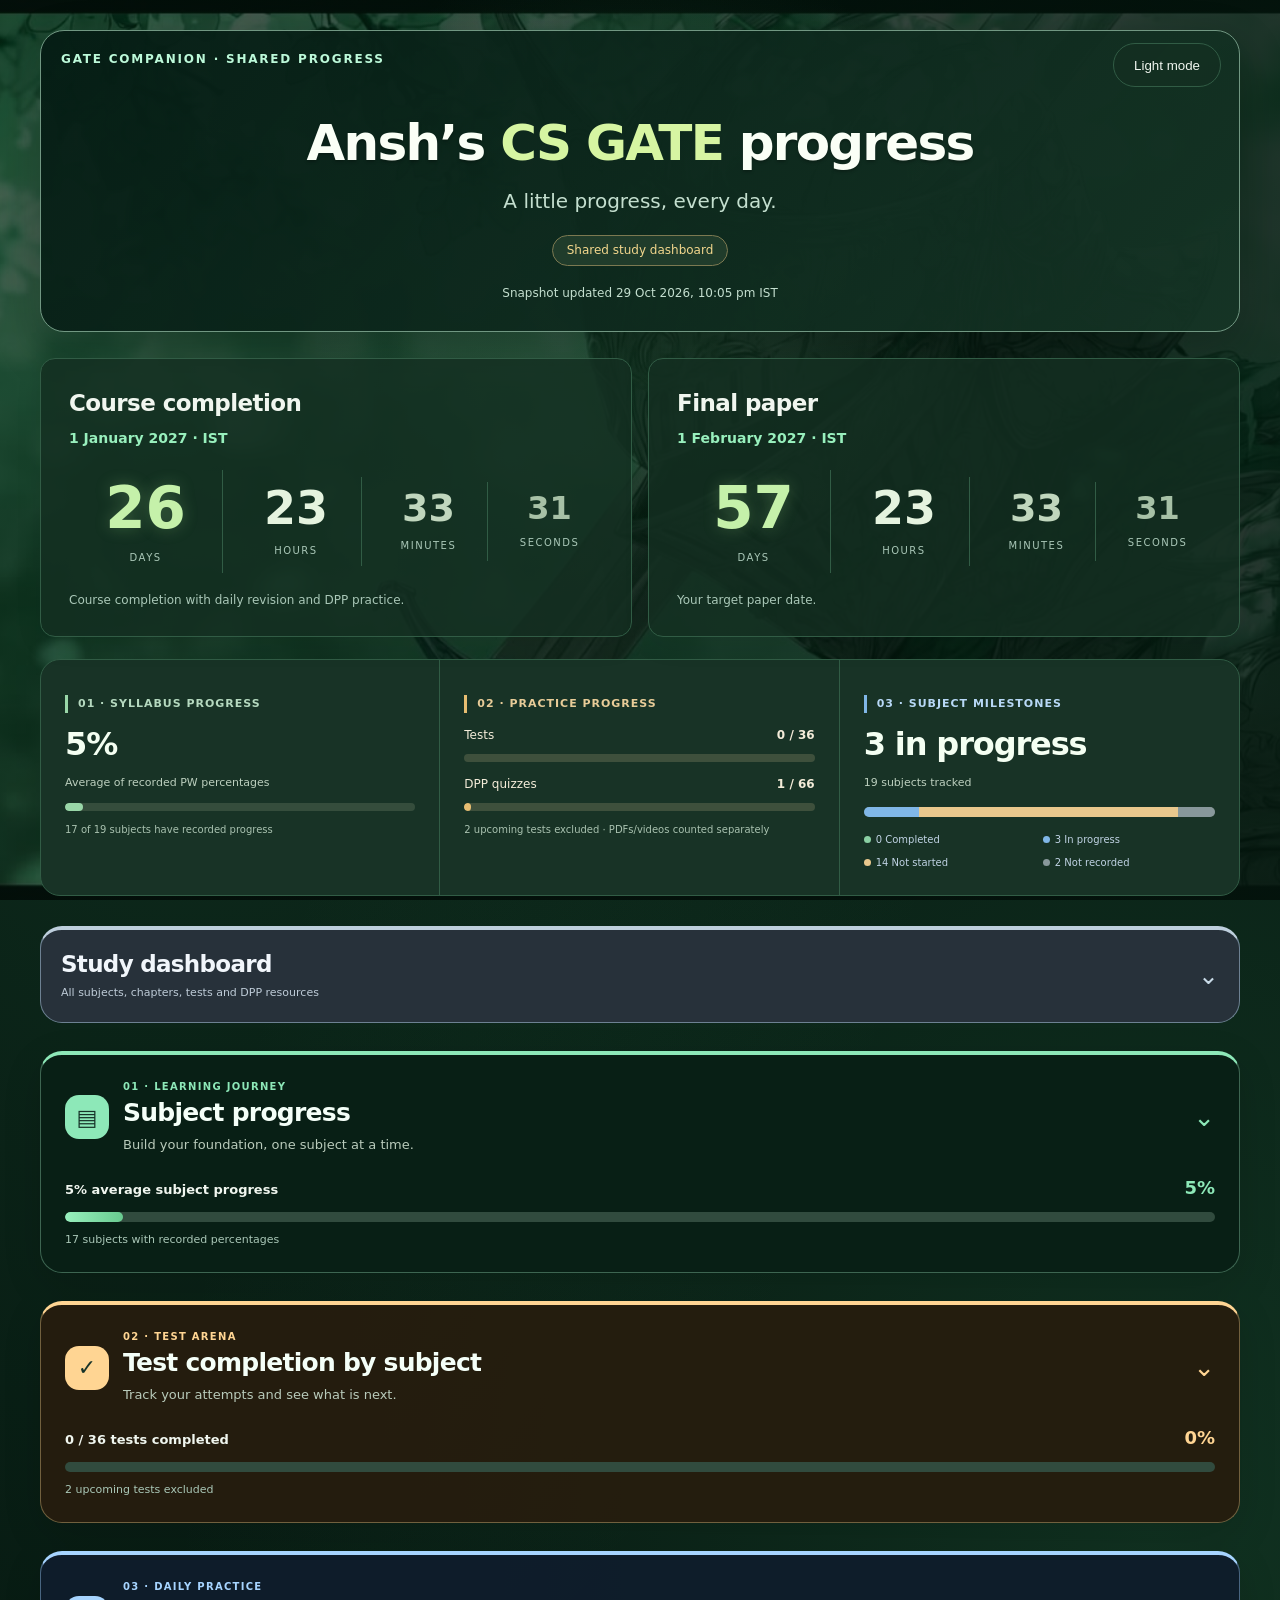
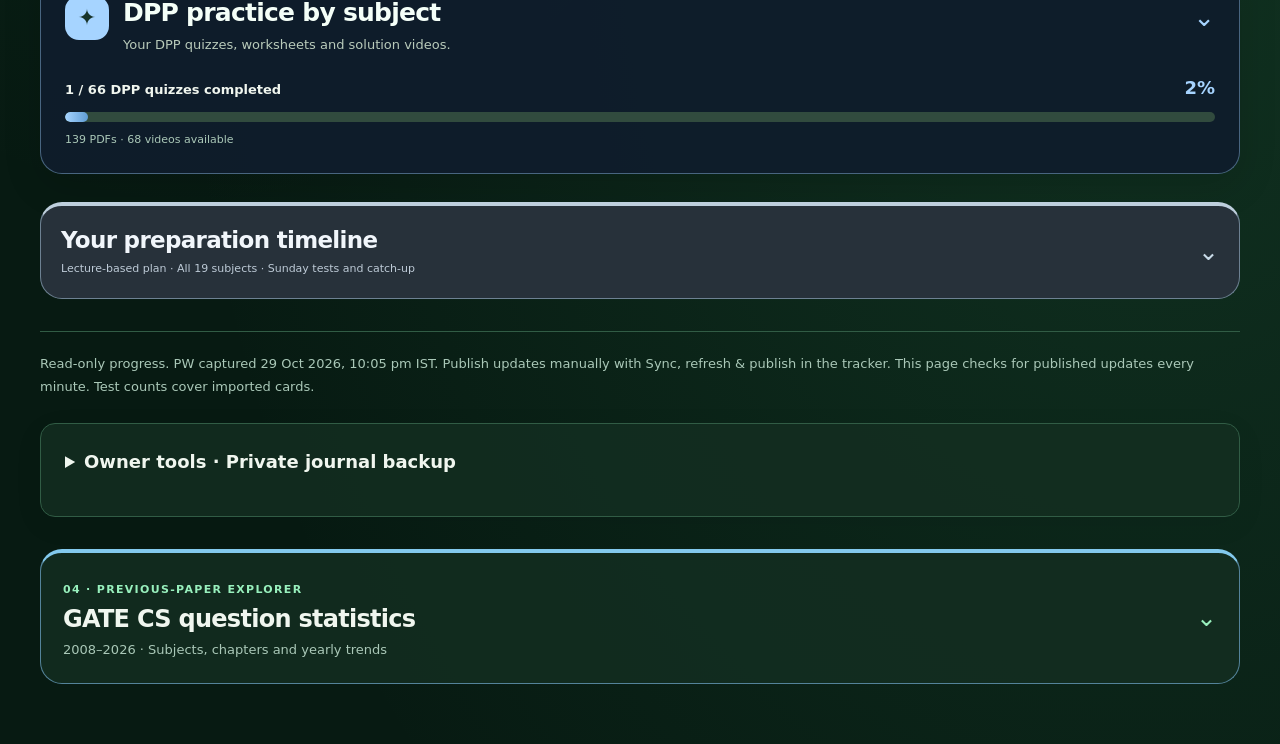
<file: docs/index.html>
<!doctype html>
<html lang="en"><head><script src="./study-cloud.js" defer></script><meta charset="utf-8"><meta name="viewport" content="width=device-width,initial-scale=1"><title>Ansh’s CS GATE progress</title><meta name="description" content="Ansh’s shared CS GATE subject progress and test completion snapshot."><style>
:root{color-scheme:dark;--bg:#101916;--surface:#1b2923;--ink:#e5efe9;--muted:#a9bdb1;--line:#344b3e;--accent:#75d3ac;--track:#34483c}html[data-theme=light]{color-scheme:light;--bg:#f1f6f2;--surface:#fff;--ink:#183c2c;--muted:#577565;--line:#d5e4d9;--accent:#247957;--track:#deebe2}*{box-sizing:border-box}body{margin:0;background:var(--bg);color:var(--ink);font:16px/1.6 system-ui,sans-serif}main{max-width:1080px;margin:auto;padding:36px 20px 60px}header{display:flex;justify-content:space-between;align-items:start;gap:20px}h1{font-size:clamp(26px,5vw,40px);line-height:1.2;margin:8px 0}h2{margin-top:32px}h3{margin:0;font-size:16px}.eyebrow{color:var(--accent);font-size:12px;font-weight:800;letter-spacing:.12em}.muted{color:var(--muted)}button{border:1px solid var(--line);border-radius:10px;background:var(--surface);color:var(--ink);padding:10px 14px;cursor:pointer;white-space:nowrap}.grid{display:grid;grid-template-columns:repeat(auto-fit,minmax(230px,1fr));gap:14px}.card{background:var(--surface);border:1px solid var(--line);padding:20px;border-radius:16px}.stat{font-size:32px;font-weight:800}.row{display:flex;justify-content:space-between;gap:14px;align-items:start}.percent{color:var(--accent);font-weight:750;white-space:nowrap}.track{height:10px;background:var(--track);border-radius:10px;overflow:hidden;margin:14px 0 6px}.fill{height:100%;background:var(--accent);border-radius:10px}small{color:var(--muted)}footer{margin-top:32px;color:var(--muted);font-size:13px}
</style></head><body><main><header><div><div class="eyebrow">GATE COMPANION · SHARED PROGRESS</div><h1>Ansh’s CS GATE progress</h1><p class="muted" id="updated">Loading shared snapshot…</p></div><button id="theme" type="button">Light mode</button></header><div class="grid" id="summary"></div><h2>Subject progress</h2><div class="grid" id="subjects"></div><h2>Test completion by subject</h2><div class="grid" id="tests"></div><section aria-labelledby="dpp-heading"><h2 id="dpp-heading">DPP practice by subject</h2><p class="muted dpp-note" id="dpp-captured"></p><div class="grid" id="dpp-summary"></div><div class="grid" id="dpp-subjects"></div></section><footer id="note">Read-only snapshot. Changes in the private tracker appear here after a new snapshot is published.</footer></main><script>
const designStyle=document.createElement('style');
designStyle.textContent=`
:root{--bg:#071a12;--surface:rgba(20,47,34,.82);--ink:#f0f6ef;--muted:#aac8b8;--line:#315c45;--accent:#98f0bd;--track:#314b3e;--glow:rgba(67,175,111,.16);--gold:#ecd087}
html[data-theme=light]{--bg:#559775;--surface:rgba(220,242,218,.91);--ink:#143c29;--muted:#5c7766;--line:#c4dcca;--accent:#268551;--track:#e1eadf;--glow:rgba(97,185,126,.19);--gold:#8b651b}
html[data-theme=light] header h1,html[data-theme=light] h2{color:#f2fff0;text-shadow:0 2px 10px rgba(4,35,17,.6)}html[data-theme=light] header .muted,html[data-theme=light] header .eyebrow,html[data-theme=light] footer{color:#e2f9e0;text-shadow:0 1px 6px rgba(4,35,17,.7)}body{transition:background-color .4s,color .4s;background-image:radial-gradient(ellipse at 15% 0%,var(--glow),transparent 55%),radial-gradient(ellipse at 90% 65%,var(--glow),transparent 60%)}
.ambient{position:fixed;inset:0;pointer-events:none;z-index:0;overflow:hidden;background:linear-gradient(rgba(4,22,14,.65),rgba(4,22,14,.86)),url('./assets/green-knight.jpg') center 62%/cover no-repeat}main{position:relative;z-index:1}.ambient:before{content:"";position:absolute;inset:0;background-image:radial-gradient(var(--line) .7px,transparent .7px);background-size:28px 28px;opacity:.15}.ambient:after{content:"";position:absolute;inset:0;background:radial-gradient(450px circle at var(--pointer-x,50%) var(--pointer-y,30%),var(--glow),transparent 75%);transition:opacity .4s}html[data-theme=light] .ambient{background-image:linear-gradient(rgba(103,182,132,.22),rgba(35,92,58,.38)),url('./assets/green-knight.jpg')}@media(max-width:520px){.ambient{background-position:center center}}
main{max-width:1240px;padding-top:30px}header{position:relative;display:block;text-align:center;padding:56px 0 30px}header .eyebrow{position:absolute;top:0;left:0;letter-spacing:.15em}#theme{position:absolute;top:-5px;right:0;border-radius:999px;padding:10px 20px}
h1{font-size:clamp(30px,4.5vw,50px);letter-spacing:-.035em;margin:12px 0}h1 span{color:var(--accent)}html[data-theme=light] h1 span{color:#e6ffb8;text-shadow:0 2px 10px rgba(4,35,17,.85)}.tagline{font-size:20px;margin:8px 0 18px}.shared-badge{display:inline-block;border:1px solid var(--line);border-radius:999px;color:var(--gold);background:var(--surface);padding:5px 14px;font-size:12px}#updated{font-size:12px;margin:18px 0 0}
.grid{gap:16px}.card{position:relative;backdrop-filter:none;-webkit-backdrop-filter:none;border-radius:15px;box-shadow:0 8px 30px rgba(0,0,0,.06);transition:transform .2s,border-color .2s,box-shadow .2s}@media(hover:hover) and (pointer:fine){.card:hover{transform:translateY(-3px);border-color:var(--accent);box-shadow:0 12px 34px var(--glow)}}
.countdown-grid{grid-template-columns:repeat(2,minmax(0,1fr))}.countdown-card{padding:26px 28px}.countdown-card h3{font-size:23px;letter-spacing:-.025em}.countdown-card .percent{margin:5px 0 20px;font-size:14px}.countdown-units{display:grid;grid-template-columns:repeat(4,1fr);margin:18px 0}.countdown-unit{text-align:center;border-right:1px solid var(--line)}.countdown-unit:last-child{border:0}.countdown-unit strong{display:block;font-size:38px;line-height:1.2;font-variant-numeric:tabular-nums}.countdown-unit span{font-size:10px;letter-spacing:.15em;text-transform:uppercase;color:var(--muted)}.countdown-card .muted{font-size:12px;margin-bottom:0}
#summary{border:1px solid var(--line);border-radius:15px;background:var(--surface);gap:0;margin-bottom:34px}#summary .card{border:0;border-right:1px solid var(--line);border-radius:0;background:transparent;box-shadow:none;margin:18px 0;padding:0 26px}#summary .card:last-child{border:0}.stat{letter-spacing:-.035em}h2{font-size:23px;letter-spacing:-.03em;margin:30px 0 15px}#subjects,#tests{grid-template-columns:repeat(3,minmax(0,1fr))}.row h3{font-size:14px;line-height:1.45}.track{height:9px;margin-top:18px}.fill{background:linear-gradient(90deg,var(--accent),#69ca90)}.status-pill{display:inline-block;font-size:11px;border-radius:999px;padding:2px 9px;border:1px solid var(--line);margin-top:5px}.status-pill.active{color:var(--accent)}.status-pill.pending{color:var(--gold)}footer{border-top:1px solid var(--line);padding-top:20px;line-height:1.8}
button:focus-visible{outline:3px solid var(--accent);outline-offset:3px}@media(max-width:760px){#subjects,#tests{grid-template-columns:repeat(2,minmax(0,1fr))}.countdown-card{padding:20px}.countdown-unit strong{font-size:26px}#summary .card{padding:0 15px}header .eyebrow{font-size:10px}}
@media(max-width:520px){.countdown-grid,#subjects,#tests{grid-template-columns:1fr}#summary{grid-template-columns:1fr}#summary .card{border:0;margin:12px 0}header{padding-top:70px}.tagline{font-size:16px}.countdown-unit strong{font-size:32px}}
.dpp-note{color:var(--ink);background:var(--surface);border:1px solid var(--line);padding:12px 16px;border-radius:12px;font-size:13px}#dpp-summary{margin-bottom:16px}#dpp-subjects{grid-template-columns:repeat(3,minmax(0,1fr))}.dpp-assets{display:flex;flex-wrap:wrap;gap:8px;margin-top:14px}.dpp-assets span{padding:4px 10px;border-radius:8px;background:var(--track);font-size:12px}#dpp-subjects h3{overflow-wrap:anywhere}.grid>*{min-width:0}.row{flex-wrap:wrap}button{min-height:44px}header .eyebrow{max-width:calc(100% - 145px);overflow-wrap:anywhere}@media(max-width:760px){#dpp-subjects{grid-template-columns:repeat(2,minmax(0,1fr))}}@media(max-width:520px){main{padding:24px 14px 40px}#dpp-subjects,#dpp-summary{grid-template-columns:1fr}.card{padding:17px}#theme{padding:9px 14px}header .eyebrow{line-height:1.5;max-width:calc(100% - 130px)}.countdown-units{grid-template-columns:repeat(4,minmax(0,1fr))}.countdown-unit strong{font-size:clamp(24px,7vw,32px)}h2{font-size:21px}}
@media(prefers-reduced-motion:reduce){*{transition:none!important}.card:hover{transform:none}.ambient:after{display:none}}
`;
document.head.append(designStyle);
const ambient=document.createElement('div');ambient.className='ambient';ambient.setAttribute('aria-hidden','true');document.body.prepend(ambient);
const knightArt=document.createElement('div');knightArt.className='knight-art';ambient.prepend(knightArt);
const rotationStyle=document.createElement('style');rotationStyle.textContent='.ambient,html[data-theme=light] .ambient{background-image:none}.knight-art{position:absolute;left:50%;top:50%;width:100vh;height:100vw;background:linear-gradient(rgba(4,22,14,.65),rgba(4,22,14,.86)),url("./assets/green-knight.jpg") center/cover no-repeat;transform:translate(-50%,-50%) rotate(-90deg)}html[data-theme=light] .knight-art{background-image:linear-gradient(rgba(103,182,132,.22),rgba(35,92,58,.38)),url("./assets/green-knight.jpg")}';document.head.append(rotationStyle);
document.querySelector('h1').innerHTML='Ansh’s <span>CS GATE</span> progress';
const tagline=el('p','A little progress, every day.','muted tagline');document.querySelector('h1').after(tagline);
const badge=el('span','Shared study dashboard','shared-badge');tagline.after(badge);
let pointerFrame;
if(matchMedia('(pointer:fine)').matches&&!matchMedia('(prefers-reduced-motion:reduce)').matches){window.addEventListener('pointermove',e=>{cancelAnimationFrame(pointerFrame);pointerFrame=requestAnimationFrame(()=>{ambient.style.setProperty('--pointer-x',e.clientX+'px');ambient.style.setProperty('--pointer-y',e.clientY+'px')})},{passive:true});}
const themeButton=document.getElementById('theme');
function theme(value){document.documentElement.dataset.theme=value;themeButton.textContent=value==='dark'?'Light mode':'Dark mode';themeButton.setAttribute('aria-label','Switch to '+(value==='dark'?'light':'dark')+' mode');}
try{theme(localStorage.getItem('shared-progress-theme')||'dark')}catch{theme('dark')}
themeButton.onclick=()=>{const value=document.documentElement.dataset.theme==='dark'?'light':'dark';theme(value);try{localStorage.setItem('shared-progress-theme',value)}catch{}};
function el(tag,text,className){const e=document.createElement(tag);if(text!==undefined)e.textContent=text;if(className)e.className=className;return e}
function renderPreparationSummary(data){
 const area=document.getElementById('summary');area.replaceChildren();const tracked=data.subjects.filter(s=>s.progress!==null);const average=tracked.length?Math.round(tracked.reduce((n,s)=>n+s.progress,0)/tracked.length):0;
 const create=(label,cls)=>{const c=el('section',undefined,'prep-card '+cls);c.append(el('p',label,'prep-label'));return c};
 const bar=(parent,value,label)=>{const track=el('div',undefined,'prep-track');track.setAttribute('role','progressbar');track.setAttribute('aria-label',label);track.setAttribute('aria-valuemin','0');track.setAttribute('aria-valuemax','100');track.setAttribute('aria-valuenow',String(value));const fill=el('div',undefined,'prep-fill');fill.style.width=value+'%';track.append(fill);parent.append(track)};
 const syllabus=create('01 · Syllabus progress','');syllabus.append(el('div',average+'%','prep-value'),el('p','Average of recorded PW percentages','prep-detail'));bar(syllabus,average,'Average syllabus progress');syllabus.append(el('p',tracked.length+' of '+data.subjects.length+' subjects have recorded progress','prep-note'));
 const practice=create('02 · Practice progress','practice-card');const row=(name,done,total)=>{const r=el('div',undefined,'prep-line');r.append(el('span',name),el('strong',done+' / '+total));practice.append(r);bar(practice,total?Math.round(done/total*100):0,name+' completion')};row('Tests',data.tests.completed,data.tests.available);row('DPP quizzes',data.dpp?.completed||0,data.dpp?.available||0);practice.append(el('p',data.tests.upcoming+' upcoming tests excluded · PDFs/videos counted separately','prep-note'));
 const groups=[{label:'Completed',n:data.subjects.filter(s=>s.progress===100).length,color:'#8ad0a3'},{label:'In progress',n:data.subjects.filter(s=>s.progress!==null&&s.progress>0&&s.progress<100).length,color:'#80b7e7'},{label:'Not started',n:data.subjects.filter(s=>s.progress===0).length,color:'#e9c88d'},{label:'Not recorded',n:data.subjects.filter(s=>s.progress===null).length,color:'#88989b'}];
 const milestones=create('03 · Subject milestones','milestone-card');milestones.append(el('div',groups[1].n+' in progress','prep-value'),el('p',data.subjects.length+' subjects tracked','prep-detail'));const segmented=el('div',undefined,'milestone-bar');segmented.setAttribute('aria-label',groups.map(g=>g.n+' '+g.label.toLowerCase()).join(', '));for(const g of groups){const part=el('span');part.style.width=g.n/data.subjects.length*100+'%';part.style.background=g.color;segmented.append(part)}milestones.append(segmented);const legend=el('div',undefined,'legend');for(const g of groups){const entry=el('span');const dot=el('i');dot.style.background=g.color;entry.append(dot,document.createTextNode(g.n+' '+g.label));legend.append(entry)}milestones.append(legend);area.append(syllabus,practice,milestones);
}

function stat(label,value,detail){const c=el('section',undefined,'card');c.append(el('div',label,'muted'),el('div',value,'stat'),el('small',detail));return c}
function card(name,percent,label,detail){const c=el('section',undefined,'card');const row=el('div',undefined,'row');row.append(el('h3',name),el('span',label,'percent'));c.append(row);const bar=el('div',undefined,'track');bar.setAttribute('role','progressbar');bar.setAttribute('aria-label',name+' progress');bar.setAttribute('aria-valuemin','0');bar.setAttribute('aria-valuemax','100');if(percent!==null)bar.setAttribute('aria-valuenow',String(percent));else bar.setAttribute('aria-valuetext','Not recorded');const fill=el('div',undefined,'fill');fill.style.width=(percent||0)+'%';bar.append(fill);c.append(bar,el('small',detail,'status-pill '+(detail==='In progress'||detail==='Completed'?'active':'pending')));return c}
const countdownGrid=el('div',undefined,'grid countdown-grid');countdownGrid.style.marginBottom='18px';document.getElementById('summary').before(countdownGrid);
const deadlines=[{title:'Course completion',date:'1 January 2027',target:'2027-01-01T00:00:00+05:30',detail:'Course completion with daily revision and DPP practice.'},{title:'Final paper',date:'1 February 2027',target:'2027-02-01T00:00:00+05:30',detail:'Your target paper date.'}];
const countdownViews=deadlines.map(d=>{const c=el('section',undefined,'card countdown-card');const timer=el('div',undefined,'countdown-units');timer.setAttribute('role','timer');timer.setAttribute('aria-label',d.title+' countdown');const values=['Days','Hours','Minutes','Seconds'].map(unit=>{const cell=el('div',undefined,'countdown-unit');const number=el('strong','—');cell.append(number,el('span',unit));timer.append(cell);return number});c.append(el('h3',d.title),el('p',d.date+' · IST','percent'),timer,el('p',d.detail,'muted'));countdownGrid.append(c);return {d,timer,values}});
function updateCountdowns(){countdownViews.forEach(({d,timer,values})=>{const t=Math.max(0,Math.ceil((Date.parse(d.target)-Date.now())/1000));const parts=[Math.floor(t/86400),Math.floor(t%86400/3600),Math.floor(t%3600/60),t%60];values.forEach((v,i)=>v.textContent=String(parts[i]).padStart(2,'0'));if(!t)timer.setAttribute('aria-label',d.title+' target date reached')})}
updateCountdowns();setInterval(updateCountdowns,1000);
let lastSnapshot='';
function refreshSnapshot(){return fetch('./progress.json',{cache:'no-store'}).then(r=>{if(!r.ok)throw Error();return r.json()}).then(data=>{
const signature=JSON.stringify(data);if(signature===lastSnapshot)return;lastSnapshot=signature;
['summary','subjects','tests','dpp-summary','dpp-subjects'].forEach(id=>document.getElementById(id).replaceChildren());
const recorded=data.subjects.filter(s=>s.progress!==null);const avg=recorded.length?Math.round(recorded.reduce((a,s)=>a+s.progress,0)/recorded.length):0;
const format=v=>new Date(v).toLocaleString('en-IN',{dateStyle:'medium',timeStyle:'short',timeZone:'Asia/Kolkata'})+' IST';
document.getElementById('updated').textContent='Snapshot updated '+format(data.updatedAt);
renderPreparationSummary(data);
data.subjects.forEach(s=>document.getElementById('subjects').append(card(s.name,s.progress,s.progress===null?'—':s.progress+'%',s.progress===null?'Not recorded':s.progress===100?'Completed':s.progress===0?'Not started':'In progress')));
data.tests.groups.forEach(g=>document.getElementById('tests').append(card(g.subject,g.available?Math.round(g.completed/g.available*100):0,g.completed+' / '+g.available,'Tests completed'+(g.upcoming?' · '+g.upcoming+' upcoming':''))));
if(data.dpp){
 const d=data.dpp;
 document.getElementById('dpp-captured').textContent='DPP capture: '+format(d.capturedAt)+'. New DPPs are added as units finish. PDF/video counts are available resources; completion is not supplied by PW.';
 document.getElementById('dpp-summary').append(stat('DPP quizzes completed',d.completed+' / '+d.available,d.percent+'% of released quizzes'),stat('DPP PDFs',String(d.pdfs),'Worksheets and discussion notes'),stat('Solution videos',String(d.videos),'Available DPP discussions'));
 d.groups.forEach(g=>{const c=card(g.subject,g.available?Math.round(g.completed/g.available*100):0,g.completed+' / '+g.available,'DPP quizzes completed');const assets=el('div',undefined,'dpp-assets');assets.append(el('span',g.pdfs+' PDFs'),el('span',g.videos+' videos'));c.append(assets);document.getElementById('dpp-subjects').append(c)});
}else{document.getElementById('dpp-captured').textContent='No DPP snapshot published yet.';}
updateSectionTotals(data);
document.getElementById('note').textContent='Read-only progress. PW captured '+(data.pwCapturedAt?format(data.pwCapturedAt):'not yet')+'. Publish updates manually with Sync, refresh & publish in the tracker. This page checks for published updates every minute. Test counts cover imported cards.';
}).catch(()=>{if(!lastSnapshot)document.getElementById('updated').textContent='The snapshot could not be loaded. Please refresh this page.'});}
refreshSnapshot();setInterval(refreshSnapshot,60000);window.addEventListener('focus',refreshSnapshot);
</script>
<style id="section-identities">
.dashboard-section{padding:0!important;overflow:hidden}.section-toggle{list-style:none;cursor:pointer;padding:24px;touch-action:manipulation}.section-toggle::-webkit-details-marker{display:none}.section-toggle-top{display:flex;align-items:center;justify-content:space-between;gap:14px}.section-toggle .section-heading{margin-bottom:0}.section-chevron{flex-shrink:0;color:var(--section-color);font-size:26px;transition:transform .2s}.dashboard-section[open] .section-chevron{transform:rotate(180deg)}.section-total{margin-top:18px}.section-total-row{display:flex;justify-content:space-between;align-items:baseline;gap:12px}.section-total-label{font-size:13px;font-weight:650;color:var(--ink)}.section-total-percent{color:var(--section-color);font-size:18px}.section-total .track{margin:9px 0;height:10px}.section-total-detail{margin:0;color:var(--muted);font-size:11px}.section-contents{padding:0 24px 24px}.section-toggle:focus-visible{outline:3px solid var(--section-color);outline-offset:-6px}@media(max-width:520px){.section-toggle{padding:18px 14px}.section-contents{padding:0 12px 16px}.section-total-label{font-size:12px}.section-toggle-top{gap:8px}}
header{margin-bottom:26px;padding:70px 24px 28px;border:1px solid #719782;border-radius:24px;background:linear-gradient(130deg,rgba(5,28,20,.95),rgba(21,52,37,.92));box-shadow:0 18px 48px rgba(0,0,0,.22)}header .eyebrow{left:20px;top:19px;color:#bcf9d9!important;text-shadow:none!important}#theme{right:18px;top:12px}header h1,html[data-theme=light] header h1{color:#fafff6;text-shadow:0 2px 3px rgba(0,0,0,.25);font-weight:850}header h1 span,html[data-theme=light] header h1 span{color:#d6f5a2;text-shadow:none}header .muted,html[data-theme=light] header .muted{color:#c4dfcf;text-shadow:none}.shared-badge{background:#203c2b;color:#f3d78d;border-color:#7c7951}
.dashboard-section{--section-color:#8de8b8;margin:28px 0;padding:24px;border:1px solid #3d6551;border-top:4px solid var(--section-color);border-radius:22px;background:rgba(9,31,22,.94);box-shadow:0 12px 38px rgba(0,0,0,.14)}.dashboard-section.tests-section{--section-color:#ffd593;background:rgba(38,29,14,.95);border-color:#71603e;border-top-color:var(--section-color)}.dashboard-section.dpp-section{--section-color:#a6d4ff;background:rgba(15,29,44,.95);border-color:#486580;border-top-color:var(--section-color)}.section-heading{display:flex;align-items:center;gap:14px;margin-bottom:20px}.section-mark{width:44px;height:44px;flex-shrink:0;border-radius:14px;display:grid;place-items:center;background:var(--section-color);color:#173329;font-size:22px;font-weight:800}.section-copy{min-width:0}.section-kicker{margin:0;color:var(--section-color);font-size:10px;font-weight:800;letter-spacing:.13em;text-transform:uppercase}.dashboard-section h2,html[data-theme=light] .dashboard-section h2{color:#f4fff8;text-shadow:none;margin:3px 0 0;font-size:25px;line-height:1.2}.section-description{margin:7px 0 0;color:#b9cbbb;font-size:13px}.dashboard-section .card{background:rgba(26,52,37,.98)}.tests-section .card{background:rgba(57,45,25,.97);border-color:#71603e;border-radius:10px;border-left:3px solid #dfb773}.tests-section .fill{background:linear-gradient(90deg,#f8c67b,#b98236)}.tests-section .percent{color:#ffd593}.dpp-section .card{background:rgba(25,44,64,.98);border-color:#486580}.dpp-section .fill{background:linear-gradient(90deg,#a6d4ff,#5f9cd4)}.dpp-section .percent{color:#a6d4ff}.dpp-section .dpp-assets span{background:#294a64;color:#d5edff}.dpp-section .dpp-note{background:rgba(25,44,64,.98);color:#c6dcef;border-color:#486580}.dpp-section #dpp-summary .card{border-bottom:3px solid #80baf0}
html[data-theme=light] .dashboard-section{--section-color:#246e4b;background:rgba(222,242,226,.96);border-color:#8cb698;border-top-color:var(--section-color)}html[data-theme=light] .tests-section{--section-color:#976326;background:rgba(250,237,211,.97);border-color:#ceb88d;border-top-color:var(--section-color)}html[data-theme=light] .dpp-section{--section-color:#346998;background:rgba(224,237,249,.97);border-color:#a2bdd5;border-top-color:var(--section-color)}html[data-theme=light] .dashboard-section h2{color:#18382a}html[data-theme=light] .section-description{color:#4b6657}html[data-theme=light] .section-mark{color:#fff}html[data-theme=light] .dashboard-section .card{background:#f0faf0;border-color:#b5d4bb}html[data-theme=light] .tests-section .card{background:#fff8e9;border-color:#decba6}html[data-theme=light] .tests-section .percent{color:#835519}html[data-theme=light] .dpp-section .card{background:#f1f7ff;border-color:#bfd3e5}html[data-theme=light] .dpp-section .percent{color:#285c8e}html[data-theme=light] .dpp-section .dpp-note{background:#f1f7ff;color:#3e607b;border-color:#bfd3e5}html[data-theme=light] .dpp-section .dpp-assets span{background:#dbeafa;color:#2b5577}
@media(max-width:520px){header{padding:86px 14px 24px;border-radius:18px}header .eyebrow{left:14px;top:16px}#theme{right:12px;top:12px}.dashboard-section{padding:16px 12px;border-radius:18px;margin:22px 0}.section-heading{gap:10px}.section-mark{width:37px;height:37px;font-size:19px;border-radius:11px}.dashboard-section h2{font-size:21px}.section-description{font-size:12px}.section-kicker{font-size:9px}.dashboard-section .card{padding:16px}.row{gap:8px}}
</style>
<script>
function distinguishSection(gridId,className,mark,kicker,description){
 const grid=document.getElementById(gridId),heading=gridId==='dpp-subjects'?document.getElementById('dpp-heading'):grid.previousElementSibling;
 let section;
 if(gridId==='dpp-subjects')section=heading.parentElement;
 else{section=document.createElement('section');heading.before(section);section.append(heading,grid);heading.id=gridId+'-heading';section.setAttribute('aria-labelledby',heading.id)}
 section.className='dashboard-section '+className;
 const block=document.createElement('div');block.className='section-heading';
 const icon=document.createElement('span');icon.className='section-mark';icon.setAttribute('aria-hidden','true');icon.textContent=mark;
 const copy=document.createElement('div');copy.className='section-copy';const label=document.createElement('p');label.className='section-kicker';label.textContent=kicker;
 const detail=document.createElement('p');detail.className='section-description';detail.textContent=description;
 heading.before(block);copy.append(label,heading,detail);block.append(icon,copy);
 const collapse=document.createElement('details');collapse.className=section.className;collapse.setAttribute('aria-labelledby',heading.id);
 const toggle=document.createElement('summary');toggle.className='section-toggle';
 const top=document.createElement('div');top.className='section-toggle-top';const chevron=document.createElement('span');chevron.className='section-chevron';chevron.setAttribute('aria-hidden','true');chevron.textContent='⌄';top.append(block,chevron);
 const progress=document.createElement('div');progress.className='section-total';progress.id=gridId+'-total';progress.append(el('p','Loading progress…','section-total-label'));
 toggle.append(top,progress);const contents=document.createElement('div');contents.className='section-contents';
 for(const child of [...section.children])contents.append(child);
 collapse.append(toggle,contents);section.replaceWith(collapse);
}
function updateSectionTotals(data){
 const recorded=data.subjects.filter(s=>s.progress!==null);
 const average=recorded.length?Math.round(recorded.reduce((sum,s)=>sum+s.progress,0)/recorded.length):null;
 const entries=[['subjects',average,average===null?'Subject progress not recorded':average+'% average subject progress',recorded.length+' subjects with recorded percentages'],['tests',data.tests.percent,data.tests.completed+' / '+data.tests.available+' tests completed',data.tests.upcoming+' upcoming tests excluded'],['dpp-subjects',data.dpp?.percent??null,data.dpp?data.dpp.completed+' / '+data.dpp.available+' DPP quizzes completed':'DPP progress not published',data.dpp?data.dpp.pdfs+' PDFs · '+data.dpp.videos+' videos available':'Publish a DPP snapshot to see progress']];
 for(const [id,value,label,detail] of entries){
  const target=document.getElementById(id+'-total');if(!target)continue;target.replaceChildren();
  const row=el('div',undefined,'section-total-row');row.append(el('span',label,'section-total-label'),el('strong',value===null?'—':value+'%','section-total-percent'));
  const bar=el('div',undefined,'track');bar.setAttribute('role','progressbar');bar.setAttribute('aria-label',id==='subjects'?'Overall subject progress':id==='tests'?'Overall test completion':'Overall DPP quiz completion');bar.setAttribute('aria-valuemin','0');bar.setAttribute('aria-valuemax','100');if(value!==null)bar.setAttribute('aria-valuenow',String(value));else bar.setAttribute('aria-valuetext','Not recorded');const fill=el('div',undefined,'fill');fill.style.width=(value??0)+'%';bar.append(fill);
  target.append(row,bar,el('p',detail,'section-total-detail'));
 }
}
distinguishSection('subjects','subjects-section','▤','01 · Learning journey','Build your foundation, one subject at a time.');
const dashboardSection=document.createElement('details');dashboardSection.className='added-dashboard';dashboardSection.setAttribute('aria-labelledby','added-dashboard-title');
const dashboardHeading=el('h2','Study dashboard');dashboardHeading.id='added-dashboard-title';
const dashboardNote=el('p','Explore subjects, chapters, tests and every DPP resource in one place.','added-dashboard-note');
const dashboardFrame=document.createElement('iframe');dashboardFrame.id='study-dashboard-frame';dashboardFrame.title='Complete study progress dashboard';dashboardFrame.src='./dashboard.html';dashboardFrame.style.height='760px';dashboardFrame.setAttribute('scrolling','no');
const dashboardToggle=document.createElement('summary');dashboardToggle.className='added-dashboard-toggle';
const dashboardLabel=document.createElement('div');dashboardLabel.append(dashboardHeading,el('p','All subjects, chapters, tests and DPP resources','added-dashboard-toggle-note'));
dashboardToggle.append(dashboardLabel,el('span','⌄','added-dashboard-chevron'));
const dashboardContents=document.createElement('div');dashboardContents.className='added-dashboard-content';dashboardContents.append(dashboardNote,dashboardFrame);dashboardSection.append(dashboardToggle,dashboardContents);document.querySelector('details.subjects-section').before(dashboardSection);
function sendDashboardTheme(){dashboardFrame.contentWindow?.postMessage({source:'study-dashboard-theme',theme:document.documentElement.dataset.theme||'dark'},location.origin)}
dashboardFrame.addEventListener('load',sendDashboardTheme);dashboardSection.addEventListener('toggle',()=>{if(dashboardSection.open){sendDashboardTheme();dashboardFrame.contentWindow?.postMessage({source:'study-dashboard-resize'},location.origin)}});new MutationObserver(sendDashboardTheme).observe(document.documentElement,{attributes:true,attributeFilter:['data-theme']});
window.addEventListener('message',event=>{if(event.origin!==location.origin||event.source!==dashboardFrame.contentWindow||event.data?.source!=='study-dashboard-height')return;const height=Number(event.data.height);if(Number.isFinite(height)&&height>0)dashboardFrame.style.height=Math.min(3000,Math.max(450,height+4))+'px'});
distinguishSection('tests','tests-section','✓','02 · Test arena','Track your attempts and see what is next.');
distinguishSection('dpp-subjects','dpp-section','✦','03 · Daily practice','Your DPP quizzes, worksheets and solution videos.');
</script>
<style id="mobile-rendering-fix">
html{-webkit-text-size-adjust:100%;text-size-adjust:100%}body{min-width:0}main{width:100%;min-width:0}.dashboard-section{overflow:visible}.section-contents,.section-toggle,.grid,.card{min-width:0}.section-toggle{border-radius:18px}.row h3,.section-copy h2{overflow-wrap:anywhere}
@media(hover:none),(pointer:coarse){.card,.card:hover{transform:none;transition:none;backdrop-filter:none;-webkit-backdrop-filter:none}.ambient:before,.ambient:after{display:none}.dashboard-section{box-shadow:none}.knight-art{width:100svh;height:100vw}.section-contents{height:auto;max-height:none;overflow:visible}}
@media(max-width:520px){#subjects,#tests,#dpp-subjects,#dpp-summary{grid-template-columns:minmax(0,1fr)}.section-toggle{padding:18px 14px}.section-copy h2{font-size:21px;line-height:1.3}.card{height:auto;max-height:none}.section-total-row{flex-wrap:wrap}.section-total-percent{flex-shrink:0}}
</style>
<style id="added-dashboard-only">.added-dashboard{margin:28px 0;padding:0;border:1px solid var(--line);border-radius:22px;background:var(--surface)}.added-dashboard-toggle h2,html[data-theme=light] .added-dashboard-toggle h2{margin:0 0 6px;color:var(--ink);text-shadow:none;font-size:23px}.added-dashboard-note{margin:0 0 14px;font-size:12px;color:var(--muted)}#study-dashboard-frame{display:block;width:100%;border:0;border-radius:14px;background:#101d19;min-height:450px}@media(max-width:520px){.added-dashboard{padding:0;border-radius:18px}.added-dashboard-toggle h2{font-size:21px}}</style><style id="dashboard-dropdown-only">.added-dashboard-toggle{list-style:none;cursor:pointer;display:flex;align-items:center;justify-content:space-between;gap:16px;padding:20px}.added-dashboard-toggle::-webkit-details-marker{display:none}.added-dashboard-toggle h2{margin:0;font-size:23px;line-height:1.3}.added-dashboard-toggle-note{margin:5px 0 0;color:var(--muted);font-size:11px}.added-dashboard-chevron{color:var(--accent);font-size:25px}.added-dashboard[open] .added-dashboard-chevron{transform:rotate(180deg)}.added-dashboard-content{padding:0 20px 20px}.added-dashboard-toggle:focus-visible{outline:3px solid var(--accent);outline-offset:-5px}@media(max-width:520px){.added-dashboard-toggle{padding:18px 16px}.added-dashboard-content{padding:0 8px 12px}.added-dashboard-toggle h2{font-size:21px}}</style><style>
#summary{display:grid;grid-template-columns:repeat(3,minmax(0,1fr));gap:14px;border:0;background:none;margin:22px 0 30px}#summary .prep-card{margin:0;padding:20px;background:#183326;border:1px solid #456b50;border-radius:16px;min-width:0}#summary .practice-card{background:#352b19;border-color:#75613b}#summary .milestone-card{background:#1b3043;border-color:#4b6983}.prep-label{font-size:11px;letter-spacing:.09em;text-transform:uppercase;font-weight:750;color:#b5d9bf}.practice-card .prep-label{color:#e8cc98}.milestone-card .prep-label{color:#b8d9f7}.prep-value{font-size:36px;font-weight:800;line-height:1.2;margin:12px 0 10px;letter-spacing:-.035em;color:#f4fff2}.prep-detail{font-size:11px;color:#bdd0bf}.prep-line{display:flex;justify-content:space-between;gap:10px;font-size:12px;color:#f4ecd9;margin-top:13px}.prep-track{height:8px;border-radius:8px;background:#354d3c;overflow:hidden;margin:9px 0 10px}.prep-fill{height:100%;background:#99d7a8;border-radius:8px}.practice-card .prep-track{background:#54462e}.practice-card .prep-fill{background:#f2c476}.milestone-bar{display:flex;height:10px;overflow:hidden;border-radius:9px;margin:15px 0;background:#456176}.milestone-bar span{height:100%}.legend{display:grid;grid-template-columns:1fr 1fr;gap:7px;font-size:10px;color:#c0d3e4}.legend i{display:inline-block;width:7px;height:7px;border-radius:50%;margin-right:5px}.summary-preview-note{border:1px dashed var(--line);border-radius:10px;background:var(--surface);color:var(--ink);padding:10px 14px;font-size:12px;margin:12px 0}.prep-note{margin-top:11px;font-size:10px;color:#a9c2b0}.milestone-card .prep-note{color:#acc5da}
html[data-theme=light] #summary .prep-card{background:#e5f2df;border-color:#a8c4a3}html[data-theme=light] #summary .practice-card{background:#fff1d7;border-color:#d3b982}html[data-theme=light] #summary .milestone-card{background:#e1eefb;border-color:#a6c2da}html[data-theme=light] .prep-value{color:#213e2a}html[data-theme=light] .prep-label{color:#46704b}html[data-theme=light] .practice-card .prep-label{color:#916522}html[data-theme=light] .milestone-card .prep-label{color:#42688b}html[data-theme=light] .prep-detail,html[data-theme=light] .prep-note{color:#526e55}html[data-theme=light] .prep-line{color:#6f5125}html[data-theme=light] .legend,html[data-theme=light] .milestone-card .prep-note{color:#4a6986}html[data-theme=light] .prep-track{background:#c4d9bd}html[data-theme=light] .practice-card .prep-track{background:#e8d8b6}
@media(max-width:680px){#summary{grid-template-columns:1fr}#summary .prep-card{padding:17px}.prep-value{font-size:30px;margin:9px 0}.legend{grid-template-columns:repeat(2,1fr)}}
</style><style>#summary{gap:0;border:1px solid var(--line);border-radius:20px;overflow:hidden;background:#183326}#summary .prep-card,#summary .practice-card,#summary .milestone-card{border:0;border-radius:0;background:transparent;border-right:1px solid var(--line);padding:24px}#summary .prep-card:last-child{border-right:0}html[data-theme=light] #summary{background:#edf3e3}html[data-theme=light] #summary .prep-card,html[data-theme=light] #summary .practice-card,html[data-theme=light] #summary .milestone-card{background:transparent;border-color:#bacfb4}.practice-card .prep-track{background:#3e503c}.practice-card .prep-fill{background:#e6bd71}.milestone-bar{background:#405541}.prep-value{font-size:32px}.prep-label{padding-left:10px;border-left:3px solid #99d7a8}.practice-card .prep-label{border-color:#e6bd71}.milestone-card .prep-label{border-color:#80b7e7}@media(max-width:680px){#summary .prep-card{border-right:0;border-bottom:1px solid var(--line);padding:18px}#summary .prep-card:last-child{border-bottom:0}}</style><style>.added-dashboard{background:#27313a;border-color:#6d8192;border-top:4px solid #becfdd}.added-dashboard-toggle h2{color:#f1f6fb!important}.added-dashboard-toggle-note,.added-dashboard-note{color:#becbd7}.added-dashboard-chevron{color:#c8dae7}html[data-theme=light] .added-dashboard{background:#e1e8ee;border-color:#9bafbf}html[data-theme=light] .added-dashboard-toggle h2{color:#304857!important}html[data-theme=light] .added-dashboard-toggle-note,html[data-theme=light] .added-dashboard-note{color:#5a7384}</style><style id="countdown-number-hierarchy">.countdown-units{align-items:center;grid-template-columns:1.3fr 1.1fr 1fr .9fr;gap:8px}.countdown-unit{background:none!important;box-shadow:none!important;padding:4px 0}.countdown-unit:nth-child(1) strong{font-size:clamp(40px,5.2vw,58px);color:#c5f1aa;text-shadow:0 0 16px rgba(167,232,145,.25)}.countdown-unit:nth-child(2) strong{font-size:clamp(33px,4.2vw,46px);color:#e5f3df}.countdown-unit:nth-child(3) strong{font-size:clamp(28px,3.4vw,38px);color:#c0d6bd}.countdown-unit:nth-child(4) strong{font-size:clamp(24px,2.8vw,32px);color:#a7c1a6}html[data-theme=light] .countdown-unit:nth-child(1) strong{color:#245c31;text-shadow:0 1px 8px rgba(184,240,161,.5)}html[data-theme=light] .countdown-unit:nth-child(2) strong{color:#365c3d}html[data-theme=light] .countdown-unit:nth-child(3) strong{color:#527658}html[data-theme=light] .countdown-unit:nth-child(4) strong{color:#66846b}@media(max-width:520px){.countdown-units{gap:5px}.countdown-unit span{font-size:9px;letter-spacing:.06em}}</style><script src="./timeline-section.js?timeline_rev=ecedd3f08a38"></script><script src="./gate-statistics.js?rev=87680516fca1"></script></body></html>
</file>
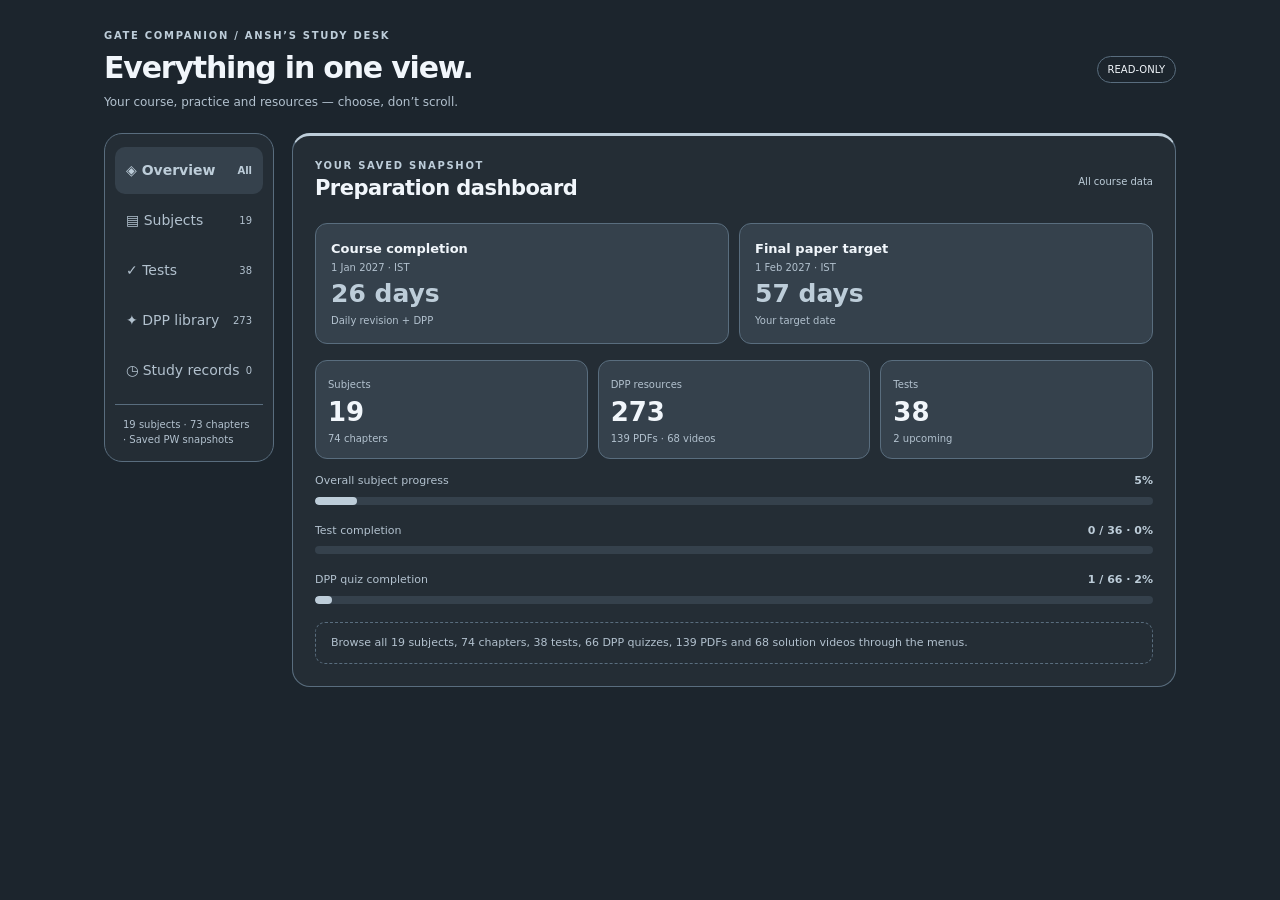
<file: docs/dashboard.html>
<!doctype html><html lang="en"><head><meta charset="utf-8"><meta name="viewport" content="width=device-width,initial-scale=1"><title>GATE study dashboard</title><style>
:root{color-scheme:dark;--bg:#101d19;--panel:#1b2c25;--soft:#243c30;--ink:#f1f9f1;--muted:#a9c0b1;--line:#3e5b4a;--accent:#b7e5b5;--detail:#dfeedd;--detailink:#213e2a}html[data-theme=light]{color-scheme:light;--bg:#c9dbc9;--panel:#f0f6e9;--soft:#e1ecd9;--ink:#243f2b;--muted:#59705c;--line:#b0c6ac;--accent:#356c42;--detail:#fffaf0;--detailink:#314329}*{box-sizing:border-box}body{margin:0;font:14px/1.5 system-ui,sans-serif;background:var(--bg);color:var(--ink)}main{max-width:1120px;margin:auto;padding:28px 24px}header{display:flex;align-items:center;justify-content:space-between;gap:16px;margin-bottom:22px}.eyebrow{font-size:10px;letter-spacing:.17em;font-weight:800;color:var(--accent)}h1{font-size:30px;line-height:1.2;letter-spacing:-.04em;margin:7px 0}p{margin:0}.muted{color:var(--muted);font-size:12px}.tools{display:flex;align-items:center;gap:10px}.preview{font-size:10px;border:1px solid var(--line);padding:5px 10px;border-radius:99px;white-space:nowrap}button,select{font:inherit}button{cursor:pointer}#theme{border:1px solid var(--line);border-radius:9px;background:var(--soft);color:var(--ink);padding:9px 11px}.layout{display:grid;grid-template-columns:170px minmax(0,1fr);gap:18px}.nav{background:var(--panel);border:1px solid var(--line);border-radius:18px;padding:10px;align-self:start}.nav button{width:100%;display:flex;align-items:center;justify-content:space-between;text-align:left;border:0;border-radius:10px;background:transparent;color:var(--muted);padding:13px 11px;margin:3px 0}.nav button[aria-selected=true]{background:var(--soft);color:var(--accent);font-weight:750}.nav small{font-size:10px}.nav-note{padding:12px 8px 4px;font-size:10px;color:var(--muted);border-top:1px solid var(--line);margin-top:10px}.panel{--area:var(--accent);background:var(--panel);border:1px solid var(--line);border-top:3px solid var(--area);border-radius:18px;padding:22px;min-width:0}.panel.tests{--area:#f3c885}.panel.dpp{--area:#a6d2f5}html[data-theme=light] .panel.tests{--area:#9b6923}html[data-theme=light] .panel.dpp{--area:#3c729a}.panel-head{display:flex;justify-content:space-between;align-items:center;gap:15px;margin-bottom:18px}h2{font-size:21px;margin:0;letter-spacing:-.025em}.scope{font-size:10px;color:var(--area);text-align:right}.filters{display:grid;grid-template-columns:repeat(2,minmax(0,1fr));gap:12px;margin-bottom:16px}label{font-size:10px;font-weight:750;color:var(--muted)}select{display:block;margin-top:5px;width:100%;min-width:0;border:1px solid var(--line);background:var(--soft);color:var(--ink);padding:10px;border-radius:9px;font-size:12px;min-height:42px}.wide{grid-column:1/-1}.stats{display:grid;grid-template-columns:repeat(3,minmax(0,1fr));gap:10px}.stat{padding:12px;background:var(--soft);border:1px solid var(--line);border-radius:12px}.stat small{font-size:10px;color:var(--muted)}.stat strong{display:block;font-size:26px;line-height:1.45}.stat p{font-size:10px;color:var(--muted)}.meter{margin:14px 0 18px}.meter-label{display:flex;justify-content:space-between;gap:12px;font-size:11px;color:var(--muted);margin-bottom:7px}.meter-label strong{color:var(--area)}.track{height:8px;background:var(--soft);border-radius:99px;overflow:hidden}.fill{background:var(--area);height:100%;border-radius:99px}.detail{background:var(--detail);color:var(--detailink);padding:17px;border-radius:12px}.detail h3{font-size:18px;margin:8px 0 12px;line-height:1.35;overflow-wrap:anywhere}.tag{display:inline-block;padding:3px 8px;border:1px solid #9fb99b;border-radius:6px;font-size:9px;letter-spacing:.06em;font-weight:750}.facts{display:grid;grid-template-columns:repeat(3,minmax(0,1fr));gap:12px}.fact small{display:block;font-size:10px;opacity:.7}.fact strong{font-size:13px;font-weight:650;overflow-wrap:anywhere}.source{margin-top:12px;font-size:10px;color:var(--muted);line-height:1.6}.deadlines{display:grid;grid-template-columns:1fr 1fr;gap:10px;margin-bottom:16px}.deadline{padding:15px;border:1px solid var(--line);border-radius:12px;background:var(--soft)}.deadline h3{font-size:13px;margin:0 0 2px}.deadline .days{font-size:25px;font-weight:750;color:var(--accent)}.deadline small{font-size:10px;color:var(--muted);display:block}.overview-meters{margin-top:18px}.overview-meters .meter{margin-bottom:16px}.coverage{padding:12px 15px;border:1px dashed var(--line);border-radius:10px;font-size:11px;color:var(--muted);margin-top:15px}.empty{font-size:13px;line-height:1.6}.mobile-nav{display:none}footer{margin:18px 0 0;font-size:10px;color:var(--muted);text-align:center}button:focus-visible,select:focus-visible{outline:3px solid var(--area,var(--accent));outline-offset:3px}@media(max-width:650px){main{padding:20px 14px}.layout{grid-template-columns:1fr;gap:12px}.nav{display:none}.mobile-nav{display:block;margin-bottom:14px}.panel{padding:16px}.tools{flex-direction:column;gap:5px;align-items:end}h1{font-size:24px}.stat{padding:10px}.stat strong{font-size:22px}.facts{grid-template-columns:repeat(2,minmax(0,1fr))}.detail h3{font-size:16px}.deadline{padding:11px}.deadline .days{font-size:22px}.panel-head{align-items:start}.scope{max-width:100px}.filters{gap:10px}.source{font-size:10px}}@media(prefers-reduced-motion:reduce){*{scroll-behavior:auto}}
</style><style>:root{--bg:#1c252d;--panel:#242d35;--soft:#35414c;--ink:#f1f6fb;--muted:#b2c1ce;--line:#596d7e;--accent:#bdcdd9;--detail:#e4ecf2;--detailink:#2c404e}html[data-theme=light]{--bg:#d2dee7;--panel:#edf3f7;--soft:#dde7ee;--ink:#2c4352;--muted:#5b7485;--line:#9db2c2;--accent:#496e88;--detail:#f8fbfd;--detailink:#304956}.tools:empty{display:none}</style></head><body><main><header><div><p class="eyebrow">GATE COMPANION / ANSH’S STUDY DESK</p><h1>Everything in one view.</h1><p class="muted">Your course, practice and resources — choose, don’t scroll.</p></div><div class="tools"><span class="preview">READ-ONLY</span></div></header><label class="mobile-nav">Dashboard section<select id="mobileSection"></select></label><div class="layout"><nav class="nav" aria-label="Dashboard sections"></nav><section id="panel" class="panel" aria-labelledby="title"><div class="panel-head"><div><p class="eyebrow" id="kicker"></p><h2 id="title"></h2></div><span class="scope" id="scope"></span></div><div id="content"></div></section></div><footer></footer></main><script id="data" type="application/json">{"state":{"subjects":[{"name":"Theory of Computation","progress":36},{"name":"Database Management System","progress":26},{"name":"Operating Systems","progress":11},{"name":"Compiler Design","progress":0},{"name":"General Aptitude","progress":0},{"name":"Data Structure & Programming","progress":0},{"name":"C Programming","progress":0},{"name":"Computer Networks","progress":0},{"name":"Digital Logic","progress":0},{"name":"Verbal Aptitude","progress":0},{"name":"Discrete Mathematics","progress":null},{"name":"Algorithms","progress":null},{"name":"Probability and Statistics","progress":null},{"name":"Linear Algebra","progress":0},{"name":"Computer Organization and Architecture","progress":0},{"name":"Calculus and Optimization","progress":0},{"name":"Fundamental of C Language","progress":0},{"name":"Basics of Computer System","progress":0},{"name":"Foundation of Engineering Math","progress":0}],"sessions":[],"tests":[],"updatedAt":"2026-10-13T11:09:43.837Z","pw":{"batchId":"6a6db276dcb67d138689a93d","tests":[{"name":"Mock Test 05","subject":"Full syllabus mock","attempts":0,"status":"not-started"},{"name":"Mock Test 04","subject":"Full syllabus mock","attempts":0,"status":"not-started"},{"name":"Mock Test 03","subject":"Full syllabus mock","attempts":0,"status":"not-started"},{"name":"Mock Test 02","subject":"Full syllabus mock","attempts":0,"status":"not-started"},{"name":"Mock Test 01","subject":"Full syllabus mock","attempts":0,"status":"not-started"},{"name":"Digital Logic : Full Syllabus Test","subject":"Digital Logic","attempts":0,"status":"not-started"},{"name":"Digital Logic : Weekly Test 03","subject":"Digital Logic","attempts":0,"status":"not-started"},{"name":"Digital Logic : Weekly Test 02","subject":"Digital Logic","attempts":0,"status":"not-started"},{"name":"Digital Logic : Weekly Test 01","subject":"Digital Logic","attempts":0,"status":"not-started"},{"name":"Verbal Aptitude : Full Syllabus Test","subject":"Verbal Aptitude","attempts":0,"status":"not-started"},{"name":"Linear Algebra : Weekly Test 01","subject":"Linear Algebra","attempts":0,"status":"not-started"},{"name":"C Programming : Weekly Test 05","subject":"C Programming","attempts":0,"status":"not-started"},{"name":"C Programming : Weekly Test 04","subject":"C Programming","attempts":0,"status":"not-started"},{"name":"C Programming : Weekly Test 03","subject":"C Programming","attempts":0,"status":"not-started"},{"name":"C Programming : Weekly Test 02","subject":"C Programming","attempts":0,"status":"not-started"},{"name":"C Programming : Weekly Test 01","subject":"C Programming","attempts":0,"status":"not-started"},{"name":"Database Management System : Weekly Test 01","subject":"Database Management System","attempts":0,"status":"not-started"},{"name":"Theory of Computation : Weekly Test 03","subject":"Theory of Computation","attempts":0,"status":"not-started"},{"name":"Theory of Computation : Weekly Test 02","subject":"Theory of Computation","attempts":0,"status":"not-started"},{"name":"Theory of Computation : Weekly Test 01","subject":"Theory of Computation","attempts":0,"status":"not-started"},{"name":"Computer Organization and Architecture : Weekly Test 07","subject":"Computer Organization and Architecture","attempts":0,"status":"not-started"},{"name":"Computer Organization and Architecture : Weekly Test 06","subject":"Computer Organization and Architecture","attempts":0,"status":"not-started"},{"name":"Computer Organization and Architecture : Weekly Test 05","subject":"Computer Organization and Architecture","attempts":0,"status":"not-started"},{"name":"Computer Organization and Architecture : Weekly Test 04","subject":"Computer Organization and Architecture","attempts":0,"status":"not-started"},{"name":"Computer Organization and Architecture : Weekly Test 03","subject":"Computer Organization and Architecture","attempts":0,"status":"not-started"},{"name":"Computer Organization and Architecture : Weekly Test 02","subject":"Computer Organization and Architecture","attempts":0,"status":"not-started"},{"name":"Computer Organization and Architecture : Weekly Test 01","subject":"Computer Organization and Architecture","attempts":0,"status":"not-started"},{"name":"Operating Systems : Weekly Test 01","subject":"Operating Systems","attempts":0,"status":"not-started"},{"name":"General Aptitude : Weekly Test 01","subject":"General Aptitude","attempts":0,"status":"not-started"},{"name":"General Aptitude : Weekly Test 02","subject":"General Aptitude","attempts":0,"status":"upcoming"},{"name":"General Aptitude : Weekly Test 03","subject":"General Aptitude","attempts":0,"status":"upcoming"},{"name":"Database Management System : Weekly Test 02","subject":"Database Management System","attempts":0,"status":"not-started"},{"name":"Database Management System : Weekly Test 03","subject":"Database Management System","attempts":0,"status":"not-started"},{"name":"Database Management System : Weekly Test 04","subject":"Database Management System","attempts":0,"status":"not-started"},{"name":"Operating Systems : Weekly Test 02","subject":"Operating Systems","attempts":0,"status":"not-started"},{"name":"Theory of Computation : Weekly Test 05","subject":"Theory of Computation","attempts":0,"status":"not-started"},{"name":"Theory of Computation : Weekly Test 04","subject":"Theory of Computation","attempts":0,"status":"not-started"},{"name":"Operating Systems : Weekly Test 03","subject":"Operating Systems","attempts":0,"status":"not-started"}],"capturedAt":"2026-10-13T11:09:42.295Z","lastSyncedAt":"2026-10-13T11:09:43.837Z","dpp":{"batchId":"6a6db276dcb67d138689a93d","capturedAt":"2026-10-13T11:09:42.295Z","chapters":[{"id":"dpp-chapter:theory%20of%20computation:dfa","subject":"Theory of Computation","name":"DFA","lectureCompleted":7,"lectureTotal":7,"quizCompleted":1,"quizTotal":1},{"id":"dpp-chapter:theory%20of%20computation:regular%20expression","subject":"Theory of Computation","name":"Regular Expression","lectureCompleted":4,"lectureTotal":5,"quizCompleted":null,"quizTotal":null},{"id":"dpp-chapter:theory%20of%20computation:regular%20language","subject":"Theory of Computation","name":"Regular Language","lectureCompleted":0,"lectureTotal":3,"quizCompleted":0,"quizTotal":1},{"id":"dpp-chapter:theory%20of%20computation:grammar","subject":"Theory of Computation","name":"Grammar","lectureCompleted":1,"lectureTotal":5,"quizCompleted":0,"quizTotal":1},{"id":"dpp-chapter:theory%20of%20computation:pushdown%20automata%20and%20cfl","subject":"Theory of Computation","name":"Pushdown Automata and CFL","lectureCompleted":0,"lectureTotal":6,"quizCompleted":0,"quizTotal":1},{"id":"dpp-chapter:theory%20of%20computation:turing%20machine","subject":"Theory of Computation","name":"Turing Machine","lectureCompleted":0,"lectureTotal":3,"quizCompleted":0,"quizTotal":1},{"id":"dpp-chapter:database%20management%20system:ch%2001%20%3A%20relational%20model%20and%20normal%20forms","subject":"Database Management System","name":"CH 01 : Relational model and Normal forms","lectureCompleted":8,"lectureTotal":10,"quizCompleted":0,"quizTotal":1},{"id":"dpp-chapter:database%20management%20system:ch%2002%20%3A%20queries","subject":"Database Management System","name":"CH 02 : Queries","lectureCompleted":0,"lectureTotal":13,"quizCompleted":0,"quizTotal":1},{"id":"dpp-chapter:database%20management%20system:ch%2003%20%3A%20er%20model","subject":"Database Management System","name":"CH 03 : ER MODEL","lectureCompleted":0,"lectureTotal":3,"quizCompleted":0,"quizTotal":1},{"id":"dpp-chapter:compiler%20design:lexical%20analysis","subject":"Compiler Design","name":"Lexical Analysis","lectureCompleted":0,"lectureTotal":1,"quizCompleted":null,"quizTotal":null},{"id":"dpp-chapter:compiler%20design:parsing","subject":"Compiler Design","name":"Parsing","lectureCompleted":0,"lectureTotal":1,"quizCompleted":null,"quizTotal":null},{"id":"dpp-chapter:operating%20systems:basics%20of%20os","subject":"Operating Systems","name":"Basics of OS","lectureCompleted":1,"lectureTotal":1,"quizCompleted":null,"quizTotal":null},{"id":"dpp-chapter:operating%20systems:process%20management","subject":"Operating Systems","name":"Process Management","lectureCompleted":1,"lectureTotal":1,"quizCompleted":null,"quizTotal":null},{"id":"dpp-chapter:operating%20systems:cpu%20scheduling","subject":"Operating Systems","name":"CPU Scheduling","lectureCompleted":0,"lectureTotal":5,"quizCompleted":0,"quizTotal":1},{"id":"dpp-chapter:operating%20systems:multithreading","subject":"Operating Systems","name":"Multithreading","lectureCompleted":0,"lectureTotal":1,"quizCompleted":0,"quizTotal":1},{"id":"dpp-chapter:operating%20systems:process%20synchronization","subject":"Operating Systems","name":"Process Synchronization","lectureCompleted":0,"lectureTotal":6,"quizCompleted":0,"quizTotal":1},{"id":"dpp-chapter:operating%20systems:deadlock","subject":"Operating Systems","name":"Deadlock","lectureCompleted":0,"lectureTotal":3,"quizCompleted":null,"quizTotal":null},{"id":"dpp-chapter:general%20aptitude:quantitative%20aptitude","subject":"General Aptitude","name":"Quantitative Aptitude","lectureCompleted":0,"lectureTotal":16,"quizCompleted":0,"quizTotal":8},{"id":"dpp-chapter:general%20aptitude:analytical%20aptitude","subject":"General Aptitude","name":"Analytical Aptitude","lectureCompleted":0,"lectureTotal":6,"quizCompleted":0,"quizTotal":6},{"id":"dpp-chapter:general%20aptitude:spatial%20aptitude","subject":"General Aptitude","name":"Spatial Aptitude","lectureCompleted":0,"lectureTotal":2,"quizCompleted":0,"quizTotal":2},{"id":"dpp-chapter:data%20structure%20%26%20programming:array","subject":"Data Structure & Programming","name":"Array","lectureCompleted":0,"lectureTotal":1,"quizCompleted":null,"quizTotal":null},{"id":"dpp-chapter:c%20programming:ch%2001%20%3A%20language%20processor%20and%20tokens","subject":"C Programming","name":"CH 01 : Language Processor and Tokens","lectureCompleted":0,"lectureTotal":1,"quizCompleted":null,"quizTotal":null},{"id":"dpp-chapter:c%20programming:ch%2002%20%3A%20data%20types%20and%20operator","subject":"C Programming","name":"CH 02 : Data Types and Operator","lectureCompleted":0,"lectureTotal":5,"quizCompleted":0,"quizTotal":3},{"id":"dpp-chapter:c%20programming:ch%2003%20%3A%20control%20flow%20statement","subject":"C Programming","name":"CH 03 : Control Flow Statement","lectureCompleted":0,"lectureTotal":5,"quizCompleted":0,"quizTotal":2},{"id":"dpp-chapter:c%20programming:ch%2003%20%3A%20function%20%26%20storage%20class","subject":"C Programming","name":"CH 03 : Function & Storage Class","lectureCompleted":0,"lectureTotal":5,"quizCompleted":0,"quizTotal":4},{"id":"dpp-chapter:c%20programming:ch%2005%20%3A%20array%20and%20pointer","subject":"C Programming","name":"CH 05 : Array and Pointer","lectureCompleted":0,"lectureTotal":5,"quizCompleted":0,"quizTotal":3},{"id":"dpp-chapter:c%20programming:ch%2006%20%3A%20string","subject":"C Programming","name":"CH 06 : String","lectureCompleted":0,"lectureTotal":3,"quizCompleted":0,"quizTotal":1},{"id":"dpp-chapter:c%20programming:ch%2007%20%3A%20structure%20and%20union","subject":"C Programming","name":"CH 07 : Structure and Union","lectureCompleted":0,"lectureTotal":1,"quizCompleted":null,"quizTotal":null},{"id":"dpp-chapter:computer%20organization%20and%20architecture:ch%2001%20%3A%20basics%20of%20coa","subject":"Computer Organization and Architecture","name":"CH 01 : Basics of COA","lectureCompleted":0,"lectureTotal":4,"quizCompleted":0,"quizTotal":1},{"id":"dpp-chapter:computer%20organization%20and%20architecture:ch%2002%20%3A%20instruction%20%26%20addressing%20modes","subject":"Computer Organization and Architecture","name":"CH 02 : Instruction & Addressing Modes","lectureCompleted":0,"lectureTotal":5,"quizCompleted":0,"quizTotal":2},{"id":"dpp-chapter:computer%20organization%20and%20architecture:ch%2003%20%3A%20cpu%20%26%20control%20unit","subject":"Computer Organization and Architecture","name":"CH 03 : CPU & Control Unit","lectureCompleted":0,"lectureTotal":3,"quizCompleted":0,"quizTotal":1},{"id":"dpp-chapter:computer%20organization%20and%20architecture:ch%2004%20%3A%20floating%20point%20representation","subject":"Computer Organization and Architecture","name":"CH 04 : Floating Point Representation","lectureCompleted":0,"lectureTotal":2,"quizCompleted":0,"quizTotal":1},{"id":"dpp-chapter:computer%20organization%20and%20architecture:ch%2005%20%3A%20io%20organization","subject":"Computer Organization and Architecture","name":"CH 05 : IO Organization","lectureCompleted":0,"lectureTotal":3,"quizCompleted":0,"quizTotal":1},{"id":"dpp-chapter:computer%20organization%20and%20architecture:ch%2006%20%3A%20memory%20organzation","subject":"Computer Organization and Architecture","name":"CH 06 : Memory Organzation","lectureCompleted":0,"lectureTotal":2,"quizCompleted":0,"quizTotal":1},{"id":"dpp-chapter:computer%20organization%20and%20architecture:ch%2007%20%3A%20cache%20organization","subject":"Computer Organization and Architecture","name":"CH 07 : Cache Organization","lectureCompleted":0,"lectureTotal":9,"quizCompleted":0,"quizTotal":2},{"id":"dpp-chapter:computer%20organization%20and%20architecture:ch%2008%20%3A%20pipeline%20processing","subject":"Computer Organization and Architecture","name":"CH 08 : Pipeline Processing","lectureCompleted":0,"lectureTotal":5,"quizCompleted":0,"quizTotal":1},{"id":"dpp-chapter:computer%20networks:ch%2001%20%3A%20introduction","subject":"Computer Networks","name":"CH 01 : Introduction","lectureCompleted":0,"lectureTotal":4,"quizCompleted":0,"quizTotal":1},{"id":"dpp-chapter:computer%20networks:ch%2002%20%3A%20network%20delays","subject":"Computer Networks","name":"CH 02 : Network Delays","lectureCompleted":0,"lectureTotal":4,"quizCompleted":0,"quizTotal":1},{"id":"dpp-chapter:computer%20networks:ch%2003%20%3A%20flow%20control","subject":"Computer Networks","name":"CH 03 : Flow Control","lectureCompleted":0,"lectureTotal":8,"quizCompleted":0,"quizTotal":1},{"id":"dpp-chapter:computer%20networks:ch%2004%20%3A%20transport%20layer","subject":"Computer Networks","name":"CH 04 : Transport Layer","lectureCompleted":0,"lectureTotal":15,"quizCompleted":0,"quizTotal":2},{"id":"dpp-chapter:computer%20networks:ch%2005%20%3A%20application%20layer","subject":"Computer Networks","name":"CH 05 : Application Layer","lectureCompleted":0,"lectureTotal":6,"quizCompleted":0,"quizTotal":1},{"id":"dpp-chapter:computer%20networks:ch%2006%20%3A%20ipv4%20address","subject":"Computer Networks","name":"CH 06 : IPv4 Address","lectureCompleted":0,"lectureTotal":11,"quizCompleted":0,"quizTotal":1},{"id":"dpp-chapter:computer%20networks:ch%2007%20%3A%20ipv4%20header","subject":"Computer Networks","name":"CH 07 : IPv4 Header","lectureCompleted":0,"lectureTotal":7,"quizCompleted":0,"quizTotal":1},{"id":"dpp-chapter:computer%20networks:ch%2008%20%3A%20routing","subject":"Computer Networks","name":"CH 08 : Routing","lectureCompleted":0,"lectureTotal":5,"quizCompleted":0,"quizTotal":1},{"id":"dpp-chapter:computer%20networks:ch%2009%20%3A%20error%20control","subject":"Computer Networks","name":"CH 09 : Error Control","lectureCompleted":0,"lectureTotal":8,"quizCompleted":0,"quizTotal":1},{"id":"dpp-chapter:computer%20networks:ch%2010%20%3A%20mac%20sublayer","subject":"Computer Networks","name":"CH 10 : MAC Sublayer","lectureCompleted":0,"lectureTotal":1,"quizCompleted":null,"quizTotal":null},{"id":"dpp-chapter:linear%20algebra:ch%2001%20%3A%20basics%20of%20determinants%20matrices","subject":"Linear Algebra","name":"CH 01 : Basics of Determinants Matrices","lectureCompleted":0,"lectureTotal":3,"quizCompleted":null,"quizTotal":null},{"id":"dpp-chapter:linear%20algebra:ch%2002%20%3A%20rank%20and%20system%20of%20equation","subject":"Linear Algebra","name":"CH 02 : Rank and System of Equation","lectureCompleted":0,"lectureTotal":5,"quizCompleted":null,"quizTotal":null},{"id":"dpp-chapter:linear%20algebra:ch%2003%20%3A%20eigen%20values%20and%20eigen%20vectors","subject":"Linear Algebra","name":"CH 03 : Eigen Values and Eigen Vectors","lectureCompleted":0,"lectureTotal":5,"quizCompleted":null,"quizTotal":null},{"id":"dpp-chapter:digital%20logic:ch%2001%20%3A%20boolean%20theorems%20and%20gates","subject":"Digital Logic","name":"CH 01 : Boolean Theorems and Gates","lectureCompleted":0,"lectureTotal":15,"quizCompleted":0,"quizTotal":1},{"id":"dpp-chapter:digital%20logic:ch%2002%20%3A%20combinational%20circuit","subject":"Digital Logic","name":"CH 02 : COMBINATIONAL CIRCUIT","lectureCompleted":0,"lectureTotal":14,"quizCompleted":0,"quizTotal":1},{"id":"dpp-chapter:digital%20logic:ch%2003%20%3A%20sequential%20circuit","subject":"Digital Logic","name":"CH 03 : SEQUENTIAL CIRCUIT","lectureCompleted":0,"lectureTotal":12,"quizCompleted":0,"quizTotal":1},{"id":"dpp-chapter:digital%20logic:ch%2004%20%3A%20miscellaneous%20topics","subject":"Digital Logic","name":"CH 04 : MISCELLANEOUS TOPICS","lectureCompleted":0,"lectureTotal":10,"quizCompleted":null,"quizTotal":null},{"id":"dpp-chapter:digital%20logic:tabular%20method%20%E2%80%93%20quine%20mccluskey%20method:ch-05","subject":"Digital Logic","name":"Tabular Method – Quine McCluskey Method","lectureCompleted":0,"lectureTotal":1,"quizCompleted":null,"quizTotal":null},{"id":"dpp-chapter:digital%20logic:tabular%20method%20%E2%80%93%20quine%20mccluskey%20method:ch-06","subject":"Digital Logic","name":"Tabular Method – Quine McCluskey Method","lectureCompleted":null,"lectureTotal":null,"quizCompleted":null,"quizTotal":null},{"id":"dpp-chapter:verbal%20aptitude:ch%2001%20%3A%20parts%20of%20speech","subject":"Verbal Aptitude","name":"CH 01 : Parts of speech","lectureCompleted":0,"lectureTotal":2,"quizCompleted":0,"quizTotal":1},{"id":"dpp-chapter:verbal%20aptitude:ch%2002%20%3A%20vocabulary","subject":"Verbal Aptitude","name":"CH 02 : Vocabulary","lectureCompleted":0,"lectureTotal":2,"quizCompleted":0,"quizTotal":1},{"id":"dpp-chapter:verbal%20aptitude:ch%2003%20%3A%20reading%20comprehension%20and%20miscellaneous","subject":"Verbal Aptitude","name":"CH 03 : Reading Comprehension and Miscellaneous","lectureCompleted":0,"lectureTotal":1,"quizCompleted":0,"quizTotal":1},{"id":"dpp-chapter:fundamental%20of%20c%20language:ch%2001%20%3A%20introduction","subject":"Fundamental of C Language","name":"CH 01 : Introduction","lectureCompleted":0,"lectureTotal":2,"quizCompleted":null,"quizTotal":null},{"id":"dpp-chapter:fundamental%20of%20c%20language:ch%2002%20%3A%20data%20types%20%26%20operators","subject":"Fundamental of C Language","name":"CH 02 : Data Types & Operators","lectureCompleted":0,"lectureTotal":5,"quizCompleted":null,"quizTotal":null},{"id":"dpp-chapter:fundamental%20of%20c%20language:ch%2003%20%3A%20control%20flow%20statement","subject":"Fundamental of C Language","name":"CH 03 : Control Flow Statement","lectureCompleted":0,"lectureTotal":3,"quizCompleted":null,"quizTotal":null},{"id":"dpp-chapter:fundamental%20of%20c%20language:ch%2004%20%3A%20function%20%26%20storage%20class","subject":"Fundamental of C Language","name":"CH 04 : Function & Storage Class","lectureCompleted":0,"lectureTotal":4,"quizCompleted":null,"quizTotal":null},{"id":"dpp-chapter:fundamental%20of%20c%20language:ch%2005%20%3A%20array%20%26%20pointer","subject":"Fundamental of C Language","name":"CH 05 : Array & Pointer","lectureCompleted":0,"lectureTotal":4,"quizCompleted":null,"quizTotal":null},{"id":"dpp-chapter:fundamental%20of%20c%20language:ch%2006%20%3A%20string%20%26%20structure","subject":"Fundamental of C Language","name":"CH 06 : String & Structure","lectureCompleted":0,"lectureTotal":2,"quizCompleted":null,"quizTotal":null},{"id":"dpp-chapter:basics%20of%20computer%20system:ch%2001%20%3A%20basics%20of%20computer%20system","subject":"Basics of Computer System","name":"CH 01 : Basics Of Computer System","lectureCompleted":0,"lectureTotal":10,"quizCompleted":null,"quizTotal":null},{"id":"dpp-chapter:foundation%20of%20engineering%20math:ch%2001%20%3A%20prerequisites%20of%20engineering%20mathematics","subject":"Foundation of Engineering Math","name":"CH 01 : Prerequisites of Engineering Mathematics","lectureCompleted":0,"lectureTotal":25,"quizCompleted":null,"quizTotal":null},{"id":"dpp-chapter:calculus%20and%20optimization:ch%2001%20%3A%20functions%20and%20graphs","subject":"Calculus and Optimization","name":"CH 01 : Functions and Graphs","lectureCompleted":0,"lectureTotal":3,"quizCompleted":null,"quizTotal":null},{"id":"dpp-chapter:calculus%20and%20optimization:ch%2002%20%3A%20limit%2C%20continuity%20and%20differentiability","subject":"Calculus and Optimization","name":"CH 02 : Limit, Continuity and Differentiability","lectureCompleted":0,"lectureTotal":5,"quizCompleted":null,"quizTotal":null},{"id":"dpp-chapter:calculus%20and%20optimization:ch%2003%20%3A%20taylor%20and%20maclaurin%20series","subject":"Calculus and Optimization","name":"CH 03 : Taylor and Maclaurin Series","lectureCompleted":0,"lectureTotal":1,"quizCompleted":null,"quizTotal":null},{"id":"dpp-chapter:calculus%20and%20optimization:ch%2004%20%3A%20mean%20value%20theorems","subject":"Calculus and Optimization","name":"CH 04 : Mean Value Theorems","lectureCompleted":0,"lectureTotal":2,"quizCompleted":null,"quizTotal":null},{"id":"dpp-chapter:calculus%20and%20optimization:ch%2005%20%3A%20derivatives%20and%20their%20types","subject":"Calculus and Optimization","name":"CH 05 : Derivatives and Their Types","lectureCompleted":0,"lectureTotal":3,"quizCompleted":null,"quizTotal":null},{"id":"dpp-chapter:calculus%20and%20optimization:ch%2006%20%3A%20maxima%20and%20minima","subject":"Calculus and Optimization","name":"CH 06 : Maxima and Minima","lectureCompleted":0,"lectureTotal":3,"quizCompleted":null,"quizTotal":null},{"id":"dpp-chapter:calculus%20and%20optimization:ch%2007%20%3A%20integration","subject":"Calculus and Optimization","name":"CH 07 : Integration","lectureCompleted":0,"lectureTotal":2,"quizCompleted":null,"quizTotal":null}],"resources":[{"id":"dpp-resource:pdf:general%20aptitude:quantitative%20aptitude:quantitative%20aptitude%20%3A%20dpp%20of%20lec%2011","subject":"General Aptitude","chapter":"Quantitative Aptitude","type":"pdf","title":"Quantitative Aptitude : DPP of Lec 11","releaseLabel":"6 Oct","details":"","status":"unknown","capturedAt":"2026-10-13T10:09:20.347Z"},{"id":"dpp-resource:pdf:general%20aptitude:quantitative%20aptitude:quantitative%20aptitude%20%3A%20dpp%20of%20lec%2011%20discussion%20notes","subject":"General Aptitude","chapter":"Quantitative Aptitude","type":"pdf","title":"Quantitative Aptitude : DPP of Lec 11 Discussion Notes","releaseLabel":"6 Oct","details":"","status":"unknown","capturedAt":"2026-10-13T10:09:20.347Z"},{"id":"dpp-resource:pdf:general%20aptitude:quantitative%20aptitude:quantitative%20aptitude%20%3A%20dpp%20of%20lec%209","subject":"General Aptitude","chapter":"Quantitative Aptitude","type":"pdf","title":"Quantitative Aptitude : DPP of Lec 9","releaseLabel":"25 Sep","details":"","status":"unknown","capturedAt":"2026-10-13T10:09:20.347Z"},{"id":"dpp-resource:pdf:general%20aptitude:quantitative%20aptitude:quantitative%20aptitude%20%3A%20dpp%20of%20lec%208","subject":"General Aptitude","chapter":"Quantitative Aptitude","type":"pdf","title":"Quantitative Aptitude : DPP of Lec 8","releaseLabel":"24 Sep","details":"","status":"unknown","capturedAt":"2026-10-13T10:09:20.347Z"},{"id":"dpp-resource:pdf:general%20aptitude:quantitative%20aptitude:quantitative%20aptitude%20%3A%20dpp%20of%20lec%206","subject":"General Aptitude","chapter":"Quantitative Aptitude","type":"pdf","title":"Quantitative Aptitude : DPP of Lec 6","releaseLabel":"22 Sep","details":"","status":"unknown","capturedAt":"2026-10-13T10:09:20.347Z"},{"id":"dpp-resource:pdf:general%20aptitude:quantitative%20aptitude:quantitative%20aptitude%20%3A%20dpp%20of%20lec%206%20discussion%20notes","subject":"General Aptitude","chapter":"Quantitative Aptitude","type":"pdf","title":"Quantitative Aptitude : DPP of Lec 6 Discussion Notes","releaseLabel":"22 Sep","details":"","status":"unknown","capturedAt":"2026-10-13T10:09:20.347Z"},{"id":"dpp-resource:pdf:general%20aptitude:quantitative%20aptitude:quantitative%20aptitude%20%3A%20dpp%20of%20lec%204","subject":"General Aptitude","chapter":"Quantitative Aptitude","type":"pdf","title":"Quantitative Aptitude : DPP of Lec 4","releaseLabel":"19 Sep","details":"","status":"unknown","capturedAt":"2026-10-13T10:09:20.347Z"},{"id":"dpp-resource:pdf:general%20aptitude:quantitative%20aptitude:quantitative%20aptitude%20%3A%20dpp%20of%20lec%204%20discussion%20notes","subject":"General Aptitude","chapter":"Quantitative Aptitude","type":"pdf","title":"Quantitative Aptitude : DPP of Lec 4 Discussion Notes","releaseLabel":"19 Sep","details":"","status":"unknown","capturedAt":"2026-10-13T10:09:20.347Z"},{"id":"dpp-resource:pdf:general%20aptitude:quantitative%20aptitude:quantitative%20aptitude%20%3A%20dpp%20of%20lec%203","subject":"General Aptitude","chapter":"Quantitative Aptitude","type":"pdf","title":"Quantitative Aptitude : DPP of Lec 3","releaseLabel":"17 Sep","details":"","status":"unknown","capturedAt":"2026-10-13T10:09:20.347Z"},{"id":"dpp-resource:pdf:general%20aptitude:quantitative%20aptitude:quantitative%20aptitude%20%3A%20dpp%20of%20lec%203%20discussion%20notes","subject":"General Aptitude","chapter":"Quantitative Aptitude","type":"pdf","title":"Quantitative Aptitude : DPP of Lec 3 Discussion Notes","releaseLabel":"17 Sep","details":"","status":"unknown","capturedAt":"2026-10-13T10:09:20.347Z"},{"id":"dpp-resource:pdf:general%20aptitude:quantitative%20aptitude:quantitative%20aptitude%20%3A%20dpp%20of%20lec%202","subject":"General Aptitude","chapter":"Quantitative Aptitude","type":"pdf","title":"Quantitative Aptitude : DPP of Lec 2","releaseLabel":"16 Sep","details":"","status":"unknown","capturedAt":"2026-10-13T10:09:20.347Z"},{"id":"dpp-resource:pdf:general%20aptitude:quantitative%20aptitude:quantitative%20aptitude%20%3A%20dpp%20of%20lec%202%20discussion%20notes","subject":"General Aptitude","chapter":"Quantitative Aptitude","type":"pdf","title":"Quantitative Aptitude : DPP of Lec 2 Discussion Notes","releaseLabel":"16 Sep","details":"","status":"unknown","capturedAt":"2026-10-13T10:09:20.347Z"},{"id":"dpp-resource:pdf:general%20aptitude:quantitative%20aptitude:quantitative%20aptitude%20%3A%20dpp%20of%20lec%201","subject":"General Aptitude","chapter":"Quantitative Aptitude","type":"pdf","title":"Quantitative Aptitude : DPP of Lec 1","releaseLabel":"15 Sep","details":"","status":"unknown","capturedAt":"2026-10-13T10:09:20.347Z"},{"id":"dpp-resource:pdf:general%20aptitude:quantitative%20aptitude:quantitative%20aptitude%20%3A%20dpp%20of%20lec%201%20discussion%20notes","subject":"General Aptitude","chapter":"Quantitative Aptitude","type":"pdf","title":"Quantitative Aptitude : DPP of Lec 1 Discussion Notes","releaseLabel":"15 Sep","details":"","status":"unknown","capturedAt":"2026-10-13T10:09:20.347Z"},{"id":"dpp-resource:video:general%20aptitude:quantitative%20aptitude:quantitative%20aptitude%20%3A%20dpp%20of%20lec%2011%20discussion","subject":"General Aptitude","chapter":"Quantitative Aptitude","type":"video","title":"Quantitative Aptitude : DPP of Lec 11 Discussion","releaseLabel":"6 Oct 2026","details":"","status":"unknown","capturedAt":"2026-10-13T10:09:20.347Z"},{"id":"dpp-resource:video:general%20aptitude:quantitative%20aptitude:quantitative%20aptitude%20%3A%20dpp%20of%20lec%206%20discussion","subject":"General Aptitude","chapter":"Quantitative Aptitude","type":"video","title":"Quantitative Aptitude : DPP of Lec 6 Discussion","releaseLabel":"22 Sep 2026","details":"","status":"unknown","capturedAt":"2026-10-13T10:09:20.347Z"},{"id":"dpp-resource:video:general%20aptitude:quantitative%20aptitude:quantitative%20aptitude%20%3A%20dpp%20of%20lec%204%20discussion","subject":"General Aptitude","chapter":"Quantitative Aptitude","type":"video","title":"Quantitative Aptitude : DPP of Lec 4 Discussion","releaseLabel":"19 Sep 2026","details":"","status":"unknown","capturedAt":"2026-10-13T10:09:20.347Z"},{"id":"dpp-resource:video:general%20aptitude:quantitative%20aptitude:quantitative%20aptitude%20%3A%20dpp%20of%20lec%203%20discussion","subject":"General Aptitude","chapter":"Quantitative Aptitude","type":"video","title":"Quantitative Aptitude : DPP of Lec 3 Discussion","releaseLabel":"17 Sep 2026","details":"","status":"unknown","capturedAt":"2026-10-13T10:09:20.347Z"},{"id":"dpp-resource:video:general%20aptitude:quantitative%20aptitude:quantitative%20aptitude%20%3A%20dpp%20of%20lec%202%20discussion","subject":"General Aptitude","chapter":"Quantitative Aptitude","type":"video","title":"Quantitative Aptitude : DPP of Lec 2 Discussion","releaseLabel":"16 Sep 2026","details":"","status":"unknown","capturedAt":"2026-10-13T10:09:20.347Z"},{"id":"dpp-resource:video:general%20aptitude:quantitative%20aptitude:quantitative%20aptitude%20%3A%20dpp%20of%20lec%201%20discussion","subject":"General Aptitude","chapter":"Quantitative Aptitude","type":"video","title":"Quantitative Aptitude : DPP of Lec 1 Discussion","releaseLabel":"15 Sep 2026","details":"","status":"unknown","capturedAt":"2026-10-13T10:09:20.347Z"},{"id":"dpp-resource:pdf:calculus%20and%20optimization:ch%2002%20%3A%20limit%2C%20continuity%20and%20differentiability:limit%20continuity%20and%20differentiability%20%3A%20dpp%2001","subject":"Calculus and Optimization","chapter":"CH 02 : Limit, Continuity and Differentiability","type":"pdf","title":"Limit Continuity and Differentiability : DPP 01","releaseLabel":"23 Jan","details":"","status":"unknown","capturedAt":"2026-10-13T10:09:20.347Z"},{"id":"dpp-resource:pdf:calculus%20and%20optimization:ch%2002%20%3A%20limit%2C%20continuity%20and%20differentiability:limit%20continuity%20and%20differentiability%20%3A%20dpp%2001%20discussion%20notes","subject":"Calculus and Optimization","chapter":"CH 02 : Limit, Continuity and Differentiability","type":"pdf","title":"Limit Continuity and Differentiability : DPP 01 Discussion Notes","releaseLabel":"23 Jan","details":"","status":"unknown","capturedAt":"2026-10-13T10:09:20.347Z"},{"id":"dpp-resource:video:calculus%20and%20optimization:ch%2002%20%3A%20limit%2C%20continuity%20and%20differentiability:limit%2C%20continuity%20and%20differentiability%20%3A%20dpp%2001%20discussion","subject":"Calculus and Optimization","chapter":"CH 02 : Limit, Continuity and Differentiability","type":"video","title":"Limit, Continuity and Differentiability : DPP 01 Discussion","releaseLabel":"23 Jan 2026","details":"","status":"unknown","capturedAt":"2026-10-13T10:09:20.347Z"},{"id":"dpp-resource:pdf:calculus%20and%20optimization:ch%2005%20%3A%20derivatives%20and%20their%20types:derivatives%20and%20their%20types%20%3A%20dpp%2001","subject":"Calculus and Optimization","chapter":"CH 05 : Derivatives and Their Types","type":"pdf","title":"Derivatives and Their Types : DPP 01","releaseLabel":"4 Feb","details":"","status":"unknown","capturedAt":"2026-10-13T10:09:20.347Z"},{"id":"dpp-resource:pdf:calculus%20and%20optimization:ch%2005%20%3A%20derivatives%20and%20their%20types:derivatives%20and%20their%20types%20%3A%20dpp%2001%20discussion%20notes","subject":"Calculus and Optimization","chapter":"CH 05 : Derivatives and Their Types","type":"pdf","title":"Derivatives and Their Types : DPP 01 Discussion Notes","releaseLabel":"4 Feb","details":"","status":"unknown","capturedAt":"2026-10-13T10:09:20.347Z"},{"id":"dpp-resource:video:calculus%20and%20optimization:ch%2005%20%3A%20derivatives%20and%20their%20types:derivatives%20and%20their%20types%20%3A%20dpp%2001%20discussion","subject":"Calculus and Optimization","chapter":"CH 05 : Derivatives and Their Types","type":"video","title":"Derivatives and Their Types : DPP 01 Discussion","releaseLabel":"4 Feb 2026","details":"","status":"unknown","capturedAt":"2026-10-13T10:09:20.347Z"},{"id":"dpp-resource:quiz:theory%20of%20computation:dfa:dfa%20%3A%20dpp%2001%20quiz","subject":"Theory of Computation","chapter":"DFA","type":"quiz","title":"DFA : DPP 01 Quiz","releaseLabel":"8 Sep","details":"13 Qs • 20 Marks • Earn 13","status":"completed","capturedAt":"2026-10-13T10:09:20.347Z"},{"id":"dpp-resource:pdf:theory%20of%20computation:dfa:dfa%20%3A%20dpp%2001","subject":"Theory of Computation","chapter":"DFA","type":"pdf","title":"DFA : DPP 01","releaseLabel":"8 Sep","details":"","status":"unknown","capturedAt":"2026-10-13T10:09:20.347Z"},{"id":"dpp-resource:pdf:theory%20of%20computation:dfa:dfa%20%3A%20dpp%2001%20discussion%20notes","subject":"Theory of Computation","chapter":"DFA","type":"pdf","title":"DFA : DPP 01 Discussion Notes","releaseLabel":"8 Sep","details":"","status":"unknown","capturedAt":"2026-10-13T10:09:20.347Z"},{"id":"dpp-resource:video:theory%20of%20computation:dfa:dfa%20%3A%20dpp%2001%20discussion","subject":"Theory of Computation","chapter":"DFA","type":"video","title":"DFA : DPP 01 Discussion","releaseLabel":"8 Sep 2026","details":"","status":"unknown","capturedAt":"2026-10-13T10:09:20.347Z"},{"id":"dpp-resource:quiz:theory%20of%20computation:regular%20language:regular%20expression%20and%20regular%20language%20%3A%20dpp%2001%20quiz","subject":"Theory of Computation","chapter":"Regular Language","type":"quiz","title":"Regular Expression and Regular Language : DPP 01 Quiz","releaseLabel":"18 Sep","details":"11 Qs • 20 Marks • Earn 33","status":"pending","capturedAt":"2026-10-13T10:09:20.347Z"},{"id":"dpp-resource:pdf:theory%20of%20computation:regular%20language:regular%20expression%20and%20regular%20language%20%3A%20dpp%2001","subject":"Theory of Computation","chapter":"Regular Language","type":"pdf","title":"Regular Expression and Regular Language : DPP 01","releaseLabel":"18 Sep","details":"","status":"unknown","capturedAt":"2026-10-13T10:09:20.347Z"},{"id":"dpp-resource:pdf:theory%20of%20computation:regular%20language:regular%20expression%20and%20regular%20language%20%3A%20dpp%2001%20discussion%20notes","subject":"Theory of Computation","chapter":"Regular Language","type":"pdf","title":"Regular Expression and Regular Language : DPP 01 Discussion Notes","releaseLabel":"18 Sep","details":"","status":"unknown","capturedAt":"2026-10-13T10:09:20.347Z"},{"id":"dpp-resource:video:theory%20of%20computation:regular%20language:regular%20expression%20and%20regular%20language%20%3A%20dpp%2001%20discussion","subject":"Theory of Computation","chapter":"Regular Language","type":"video","title":"Regular Expression and Regular Language : DPP 01 Discussion","releaseLabel":"18 Sep 2026","details":"","status":"unknown","capturedAt":"2026-10-13T10:09:20.347Z"},{"id":"dpp-resource:quiz:theory%20of%20computation:grammar:grammar%20%3A%20dpp%2001%20quiz","subject":"Theory of Computation","chapter":"Grammar","type":"quiz","title":"Grammar : DPP 01 Quiz","releaseLabel":"25 Sep","details":"11 Qs • 20 Marks • Earn 33","status":"pending","capturedAt":"2026-10-13T10:09:20.347Z"},{"id":"dpp-resource:pdf:theory%20of%20computation:grammar:grammar%20%3A%20dpp%2001","subject":"Theory of Computation","chapter":"Grammar","type":"pdf","title":"Grammar : DPP 01","releaseLabel":"25 Sep","details":"","status":"unknown","capturedAt":"2026-10-13T10:09:20.347Z"},{"id":"dpp-resource:quiz:theory%20of%20computation:pushdown%20automata%20and%20cfl:pushdown%20automata%20and%20cfl%20%3A%20dpp%2001%20quiz","subject":"Theory of Computation","chapter":"Pushdown Automata and CFL","type":"quiz","title":"PUSHDOWN AUTOMATA and CFL : DPP 01 Quiz","releaseLabel":"6 Oct","details":"20 Qs • 30 Marks • Earn 60","status":"pending","capturedAt":"2026-10-13T10:09:20.347Z"},{"id":"dpp-resource:pdf:theory%20of%20computation:pushdown%20automata%20and%20cfl:pushdown%20automata%20and%20cfl%20%3A%20dpp%2001","subject":"Theory of Computation","chapter":"Pushdown Automata and CFL","type":"pdf","title":"PUSHDOWN AUTOMATA and CFL : DPP 01","releaseLabel":"6 Oct","details":"","status":"unknown","capturedAt":"2026-10-13T10:09:20.347Z"},{"id":"dpp-resource:pdf:theory%20of%20computation:pushdown%20automata%20and%20cfl:pushdown%20automata%20and%20cfl%20%3A%20dpp%2001%20discussion%20notes","subject":"Theory of Computation","chapter":"Pushdown Automata and CFL","type":"pdf","title":"PUSHDOWN AUTOMATA and CFL : DPP 01 Discussion Notes","releaseLabel":"6 Oct","details":"","status":"unknown","capturedAt":"2026-10-13T10:09:20.347Z"},{"id":"dpp-resource:video:theory%20of%20computation:pushdown%20automata%20and%20cfl:pushdown%20automata%20and%20cfl%20%3A%20dpp%2001%20discussion","subject":"Theory of Computation","chapter":"Pushdown Automata and CFL","type":"video","title":"PUSHDOWN AUTOMATA and CFL : DPP 01 Discussion","releaseLabel":"6 Oct 2026","details":"","status":"unknown","capturedAt":"2026-10-13T10:09:20.347Z"},{"id":"dpp-resource:quiz:theory%20of%20computation:turing%20machine:turing%20machine%20%3A%20dpp%2001%20quiz","subject":"Theory of Computation","chapter":"Turing Machine","type":"quiz","title":"Turing Machine : DPP 01 Quiz","releaseLabel":"9 Oct","details":"13 Qs • 24 Marks • Earn 39","status":"pending","capturedAt":"2026-10-13T10:09:20.347Z"},{"id":"dpp-resource:pdf:theory%20of%20computation:turing%20machine:turing%20machine%20%3A%20dpp%2001","subject":"Theory of Computation","chapter":"Turing Machine","type":"pdf","title":"Turing Machine : DPP 01","releaseLabel":"9 Oct","details":"","status":"unknown","capturedAt":"2026-10-13T10:09:20.347Z"},{"id":"dpp-resource:pdf:theory%20of%20computation:turing%20machine:turing%20machine%20%3A%20dpp%2001%20discussion%20notes","subject":"Theory of Computation","chapter":"Turing Machine","type":"pdf","title":"Turing Machine : DPP 01 Discussion Notes","releaseLabel":"9 Oct","details":"","status":"unknown","capturedAt":"2026-10-13T10:09:20.347Z"},{"id":"dpp-resource:video:theory%20of%20computation:turing%20machine:turing%20machine%20%3A%20dpp%2001%20discussion","subject":"Theory of Computation","chapter":"Turing Machine","type":"video","title":"Turing Machine : DPP 01 Discussion","releaseLabel":"9 Oct 2026","details":"","status":"unknown","capturedAt":"2026-10-13T10:09:20.347Z"},{"id":"dpp-resource:quiz:database%20management%20system:ch%2001%20%3A%20relational%20model%20and%20normal%20forms:relational%20model%20and%20normal%20forms%20%3A%20dpp%20(quiz)","subject":"Database Management System","chapter":"CH 01 : Relational model and Normal forms","type":"quiz","title":"Relational model and Normal forms : DPP (Quiz)","releaseLabel":"7 Sep","details":"10 Qs • 15 Marks • Earn 30","status":"pending","capturedAt":"2026-10-13T10:09:20.347Z"},{"id":"dpp-resource:pdf:database%20management%20system:ch%2001%20%3A%20relational%20model%20and%20normal%20forms:relational%20model%20and%20normal%20forms%20%3A%20dpp","subject":"Database Management System","chapter":"CH 01 : Relational model and Normal forms","type":"pdf","title":"Relational model and Normal forms : DPP","releaseLabel":"7 Sep","details":"","status":"unknown","capturedAt":"2026-10-13T10:09:20.347Z"},{"id":"dpp-resource:pdf:database%20management%20system:ch%2001%20%3A%20relational%20model%20and%20normal%20forms:relational%20model%20and%20normal%20forms%20%3A%20dpp%20discussion%20notes","subject":"Database Management System","chapter":"CH 01 : Relational model and Normal forms","type":"pdf","title":"Relational model and Normal forms : DPP Discussion Notes","releaseLabel":"7 Sep","details":"","status":"unknown","capturedAt":"2026-10-13T10:09:20.347Z"},{"id":"dpp-resource:video:database%20management%20system:ch%2001%20%3A%20relational%20model%20and%20normal%20forms:relational%20model%20and%20normal%20forms%20%3A%20dpp%20discussion","subject":"Database Management System","chapter":"CH 01 : Relational model and Normal forms","type":"video","title":"Relational model and Normal forms : DPP Discussion","releaseLabel":"7 Sep 2026","details":"","status":"unknown","capturedAt":"2026-10-13T10:09:20.347Z"},{"id":"dpp-resource:quiz:database%20management%20system:ch%2002%20%3A%20queries:queries%20%3A%20dpp%20(quiz)","subject":"Database Management System","chapter":"CH 02 : Queries","type":"quiz","title":"Queries : DPP (Quiz)","releaseLabel":"21 Sep","details":"10 Qs • 13 Marks • Earn 30","status":"pending","capturedAt":"2026-10-13T10:09:20.347Z"},{"id":"dpp-resource:pdf:database%20management%20system:ch%2002%20%3A%20queries:queries%20%3A%20dpp","subject":"Database Management System","chapter":"CH 02 : Queries","type":"pdf","title":"Queries : DPP","releaseLabel":"21 Sep","details":"","status":"unknown","capturedAt":"2026-10-13T10:09:20.347Z"},{"id":"dpp-resource:pdf:database%20management%20system:ch%2002%20%3A%20queries:queries%20%3A%20dpp%20discussion%20notes","subject":"Database Management System","chapter":"CH 02 : Queries","type":"pdf","title":"Queries : DPP Discussion Notes","releaseLabel":"21 Sep","details":"","status":"unknown","capturedAt":"2026-10-13T10:09:20.347Z"},{"id":"dpp-resource:video:database%20management%20system:ch%2002%20%3A%20queries:queries%20%3A%20dpp%20discussion","subject":"Database Management System","chapter":"CH 02 : Queries","type":"video","title":"Queries : DPP Discussion","releaseLabel":"21 Sep 2026","details":"","status":"unknown","capturedAt":"2026-10-13T10:09:20.347Z"},{"id":"dpp-resource:quiz:database%20management%20system:ch%2003%20%3A%20er%20model:er%20model%20%3A%20dpp%20(quiz)","subject":"Database Management System","chapter":"CH 03 : ER MODEL","type":"quiz","title":"ER MODEL : DPP (Quiz)","releaseLabel":"8 Oct","details":"10 Qs • 16 Marks • Earn 30","status":"pending","capturedAt":"2026-10-13T10:09:20.347Z"},{"id":"dpp-resource:pdf:database%20management%20system:ch%2003%20%3A%20er%20model:er%20model%20%3A%20dpp","subject":"Database Management System","chapter":"CH 03 : ER MODEL","type":"pdf","title":"ER MODEL : DPP","releaseLabel":"8 Oct","details":"","status":"unknown","capturedAt":"2026-10-13T10:09:20.347Z"},{"id":"dpp-resource:pdf:database%20management%20system:ch%2003%20%3A%20er%20model:er%20model%20%3A%20dpp%20discussion%20notes","subject":"Database Management System","chapter":"CH 03 : ER MODEL","type":"pdf","title":"ER MODEL : DPP Discussion Notes","releaseLabel":"8 Oct","details":"","status":"unknown","capturedAt":"2026-10-13T10:09:20.347Z"},{"id":"dpp-resource:video:database%20management%20system:ch%2003%20%3A%20er%20model:er%20model%20%3A%20dpp%20discussion","subject":"Database Management System","chapter":"CH 03 : ER MODEL","type":"video","title":"ER MODEL : DPP Discussion","releaseLabel":"8 Oct 2026","details":"","status":"unknown","capturedAt":"2026-10-13T10:09:20.347Z"},{"id":"dpp-resource:quiz:operating%20systems:cpu%20scheduling:cpu%20scheduling%20%3A%20dpp%20(quiz)","subject":"Operating Systems","chapter":"CPU Scheduling","type":"quiz","title":"CPU Scheduling : DPP (Quiz)","releaseLabel":"17 Sep","details":"13 Qs • 13 Marks • Earn 39","status":"pending","capturedAt":"2026-10-13T10:09:20.347Z"},{"id":"dpp-resource:pdf:operating%20systems:cpu%20scheduling:cpu%20scheduling%20%3A%20dpp","subject":"Operating Systems","chapter":"CPU Scheduling","type":"pdf","title":"CPU Scheduling : DPP","releaseLabel":"17 Sep","details":"","status":"unknown","capturedAt":"2026-10-13T10:09:20.347Z"},{"id":"dpp-resource:pdf:operating%20systems:cpu%20scheduling:cpu%20scheduling%20%3A%20dpp%20discussion%20notes","subject":"Operating Systems","chapter":"CPU Scheduling","type":"pdf","title":"CPU Scheduling : DPP Discussion Notes","releaseLabel":"17 Sep","details":"","status":"unknown","capturedAt":"2026-10-13T10:09:20.347Z"},{"id":"dpp-resource:video:operating%20systems:cpu%20scheduling:cpu%20scheduling%20%3A%20dpp%20discussion","subject":"Operating Systems","chapter":"CPU Scheduling","type":"video","title":"CPU Scheduling : DPP Discussion","releaseLabel":"17 Sep 2026","details":"","status":"unknown","capturedAt":"2026-10-13T10:09:20.347Z"},{"id":"dpp-resource:quiz:operating%20systems:multithreading:multithreading%20%3A%20dpp%20(quiz)","subject":"Operating Systems","chapter":"Multithreading","type":"quiz","title":"Multithreading : DPP (Quiz)","releaseLabel":"23 Sep","details":"14 Qs • 23 Marks • Earn 42","status":"pending","capturedAt":"2026-10-13T10:09:20.347Z"},{"id":"dpp-resource:pdf:operating%20systems:multithreading:multithreading%20%3A%20dpp","subject":"Operating Systems","chapter":"Multithreading","type":"pdf","title":"Multithreading : DPP","releaseLabel":"23 Sep","details":"","status":"unknown","capturedAt":"2026-10-13T10:09:20.347Z"},{"id":"dpp-resource:pdf:operating%20systems:multithreading:multithreading%20%3A%20dpp%20discussion%20notes","subject":"Operating Systems","chapter":"Multithreading","type":"pdf","title":"Multithreading : DPP Discussion Notes","releaseLabel":"23 Sep","details":"","status":"unknown","capturedAt":"2026-10-13T10:09:20.347Z"},{"id":"dpp-resource:video:operating%20systems:multithreading:multithreading%20%3A%20dpp%20discussion","subject":"Operating Systems","chapter":"Multithreading","type":"video","title":"Multithreading : DPP Discussion","releaseLabel":"23 Sep 2026","details":"","status":"unknown","capturedAt":"2026-10-13T10:09:20.347Z"},{"id":"dpp-resource:quiz:operating%20systems:process%20synchronization:process%20synchronization%20%3A%20dpp%20(quiz)","subject":"Operating Systems","chapter":"Process Synchronization","type":"quiz","title":"Process Synchronization : DPP (Quiz)","releaseLabel":"10 Oct","details":"12 Qs • 21 Marks • Earn 36","status":"pending","capturedAt":"2026-10-13T10:09:20.347Z"},{"id":"dpp-resource:pdf:operating%20systems:process%20synchronization:process%20synchronization%20%3A%20dpp","subject":"Operating Systems","chapter":"Process Synchronization","type":"pdf","title":"Process Synchronization : DPP","releaseLabel":"10 Oct","details":"","status":"unknown","capturedAt":"2026-10-13T10:09:20.347Z"},{"id":"dpp-resource:pdf:operating%20systems:process%20synchronization:process%20synchronization%20%3A%20dpp%20discussion%20notes","subject":"Operating Systems","chapter":"Process Synchronization","type":"pdf","title":"Process Synchronization : DPP Discussion Notes","releaseLabel":"10 Oct","details":"","status":"unknown","capturedAt":"2026-10-13T10:09:20.347Z"},{"id":"dpp-resource:video:operating%20systems:process%20synchronization:process%20synchronization%20%3A%20dpp%20discussion","subject":"Operating Systems","chapter":"Process Synchronization","type":"video","title":"Process Synchronization : DPP Discussion","releaseLabel":"10 Oct 2026","details":"","status":"unknown","capturedAt":"2026-10-13T10:09:20.347Z"},{"id":"dpp-resource:quiz:general%20aptitude:quantitative%20aptitude:quantitative%20aptitude%20%3A%20dpp%20of%20lec%2011%20(quiz)","subject":"General Aptitude","chapter":"Quantitative Aptitude","type":"quiz","title":"Quantitative Aptitude : DPP of Lec 11 (Quiz)","releaseLabel":"6 Oct","details":"7 Qs • 7 Marks • Earn 21","status":"pending","capturedAt":"2026-10-13T10:09:20.347Z"},{"id":"dpp-resource:quiz:general%20aptitude:quantitative%20aptitude:quantitative%20aptitude%20%3A%20dpp%20of%20lec%209%20(quiz)","subject":"General Aptitude","chapter":"Quantitative Aptitude","type":"quiz","title":"Quantitative Aptitude : DPP of Lec 9 (Quiz)","releaseLabel":"25 Sep","details":"20 Qs • 30 Marks • Earn 60","status":"pending","capturedAt":"2026-10-13T10:09:20.347Z"},{"id":"dpp-resource:quiz:general%20aptitude:quantitative%20aptitude:quantitative%20aptitude%20%3A%20dpp%20of%20lec%208%20(quiz)","subject":"General Aptitude","chapter":"Quantitative Aptitude","type":"quiz","title":"Quantitative Aptitude : DPP of Lec 8 (Quiz)","releaseLabel":"24 Sep","details":"20 Qs • 30 Marks • Earn 60","status":"pending","capturedAt":"2026-10-13T10:09:20.347Z"},{"id":"dpp-resource:quiz:general%20aptitude:quantitative%20aptitude:quantitative%20aptitude%20%3A%20dpp%20of%20lec%206%20(quiz)","subject":"General Aptitude","chapter":"Quantitative Aptitude","type":"quiz","title":"Quantitative Aptitude : DPP of Lec 6 (Quiz)","releaseLabel":"22 Sep","details":"10 Qs • 15 Marks • Earn 30","status":"pending","capturedAt":"2026-10-13T10:09:20.347Z"},{"id":"dpp-resource:quiz:general%20aptitude:quantitative%20aptitude:quantitative%20aptitude%20%3A%20dpp%20of%20lec%204%20(quiz)","subject":"General Aptitude","chapter":"Quantitative Aptitude","type":"quiz","title":"Quantitative Aptitude : DPP of Lec 4 (Quiz)","releaseLabel":"19 Sep","details":"10 Qs • 15 Marks • Earn 30","status":"pending","capturedAt":"2026-10-13T10:09:20.347Z"},{"id":"dpp-resource:quiz:general%20aptitude:quantitative%20aptitude:quantitative%20aptitude%20%3A%20dpp%20of%20lec%203%20(quiz)","subject":"General Aptitude","chapter":"Quantitative Aptitude","type":"quiz","title":"Quantitative Aptitude : DPP of Lec 3 (Quiz)","releaseLabel":"17 Sep","details":"10 Qs • 15 Marks • Earn 30","status":"pending","capturedAt":"2026-10-13T10:09:20.347Z"},{"id":"dpp-resource:quiz:general%20aptitude:quantitative%20aptitude:quantitative%20aptitude%20%3A%20dpp%20of%20lec%202%20(quiz)","subject":"General Aptitude","chapter":"Quantitative Aptitude","type":"quiz","title":"Quantitative Aptitude : DPP of Lec 2 (Quiz)","releaseLabel":"16 Sep","details":"10 Qs • 15 Marks • Earn 30","status":"pending","capturedAt":"2026-10-13T10:09:20.347Z"},{"id":"dpp-resource:quiz:general%20aptitude:quantitative%20aptitude:quantitative%20aptitude%20%3A%20dpp%20of%20lec%201%20(quiz)","subject":"General Aptitude","chapter":"Quantitative Aptitude","type":"quiz","title":"Quantitative Aptitude : DPP of Lec 1 (Quiz)","releaseLabel":"15 Sep","details":"20 Qs • 30 Marks • Earn 60","status":"pending","capturedAt":"2026-10-13T10:09:20.347Z"},{"id":"dpp-resource:quiz:general%20aptitude:analytical%20aptitude:analytical%20aptitude%20%3A%20dpp%20of%20lec%206%20(quiz)","subject":"General Aptitude","chapter":"Analytical Aptitude","type":"quiz","title":"Analytical Aptitude : DPP of Lec 6 (Quiz)","releaseLabel":"10 Oct","details":"10 Qs • 15 Marks • Earn 30","status":"pending","capturedAt":"2026-10-13T10:09:20.347Z"},{"id":"dpp-resource:quiz:general%20aptitude:analytical%20aptitude:analytical%20aptitude%20%3A%20dpp%20of%20lec%205%20(quiz)","subject":"General Aptitude","chapter":"Analytical Aptitude","type":"quiz","title":"Analytical Aptitude : DPP of Lec 5 (Quiz)","releaseLabel":"10 Oct","details":"10 Qs • 15 Marks • Earn 30","status":"pending","capturedAt":"2026-10-13T10:09:20.347Z"},{"id":"dpp-resource:quiz:general%20aptitude:analytical%20aptitude:analytical%20aptitude%20%3A%20dpp%20of%20lec%204%20(quiz)","subject":"General Aptitude","chapter":"Analytical Aptitude","type":"quiz","title":"Analytical Aptitude : DPP of Lec 4 (Quiz)","releaseLabel":"10 Oct","details":"10 Qs • 15 Marks • Earn 30","status":"pending","capturedAt":"2026-10-13T10:09:20.347Z"},{"id":"dpp-resource:quiz:general%20aptitude:analytical%20aptitude:analytical%20aptitude%20%3A%20dpp%20of%20lec%203%20(quiz)","subject":"General Aptitude","chapter":"Analytical Aptitude","type":"quiz","title":"Analytical Aptitude : DPP of Lec 3 (Quiz)","releaseLabel":"10 Oct","details":"10 Qs • 15 Marks • Earn 30","status":"pending","capturedAt":"2026-10-13T10:09:20.347Z"},{"id":"dpp-resource:quiz:general%20aptitude:analytical%20aptitude:analytical%20aptitude%20%3A%20dpp%20of%20lec%202%20(quiz)","subject":"General Aptitude","chapter":"Analytical Aptitude","type":"quiz","title":"Analytical Aptitude : DPP of Lec 2 (Quiz)","releaseLabel":"10 Oct","details":"10 Qs • 15 Marks • Earn 30","status":"pending","capturedAt":"2026-10-13T10:09:20.347Z"},{"id":"dpp-resource:quiz:general%20aptitude:analytical%20aptitude:analytical%20aptitude%20%3A%20dpp%20of%20lec%201%20(quiz)","subject":"General Aptitude","chapter":"Analytical Aptitude","type":"quiz","title":"Analytical Aptitude : DPP of Lec 1 (Quiz)","releaseLabel":"10 Oct","details":"10 Qs • 15 Marks • Earn 30","status":"pending","capturedAt":"2026-10-13T10:09:20.347Z"},{"id":"dpp-resource:pdf:general%20aptitude:analytical%20aptitude:analytical%20aptitude%20%3A%20dpp%20of%20lec%206","subject":"General Aptitude","chapter":"Analytical Aptitude","type":"pdf","title":"Analytical Aptitude : DPP of Lec 6","releaseLabel":"10 Oct","details":"","status":"unknown","capturedAt":"2026-10-13T10:09:20.347Z"},{"id":"dpp-resource:pdf:general%20aptitude:analytical%20aptitude:analytical%20aptitude%20%3A%20dpp%20of%20lec%206%20discussion%20notes","subject":"General Aptitude","chapter":"Analytical Aptitude","type":"pdf","title":"Analytical Aptitude : DPP of Lec 6 Discussion Notes","releaseLabel":"10 Oct","details":"","status":"unknown","capturedAt":"2026-10-13T10:09:20.347Z"},{"id":"dpp-resource:pdf:general%20aptitude:analytical%20aptitude:analytical%20aptitude%20%3A%20dpp%20of%20lec%205","subject":"General Aptitude","chapter":"Analytical Aptitude","type":"pdf","title":"Analytical Aptitude : DPP of Lec 5","releaseLabel":"10 Oct","details":"","status":"unknown","capturedAt":"2026-10-13T10:09:20.347Z"},{"id":"dpp-resource:pdf:general%20aptitude:analytical%20aptitude:analytical%20aptitude%20%3A%20dpp%20of%20lec%205%20discussion%20notes","subject":"General Aptitude","chapter":"Analytical Aptitude","type":"pdf","title":"Analytical Aptitude : DPP of Lec 5 Discussion Notes","releaseLabel":"10 Oct","details":"","status":"unknown","capturedAt":"2026-10-13T10:09:20.347Z"},{"id":"dpp-resource:pdf:general%20aptitude:analytical%20aptitude:analytical%20aptitude%20%3A%20dpp%20of%20lec%204","subject":"General Aptitude","chapter":"Analytical Aptitude","type":"pdf","title":"Analytical Aptitude : DPP of Lec 4","releaseLabel":"10 Oct","details":"","status":"unknown","capturedAt":"2026-10-13T10:09:20.347Z"},{"id":"dpp-resource:pdf:general%20aptitude:analytical%20aptitude:analytical%20aptitude%20%3A%20dpp%20of%20lec%204%20discussion%20notes","subject":"General Aptitude","chapter":"Analytical Aptitude","type":"pdf","title":"Analytical Aptitude : DPP of Lec 4 Discussion Notes","releaseLabel":"10 Oct","details":"","status":"unknown","capturedAt":"2026-10-13T10:09:20.347Z"},{"id":"dpp-resource:pdf:general%20aptitude:analytical%20aptitude:analytical%20aptitude%20%3A%20dpp%20of%20lec%203","subject":"General Aptitude","chapter":"Analytical Aptitude","type":"pdf","title":"Analytical Aptitude : DPP of Lec 3","releaseLabel":"10 Oct","details":"","status":"unknown","capturedAt":"2026-10-13T10:09:20.347Z"},{"id":"dpp-resource:pdf:general%20aptitude:analytical%20aptitude:analytical%20aptitude%20%3A%20dpp%20of%20lec%203%20discussion%20notes","subject":"General Aptitude","chapter":"Analytical Aptitude","type":"pdf","title":"Analytical Aptitude : DPP of Lec 3 Discussion Notes","releaseLabel":"10 Oct","details":"","status":"unknown","capturedAt":"2026-10-13T10:09:20.347Z"},{"id":"dpp-resource:pdf:general%20aptitude:analytical%20aptitude:analytical%20aptitude%20%3A%20dpp%20of%20lec%202","subject":"General Aptitude","chapter":"Analytical Aptitude","type":"pdf","title":"Analytical Aptitude : DPP of Lec 2","releaseLabel":"10 Oct","details":"","status":"unknown","capturedAt":"2026-10-13T10:09:20.347Z"},{"id":"dpp-resource:pdf:general%20aptitude:analytical%20aptitude:analytical%20aptitude%20%3A%20dpp%20of%20lec%202%20discussion%20notes","subject":"General Aptitude","chapter":"Analytical Aptitude","type":"pdf","title":"Analytical Aptitude : DPP of Lec 2 Discussion Notes","releaseLabel":"10 Oct","details":"","status":"unknown","capturedAt":"2026-10-13T10:09:20.347Z"},{"id":"dpp-resource:pdf:general%20aptitude:analytical%20aptitude:analytical%20aptitude%20%3A%20dpp%20of%20lec%201","subject":"General Aptitude","chapter":"Analytical Aptitude","type":"pdf","title":"Analytical Aptitude : DPP of Lec 1","releaseLabel":"10 Oct","details":"","status":"unknown","capturedAt":"2026-10-13T10:09:20.347Z"},{"id":"dpp-resource:pdf:general%20aptitude:analytical%20aptitude:analytical%20aptitude%20%3A%20dpp%20of%20lec%201%20discussion%20notes","subject":"General Aptitude","chapter":"Analytical Aptitude","type":"pdf","title":"Analytical Aptitude : DPP of Lec 1 Discussion Notes","releaseLabel":"10 Oct","details":"","status":"unknown","capturedAt":"2026-10-13T10:09:20.347Z"},{"id":"dpp-resource:video:general%20aptitude:analytical%20aptitude:analytical%20aptitude%20%3A%20dpp%20of%20lec%206%20discussion","subject":"General Aptitude","chapter":"Analytical Aptitude","type":"video","title":"Analytical Aptitude : DPP of Lec 6 Discussion","releaseLabel":"10 Oct 2026","details":"","status":"unknown","capturedAt":"2026-10-13T10:09:20.347Z"},{"id":"dpp-resource:video:general%20aptitude:analytical%20aptitude:analytical%20aptitude%20%3A%20dpp%20of%20lec%205%20discussion","subject":"General Aptitude","chapter":"Analytical Aptitude","type":"video","title":"Analytical Aptitude : DPP of Lec 5 Discussion","releaseLabel":"10 Oct 2026","details":"","status":"unknown","capturedAt":"2026-10-13T10:09:20.347Z"},{"id":"dpp-resource:video:general%20aptitude:analytical%20aptitude:analytical%20aptitude%20%3A%20dpp%20of%20lec%204%20discussion","subject":"General Aptitude","chapter":"Analytical Aptitude","type":"video","title":"Analytical Aptitude : DPP of Lec 4 Discussion","releaseLabel":"10 Oct 2026","details":"","status":"unknown","capturedAt":"2026-10-13T10:09:20.347Z"},{"id":"dpp-resource:video:general%20aptitude:analytical%20aptitude:analytical%20aptitude%20%3A%20dpp%20of%20lec%203%20discussion","subject":"General Aptitude","chapter":"Analytical Aptitude","type":"video","title":"Analytical Aptitude : DPP of Lec 3 Discussion","releaseLabel":"10 Oct 2026","details":"","status":"unknown","capturedAt":"2026-10-13T10:09:20.347Z"},{"id":"dpp-resource:video:general%20aptitude:analytical%20aptitude:analytical%20aptitude%20%3A%20dpp%20of%20lec%202%20discussion","subject":"General Aptitude","chapter":"Analytical Aptitude","type":"video","title":"Analytical Aptitude : DPP of Lec 2 Discussion","releaseLabel":"10 Oct 2026","details":"","status":"unknown","capturedAt":"2026-10-13T10:09:20.347Z"},{"id":"dpp-resource:video:general%20aptitude:analytical%20aptitude:analytical%20aptitude%20%3A%20dpp%20of%20lec%201%20discussion","subject":"General Aptitude","chapter":"Analytical Aptitude","type":"video","title":"Analytical Aptitude : DPP of Lec 1 Discussion","releaseLabel":"10 Oct 2026","details":"","status":"unknown","capturedAt":"2026-10-13T10:09:20.347Z"},{"id":"dpp-resource:quiz:general%20aptitude:spatial%20aptitude:spatial%20aptitude%20%3A%20dpp%20of%20lec%202%20(quiz)","subject":"General Aptitude","chapter":"Spatial Aptitude","type":"quiz","title":"Spatial Aptitude : DPP of Lec 2 (Quiz)","releaseLabel":"10 Oct","details":"10 Qs • 15 Marks • Earn 30","status":"pending","capturedAt":"2026-10-13T10:09:20.347Z"},{"id":"dpp-resource:quiz:general%20aptitude:spatial%20aptitude:spatial%20aptitude%20%3A%20dpp%20of%20lec%201%20(quiz)","subject":"General Aptitude","chapter":"Spatial Aptitude","type":"quiz","title":"Spatial Aptitude : DPP of Lec 1 (Quiz)","releaseLabel":"10 Oct","details":"10 Qs • 15 Marks • Earn 30","status":"pending","capturedAt":"2026-10-13T10:09:20.347Z"},{"id":"dpp-resource:pdf:general%20aptitude:spatial%20aptitude:spatial%20aptitude%20%3A%20dpp%20of%20lec%202","subject":"General Aptitude","chapter":"Spatial Aptitude","type":"pdf","title":"Spatial Aptitude : DPP of Lec 2","releaseLabel":"10 Oct","details":"","status":"unknown","capturedAt":"2026-10-13T10:09:20.347Z"},{"id":"dpp-resource:pdf:general%20aptitude:spatial%20aptitude:spatial%20aptitude%20%3A%20dpp%20of%20lec%202%20discussion%20notes","subject":"General Aptitude","chapter":"Spatial Aptitude","type":"pdf","title":"Spatial Aptitude : DPP of Lec 2 Discussion Notes","releaseLabel":"10 Oct","details":"","status":"unknown","capturedAt":"2026-10-13T10:09:20.347Z"},{"id":"dpp-resource:pdf:general%20aptitude:spatial%20aptitude:spatial%20aptitude%20%3A%20dpp%20of%20lec%201","subject":"General Aptitude","chapter":"Spatial Aptitude","type":"pdf","title":"Spatial Aptitude : DPP of Lec 1","releaseLabel":"10 Oct","details":"","status":"unknown","capturedAt":"2026-10-13T10:09:20.347Z"},{"id":"dpp-resource:pdf:general%20aptitude:spatial%20aptitude:spatial%20aptitude%20%3A%20dpp%20of%20lec%201%20discussion%20notes","subject":"General Aptitude","chapter":"Spatial Aptitude","type":"pdf","title":"Spatial Aptitude : DPP of Lec 1 Discussion Notes","releaseLabel":"10 Oct","details":"","status":"unknown","capturedAt":"2026-10-13T10:09:20.347Z"},{"id":"dpp-resource:video:general%20aptitude:spatial%20aptitude:spatial%20aptitude%20%3A%20dpp%20of%20lec%202%20discussion","subject":"General Aptitude","chapter":"Spatial Aptitude","type":"video","title":"Spatial Aptitude : DPP of Lec 2 Discussion","releaseLabel":"10 Oct 2026","details":"","status":"unknown","capturedAt":"2026-10-13T10:09:20.347Z"},{"id":"dpp-resource:video:general%20aptitude:spatial%20aptitude:spatial%20aptitude%20%3A%20dpp%20of%20lec%201%20discussion","subject":"General Aptitude","chapter":"Spatial Aptitude","type":"video","title":"Spatial Aptitude : DPP of Lec 1 Discussion","releaseLabel":"10 Oct 2026","details":"","status":"unknown","capturedAt":"2026-10-13T10:09:20.347Z"},{"id":"dpp-resource:quiz:c%20programming:ch%2002%20%3A%20data%20types%20and%20operator:data%20types%20and%20operator%20%3A%20dpp%2003%20quiz","subject":"C Programming","chapter":"CH 02 : Data Types and Operator","type":"quiz","title":"Data Types and Operator : DPP 03 Quiz","releaseLabel":"7 Feb","details":"8 Qs • 12 Marks • Earn 24","status":"pending","capturedAt":"2026-10-13T10:09:20.347Z"},{"id":"dpp-resource:quiz:c%20programming:ch%2002%20%3A%20data%20types%20and%20operator:data%20types%20and%20operator%20%3A%20dpp%2002%20quiz","subject":"C Programming","chapter":"CH 02 : Data Types and Operator","type":"quiz","title":"Data Types and Operator : DPP 02 Quiz","releaseLabel":"6 Feb","details":"10 Qs • 15 Marks • Earn 30","status":"pending","capturedAt":"2026-10-13T10:09:20.347Z"},{"id":"dpp-resource:quiz:c%20programming:ch%2002%20%3A%20data%20types%20and%20operator:data%20types%20and%20operator%20%3A%20dpp%2001%20quiz","subject":"C Programming","chapter":"CH 02 : Data Types and Operator","type":"quiz","title":"Data Types and Operator : DPP 01 Quiz","releaseLabel":"5 Feb","details":"16 Qs • 24 Marks • Earn 48","status":"pending","capturedAt":"2026-10-13T10:09:20.347Z"},{"id":"dpp-resource:pdf:c%20programming:ch%2002%20%3A%20data%20types%20and%20operator:data%20types%20and%20operator%20%3A%20dpp%2003","subject":"C Programming","chapter":"CH 02 : Data Types and Operator","type":"pdf","title":"Data Types and Operator : DPP 03","releaseLabel":"7 Feb","details":"","status":"unknown","capturedAt":"2026-10-13T10:09:20.347Z"},{"id":"dpp-resource:pdf:c%20programming:ch%2002%20%3A%20data%20types%20and%20operator:data%20types%20and%20operator%20%3A%20dpp%2003%20discussion%20notes","subject":"C Programming","chapter":"CH 02 : Data Types and Operator","type":"pdf","title":"Data Types and Operator : DPP 03 Discussion Notes","releaseLabel":"7 Feb","details":"","status":"unknown","capturedAt":"2026-10-13T10:09:20.347Z"},{"id":"dpp-resource:pdf:c%20programming:ch%2002%20%3A%20data%20types%20and%20operator:data%20types%20and%20operator%20%3A%20dpp%2002","subject":"C Programming","chapter":"CH 02 : Data Types and Operator","type":"pdf","title":"Data Types and Operator : DPP 02","releaseLabel":"6 Feb","details":"","status":"unknown","capturedAt":"2026-10-13T10:09:20.347Z"},{"id":"dpp-resource:pdf:c%20programming:ch%2002%20%3A%20data%20types%20and%20operator:data%20types%20and%20operator%20%3A%20dpp%2002%20discussion%20notes","subject":"C Programming","chapter":"CH 02 : Data Types and Operator","type":"pdf","title":"Data Types and Operator : DPP 02 Discussion Notes","releaseLabel":"6 Feb","details":"","status":"unknown","capturedAt":"2026-10-13T10:09:20.347Z"},{"id":"dpp-resource:pdf:c%20programming:ch%2002%20%3A%20data%20types%20and%20operator:data%20types%20and%20operator%20%3A%20dpp%2001","subject":"C Programming","chapter":"CH 02 : Data Types and Operator","type":"pdf","title":"Data Types and Operator : DPP 01","releaseLabel":"5 Feb","details":"","status":"unknown","capturedAt":"2026-10-13T10:09:20.347Z"},{"id":"dpp-resource:pdf:c%20programming:ch%2002%20%3A%20data%20types%20and%20operator:data%20types%20and%20operator%20%3A%20dpp%2001%20discussion%20notes","subject":"C Programming","chapter":"CH 02 : Data Types and Operator","type":"pdf","title":"Data Types and Operator : DPP 01 Discussion Notes","releaseLabel":"5 Feb","details":"","status":"unknown","capturedAt":"2026-10-13T10:09:20.347Z"},{"id":"dpp-resource:video:c%20programming:ch%2002%20%3A%20data%20types%20and%20operator:data%20types%20and%20operator%20%3A%20dpp%2003%20discussion","subject":"C Programming","chapter":"CH 02 : Data Types and Operator","type":"video","title":"Data Types and Operator : DPP 03 Discussion","releaseLabel":"7 Feb 2026","details":"","status":"unknown","capturedAt":"2026-10-13T10:09:20.347Z"},{"id":"dpp-resource:video:c%20programming:ch%2002%20%3A%20data%20types%20and%20operator:data%20types%20and%20operator%20%3A%20dpp%2002%20discussion","subject":"C Programming","chapter":"CH 02 : Data Types and Operator","type":"video","title":"Data Types and Operator : DPP 02 Discussion","releaseLabel":"6 Feb 2026","details":"","status":"unknown","capturedAt":"2026-10-13T10:09:20.347Z"},{"id":"dpp-resource:video:c%20programming:ch%2002%20%3A%20data%20types%20and%20operator:data%20types%20and%20operator%20%3A%20dpp%2001%20discussion","subject":"C Programming","chapter":"CH 02 : Data Types and Operator","type":"video","title":"Data Types and Operator : DPP 01 Discussion","releaseLabel":"5 Feb 2026","details":"","status":"unknown","capturedAt":"2026-10-13T10:09:20.347Z"},{"id":"dpp-resource:quiz:c%20programming:ch%2003%20%3A%20control%20flow%20statement:control%20flow%20statement%20%3A%20dpp%2002%20quiz","subject":"C Programming","chapter":"CH 03 : Control Flow Statement","type":"quiz","title":"Control Flow Statement : DPP 02 Quiz","releaseLabel":"13 Feb","details":"12 Qs • 19 Marks • Earn 36","status":"pending","capturedAt":"2026-10-13T10:09:20.347Z"},{"id":"dpp-resource:quiz:c%20programming:ch%2003%20%3A%20control%20flow%20statement:control%20flow%20statement%20%3A%20dpp%2001%20quiz","subject":"C Programming","chapter":"CH 03 : Control Flow Statement","type":"quiz","title":"Control Flow Statement : DPP 01 Quiz","releaseLabel":"12 Feb","details":"8 Qs • 12 Marks • Earn 24","status":"pending","capturedAt":"2026-10-13T10:09:20.347Z"},{"id":"dpp-resource:pdf:c%20programming:ch%2003%20%3A%20control%20flow%20statement:control%20flow%20statement%20%3A%20dpp%2002","subject":"C Programming","chapter":"CH 03 : Control Flow Statement","type":"pdf","title":"Control Flow Statement : DPP 02","releaseLabel":"13 Feb","details":"","status":"unknown","capturedAt":"2026-10-13T10:09:20.347Z"},{"id":"dpp-resource:pdf:c%20programming:ch%2003%20%3A%20control%20flow%20statement:control%20flow%20statement%20%3A%20dpp%2002%20discussion%20notes","subject":"C Programming","chapter":"CH 03 : Control Flow Statement","type":"pdf","title":"Control Flow Statement : DPP 02 Discussion Notes","releaseLabel":"13 Feb","details":"","status":"unknown","capturedAt":"2026-10-13T10:09:20.347Z"},{"id":"dpp-resource:pdf:c%20programming:ch%2003%20%3A%20control%20flow%20statement:control%20flow%20statement%20%3A%20dpp%2001","subject":"C Programming","chapter":"CH 03 : Control Flow Statement","type":"pdf","title":"Control Flow Statement : DPP 01","releaseLabel":"12 Feb","details":"","status":"unknown","capturedAt":"2026-10-13T10:09:20.347Z"},{"id":"dpp-resource:pdf:c%20programming:ch%2003%20%3A%20control%20flow%20statement:control%20flow%20statement%20%3A%20dpp%2001%20discussion%20notes","subject":"C Programming","chapter":"CH 03 : Control Flow Statement","type":"pdf","title":"Control Flow Statement : DPP 01 Discussion Notes","releaseLabel":"12 Feb","details":"","status":"unknown","capturedAt":"2026-10-13T10:09:20.347Z"},{"id":"dpp-resource:video:c%20programming:ch%2003%20%3A%20control%20flow%20statement:control%20flow%20statement%20%3A%20dpp%2002%20discussion","subject":"C Programming","chapter":"CH 03 : Control Flow Statement","type":"video","title":"Control Flow Statement : DPP 02 Discussion","releaseLabel":"13 Feb 2026","details":"","status":"unknown","capturedAt":"2026-10-13T10:09:20.347Z"},{"id":"dpp-resource:video:c%20programming:ch%2003%20%3A%20control%20flow%20statement:control%20flow%20statement%20%3A%20dpp%2001%20discussion","subject":"C Programming","chapter":"CH 03 : Control Flow Statement","type":"video","title":"Control Flow Statement : DPP 01 Discussion","releaseLabel":"12 Feb 2026","details":"","status":"unknown","capturedAt":"2026-10-13T10:09:20.347Z"},{"id":"dpp-resource:quiz:c%20programming:ch%2003%20%3A%20function%20%26%20storage%20class:function%20and%20storage%20class%20%3A%20dpp%2004%20quiz","subject":"C Programming","chapter":"CH 03 : Function & Storage  Class","type":"quiz","title":"Function and Storage Class : DPP 04 Quiz","releaseLabel":"22 Feb","details":"13 Qs • 23 Marks • Earn 39","status":"pending","capturedAt":"2026-10-13T10:09:20.347Z"},{"id":"dpp-resource:quiz:c%20programming:ch%2003%20%3A%20function%20%26%20storage%20class:function%20and%20storage%20class%20%3A%20dpp%2003%20quiz","subject":"C Programming","chapter":"CH 03 : Function & Storage  Class","type":"quiz","title":"Function and Storage Class : DPP 03 Quiz","releaseLabel":"21 Feb","details":"8 Qs • 13 Marks • Earn 24","status":"pending","capturedAt":"2026-10-13T10:09:20.347Z"},{"id":"dpp-resource:quiz:c%20programming:ch%2003%20%3A%20function%20%26%20storage%20class:function%20and%20storage%20class%20%3A%20dpp%2002%20quiz","subject":"C Programming","chapter":"CH 03 : Function & Storage  Class","type":"quiz","title":"Function and Storage Class : DPP 02 Quiz","releaseLabel":"20 Feb","details":"11 Qs • 18 Marks • Earn 33","status":"pending","capturedAt":"2026-10-13T10:09:20.347Z"},{"id":"dpp-resource:quiz:c%20programming:ch%2003%20%3A%20function%20%26%20storage%20class:function%20and%20storage%20class%20%3A%20dpp%2001%20quiz","subject":"C Programming","chapter":"CH 03 : Function & Storage  Class","type":"quiz","title":"Function and Storage Class : DPP 01 Quiz","releaseLabel":"19 Feb","details":"5 Qs • 8 Marks • Earn 15","status":"pending","capturedAt":"2026-10-13T10:09:20.347Z"},{"id":"dpp-resource:pdf:c%20programming:ch%2003%20%3A%20function%20%26%20storage%20class:function%20and%20storage%20class%20%3A%20dpp%2004","subject":"C Programming","chapter":"CH 03 : Function & Storage  Class","type":"pdf","title":"Function and Storage Class : DPP 04","releaseLabel":"22 Feb","details":"","status":"unknown","capturedAt":"2026-10-13T10:09:20.347Z"},{"id":"dpp-resource:pdf:c%20programming:ch%2003%20%3A%20function%20%26%20storage%20class:function%20and%20storage%20class%20%3A%20dpp%2004%20discussion%20notes","subject":"C Programming","chapter":"CH 03 : Function & Storage  Class","type":"pdf","title":"Function and Storage Class : DPP 04 Discussion Notes","releaseLabel":"22 Feb","details":"","status":"unknown","capturedAt":"2026-10-13T10:09:20.347Z"},{"id":"dpp-resource:pdf:c%20programming:ch%2003%20%3A%20function%20%26%20storage%20class:function%20and%20storage%20class%20%3A%20dpp%2003","subject":"C Programming","chapter":"CH 03 : Function & Storage  Class","type":"pdf","title":"Function and Storage Class : DPP 03","releaseLabel":"21 Feb","details":"","status":"unknown","capturedAt":"2026-10-13T10:09:20.347Z"},{"id":"dpp-resource:pdf:c%20programming:ch%2003%20%3A%20function%20%26%20storage%20class:function%20and%20storage%20class%20%3A%20dpp%2003%20discussion%20notes","subject":"C Programming","chapter":"CH 03 : Function & Storage  Class","type":"pdf","title":"Function and Storage Class : DPP 03 Discussion Notes","releaseLabel":"21 Feb","details":"","status":"unknown","capturedAt":"2026-10-13T10:09:20.347Z"},{"id":"dpp-resource:pdf:c%20programming:ch%2003%20%3A%20function%20%26%20storage%20class:function%20and%20storage%20class%20%3A%20dpp%2002","subject":"C Programming","chapter":"CH 03 : Function & Storage  Class","type":"pdf","title":"Function and Storage Class : DPP 02","releaseLabel":"20 Feb","details":"","status":"unknown","capturedAt":"2026-10-13T10:09:20.347Z"},{"id":"dpp-resource:pdf:c%20programming:ch%2003%20%3A%20function%20%26%20storage%20class:function%20and%20storage%20class%20%3A%20dpp%2002%20discussion%20notes","subject":"C Programming","chapter":"CH 03 : Function & Storage  Class","type":"pdf","title":"Function and Storage Class : DPP 02 Discussion Notes","releaseLabel":"20 Feb","details":"","status":"unknown","capturedAt":"2026-10-13T10:09:20.347Z"},{"id":"dpp-resource:pdf:c%20programming:ch%2003%20%3A%20function%20%26%20storage%20class:function%20and%20storage%20class%20%3A%20dpp%2001","subject":"C Programming","chapter":"CH 03 : Function & Storage  Class","type":"pdf","title":"Function and Storage Class : DPP 01","releaseLabel":"19 Feb","details":"","status":"unknown","capturedAt":"2026-10-13T10:09:20.347Z"},{"id":"dpp-resource:pdf:c%20programming:ch%2003%20%3A%20function%20%26%20storage%20class:function%20and%20storage%20class%20%3A%20dpp%2001%20discussion%20notes","subject":"C Programming","chapter":"CH 03 : Function & Storage  Class","type":"pdf","title":"Function and Storage Class : DPP 01 Discussion Notes","releaseLabel":"19 Feb","details":"","status":"unknown","capturedAt":"2026-10-13T10:09:20.347Z"},{"id":"dpp-resource:video:c%20programming:ch%2003%20%3A%20function%20%26%20storage%20class:function%20and%20storage%20class%20%3A%20dpp%2004%20discussion","subject":"C Programming","chapter":"CH 03 : Function & Storage  Class","type":"video","title":"Function and Storage Class : DPP 04 Discussion","releaseLabel":"22 Feb 2026","details":"","status":"unknown","capturedAt":"2026-10-13T10:09:20.347Z"},{"id":"dpp-resource:video:c%20programming:ch%2003%20%3A%20function%20%26%20storage%20class:function%20and%20storage%20class%20%3A%20dpp%2003%20discussion","subject":"C Programming","chapter":"CH 03 : Function & Storage  Class","type":"video","title":"Function and Storage Class : DPP 03 Discussion","releaseLabel":"21 Feb 2026","details":"","status":"unknown","capturedAt":"2026-10-13T10:09:20.347Z"},{"id":"dpp-resource:video:c%20programming:ch%2003%20%3A%20function%20%26%20storage%20class:function%20and%20storage%20class%20%3A%20dpp%2002%20discussion","subject":"C Programming","chapter":"CH 03 : Function & Storage  Class","type":"video","title":"Function and Storage Class : DPP 02 Discussion","releaseLabel":"20 Feb 2026","details":"","status":"unknown","capturedAt":"2026-10-13T10:09:20.347Z"},{"id":"dpp-resource:video:c%20programming:ch%2003%20%3A%20function%20%26%20storage%20class:function%20and%20storage%20class%20%3A%20dpp%2001%20discussion","subject":"C Programming","chapter":"CH 03 : Function & Storage  Class","type":"video","title":"Function and Storage Class : DPP 01 Discussion","releaseLabel":"19 Feb 2026","details":"","status":"unknown","capturedAt":"2026-10-13T10:09:20.347Z"},{"id":"dpp-resource:quiz:c%20programming:ch%2005%20%3A%20array%20and%20pointer:array%20and%20pointer%20%3A%20dpp%2003%20quiz","subject":"C Programming","chapter":"CH 05 : Array and Pointer","type":"quiz","title":"Array and Pointer : DPP 03 Quiz","releaseLabel":"28 Feb","details":"9 Qs • 15 Marks • Earn 27","status":"pending","capturedAt":"2026-10-13T10:09:20.347Z"},{"id":"dpp-resource:quiz:c%20programming:ch%2005%20%3A%20array%20and%20pointer:array%20and%20pointer%20%3A%20dpp%2002%20quiz","subject":"C Programming","chapter":"CH 05 : Array and Pointer","type":"quiz","title":"Array and Pointer : DPP 02 Quiz","releaseLabel":"27 Feb","details":"6 Qs • 10 Marks • Earn 18","status":"pending","capturedAt":"2026-10-13T10:09:20.347Z"},{"id":"dpp-resource:quiz:c%20programming:ch%2005%20%3A%20array%20and%20pointer:array%20and%20pointer%20%3A%20dpp%2001%20quiz","subject":"C Programming","chapter":"CH 05 : Array and Pointer","type":"quiz","title":"Array and Pointer : DPP 01 Quiz","releaseLabel":"26 Feb","details":"8 Qs • 13 Marks • Earn 24","status":"pending","capturedAt":"2026-10-13T10:09:20.347Z"},{"id":"dpp-resource:pdf:c%20programming:ch%2005%20%3A%20array%20and%20pointer:array%20and%20pointer%20%3A%20dpp%2003","subject":"C Programming","chapter":"CH 05 : Array and Pointer","type":"pdf","title":"Array and Pointer : DPP 03","releaseLabel":"28 Feb","details":"","status":"unknown","capturedAt":"2026-10-13T10:09:20.347Z"},{"id":"dpp-resource:pdf:c%20programming:ch%2005%20%3A%20array%20and%20pointer:array%20and%20pointer%20%3A%20dpp%2003%20discussion%20notes","subject":"C Programming","chapter":"CH 05 : Array and Pointer","type":"pdf","title":"Array and Pointer : DPP 03 Discussion Notes","releaseLabel":"28 Feb","details":"","status":"unknown","capturedAt":"2026-10-13T10:09:20.347Z"},{"id":"dpp-resource:pdf:c%20programming:ch%2005%20%3A%20array%20and%20pointer:array%20and%20pointer%20%3A%20dpp%2002","subject":"C Programming","chapter":"CH 05 : Array and Pointer","type":"pdf","title":"Array and Pointer : DPP 02","releaseLabel":"27 Feb","details":"","status":"unknown","capturedAt":"2026-10-13T10:09:20.347Z"},{"id":"dpp-resource:pdf:c%20programming:ch%2005%20%3A%20array%20and%20pointer:array%20and%20pointer%20%3A%20dpp%2002%20discussion%20notes","subject":"C Programming","chapter":"CH 05 : Array and Pointer","type":"pdf","title":"Array and Pointer : DPP 02 Discussion Notes","releaseLabel":"27 Feb","details":"","status":"unknown","capturedAt":"2026-10-13T10:09:20.347Z"},{"id":"dpp-resource:pdf:c%20programming:ch%2005%20%3A%20array%20and%20pointer:array%20and%20pointer%20%3A%20dpp%2001","subject":"C Programming","chapter":"CH 05 : Array and Pointer","type":"pdf","title":"Array and Pointer : DPP 01","releaseLabel":"26 Feb","details":"","status":"unknown","capturedAt":"2026-10-13T10:09:20.347Z"},{"id":"dpp-resource:pdf:c%20programming:ch%2005%20%3A%20array%20and%20pointer:array%20and%20pointer%20%3A%20dpp%2001%20discussion%20notes","subject":"C Programming","chapter":"CH 05 : Array and Pointer","type":"pdf","title":"Array and Pointer : DPP 01 Discussion Notes","releaseLabel":"26 Feb","details":"","status":"unknown","capturedAt":"2026-10-13T10:09:20.347Z"},{"id":"dpp-resource:video:c%20programming:ch%2005%20%3A%20array%20and%20pointer:array%20and%20pointer%20%3A%20dpp%2003%20discussion","subject":"C Programming","chapter":"CH 05 : Array and Pointer","type":"video","title":"Array and Pointer : DPP 03 Discussion","releaseLabel":"28 Feb 2026","details":"","status":"unknown","capturedAt":"2026-10-13T10:09:20.347Z"},{"id":"dpp-resource:video:c%20programming:ch%2005%20%3A%20array%20and%20pointer:array%20and%20pointer%20%3A%20dpp%2002%20discussion","subject":"C Programming","chapter":"CH 05 : Array and Pointer","type":"video","title":"Array and Pointer : DPP 02 Discussion","releaseLabel":"27 Feb 2026","details":"","status":"unknown","capturedAt":"2026-10-13T10:09:20.347Z"},{"id":"dpp-resource:video:c%20programming:ch%2005%20%3A%20array%20and%20pointer:array%20and%20pointer%20%3A%20dpp%2001%20discussion","subject":"C Programming","chapter":"CH 05 : Array and Pointer","type":"video","title":"Array and Pointer : DPP 01 Discussion","releaseLabel":"26 Feb 2026","details":"","status":"unknown","capturedAt":"2026-10-13T10:09:20.347Z"},{"id":"dpp-resource:quiz:c%20programming:ch%2006%20%3A%20string:string%20%3A%20dpp%2001%20quiz","subject":"C Programming","chapter":"CH 06 : String","type":"quiz","title":"String : DPP 01 Quiz","releaseLabel":"5 Mar","details":"8 Qs • 12 Marks • Earn 24","status":"pending","capturedAt":"2026-10-13T10:09:20.347Z"},{"id":"dpp-resource:pdf:c%20programming:ch%2006%20%3A%20string:string%20%3A%20dpp%2001","subject":"C Programming","chapter":"CH 06 : String","type":"pdf","title":"String : DPP 01","releaseLabel":"5 Mar","details":"","status":"unknown","capturedAt":"2026-10-13T10:09:20.347Z"},{"id":"dpp-resource:pdf:c%20programming:ch%2006%20%3A%20string:string%20%3A%20dpp%2001%20discussion%20notes","subject":"C Programming","chapter":"CH 06 : String","type":"pdf","title":"String : DPP 01 Discussion Notes","releaseLabel":"5 Mar","details":"","status":"unknown","capturedAt":"2026-10-13T10:09:20.347Z"},{"id":"dpp-resource:video:c%20programming:ch%2006%20%3A%20string:string%20%3A%20dpp%2001%20discussion","subject":"C Programming","chapter":"CH 06 : String","type":"video","title":"String : DPP 01 Discussion","releaseLabel":"5 Mar 2026","details":"","status":"unknown","capturedAt":"2026-10-13T10:09:20.347Z"},{"id":"dpp-resource:quiz:computer%20organization%20and%20architecture:ch%2001%20%3A%20basics%20of%20coa:basics%20of%20coa%20%3A%20dpp%2001%20quiz","subject":"Computer Organization and Architecture","chapter":"CH 01 : Basics of COA","type":"quiz","title":"Basics of COA : DPP 01 Quiz","releaseLabel":"18 Apr","details":"11 Qs • 19 Marks • Earn 33","status":"pending","capturedAt":"2026-10-13T10:09:20.347Z"},{"id":"dpp-resource:pdf:computer%20organization%20and%20architecture:ch%2001%20%3A%20basics%20of%20coa:basics%20of%20coa%20%3A%20dpp%2001","subject":"Computer Organization and Architecture","chapter":"CH 01 : Basics of COA","type":"pdf","title":"Basics of COA : DPP 01","releaseLabel":"18 Apr","details":"","status":"unknown","capturedAt":"2026-10-13T10:09:20.347Z"},{"id":"dpp-resource:pdf:computer%20organization%20and%20architecture:ch%2001%20%3A%20basics%20of%20coa:basics%20of%20coa%20%3A%20dpp%2001%20discussion%20notes","subject":"Computer Organization and Architecture","chapter":"CH 01 : Basics of COA","type":"pdf","title":"Basics of COA : DPP 01 Discussion Notes","releaseLabel":"18 Apr","details":"","status":"unknown","capturedAt":"2026-10-13T10:09:20.347Z"},{"id":"dpp-resource:video:computer%20organization%20and%20architecture:ch%2001%20%3A%20basics%20of%20coa:basics%20of%20coa%20%3A%20dpp%2001%20discussion","subject":"Computer Organization and Architecture","chapter":"CH 01 : Basics of COA","type":"video","title":"Basics of COA : DPP 01 Discussion","releaseLabel":"18 Apr 2026","details":"","status":"unknown","capturedAt":"2026-10-13T10:09:20.347Z"},{"id":"dpp-resource:quiz:computer%20organization%20and%20architecture:ch%2002%20%3A%20instruction%20%26%20addressing%20modes:instruction%20and%20addressing%20modes%20%3A%20dpp%2002%20quiz","subject":"Computer Organization and Architecture","chapter":"CH 02 : Instruction & Addressing Modes","type":"quiz","title":"Instruction and Addressing Modes : DPP 02 Quiz","releaseLabel":"25 Apr","details":"7 Qs • 7 Marks • Earn 21","status":"pending","capturedAt":"2026-10-13T10:09:20.347Z"},{"id":"dpp-resource:quiz:computer%20organization%20and%20architecture:ch%2002%20%3A%20instruction%20%26%20addressing%20modes:instruction%20and%20addressing%20modes%20%3A%20dpp%2001%20quiz","subject":"Computer Organization and Architecture","chapter":"CH 02 : Instruction & Addressing Modes","type":"quiz","title":"Instruction and Addressing Modes : DPP 01 Quiz","releaseLabel":"23 Apr","details":"10 Qs • 16 Marks • Earn 30","status":"pending","capturedAt":"2026-10-13T10:09:20.347Z"},{"id":"dpp-resource:pdf:computer%20organization%20and%20architecture:ch%2002%20%3A%20instruction%20%26%20addressing%20modes:instruction%20and%20addressing%20modes%20%3A%20dpp%2002","subject":"Computer Organization and Architecture","chapter":"CH 02 : Instruction & Addressing Modes","type":"pdf","title":"Instruction and Addressing Modes : DPP 02","releaseLabel":"25 Apr","details":"","status":"unknown","capturedAt":"2026-10-13T10:09:20.347Z"},{"id":"dpp-resource:pdf:computer%20organization%20and%20architecture:ch%2002%20%3A%20instruction%20%26%20addressing%20modes:instruction%20and%20addressing%20modes%20%3A%20dpp%2002%20discussion%20notes","subject":"Computer Organization and Architecture","chapter":"CH 02 : Instruction & Addressing Modes","type":"pdf","title":"Instruction and Addressing Modes : DPP 02 Discussion Notes","releaseLabel":"25 Apr","details":"","status":"unknown","capturedAt":"2026-10-13T10:09:20.347Z"},{"id":"dpp-resource:pdf:computer%20organization%20and%20architecture:ch%2002%20%3A%20instruction%20%26%20addressing%20modes:instruction%20and%20addressing%20modes%20%3A%20dpp%2001","subject":"Computer Organization and Architecture","chapter":"CH 02 : Instruction & Addressing Modes","type":"pdf","title":"Instruction and Addressing Modes : DPP 01","releaseLabel":"23 Apr","details":"","status":"unknown","capturedAt":"2026-10-13T10:09:20.347Z"},{"id":"dpp-resource:pdf:computer%20organization%20and%20architecture:ch%2002%20%3A%20instruction%20%26%20addressing%20modes:instruction%20and%20addressing%20modes%20%3A%20dpp%2001%20discussion%20notes","subject":"Computer Organization and Architecture","chapter":"CH 02 : Instruction & Addressing Modes","type":"pdf","title":"Instruction and Addressing Modes : DPP 01 Discussion Notes","releaseLabel":"23 Apr","details":"","status":"unknown","capturedAt":"2026-10-13T10:09:20.347Z"},{"id":"dpp-resource:video:computer%20organization%20and%20architecture:ch%2002%20%3A%20instruction%20%26%20addressing%20modes:instruction%20and%20addressing%20modes%20%3A%20dpp%2002%20discussion","subject":"Computer Organization and Architecture","chapter":"CH 02 : Instruction & Addressing Modes","type":"video","title":"Instruction and Addressing Modes : DPP 02 Discussion","releaseLabel":"25 Apr 2026","details":"","status":"unknown","capturedAt":"2026-10-13T10:09:20.347Z"},{"id":"dpp-resource:video:computer%20organization%20and%20architecture:ch%2002%20%3A%20instruction%20%26%20addressing%20modes:instruction%20and%20addressing%20modes%20%3A%20dpp%2001%20discussion","subject":"Computer Organization and Architecture","chapter":"CH 02 : Instruction & Addressing Modes","type":"video","title":"Instruction and Addressing Modes : DPP 01 Discussion","releaseLabel":"23 Apr 2026","details":"","status":"unknown","capturedAt":"2026-10-13T10:09:20.347Z"},{"id":"dpp-resource:quiz:computer%20organization%20and%20architecture:ch%2003%20%3A%20cpu%20%26%20control%20unit:cpu%20and%20control%20unit%20%3A%20dpp%2001%20quiz","subject":"Computer Organization and Architecture","chapter":"CH 03 : CPU & Control Unit","type":"quiz","title":"CPU and Control Unit : DPP 01 Quiz","releaseLabel":"30 Apr","details":"7 Qs • 7 Marks • Earn 21","status":"pending","capturedAt":"2026-10-13T10:09:20.347Z"},{"id":"dpp-resource:pdf:computer%20organization%20and%20architecture:ch%2003%20%3A%20cpu%20%26%20control%20unit:cpu%20and%20control%20unit%20%3A%20dpp%2001","subject":"Computer Organization and Architecture","chapter":"CH 03 : CPU & Control Unit","type":"pdf","title":"CPU and Control Unit : DPP 01","releaseLabel":"30 Apr","details":"","status":"unknown","capturedAt":"2026-10-13T10:09:20.347Z"},{"id":"dpp-resource:pdf:computer%20organization%20and%20architecture:ch%2003%20%3A%20cpu%20%26%20control%20unit:cpu%20and%20control%20unit%20%3A%20dpp%2001%20discussion%20notes","subject":"Computer Organization and Architecture","chapter":"CH 03 : CPU & Control Unit","type":"pdf","title":"CPU and Control Unit : DPP 01 Discussion Notes","releaseLabel":"30 Apr","details":"","status":"unknown","capturedAt":"2026-10-13T10:09:20.347Z"},{"id":"dpp-resource:video:computer%20organization%20and%20architecture:ch%2003%20%3A%20cpu%20%26%20control%20unit:cpu%20and%20control%20unit%20%3A%20dpp%2001%20discussion","subject":"Computer Organization and Architecture","chapter":"CH 03 : CPU & Control Unit","type":"video","title":"CPU and Control Unit : DPP 01 Discussion","releaseLabel":"30 Apr 2026","details":"","status":"unknown","capturedAt":"2026-10-13T10:09:20.347Z"},{"id":"dpp-resource:quiz:computer%20organization%20and%20architecture:ch%2004%20%3A%20floating%20point%20representation:floating%20point%20representation%20%3A%20dpp%2001%20quiz","subject":"Computer Organization and Architecture","chapter":"CH 04 : Floating Point Representation","type":"quiz","title":"Floating Point Representation : DPP 01 Quiz","releaseLabel":"2 May","details":"6 Qs • 9 Marks • Earn 18","status":"pending","capturedAt":"2026-10-13T10:09:20.347Z"},{"id":"dpp-resource:pdf:computer%20organization%20and%20architecture:ch%2004%20%3A%20floating%20point%20representation:floating%20point%20representation%20%3A%20dpp%2001","subject":"Computer Organization and Architecture","chapter":"CH 04 : Floating Point Representation","type":"pdf","title":"Floating Point Representation : DPP 01","releaseLabel":"2 May","details":"","status":"unknown","capturedAt":"2026-10-13T10:09:20.347Z"},{"id":"dpp-resource:pdf:computer%20organization%20and%20architecture:ch%2004%20%3A%20floating%20point%20representation:floating%20point%20representation%20%3A%20dpp%2001%20discussion%20notes","subject":"Computer Organization and Architecture","chapter":"CH 04 : Floating Point Representation","type":"pdf","title":"Floating Point Representation : DPP 01 Discussion Notes","releaseLabel":"2 May","details":"","status":"unknown","capturedAt":"2026-10-13T10:09:20.347Z"},{"id":"dpp-resource:video:computer%20organization%20and%20architecture:ch%2004%20%3A%20floating%20point%20representation:floating%20point%20representation%20%3A%20dpp%2001%20discussion","subject":"Computer Organization and Architecture","chapter":"CH 04 : Floating Point Representation","type":"video","title":"Floating Point Representation : DPP 01 Discussion","releaseLabel":"2 May 2026","details":"","status":"unknown","capturedAt":"2026-10-13T10:09:20.347Z"},{"id":"dpp-resource:quiz:computer%20organization%20and%20architecture:ch%2005%20%3A%20io%20organization:io%20organization%20%3A%20dpp%2001%20quiz","subject":"Computer Organization and Architecture","chapter":"CH 05 : IO Organization","type":"quiz","title":"IO Organization : DPP 01 Quiz","releaseLabel":"7 May","details":"9 Qs • 14 Marks • Earn 27","status":"pending","capturedAt":"2026-10-13T10:09:20.347Z"},{"id":"dpp-resource:pdf:computer%20organization%20and%20architecture:ch%2005%20%3A%20io%20organization:io%20organization%20%3A%20dpp%2001","subject":"Computer Organization and Architecture","chapter":"CH 05 : IO Organization","type":"pdf","title":"IO Organization : DPP 01","releaseLabel":"7 May","details":"","status":"unknown","capturedAt":"2026-10-13T10:09:20.347Z"},{"id":"dpp-resource:pdf:computer%20organization%20and%20architecture:ch%2005%20%3A%20io%20organization:io%20organization%20%3A%20dpp%2001%20discussion%20notes","subject":"Computer Organization and Architecture","chapter":"CH 05 : IO Organization","type":"pdf","title":"IO Organization : DPP 01 Discussion Notes","releaseLabel":"7 May","details":"","status":"unknown","capturedAt":"2026-10-13T10:09:20.347Z"},{"id":"dpp-resource:video:computer%20organization%20and%20architecture:ch%2005%20%3A%20io%20organization:io%20organization%20%3A%20dpp%2001%20discussion","subject":"Computer Organization and Architecture","chapter":"CH 05 : IO Organization","type":"video","title":"IO Organization : DPP 01 Discussion","releaseLabel":"7 May 2026","details":"","status":"unknown","capturedAt":"2026-10-13T10:09:20.347Z"},{"id":"dpp-resource:quiz:computer%20organization%20and%20architecture:ch%2006%20%3A%20memory%20organzation:memory%20organization%20%3A%20dpp%2001%20quiz","subject":"Computer Organization and Architecture","chapter":"CH 06 : Memory Organzation","type":"quiz","title":"Memory Organization : DPP 01 Quiz","releaseLabel":"9 May","details":"10 Qs • 12 Marks • Earn 30","status":"pending","capturedAt":"2026-10-13T10:09:20.347Z"},{"id":"dpp-resource:pdf:computer%20organization%20and%20architecture:ch%2006%20%3A%20memory%20organzation:memory%20organization%20%3A%20dpp%2001","subject":"Computer Organization and Architecture","chapter":"CH 06 : Memory Organzation","type":"pdf","title":"Memory Organization : DPP 01","releaseLabel":"9 May","details":"","status":"unknown","capturedAt":"2026-10-13T10:09:20.347Z"},{"id":"dpp-resource:pdf:computer%20organization%20and%20architecture:ch%2006%20%3A%20memory%20organzation:memory%20organization%20%3A%20dpp%2001%20discussion%20notes","subject":"Computer Organization and Architecture","chapter":"CH 06 : Memory Organzation","type":"pdf","title":"Memory Organization : DPP 01 Discussion Notes","releaseLabel":"9 May","details":"","status":"unknown","capturedAt":"2026-10-13T10:09:20.347Z"},{"id":"dpp-resource:video:computer%20organization%20and%20architecture:ch%2006%20%3A%20memory%20organzation:memory%20organization%20%3A%20dpp%2001%20discussion","subject":"Computer Organization and Architecture","chapter":"CH 06 : Memory Organzation","type":"video","title":"Memory Organization : DPP 01 Discussion","releaseLabel":"9 May 2026","details":"","status":"unknown","capturedAt":"2026-10-13T10:09:20.347Z"},{"id":"dpp-resource:quiz:computer%20organization%20and%20architecture:ch%2007%20%3A%20cache%20organization:cache%20organization%20%3A%20dpp%2002%20quiz","subject":"Computer Organization and Architecture","chapter":"CH 07 : Cache Organization","type":"quiz","title":"Cache Organization : DPP 02 Quiz","releaseLabel":"24 May","details":"7 Qs • 10 Marks • Earn 21","status":"pending","capturedAt":"2026-10-13T10:09:20.347Z"},{"id":"dpp-resource:quiz:computer%20organization%20and%20architecture:ch%2007%20%3A%20cache%20organization:cache%20organization%20%3A%20dpp%2001%20quiz","subject":"Computer Organization and Architecture","chapter":"CH 07 : Cache Organization","type":"quiz","title":"Cache Organization : DPP 01 Quiz","releaseLabel":"14 May","details":"8 Qs • 15 Marks • Earn 24","status":"pending","capturedAt":"2026-10-13T10:09:20.347Z"},{"id":"dpp-resource:pdf:computer%20organization%20and%20architecture:ch%2007%20%3A%20cache%20organization:cache%20organization%20%3A%20dpp%2002","subject":"Computer Organization and Architecture","chapter":"CH 07 : Cache Organization","type":"pdf","title":"Cache Organization : DPP 02","releaseLabel":"24 May","details":"","status":"unknown","capturedAt":"2026-10-13T10:09:20.347Z"},{"id":"dpp-resource:pdf:computer%20organization%20and%20architecture:ch%2007%20%3A%20cache%20organization:cache%20organization%20%3A%20dpp%2002%20discussion%20notes","subject":"Computer Organization and Architecture","chapter":"CH 07 : Cache Organization","type":"pdf","title":"Cache Organization : DPP 02 Discussion Notes","releaseLabel":"24 May","details":"","status":"unknown","capturedAt":"2026-10-13T10:09:20.347Z"},{"id":"dpp-resource:pdf:computer%20organization%20and%20architecture:ch%2007%20%3A%20cache%20organization:cache%20organization%20%3A%20dpp%2001","subject":"Computer Organization and Architecture","chapter":"CH 07 : Cache Organization","type":"pdf","title":"Cache Organization : DPP 01","releaseLabel":"14 May","details":"","status":"unknown","capturedAt":"2026-10-13T10:09:20.347Z"},{"id":"dpp-resource:pdf:computer%20organization%20and%20architecture:ch%2007%20%3A%20cache%20organization:cache%20organization%20%3A%20dpp%2001%20discussion%20notes","subject":"Computer Organization and Architecture","chapter":"CH 07 : Cache Organization","type":"pdf","title":"Cache Organization : DPP 01 Discussion Notes","releaseLabel":"14 May","details":"","status":"unknown","capturedAt":"2026-10-13T10:09:20.347Z"},{"id":"dpp-resource:video:computer%20organization%20and%20architecture:ch%2007%20%3A%20cache%20organization:cache%20organization%20%3A%20dpp%2002%20discussion","subject":"Computer Organization and Architecture","chapter":"CH 07 : Cache Organization","type":"video","title":"Cache Organization : DPP 02 Discussion","releaseLabel":"24 May 2026","details":"","status":"unknown","capturedAt":"2026-10-13T10:09:20.347Z"},{"id":"dpp-resource:video:computer%20organization%20and%20architecture:ch%2007%20%3A%20cache%20organization:cache%20organization%20%3A%20dpp%2001%20discussion","subject":"Computer Organization and Architecture","chapter":"CH 07 : Cache Organization","type":"video","title":"Cache Organization : DPP 01 Discussion","releaseLabel":"14 May 2026","details":"","status":"unknown","capturedAt":"2026-10-13T10:09:20.347Z"},{"id":"dpp-resource:quiz:computer%20organization%20and%20architecture:ch%2008%20%3A%20pipeline%20processing:pipeline%20processing%20%3A%20dpp%2001%20quiz","subject":"Computer Organization and Architecture","chapter":"CH 08 : Pipeline Processing","type":"quiz","title":"Pipeline Processing : DPP 01 Quiz","releaseLabel":"31 May","details":"7 Qs • 13 Marks • Earn 21","status":"pending","capturedAt":"2026-10-13T10:09:20.347Z"},{"id":"dpp-resource:pdf:computer%20organization%20and%20architecture:ch%2008%20%3A%20pipeline%20processing:pipeline%20processing%20%3A%20dpp%2001","subject":"Computer Organization and Architecture","chapter":"CH 08 : Pipeline Processing","type":"pdf","title":"Pipeline Processing : DPP 01","releaseLabel":"31 May","details":"","status":"unknown","capturedAt":"2026-10-13T10:09:20.347Z"},{"id":"dpp-resource:pdf:computer%20organization%20and%20architecture:ch%2008%20%3A%20pipeline%20processing:pipeline%20processing%20%3A%20dpp%2001%20discussion%20notes","subject":"Computer Organization and Architecture","chapter":"CH 08 : Pipeline Processing","type":"pdf","title":"Pipeline Processing : DPP 01 Discussion Notes","releaseLabel":"31 May","details":"","status":"unknown","capturedAt":"2026-10-13T10:09:20.347Z"},{"id":"dpp-resource:video:computer%20organization%20and%20architecture:ch%2008%20%3A%20pipeline%20processing:pipeline%20processing%20%3A%20dpp%2001%20discussion","subject":"Computer Organization and Architecture","chapter":"CH 08 : Pipeline Processing","type":"video","title":"Pipeline Processing : DPP 01 Discussion","releaseLabel":"31 May 2026","details":"","status":"unknown","capturedAt":"2026-10-13T10:09:20.347Z"},{"id":"dpp-resource:quiz:computer%20networks:ch%2001%20%3A%20introduction:introduction%20%3A%20dpp%2001%20quiz","subject":"Computer Networks","chapter":"CH 01 : Introduction","type":"quiz","title":"Introduction : DPP 01 Quiz","releaseLabel":"29 Jun","details":"8 Qs • 8 Marks • Earn 24","status":"pending","capturedAt":"2026-10-13T10:09:20.347Z"},{"id":"dpp-resource:pdf:computer%20networks:ch%2001%20%3A%20introduction:introduction%20%3A%20dpp%2001","subject":"Computer Networks","chapter":"CH 01 : Introduction","type":"pdf","title":"Introduction : DPP 01","releaseLabel":"29 Jun","details":"","status":"unknown","capturedAt":"2026-10-13T10:09:20.347Z"},{"id":"dpp-resource:pdf:computer%20networks:ch%2001%20%3A%20introduction:introduction%20%3A%20dpp%2001%20discussion%20notes","subject":"Computer Networks","chapter":"CH 01 : Introduction","type":"pdf","title":"Introduction : DPP 01 Discussion Notes","releaseLabel":"29 Jun","details":"","status":"unknown","capturedAt":"2026-10-13T10:09:20.347Z"},{"id":"dpp-resource:video:computer%20networks:ch%2001%20%3A%20introduction:introduction%20%3A%20dpp%2001%20discussion","subject":"Computer Networks","chapter":"CH 01 : Introduction","type":"video","title":"Introduction : DPP 01 Discussion","releaseLabel":"29 Jun 2026","details":"","status":"unknown","capturedAt":"2026-10-13T10:09:20.347Z"},{"id":"dpp-resource:quiz:computer%20networks:ch%2002%20%3A%20network%20delays:network%20delays%20%3A%20dpp%2001%20quiz","subject":"Computer Networks","chapter":"CH 02 : Network Delays","type":"quiz","title":"Network Delays : DPP 01 Quiz","releaseLabel":"3 Jul","details":"8 Qs • 13 Marks • Earn 24","status":"pending","capturedAt":"2026-10-13T10:09:20.347Z"},{"id":"dpp-resource:pdf:computer%20networks:ch%2002%20%3A%20network%20delays:network%20delays%20%3A%20dpp%2001","subject":"Computer Networks","chapter":"CH 02 : Network Delays","type":"pdf","title":"Network Delays : DPP 01","releaseLabel":"3 Jul","details":"","status":"unknown","capturedAt":"2026-10-13T10:09:20.347Z"},{"id":"dpp-resource:pdf:computer%20networks:ch%2002%20%3A%20network%20delays:network%20delays%20%3A%20dpp%2001%20discussion%20notes","subject":"Computer Networks","chapter":"CH 02 : Network Delays","type":"pdf","title":"Network Delays : DPP 01 Discussion Notes","releaseLabel":"3 Jul","details":"","status":"unknown","capturedAt":"2026-10-13T10:09:20.347Z"},{"id":"dpp-resource:video:computer%20networks:ch%2002%20%3A%20network%20delays:network%20delays%20%3A%20dpp%2001%20discussion","subject":"Computer Networks","chapter":"CH 02 : Network Delays","type":"video","title":"Network Delays : DPP 01 Discussion","releaseLabel":"3 Jul 2026","details":"","status":"unknown","capturedAt":"2026-10-13T10:09:20.347Z"},{"id":"dpp-resource:quiz:computer%20networks:ch%2003%20%3A%20flow%20control:flow%20control%20%3A%20dpp%2001%20quiz","subject":"Computer Networks","chapter":"CH 03 : Flow Control","type":"quiz","title":"Flow Control : DPP 01 Quiz","releaseLabel":"15 Jul","details":"10 Qs • 17 Marks • Earn 30","status":"pending","capturedAt":"2026-10-13T10:09:20.347Z"},{"id":"dpp-resource:pdf:computer%20networks:ch%2003%20%3A%20flow%20control:flow%20control%20%3A%20dpp%2001","subject":"Computer Networks","chapter":"CH 03 : Flow Control","type":"pdf","title":"Flow Control : DPP 01","releaseLabel":"15 Jul","details":"","status":"unknown","capturedAt":"2026-10-13T10:09:20.347Z"},{"id":"dpp-resource:pdf:computer%20networks:ch%2003%20%3A%20flow%20control:flow%20control%20%3A%20dpp%2001%20discussion%20notes","subject":"Computer Networks","chapter":"CH 03 : Flow Control","type":"pdf","title":"Flow Control : DPP 01 Discussion Notes","releaseLabel":"15 Jul","details":"","status":"unknown","capturedAt":"2026-10-13T10:09:20.347Z"},{"id":"dpp-resource:video:computer%20networks:ch%2003%20%3A%20flow%20control:flow%20control%20%3A%20dpp%2001%20discussion","subject":"Computer Networks","chapter":"CH 03 : Flow Control","type":"video","title":"Flow Control : DPP 01 Discussion","releaseLabel":"15 Jul 2026","details":"","status":"unknown","capturedAt":"2026-10-13T10:09:20.347Z"},{"id":"dpp-resource:quiz:computer%20networks:ch%2004%20%3A%20transport%20layer:transport%20layer%20%3A%20dpp%2002%20quiz","subject":"Computer Networks","chapter":"CH 04 : Transport Layer","type":"quiz","title":"Transport Layer : DPP 02 Quiz","releaseLabel":"31 Jul","details":"10 Qs • 15 Marks • Earn 30","status":"pending","capturedAt":"2026-10-13T10:09:20.347Z"},{"id":"dpp-resource:quiz:computer%20networks:ch%2004%20%3A%20transport%20layer:transport%20layer%20%3A%20dpp%2001%20quiz","subject":"Computer Networks","chapter":"CH 04 : Transport Layer","type":"quiz","title":"Transport Layer : DPP 01 Quiz","releaseLabel":"23 Jul","details":"10 Qs • 13 Marks • Earn 30","status":"pending","capturedAt":"2026-10-13T10:09:20.347Z"},{"id":"dpp-resource:pdf:computer%20networks:ch%2004%20%3A%20transport%20layer:transport%20layer%20%3A%20dpp%2002","subject":"Computer Networks","chapter":"CH 04 : Transport Layer","type":"pdf","title":"Transport Layer : DPP 02","releaseLabel":"31 Jul","details":"","status":"unknown","capturedAt":"2026-10-13T10:09:20.347Z"},{"id":"dpp-resource:pdf:computer%20networks:ch%2004%20%3A%20transport%20layer:transport%20layer%20%3A%20dpp%2002%20discussion%20notes","subject":"Computer Networks","chapter":"CH 04 : Transport Layer","type":"pdf","title":"Transport Layer : DPP 02 Discussion Notes","releaseLabel":"31 Jul","details":"","status":"unknown","capturedAt":"2026-10-13T10:09:20.347Z"},{"id":"dpp-resource:pdf:computer%20networks:ch%2004%20%3A%20transport%20layer:transport%20layer%20%3A%20dpp%2001","subject":"Computer Networks","chapter":"CH 04 : Transport Layer","type":"pdf","title":"Transport Layer : DPP 01","releaseLabel":"23 Jul","details":"","status":"unknown","capturedAt":"2026-10-13T10:09:20.347Z"},{"id":"dpp-resource:pdf:computer%20networks:ch%2004%20%3A%20transport%20layer:transport%20layer%20%3A%20dpp%2001%20discussion%20notes","subject":"Computer Networks","chapter":"CH 04 : Transport Layer","type":"pdf","title":"Transport Layer : DPP 01 Discussion Notes","releaseLabel":"23 Jul","details":"","status":"unknown","capturedAt":"2026-10-13T10:09:20.347Z"},{"id":"dpp-resource:video:computer%20networks:ch%2004%20%3A%20transport%20layer:transport%20layer%20%3A%20dpp%2002%20discussion","subject":"Computer Networks","chapter":"CH 04 : Transport Layer","type":"video","title":"Transport Layer : DPP 02 Discussion","releaseLabel":"31 Jul 2026","details":"","status":"unknown","capturedAt":"2026-10-13T10:09:20.347Z"},{"id":"dpp-resource:video:computer%20networks:ch%2004%20%3A%20transport%20layer:transport%20layer%20%3A%20dpp%2001%20discussion","subject":"Computer Networks","chapter":"CH 04 : Transport Layer","type":"video","title":"Transport Layer : DPP 01 Discussion","releaseLabel":"23 Jul 2026","details":"","status":"unknown","capturedAt":"2026-10-13T10:09:20.347Z"},{"id":"dpp-resource:quiz:computer%20networks:ch%2005%20%3A%20application%20layer:application%20layer%20%3A%20dpp%2001%20quiz","subject":"Computer Networks","chapter":"CH 05 : Application Layer","type":"quiz","title":"Application Layer : DPP 01 Quiz","releaseLabel":"12 Aug","details":"10 Qs • 10 Marks • Earn 30","status":"pending","capturedAt":"2026-10-13T10:09:20.347Z"},{"id":"dpp-resource:pdf:computer%20networks:ch%2005%20%3A%20application%20layer:application%20layer%20%3A%20dpp%2001","subject":"Computer Networks","chapter":"CH 05 : Application Layer","type":"pdf","title":"Application Layer : DPP 01","releaseLabel":"12 Aug","details":"","status":"unknown","capturedAt":"2026-10-13T10:09:20.347Z"},{"id":"dpp-resource:pdf:computer%20networks:ch%2005%20%3A%20application%20layer:application%20layer%20%3A%20dpp%2001%20discussion%20notes","subject":"Computer Networks","chapter":"CH 05 : Application Layer","type":"pdf","title":"Application Layer : DPP 01 Discussion Notes","releaseLabel":"12 Aug","details":"","status":"unknown","capturedAt":"2026-10-13T10:09:20.347Z"},{"id":"dpp-resource:video:computer%20networks:ch%2005%20%3A%20application%20layer:application%20layer%20%3A%20dpp%2001%20discussion","subject":"Computer Networks","chapter":"CH 05 : Application Layer","type":"video","title":"Application Layer : DPP 01 Discussion","releaseLabel":"12 Aug 2026","details":"","status":"unknown","capturedAt":"2026-10-13T10:09:20.347Z"},{"id":"dpp-resource:quiz:computer%20networks:ch%2006%20%3A%20ipv4%20address:ipv4%20address%20%3A%20dpp%2001%20quiz","subject":"Computer Networks","chapter":"CH 06 : IPv4 Address","type":"quiz","title":"IPv4 Address : DPP 01 Quiz","releaseLabel":"31 Aug","details":"16 Qs • 24 Marks • Earn 48","status":"pending","capturedAt":"2026-10-13T10:09:20.347Z"},{"id":"dpp-resource:pdf:computer%20networks:ch%2006%20%3A%20ipv4%20address:ipv4%20address%20%3A%20dpp%2001","subject":"Computer Networks","chapter":"CH 06 : IPv4 Address","type":"pdf","title":"IPv4 Address : DPP 01","releaseLabel":"31 Aug","details":"","status":"unknown","capturedAt":"2026-10-13T10:09:20.347Z"},{"id":"dpp-resource:pdf:computer%20networks:ch%2006%20%3A%20ipv4%20address:ipv4%20address%20%3A%20dpp%2001%20discussion%20notes","subject":"Computer Networks","chapter":"CH 06 : IPv4 Address","type":"pdf","title":"IPv4 Address : DPP 01 Discussion Notes","releaseLabel":"31 Aug","details":"","status":"unknown","capturedAt":"2026-10-13T10:09:20.347Z"},{"id":"dpp-resource:video:computer%20networks:ch%2006%20%3A%20ipv4%20address:ipv4%20address%20%3A%20dpp%2001%20discussion","subject":"Computer Networks","chapter":"CH 06 : IPv4 Address","type":"video","title":"IPv4 Address : DPP 01 Discussion","releaseLabel":"31 Aug 2026","details":"","status":"unknown","capturedAt":"2026-10-13T10:09:20.347Z"},{"id":"dpp-resource:quiz:computer%20networks:ch%2007%20%3A%20ipv4%20header:ipv4%20header%20%3A%20dpp%2001%20quiz","subject":"Computer Networks","chapter":"CH 07 : IPv4 Header","type":"quiz","title":"IPv4 Header : DPP 01 Quiz","releaseLabel":"8 Sep","details":"17 Qs • 25 Marks • Earn 51","status":"pending","capturedAt":"2026-10-13T10:09:20.347Z"},{"id":"dpp-resource:pdf:computer%20networks:ch%2007%20%3A%20ipv4%20header:ipv4%20header%20%3A%20dpp%2001","subject":"Computer Networks","chapter":"CH 07 : IPv4 Header","type":"pdf","title":"IPv4 Header : DPP 01","releaseLabel":"8 Sep","details":"","status":"unknown","capturedAt":"2026-10-13T10:09:20.347Z"},{"id":"dpp-resource:pdf:computer%20networks:ch%2007%20%3A%20ipv4%20header:ipv4%20header%20%3A%20dpp%2001%20discussion%20notes","subject":"Computer Networks","chapter":"CH 07 : IPv4 Header","type":"pdf","title":"IPv4 Header : DPP 01 Discussion Notes","releaseLabel":"8 Sep","details":"","status":"unknown","capturedAt":"2026-10-13T10:09:20.347Z"},{"id":"dpp-resource:video:computer%20networks:ch%2007%20%3A%20ipv4%20header:ipv4%20header%20%3A%20dpp%2001%20discussion","subject":"Computer Networks","chapter":"CH 07 : IPv4 Header","type":"video","title":"IPv4 Header : DPP 01 Discussion","releaseLabel":"8 Sep 2026","details":"","status":"unknown","capturedAt":"2026-10-13T10:09:20.347Z"},{"id":"dpp-resource:quiz:computer%20networks:ch%2008%20%3A%20routing:routing%20%3A%20dpp%2001%20quiz","subject":"Computer Networks","chapter":"CH 08 : Routing","type":"quiz","title":"Routing : DPP 01 Quiz","releaseLabel":"16 Sep","details":"12 Qs • 15 Marks • Earn 36","status":"pending","capturedAt":"2026-10-13T10:09:20.347Z"},{"id":"dpp-resource:pdf:computer%20networks:ch%2008%20%3A%20routing:routing%20%3A%20dpp%2001","subject":"Computer Networks","chapter":"CH 08 : Routing","type":"pdf","title":"Routing : DPP 01","releaseLabel":"16 Sep","details":"","status":"unknown","capturedAt":"2026-10-13T10:09:20.347Z"},{"id":"dpp-resource:pdf:computer%20networks:ch%2008%20%3A%20routing:routing%20%3A%20dpp%2001%20discussion%20notes","subject":"Computer Networks","chapter":"CH 08 : Routing","type":"pdf","title":"Routing : DPP 01 Discussion Notes","releaseLabel":"16 Sep","details":"","status":"unknown","capturedAt":"2026-10-13T10:09:20.347Z"},{"id":"dpp-resource:video:computer%20networks:ch%2008%20%3A%20routing:routing%20%3A%20dpp%2001%20discussion","subject":"Computer Networks","chapter":"CH 08 : Routing","type":"video","title":"Routing : DPP 01 Discussion","releaseLabel":"16 Sep 2026","details":"","status":"unknown","capturedAt":"2026-10-13T10:09:20.347Z"},{"id":"dpp-resource:quiz:computer%20networks:ch%2009%20%3A%20error%20control:error%20control%20%3A%20dpp%2001%20quiz","subject":"Computer Networks","chapter":"CH 09 : Error Control","type":"quiz","title":"Error Control : DPP 01 Quiz","releaseLabel":"28 Sep","details":"16 Qs • 23 Marks • Earn 48","status":"pending","capturedAt":"2026-10-13T10:09:20.347Z"},{"id":"dpp-resource:pdf:computer%20networks:ch%2009%20%3A%20error%20control:error%20control%20%3A%20dpp%2001","subject":"Computer Networks","chapter":"CH 09 : Error Control","type":"pdf","title":"Error Control : DPP 01","releaseLabel":"28 Sep","details":"","status":"unknown","capturedAt":"2026-10-13T10:09:20.347Z"},{"id":"dpp-resource:pdf:computer%20networks:ch%2009%20%3A%20error%20control:error%20control%20%3A%20dpp%2001%20discussion%20notes","subject":"Computer Networks","chapter":"CH 09 : Error Control","type":"pdf","title":"Error Control : DPP 01 Discussion Notes","releaseLabel":"28 Sep","details":"","status":"unknown","capturedAt":"2026-10-13T10:09:20.347Z"},{"id":"dpp-resource:video:computer%20networks:ch%2009%20%3A%20error%20control:error%20control%20%3A%20dpp%2001%20discussion","subject":"Computer Networks","chapter":"CH 09 : Error Control","type":"video","title":"Error Control : DPP 01 Discussion","releaseLabel":"28 Sep 2026","details":"","status":"unknown","capturedAt":"2026-10-13T10:09:20.347Z"},{"id":"dpp-resource:pdf:linear%20algebra:ch%2001%20%3A%20basics%20of%20determinants%20matrices:basics%20of%20determinants%20matrices%20%3A%20dpp%2001","subject":"Linear Algebra","chapter":"CH 01 : Basics of Determinants Matrices","type":"pdf","title":"Basics of Determinants Matrices : DPP 01","releaseLabel":"26 May","details":"","status":"unknown","capturedAt":"2026-10-13T10:09:20.347Z"},{"id":"dpp-resource:pdf:linear%20algebra:ch%2001%20%3A%20basics%20of%20determinants%20matrices:basics%20of%20determinants%20matrices%20%3A%20dpp%2001%20discussion%20notes","subject":"Linear Algebra","chapter":"CH 01 : Basics of Determinants Matrices","type":"pdf","title":"Basics of Determinants Matrices : DPP 01 Discussion Notes","releaseLabel":"26 May","details":"","status":"unknown","capturedAt":"2026-10-13T10:09:20.347Z"},{"id":"dpp-resource:video:linear%20algebra:ch%2001%20%3A%20basics%20of%20determinants%20matrices:basics%20of%20determinants%20matrices%20%3A%20dpp%2001%20discussion","subject":"Linear Algebra","chapter":"CH 01 : Basics of Determinants Matrices","type":"video","title":"Basics of Determinants Matrices : DPP 01 Discussion","releaseLabel":"26 May 2026","details":"","status":"unknown","capturedAt":"2026-10-13T10:09:20.347Z"},{"id":"dpp-resource:pdf:linear%20algebra:ch%2002%20%3A%20rank%20and%20system%20of%20equation:rank%20and%20system%20of%20equation%20%3A%20dpp%2001","subject":"Linear Algebra","chapter":"CH 02 : Rank and System of Equation","type":"pdf","title":"Rank and System of Equation : DPP 01","releaseLabel":"30 May","details":"","status":"unknown","capturedAt":"2026-10-13T10:09:20.347Z"},{"id":"dpp-resource:pdf:linear%20algebra:ch%2002%20%3A%20rank%20and%20system%20of%20equation:rank%20and%20system%20of%20equation%20%3A%20dpp%2001%20discussion%20notes","subject":"Linear Algebra","chapter":"CH 02 : Rank and System of Equation","type":"pdf","title":"Rank and System of Equation : DPP 01 Discussion Notes","releaseLabel":"30 May","details":"","status":"unknown","capturedAt":"2026-10-13T10:09:20.347Z"},{"id":"dpp-resource:video:linear%20algebra:ch%2002%20%3A%20rank%20and%20system%20of%20equation:rank%20and%20system%20of%20equation%20%3A%20dpp%2001%20discussion","subject":"Linear Algebra","chapter":"CH 02 : Rank and System of Equation","type":"video","title":"Rank and System of Equation : DPP 01 Discussion","releaseLabel":"30 May 2026","details":"","status":"unknown","capturedAt":"2026-10-13T10:09:20.347Z"},{"id":"dpp-resource:pdf:linear%20algebra:ch%2003%20%3A%20eigen%20values%20and%20eigen%20vectors:eigen%20values%20and%20eigen%20vectors%20%3A%20dpp%2001","subject":"Linear Algebra","chapter":"CH 03 : Eigen Values and Eigen Vectors","type":"pdf","title":"Eigen Values and Eigen Vectors : DPP 01","releaseLabel":"4 Jun","details":"","status":"unknown","capturedAt":"2026-10-13T10:09:20.347Z"},{"id":"dpp-resource:pdf:linear%20algebra:ch%2003%20%3A%20eigen%20values%20and%20eigen%20vectors:eigen%20values%20and%20eigen%20vectors%20%3A%20dpp%2001%20discussion%20notes","subject":"Linear Algebra","chapter":"CH 03 : Eigen Values and Eigen Vectors","type":"pdf","title":"Eigen Values and Eigen Vectors : DPP 01 Discussion Notes","releaseLabel":"4 Jun","details":"","status":"unknown","capturedAt":"2026-10-13T10:09:20.347Z"},{"id":"dpp-resource:video:linear%20algebra:ch%2003%20%3A%20eigen%20values%20and%20eigen%20vectors:eigen%20values%20and%20eigen%20vectors%20%3A%20dpp%2001%20discussion","subject":"Linear Algebra","chapter":"CH 03 : Eigen Values and Eigen Vectors","type":"video","title":"Eigen Values and Eigen Vectors : DPP 01 Discussion","releaseLabel":"4 Jun 2026","details":"","status":"unknown","capturedAt":"2026-10-13T10:09:20.347Z"},{"id":"dpp-resource:quiz:digital%20logic:ch%2001%20%3A%20boolean%20theorems%20and%20gates:boolean%20theorems%20and%20gates%20%3A%20dpp%2001%20quiz","subject":"Digital Logic","chapter":"CH 01 : Boolean Theorems and Gates","type":"quiz","title":"Boolean Theorems and GATES : DPP 01 Quiz","releaseLabel":"16 Apr","details":"22 Qs • 25 Marks • Earn 66","status":"pending","capturedAt":"2026-10-13T10:09:20.347Z"},{"id":"dpp-resource:pdf:digital%20logic:ch%2001%20%3A%20boolean%20theorems%20and%20gates:boolean%20theorems%20and%20gates%20%3A%20dpp%2001","subject":"Digital Logic","chapter":"CH 01 : Boolean Theorems and Gates","type":"pdf","title":"BOOLEAN THEOREMS AND GATES : DPP 01","releaseLabel":"16 Apr","details":"","status":"unknown","capturedAt":"2026-10-13T10:09:20.347Z"},{"id":"dpp-resource:pdf:digital%20logic:ch%2001%20%3A%20boolean%20theorems%20and%20gates:boolean%20theorems%20and%20gates%20%3A%20dpp%2001%20discussion%20notes","subject":"Digital Logic","chapter":"CH 01 : Boolean Theorems and Gates","type":"pdf","title":"BOOLEAN THEOREMS AND GATES : DPP 01 Discussion Notes","releaseLabel":"16 Apr","details":"","status":"unknown","capturedAt":"2026-10-13T10:09:20.347Z"},{"id":"dpp-resource:video:digital%20logic:ch%2001%20%3A%20boolean%20theorems%20and%20gates:boolean%20theorems%20and%20gates%20%3A%20dpp%2001%20discussion","subject":"Digital Logic","chapter":"CH 01 : Boolean Theorems and Gates","type":"video","title":"Boolean Theorems and Gates : DPP 01 Discussion","releaseLabel":"16 Apr 2026","details":"","status":"unknown","capturedAt":"2026-10-13T10:09:20.347Z"},{"id":"dpp-resource:quiz:digital%20logic:ch%2002%20%3A%20combinational%20circuit:combinational%20circuit%20%3A%20dpp%2001%20quiz","subject":"Digital Logic","chapter":"CH 02 : COMBINATIONAL CIRCUIT","type":"quiz","title":"Combinational Circuit : DPP 01 Quiz","releaseLabel":"6 May","details":"52 Qs • 71 Marks • Earn 156","status":"pending","capturedAt":"2026-10-13T10:09:20.347Z"},{"id":"dpp-resource:pdf:digital%20logic:ch%2002%20%3A%20combinational%20circuit:combinational%20circuit%20%3A%20dpp%2001","subject":"Digital Logic","chapter":"CH 02 : COMBINATIONAL CIRCUIT","type":"pdf","title":"COMBINATIONAL CIRCUIT : DPP 01","releaseLabel":"6 May","details":"","status":"unknown","capturedAt":"2026-10-13T10:09:20.347Z"},{"id":"dpp-resource:pdf:digital%20logic:ch%2002%20%3A%20combinational%20circuit:combinational%20circuit%20%3A%20dpp%2001%20discussion%20notes","subject":"Digital Logic","chapter":"CH 02 : COMBINATIONAL CIRCUIT","type":"pdf","title":"COMBINATIONAL CIRCUIT : DPP 01 Discussion Notes","releaseLabel":"6 May","details":"","status":"unknown","capturedAt":"2026-10-13T10:09:20.347Z"},{"id":"dpp-resource:video:digital%20logic:ch%2002%20%3A%20combinational%20circuit:combinational%20circuit%20%3A%20dpp%2001%20discussion","subject":"Digital Logic","chapter":"CH 02 : COMBINATIONAL CIRCUIT","type":"video","title":"COMBINATIONAL CIRCUIT : DPP 01 Discussion","releaseLabel":"6 May 2026","details":"","status":"unknown","capturedAt":"2026-10-13T10:09:20.347Z"},{"id":"dpp-resource:quiz:digital%20logic:ch%2003%20%3A%20sequential%20circuit:sequential%20circuit%20%3A%20dpp%2001%20quiz","subject":"Digital Logic","chapter":"CH 03 : SEQUENTIAL CIRCUIT","type":"quiz","title":"Sequential Circuit : DPP 01 Quiz","releaseLabel":"29 May","details":"72 Qs • 102 Marks • Earn 216","status":"pending","capturedAt":"2026-10-13T10:09:20.347Z"},{"id":"dpp-resource:pdf:digital%20logic:ch%2003%20%3A%20sequential%20circuit:sequential%20circuit%20%3A%20dpp%2001","subject":"Digital Logic","chapter":"CH 03 : SEQUENTIAL CIRCUIT","type":"pdf","title":"SEQUENTIAL CIRCUIT : DPP 01","releaseLabel":"29 May","details":"","status":"unknown","capturedAt":"2026-10-13T10:09:20.347Z"},{"id":"dpp-resource:pdf:digital%20logic:ch%2003%20%3A%20sequential%20circuit:sequential%20circuit%20%3A%20dpp%2001%20discussion%20notes","subject":"Digital Logic","chapter":"CH 03 : SEQUENTIAL CIRCUIT","type":"pdf","title":"SEQUENTIAL CIRCUIT : DPP 01 Discussion Notes","releaseLabel":"29 May","details":"","status":"unknown","capturedAt":"2026-10-13T10:09:20.347Z"},{"id":"dpp-resource:video:digital%20logic:ch%2003%20%3A%20sequential%20circuit:sequential%20circuit%20%3A%20dpp%2001%20discussion","subject":"Digital Logic","chapter":"CH 03 : SEQUENTIAL CIRCUIT","type":"video","title":"Sequential Circuit : DPP 01 Discussion","releaseLabel":"29 May 2026","details":"","status":"unknown","capturedAt":"2026-10-13T10:09:20.347Z"},{"id":"dpp-resource:quiz:verbal%20aptitude:ch%2001%20%3A%20parts%20of%20speech:parts%20of%20speech%20%3A%20dpp%2001%20quiz","subject":"Verbal Aptitude","chapter":"CH 01 : Parts of speech","type":"quiz","title":"Parts of Speech : DPP 01 Quiz","releaseLabel":"19 Jun","details":"10 Qs • 10 Marks • Earn 30","status":"pending","capturedAt":"2026-10-13T10:09:20.347Z"},{"id":"dpp-resource:pdf:verbal%20aptitude:ch%2001%20%3A%20parts%20of%20speech:parts%20of%20speech%20%3A%20dpp%2001","subject":"Verbal Aptitude","chapter":"CH 01 : Parts of speech","type":"pdf","title":"Parts of Speech : DPP 01","releaseLabel":"19 Jun","details":"","status":"unknown","capturedAt":"2026-10-13T10:09:20.347Z"},{"id":"dpp-resource:pdf:verbal%20aptitude:ch%2001%20%3A%20parts%20of%20speech:parts%20of%20speech%20%3A%20dpp%2001%20discussion%20notes","subject":"Verbal Aptitude","chapter":"CH 01 : Parts of speech","type":"pdf","title":"Parts of Speech : DPP 01 Discussion Notes","releaseLabel":"19 Jun","details":"","status":"unknown","capturedAt":"2026-10-13T10:09:20.347Z"},{"id":"dpp-resource:video:verbal%20aptitude:ch%2001%20%3A%20parts%20of%20speech:parts%20of%20speech%20%3A%20dpp%2001%20discussion","subject":"Verbal Aptitude","chapter":"CH 01 : Parts of speech","type":"video","title":"Parts of Speech : DPP 01 Discussion","releaseLabel":"19 Jun 2026","details":"","status":"unknown","capturedAt":"2026-10-13T10:09:20.347Z"},{"id":"dpp-resource:quiz:verbal%20aptitude:ch%2002%20%3A%20vocabulary:non%20-grammar%20and%20vocabulary%20%3A%20dpp%2001%20quiz","subject":"Verbal Aptitude","chapter":"CH 02 : Vocabulary","type":"quiz","title":"Non -Grammar and Vocabulary : DPP 01 Quiz","releaseLabel":"21 Jun","details":"10 Qs • 10 Marks • Earn 30","status":"pending","capturedAt":"2026-10-13T10:09:20.347Z"},{"id":"dpp-resource:pdf:verbal%20aptitude:ch%2002%20%3A%20vocabulary:vocabulary%20%3A%20dpp%2001","subject":"Verbal Aptitude","chapter":"CH 02 : Vocabulary","type":"pdf","title":"Vocabulary : DPP 01","releaseLabel":"21 Jun","details":"","status":"unknown","capturedAt":"2026-10-13T10:09:20.347Z"},{"id":"dpp-resource:pdf:verbal%20aptitude:ch%2002%20%3A%20vocabulary:vocabulary%20%3A%20dpp%2001%20discussion%20notes","subject":"Verbal Aptitude","chapter":"CH 02 : Vocabulary","type":"pdf","title":"Vocabulary : DPP 01 Discussion Notes","releaseLabel":"21 Jun","details":"","status":"unknown","capturedAt":"2026-10-13T10:09:20.347Z"},{"id":"dpp-resource:video:verbal%20aptitude:ch%2002%20%3A%20vocabulary:vocabulary%20%3A%20dpp%2001%20discussion","subject":"Verbal Aptitude","chapter":"CH 02 : Vocabulary","type":"video","title":"Vocabulary : DPP 01 Discussion","releaseLabel":"21 Jun 2026","details":"","status":"unknown","capturedAt":"2026-10-13T10:09:20.347Z"},{"id":"dpp-resource:quiz:verbal%20aptitude:ch%2003%20%3A%20reading%20comprehension%20and%20miscellaneous:non%20grammar%20%3A%20dpp%2001%20quiz","subject":"Verbal Aptitude","chapter":"CH 03 : Reading Comprehension and Miscellaneous","type":"quiz","title":"Non Grammar : DPP 01 Quiz","releaseLabel":"22 Jun","details":"10 Qs • 10 Marks • Earn 30","status":"pending","capturedAt":"2026-10-13T10:09:20.347Z"},{"id":"dpp-resource:pdf:verbal%20aptitude:ch%2003%20%3A%20reading%20comprehension%20and%20miscellaneous:reading%20comprehension%20and%20miscellaneous%20%3A%20dpp%2001","subject":"Verbal Aptitude","chapter":"CH 03 : Reading Comprehension and Miscellaneous","type":"pdf","title":"Reading Comprehension and Miscellaneous : DPP 01","releaseLabel":"22 Jun","details":"","status":"unknown","capturedAt":"2026-10-13T10:09:20.347Z"},{"id":"dpp-resource:pdf:verbal%20aptitude:ch%2003%20%3A%20reading%20comprehension%20and%20miscellaneous:reading%20comprehension%20and%20miscellaneous%20%3A%20dpp%2001%20discussion%20notes","subject":"Verbal Aptitude","chapter":"CH 03 : Reading Comprehension and Miscellaneous","type":"pdf","title":"Reading Comprehension and Miscellaneous : DPP 01 Discussion Notes","releaseLabel":"22 Jun","details":"","status":"unknown","capturedAt":"2026-10-13T10:09:20.347Z"},{"id":"dpp-resource:video:verbal%20aptitude:ch%2003%20%3A%20reading%20comprehension%20and%20miscellaneous:reading%20comprehension%20and%20miscellaneous%20%3A%20dpp%2001%20discussion","subject":"Verbal Aptitude","chapter":"CH 03 : Reading Comprehension and Miscellaneous","type":"video","title":"Reading Comprehension and Miscellaneous : DPP 01 Discussion","releaseLabel":"22 Jun 2026","details":"","status":"unknown","capturedAt":"2026-10-13T10:09:20.347Z"}]}},"pwTestSummary":{"completed":0,"upcoming":2,"available":36,"total":38,"percent":0}},"catalog":{"subjects":["Theory of Computation","Database Management System","Compiler Design","Operating Systems","General Aptitude","Data Structure & Programming","Discrete Mathematics","Algorithms","Probability and Statistics","C Programming","Computer Organization and Architecture","Calculus and Optimization","Computer Networks","Linear Algebra","Digital Logic","Verbal Aptitude","Fundamental of C Language","Basics of Computer System","Foundation of Engineering Math"],"snapshot":{"batchId":"6a6db276dcb67d138689a93d","capturedAt":"2026-10-13T10:09:20.347Z","chapters":[{"id":"dpp-chapter:theory%20of%20computation:dfa","subject":"Theory of Computation","name":"DFA","lectureCompleted":7,"lectureTotal":7,"quizCompleted":1,"quizTotal":1},{"id":"dpp-chapter:theory%20of%20computation:regular%20expression","subject":"Theory of Computation","name":"Regular Expression","lectureCompleted":4,"lectureTotal":5,"quizCompleted":null,"quizTotal":null},{"id":"dpp-chapter:theory%20of%20computation:regular%20language","subject":"Theory of Computation","name":"Regular Language","lectureCompleted":0,"lectureTotal":3,"quizCompleted":0,"quizTotal":1},{"id":"dpp-chapter:theory%20of%20computation:grammar","subject":"Theory of Computation","name":"Grammar","lectureCompleted":1,"lectureTotal":5,"quizCompleted":0,"quizTotal":1},{"id":"dpp-chapter:theory%20of%20computation:pushdown%20automata%20and%20cfl","subject":"Theory of Computation","name":"Pushdown Automata and CFL","lectureCompleted":0,"lectureTotal":6,"quizCompleted":0,"quizTotal":1},{"id":"dpp-chapter:theory%20of%20computation:turing%20machine","subject":"Theory of Computation","name":"Turing Machine","lectureCompleted":0,"lectureTotal":3,"quizCompleted":0,"quizTotal":1},{"id":"dpp-chapter:database%20management%20system:ch%2001%20%3A%20relational%20model%20and%20normal%20forms","subject":"Database Management System","name":"CH 01 : Relational model and Normal forms","lectureCompleted":8,"lectureTotal":10,"quizCompleted":0,"quizTotal":1},{"id":"dpp-chapter:database%20management%20system:ch%2002%20%3A%20queries","subject":"Database Management System","name":"CH 02 : Queries","lectureCompleted":0,"lectureTotal":13,"quizCompleted":0,"quizTotal":1},{"id":"dpp-chapter:database%20management%20system:ch%2003%20%3A%20er%20model","subject":"Database Management System","name":"CH 03 : ER MODEL","lectureCompleted":0,"lectureTotal":3,"quizCompleted":0,"quizTotal":1},{"id":"dpp-chapter:compiler%20design:lexical%20analysis","subject":"Compiler Design","name":"Lexical Analysis","lectureCompleted":0,"lectureTotal":1,"quizCompleted":null,"quizTotal":null},{"id":"dpp-chapter:compiler%20design:parsing","subject":"Compiler Design","name":"Parsing","lectureCompleted":0,"lectureTotal":1,"quizCompleted":null,"quizTotal":null},{"id":"dpp-chapter:operating%20systems:basics%20of%20os","subject":"Operating Systems","name":"Basics of OS","lectureCompleted":1,"lectureTotal":1,"quizCompleted":null,"quizTotal":null},{"id":"dpp-chapter:operating%20systems:process%20management","subject":"Operating Systems","name":"Process Management","lectureCompleted":1,"lectureTotal":1,"quizCompleted":null,"quizTotal":null},{"id":"dpp-chapter:operating%20systems:cpu%20scheduling","subject":"Operating Systems","name":"CPU Scheduling","lectureCompleted":0,"lectureTotal":5,"quizCompleted":0,"quizTotal":1},{"id":"dpp-chapter:operating%20systems:multithreading","subject":"Operating Systems","name":"Multithreading","lectureCompleted":0,"lectureTotal":1,"quizCompleted":0,"quizTotal":1},{"id":"dpp-chapter:operating%20systems:process%20synchronization","subject":"Operating Systems","name":"Process Synchronization","lectureCompleted":0,"lectureTotal":6,"quizCompleted":0,"quizTotal":1},{"id":"dpp-chapter:operating%20systems:deadlock","subject":"Operating Systems","name":"Deadlock","lectureCompleted":0,"lectureTotal":3,"quizCompleted":null,"quizTotal":null},{"id":"dpp-chapter:general%20aptitude:quantitative%20aptitude","subject":"General Aptitude","name":"Quantitative Aptitude","lectureCompleted":0,"lectureTotal":16,"quizCompleted":0,"quizTotal":8},{"id":"dpp-chapter:general%20aptitude:analytical%20aptitude","subject":"General Aptitude","name":"Analytical Aptitude","lectureCompleted":0,"lectureTotal":6,"quizCompleted":0,"quizTotal":6},{"id":"dpp-chapter:general%20aptitude:spatial%20aptitude","subject":"General Aptitude","name":"Spatial Aptitude","lectureCompleted":0,"lectureTotal":2,"quizCompleted":0,"quizTotal":2},{"id":"dpp-chapter:data%20structure%20%26%20programming:array","subject":"Data Structure & Programming","name":"Array","lectureCompleted":0,"lectureTotal":1,"quizCompleted":null,"quizTotal":null},{"id":"dpp-chapter:c%20programming:ch%2001%20%3A%20language%20processor%20and%20tokens","subject":"C Programming","name":"CH 01 : Language Processor and Tokens","lectureCompleted":0,"lectureTotal":1,"quizCompleted":null,"quizTotal":null},{"id":"dpp-chapter:c%20programming:ch%2002%20%3A%20data%20types%20and%20operator","subject":"C Programming","name":"CH 02 : Data Types and Operator","lectureCompleted":0,"lectureTotal":5,"quizCompleted":0,"quizTotal":3},{"id":"dpp-chapter:c%20programming:ch%2003%20%3A%20control%20flow%20statement","subject":"C Programming","name":"CH 03 : Control Flow Statement","lectureCompleted":0,"lectureTotal":5,"quizCompleted":0,"quizTotal":2},{"id":"dpp-chapter:c%20programming:ch%2003%20%3A%20function%20%26%20storage%20class","subject":"C Programming","name":"CH 03 : Function & Storage  Class","lectureCompleted":0,"lectureTotal":5,"quizCompleted":0,"quizTotal":4},{"id":"dpp-chapter:c%20programming:ch%2005%20%3A%20array%20and%20pointer","subject":"C Programming","name":"CH 05 : Array and Pointer","lectureCompleted":0,"lectureTotal":5,"quizCompleted":0,"quizTotal":3},{"id":"dpp-chapter:c%20programming:ch%2006%20%3A%20string","subject":"C Programming","name":"CH 06 : String","lectureCompleted":0,"lectureTotal":3,"quizCompleted":0,"quizTotal":1},{"id":"dpp-chapter:c%20programming:ch%2007%20%3A%20structure%20and%20union","subject":"C Programming","name":"CH 07 : Structure and Union","lectureCompleted":0,"lectureTotal":1,"quizCompleted":null,"quizTotal":null},{"id":"dpp-chapter:computer%20organization%20and%20architecture:ch%2001%20%3A%20basics%20of%20coa","subject":"Computer Organization and Architecture","name":"CH 01 : Basics of COA","lectureCompleted":0,"lectureTotal":4,"quizCompleted":0,"quizTotal":1},{"id":"dpp-chapter:computer%20organization%20and%20architecture:ch%2002%20%3A%20instruction%20%26%20addressing%20modes","subject":"Computer Organization and Architecture","name":"CH 02 : Instruction & Addressing Modes","lectureCompleted":0,"lectureTotal":5,"quizCompleted":0,"quizTotal":2},{"id":"dpp-chapter:computer%20organization%20and%20architecture:ch%2003%20%3A%20cpu%20%26%20control%20unit","subject":"Computer Organization and Architecture","name":"CH 03 : CPU & Control Unit","lectureCompleted":0,"lectureTotal":3,"quizCompleted":0,"quizTotal":1},{"id":"dpp-chapter:computer%20organization%20and%20architecture:ch%2004%20%3A%20floating%20point%20representation","subject":"Computer Organization and Architecture","name":"CH 04 : Floating Point Representation","lectureCompleted":0,"lectureTotal":2,"quizCompleted":0,"quizTotal":1},{"id":"dpp-chapter:computer%20organization%20and%20architecture:ch%2005%20%3A%20io%20organization","subject":"Computer Organization and Architecture","name":"CH 05 : IO Organization","lectureCompleted":0,"lectureTotal":3,"quizCompleted":0,"quizTotal":1},{"id":"dpp-chapter:computer%20organization%20and%20architecture:ch%2006%20%3A%20memory%20organzation","subject":"Computer Organization and Architecture","name":"CH 06 : Memory Organzation","lectureCompleted":0,"lectureTotal":2,"quizCompleted":0,"quizTotal":1},{"id":"dpp-chapter:computer%20organization%20and%20architecture:ch%2007%20%3A%20cache%20organization","subject":"Computer Organization and Architecture","name":"CH 07 : Cache Organization","lectureCompleted":0,"lectureTotal":9,"quizCompleted":0,"quizTotal":2},{"id":"dpp-chapter:computer%20organization%20and%20architecture:ch%2008%20%3A%20pipeline%20processing","subject":"Computer Organization and Architecture","name":"CH 08 : Pipeline Processing","lectureCompleted":0,"lectureTotal":5,"quizCompleted":0,"quizTotal":1},{"id":"dpp-chapter:computer%20networks:ch%2001%20%3A%20introduction","subject":"Computer Networks","name":"CH 01 : Introduction","lectureCompleted":0,"lectureTotal":4,"quizCompleted":0,"quizTotal":1},{"id":"dpp-chapter:computer%20networks:ch%2002%20%3A%20network%20delays","subject":"Computer Networks","name":"CH 02 : Network Delays","lectureCompleted":0,"lectureTotal":4,"quizCompleted":0,"quizTotal":1},{"id":"dpp-chapter:computer%20networks:ch%2003%20%3A%20flow%20control","subject":"Computer Networks","name":"CH 03 : Flow Control","lectureCompleted":0,"lectureTotal":8,"quizCompleted":0,"quizTotal":1},{"id":"dpp-chapter:computer%20networks:ch%2004%20%3A%20transport%20layer","subject":"Computer Networks","name":"CH 04 : Transport Layer","lectureCompleted":0,"lectureTotal":15,"quizCompleted":0,"quizTotal":2},{"id":"dpp-chapter:computer%20networks:ch%2005%20%3A%20application%20layer","subject":"Computer Networks","name":"CH 05 : Application Layer","lectureCompleted":0,"lectureTotal":6,"quizCompleted":0,"quizTotal":1},{"id":"dpp-chapter:computer%20networks:ch%2006%20%3A%20ipv4%20address","subject":"Computer Networks","name":"CH 06 : IPv4 Address","lectureCompleted":0,"lectureTotal":11,"quizCompleted":0,"quizTotal":1},{"id":"dpp-chapter:computer%20networks:ch%2007%20%3A%20ipv4%20header","subject":"Computer Networks","name":"CH 07 : IPv4 Header","lectureCompleted":0,"lectureTotal":7,"quizCompleted":0,"quizTotal":1},{"id":"dpp-chapter:computer%20networks:ch%2008%20%3A%20routing","subject":"Computer Networks","name":"CH 08 : Routing","lectureCompleted":0,"lectureTotal":5,"quizCompleted":0,"quizTotal":1},{"id":"dpp-chapter:computer%20networks:ch%2009%20%3A%20error%20control","subject":"Computer Networks","name":"CH 09 : Error Control","lectureCompleted":0,"lectureTotal":8,"quizCompleted":0,"quizTotal":1},{"id":"dpp-chapter:computer%20networks:ch%2010%20%3A%20mac%20sublayer","subject":"Computer Networks","name":"CH 10 : MAC Sublayer","lectureCompleted":0,"lectureTotal":1,"quizCompleted":null,"quizTotal":null},{"id":"dpp-chapter:linear%20algebra:ch%2001%20%3A%20basics%20of%20determinants%20matrices","subject":"Linear Algebra","name":"CH 01 : Basics of Determinants Matrices","lectureCompleted":0,"lectureTotal":3,"quizCompleted":null,"quizTotal":null},{"id":"dpp-chapter:linear%20algebra:ch%2002%20%3A%20rank%20and%20system%20of%20equation","subject":"Linear Algebra","name":"CH 02 : Rank and System of Equation","lectureCompleted":0,"lectureTotal":5,"quizCompleted":null,"quizTotal":null},{"id":"dpp-chapter:linear%20algebra:ch%2003%20%3A%20eigen%20values%20and%20eigen%20vectors","subject":"Linear Algebra","name":"CH 03 : Eigen Values and Eigen Vectors","lectureCompleted":0,"lectureTotal":5,"quizCompleted":null,"quizTotal":null},{"id":"dpp-chapter:digital%20logic:ch%2001%20%3A%20boolean%20theorems%20and%20gates","subject":"Digital Logic","name":"CH 01 : Boolean Theorems and Gates","lectureCompleted":0,"lectureTotal":15,"quizCompleted":0,"quizTotal":1},{"id":"dpp-chapter:digital%20logic:ch%2002%20%3A%20combinational%20circuit","subject":"Digital Logic","name":"CH 02 : COMBINATIONAL CIRCUIT","lectureCompleted":0,"lectureTotal":14,"quizCompleted":0,"quizTotal":1},{"id":"dpp-chapter:digital%20logic:ch%2003%20%3A%20sequential%20circuit","subject":"Digital Logic","name":"CH 03 : SEQUENTIAL CIRCUIT","lectureCompleted":0,"lectureTotal":12,"quizCompleted":0,"quizTotal":1},{"id":"dpp-chapter:digital%20logic:ch%2004%20%3A%20miscellaneous%20topics","subject":"Digital Logic","name":"CH 04 : MISCELLANEOUS TOPICS","lectureCompleted":0,"lectureTotal":10,"quizCompleted":null,"quizTotal":null},{"id":"dpp-chapter:digital%20logic:tabular%20method%20%E2%80%93%20quine%20mccluskey%20method:ch-05","subject":"Digital Logic","name":"Tabular Method – Quine McCluskey Method","lectureCompleted":0,"lectureTotal":1,"quizCompleted":null,"quizTotal":null},{"id":"dpp-chapter:digital%20logic:tabular%20method%20%E2%80%93%20quine%20mccluskey%20method:ch-06","subject":"Digital Logic","name":"Tabular Method – Quine McCluskey Method","lectureCompleted":null,"lectureTotal":null,"quizCompleted":null,"quizTotal":null},{"id":"dpp-chapter:verbal%20aptitude:ch%2001%20%3A%20parts%20of%20speech","subject":"Verbal Aptitude","name":"CH 01 : Parts of speech","lectureCompleted":0,"lectureTotal":2,"quizCompleted":0,"quizTotal":1},{"id":"dpp-chapter:verbal%20aptitude:ch%2002%20%3A%20vocabulary","subject":"Verbal Aptitude","name":"CH 02 : Vocabulary","lectureCompleted":0,"lectureTotal":2,"quizCompleted":0,"quizTotal":1},{"id":"dpp-chapter:verbal%20aptitude:ch%2003%20%3A%20reading%20comprehension%20and%20miscellaneous","subject":"Verbal Aptitude","name":"CH 03 : Reading Comprehension and Miscellaneous","lectureCompleted":0,"lectureTotal":1,"quizCompleted":0,"quizTotal":1},{"id":"dpp-chapter:fundamental%20of%20c%20language:ch%2001%20%3A%20introduction","subject":"Fundamental of C Language","name":"CH 01 : Introduction","lectureCompleted":0,"lectureTotal":2,"quizCompleted":null,"quizTotal":null},{"id":"dpp-chapter:fundamental%20of%20c%20language:ch%2002%20%3A%20data%20types%20%26%20operators","subject":"Fundamental of C Language","name":"CH 02 : Data Types & Operators","lectureCompleted":0,"lectureTotal":5,"quizCompleted":null,"quizTotal":null},{"id":"dpp-chapter:fundamental%20of%20c%20language:ch%2003%20%3A%20control%20flow%20statement","subject":"Fundamental of C Language","name":"CH 03 : Control Flow Statement","lectureCompleted":0,"lectureTotal":3,"quizCompleted":null,"quizTotal":null},{"id":"dpp-chapter:fundamental%20of%20c%20language:ch%2004%20%3A%20function%20%26%20storage%20class","subject":"Fundamental of C Language","name":"CH 04 : Function & Storage Class","lectureCompleted":0,"lectureTotal":4,"quizCompleted":null,"quizTotal":null},{"id":"dpp-chapter:fundamental%20of%20c%20language:ch%2005%20%3A%20array%20%26%20pointer","subject":"Fundamental of C Language","name":"CH 05 : Array & Pointer","lectureCompleted":0,"lectureTotal":4,"quizCompleted":null,"quizTotal":null},{"id":"dpp-chapter:fundamental%20of%20c%20language:ch%2006%20%3A%20string%20%26%20structure","subject":"Fundamental of C Language","name":"CH 06 : String & Structure","lectureCompleted":0,"lectureTotal":2,"quizCompleted":null,"quizTotal":null},{"id":"dpp-chapter:basics%20of%20computer%20system:ch%2001%20%3A%20basics%20of%20computer%20system","subject":"Basics of Computer System","name":"CH 01 : Basics Of Computer System","lectureCompleted":0,"lectureTotal":10,"quizCompleted":null,"quizTotal":null},{"id":"dpp-chapter:foundation%20of%20engineering%20math:ch%2001%20%3A%20prerequisites%20of%20engineering%20mathematics","subject":"Foundation of Engineering Math","name":"CH 01 : Prerequisites of Engineering Mathematics","lectureCompleted":0,"lectureTotal":25,"quizCompleted":null,"quizTotal":null},{"id":"dpp-chapter:calculus%20and%20optimization:ch%2001%20%3A%20functions%20and%20graphs","subject":"Calculus and Optimization","name":"CH 01 : Functions and Graphs","lectureCompleted":0,"lectureTotal":3,"quizCompleted":null,"quizTotal":null},{"id":"dpp-chapter:calculus%20and%20optimization:ch%2002%20%3A%20limit%2C%20continuity%20and%20differentiability","subject":"Calculus and Optimization","name":"CH 02 : Limit, Continuity and Differentiability","lectureCompleted":0,"lectureTotal":5,"quizCompleted":null,"quizTotal":null},{"id":"dpp-chapter:calculus%20and%20optimization:ch%2003%20%3A%20taylor%20and%20maclaurin%20series","subject":"Calculus and Optimization","name":"CH 03 : Taylor and Maclaurin Series","lectureCompleted":0,"lectureTotal":1,"quizCompleted":null,"quizTotal":null},{"id":"dpp-chapter:calculus%20and%20optimization:ch%2004%20%3A%20mean%20value%20theorems","subject":"Calculus and Optimization","name":"CH 04 : Mean Value Theorems","lectureCompleted":0,"lectureTotal":2,"quizCompleted":null,"quizTotal":null},{"id":"dpp-chapter:calculus%20and%20optimization:ch%2005%20%3A%20derivatives%20and%20their%20types","subject":"Calculus and Optimization","name":"CH 05 : Derivatives and Their Types","lectureCompleted":0,"lectureTotal":3,"quizCompleted":null,"quizTotal":null},{"id":"dpp-chapter:calculus%20and%20optimization:ch%2006%20%3A%20maxima%20and%20minima","subject":"Calculus and Optimization","name":"CH 06 : Maxima and Minima","lectureCompleted":0,"lectureTotal":3,"quizCompleted":null,"quizTotal":null},{"id":"dpp-chapter:calculus%20and%20optimization:ch%2007%20%3A%20integration","subject":"Calculus and Optimization","name":"CH 07 : Integration","lectureCompleted":0,"lectureTotal":2,"quizCompleted":null,"quizTotal":null}],"resources":[{"id":"dpp-resource:pdf:general%20aptitude:quantitative%20aptitude:quantitative%20aptitude%20%3A%20dpp%20of%20lec%2011","subject":"General Aptitude","chapter":"Quantitative Aptitude","type":"pdf","title":"Quantitative Aptitude : DPP of Lec 11","releaseLabel":"6 Oct","details":"","status":"unknown","capturedAt":"2026-10-13T10:09:20.347Z"},{"id":"dpp-resource:pdf:general%20aptitude:quantitative%20aptitude:quantitative%20aptitude%20%3A%20dpp%20of%20lec%2011%20discussion%20notes","subject":"General Aptitude","chapter":"Quantitative Aptitude","type":"pdf","title":"Quantitative Aptitude : DPP of Lec 11 Discussion Notes","releaseLabel":"6 Oct","details":"","status":"unknown","capturedAt":"2026-10-13T10:09:20.347Z"},{"id":"dpp-resource:pdf:general%20aptitude:quantitative%20aptitude:quantitative%20aptitude%20%3A%20dpp%20of%20lec%209","subject":"General Aptitude","chapter":"Quantitative Aptitude","type":"pdf","title":"Quantitative Aptitude : DPP of Lec 9","releaseLabel":"25 Sep","details":"","status":"unknown","capturedAt":"2026-10-13T10:09:20.347Z"},{"id":"dpp-resource:pdf:general%20aptitude:quantitative%20aptitude:quantitative%20aptitude%20%3A%20dpp%20of%20lec%208","subject":"General Aptitude","chapter":"Quantitative Aptitude","type":"pdf","title":"Quantitative Aptitude : DPP of Lec 8","releaseLabel":"24 Sep","details":"","status":"unknown","capturedAt":"2026-10-13T10:09:20.347Z"},{"id":"dpp-resource:pdf:general%20aptitude:quantitative%20aptitude:quantitative%20aptitude%20%3A%20dpp%20of%20lec%206","subject":"General Aptitude","chapter":"Quantitative Aptitude","type":"pdf","title":"Quantitative Aptitude : DPP of Lec 6","releaseLabel":"22 Sep","details":"","status":"unknown","capturedAt":"2026-10-13T10:09:20.347Z"},{"id":"dpp-resource:pdf:general%20aptitude:quantitative%20aptitude:quantitative%20aptitude%20%3A%20dpp%20of%20lec%206%20discussion%20notes","subject":"General Aptitude","chapter":"Quantitative Aptitude","type":"pdf","title":"Quantitative Aptitude : DPP of Lec 6 Discussion Notes","releaseLabel":"22 Sep","details":"","status":"unknown","capturedAt":"2026-10-13T10:09:20.347Z"},{"id":"dpp-resource:pdf:general%20aptitude:quantitative%20aptitude:quantitative%20aptitude%20%3A%20dpp%20of%20lec%204","subject":"General Aptitude","chapter":"Quantitative Aptitude","type":"pdf","title":"Quantitative Aptitude : DPP of Lec 4","releaseLabel":"19 Sep","details":"","status":"unknown","capturedAt":"2026-10-13T10:09:20.347Z"},{"id":"dpp-resource:pdf:general%20aptitude:quantitative%20aptitude:quantitative%20aptitude%20%3A%20dpp%20of%20lec%204%20discussion%20notes","subject":"General Aptitude","chapter":"Quantitative Aptitude","type":"pdf","title":"Quantitative Aptitude : DPP of Lec 4 Discussion Notes","releaseLabel":"19 Sep","details":"","status":"unknown","capturedAt":"2026-10-13T10:09:20.347Z"},{"id":"dpp-resource:pdf:general%20aptitude:quantitative%20aptitude:quantitative%20aptitude%20%3A%20dpp%20of%20lec%203","subject":"General Aptitude","chapter":"Quantitative Aptitude","type":"pdf","title":"Quantitative Aptitude : DPP of Lec 3","releaseLabel":"17 Sep","details":"","status":"unknown","capturedAt":"2026-10-13T10:09:20.347Z"},{"id":"dpp-resource:pdf:general%20aptitude:quantitative%20aptitude:quantitative%20aptitude%20%3A%20dpp%20of%20lec%203%20discussion%20notes","subject":"General Aptitude","chapter":"Quantitative Aptitude","type":"pdf","title":"Quantitative Aptitude : DPP of Lec 3 Discussion Notes","releaseLabel":"17 Sep","details":"","status":"unknown","capturedAt":"2026-10-13T10:09:20.347Z"},{"id":"dpp-resource:pdf:general%20aptitude:quantitative%20aptitude:quantitative%20aptitude%20%3A%20dpp%20of%20lec%202","subject":"General Aptitude","chapter":"Quantitative Aptitude","type":"pdf","title":"Quantitative Aptitude : DPP of Lec 2","releaseLabel":"16 Sep","details":"","status":"unknown","capturedAt":"2026-10-13T10:09:20.347Z"},{"id":"dpp-resource:pdf:general%20aptitude:quantitative%20aptitude:quantitative%20aptitude%20%3A%20dpp%20of%20lec%202%20discussion%20notes","subject":"General Aptitude","chapter":"Quantitative Aptitude","type":"pdf","title":"Quantitative Aptitude : DPP of Lec 2 Discussion Notes","releaseLabel":"16 Sep","details":"","status":"unknown","capturedAt":"2026-10-13T10:09:20.347Z"},{"id":"dpp-resource:pdf:general%20aptitude:quantitative%20aptitude:quantitative%20aptitude%20%3A%20dpp%20of%20lec%201","subject":"General Aptitude","chapter":"Quantitative Aptitude","type":"pdf","title":"Quantitative Aptitude : DPP of Lec 1","releaseLabel":"15 Sep","details":"","status":"unknown","capturedAt":"2026-10-13T10:09:20.347Z"},{"id":"dpp-resource:pdf:general%20aptitude:quantitative%20aptitude:quantitative%20aptitude%20%3A%20dpp%20of%20lec%201%20discussion%20notes","subject":"General Aptitude","chapter":"Quantitative Aptitude","type":"pdf","title":"Quantitative Aptitude : DPP of Lec 1 Discussion Notes","releaseLabel":"15 Sep","details":"","status":"unknown","capturedAt":"2026-10-13T10:09:20.347Z"},{"id":"dpp-resource:video:general%20aptitude:quantitative%20aptitude:quantitative%20aptitude%20%3A%20dpp%20of%20lec%2011%20discussion","subject":"General Aptitude","chapter":"Quantitative Aptitude","type":"video","title":"Quantitative Aptitude : DPP of Lec 11 Discussion","releaseLabel":"6 Oct 2026","details":"","status":"unknown","capturedAt":"2026-10-13T10:09:20.347Z"},{"id":"dpp-resource:video:general%20aptitude:quantitative%20aptitude:quantitative%20aptitude%20%3A%20dpp%20of%20lec%206%20discussion","subject":"General Aptitude","chapter":"Quantitative Aptitude","type":"video","title":"Quantitative Aptitude : DPP of Lec 6 Discussion","releaseLabel":"22 Sep 2026","details":"","status":"unknown","capturedAt":"2026-10-13T10:09:20.347Z"},{"id":"dpp-resource:video:general%20aptitude:quantitative%20aptitude:quantitative%20aptitude%20%3A%20dpp%20of%20lec%204%20discussion","subject":"General Aptitude","chapter":"Quantitative Aptitude","type":"video","title":"Quantitative Aptitude : DPP of Lec 4 Discussion","releaseLabel":"19 Sep 2026","details":"","status":"unknown","capturedAt":"2026-10-13T10:09:20.347Z"},{"id":"dpp-resource:video:general%20aptitude:quantitative%20aptitude:quantitative%20aptitude%20%3A%20dpp%20of%20lec%203%20discussion","subject":"General Aptitude","chapter":"Quantitative Aptitude","type":"video","title":"Quantitative Aptitude : DPP of Lec 3 Discussion","releaseLabel":"17 Sep 2026","details":"","status":"unknown","capturedAt":"2026-10-13T10:09:20.347Z"},{"id":"dpp-resource:video:general%20aptitude:quantitative%20aptitude:quantitative%20aptitude%20%3A%20dpp%20of%20lec%202%20discussion","subject":"General Aptitude","chapter":"Quantitative Aptitude","type":"video","title":"Quantitative Aptitude : DPP of Lec 2 Discussion","releaseLabel":"16 Sep 2026","details":"","status":"unknown","capturedAt":"2026-10-13T10:09:20.347Z"},{"id":"dpp-resource:video:general%20aptitude:quantitative%20aptitude:quantitative%20aptitude%20%3A%20dpp%20of%20lec%201%20discussion","subject":"General Aptitude","chapter":"Quantitative Aptitude","type":"video","title":"Quantitative Aptitude : DPP of Lec 1 Discussion","releaseLabel":"15 Sep 2026","details":"","status":"unknown","capturedAt":"2026-10-13T10:09:20.347Z"},{"id":"dpp-resource:pdf:calculus%20and%20optimization:ch%2002%20%3A%20limit%2C%20continuity%20and%20differentiability:limit%20continuity%20and%20differentiability%20%3A%20dpp%2001","subject":"Calculus and Optimization","chapter":"CH 02 : Limit, Continuity and Differentiability","type":"pdf","title":"Limit Continuity and Differentiability : DPP 01","releaseLabel":"23 Jan","details":"","status":"unknown","capturedAt":"2026-10-13T10:09:20.347Z"},{"id":"dpp-resource:pdf:calculus%20and%20optimization:ch%2002%20%3A%20limit%2C%20continuity%20and%20differentiability:limit%20continuity%20and%20differentiability%20%3A%20dpp%2001%20discussion%20notes","subject":"Calculus and Optimization","chapter":"CH 02 : Limit, Continuity and Differentiability","type":"pdf","title":"Limit Continuity and Differentiability : DPP 01 Discussion Notes","releaseLabel":"23 Jan","details":"","status":"unknown","capturedAt":"2026-10-13T10:09:20.347Z"},{"id":"dpp-resource:video:calculus%20and%20optimization:ch%2002%20%3A%20limit%2C%20continuity%20and%20differentiability:limit%2C%20continuity%20and%20differentiability%20%3A%20dpp%2001%20discussion","subject":"Calculus and Optimization","chapter":"CH 02 : Limit, Continuity and Differentiability","type":"video","title":"Limit, Continuity and Differentiability : DPP 01 Discussion","releaseLabel":"23 Jan 2026","details":"","status":"unknown","capturedAt":"2026-10-13T10:09:20.347Z"},{"id":"dpp-resource:pdf:calculus%20and%20optimization:ch%2005%20%3A%20derivatives%20and%20their%20types:derivatives%20and%20their%20types%20%3A%20dpp%2001","subject":"Calculus and Optimization","chapter":"CH 05 : Derivatives and Their Types","type":"pdf","title":"Derivatives and Their Types : DPP 01","releaseLabel":"4 Feb","details":"","status":"unknown","capturedAt":"2026-10-13T10:09:20.347Z"},{"id":"dpp-resource:pdf:calculus%20and%20optimization:ch%2005%20%3A%20derivatives%20and%20their%20types:derivatives%20and%20their%20types%20%3A%20dpp%2001%20discussion%20notes","subject":"Calculus and Optimization","chapter":"CH 05 : Derivatives and Their Types","type":"pdf","title":"Derivatives and Their Types : DPP 01 Discussion Notes","releaseLabel":"4 Feb","details":"","status":"unknown","capturedAt":"2026-10-13T10:09:20.347Z"},{"id":"dpp-resource:video:calculus%20and%20optimization:ch%2005%20%3A%20derivatives%20and%20their%20types:derivatives%20and%20their%20types%20%3A%20dpp%2001%20discussion","subject":"Calculus and Optimization","chapter":"CH 05 : Derivatives and Their Types","type":"video","title":"Derivatives and Their Types : DPP 01 Discussion","releaseLabel":"4 Feb 2026","details":"","status":"unknown","capturedAt":"2026-10-13T10:09:20.347Z"},{"id":"dpp-resource:quiz:theory%20of%20computation:dfa:dfa%20%3A%20dpp%2001%20quiz","subject":"Theory of Computation","chapter":"DFA","type":"quiz","title":"DFA : DPP 01 Quiz","releaseLabel":"8 Sep","details":"13 Qs • 20 Marks • Earn 13","status":"completed","capturedAt":"2026-10-13T10:09:20.347Z"},{"id":"dpp-resource:pdf:theory%20of%20computation:dfa:dfa%20%3A%20dpp%2001","subject":"Theory of Computation","chapter":"DFA","type":"pdf","title":"DFA : DPP 01","releaseLabel":"8 Sep","details":"","status":"unknown","capturedAt":"2026-10-13T10:09:20.347Z"},{"id":"dpp-resource:pdf:theory%20of%20computation:dfa:dfa%20%3A%20dpp%2001%20discussion%20notes","subject":"Theory of Computation","chapter":"DFA","type":"pdf","title":"DFA : DPP 01 Discussion Notes","releaseLabel":"8 Sep","details":"","status":"unknown","capturedAt":"2026-10-13T10:09:20.347Z"},{"id":"dpp-resource:video:theory%20of%20computation:dfa:dfa%20%3A%20dpp%2001%20discussion","subject":"Theory of Computation","chapter":"DFA","type":"video","title":"DFA : DPP 01 Discussion","releaseLabel":"8 Sep 2026","details":"","status":"unknown","capturedAt":"2026-10-13T10:09:20.347Z"},{"id":"dpp-resource:quiz:theory%20of%20computation:regular%20language:regular%20expression%20and%20regular%20language%20%3A%20dpp%2001%20quiz","subject":"Theory of Computation","chapter":"Regular Language","type":"quiz","title":"Regular Expression and Regular Language : DPP 01 Quiz","releaseLabel":"18 Sep","details":"11 Qs • 20 Marks • Earn 33","status":"pending","capturedAt":"2026-10-13T10:09:20.347Z"},{"id":"dpp-resource:pdf:theory%20of%20computation:regular%20language:regular%20expression%20and%20regular%20language%20%3A%20dpp%2001","subject":"Theory of Computation","chapter":"Regular Language","type":"pdf","title":"Regular Expression and Regular Language : DPP 01","releaseLabel":"18 Sep","details":"","status":"unknown","capturedAt":"2026-10-13T10:09:20.347Z"},{"id":"dpp-resource:pdf:theory%20of%20computation:regular%20language:regular%20expression%20and%20regular%20language%20%3A%20dpp%2001%20discussion%20notes","subject":"Theory of Computation","chapter":"Regular Language","type":"pdf","title":"Regular Expression and Regular Language : DPP 01 Discussion Notes","releaseLabel":"18 Sep","details":"","status":"unknown","capturedAt":"2026-10-13T10:09:20.347Z"},{"id":"dpp-resource:video:theory%20of%20computation:regular%20language:regular%20expression%20and%20regular%20language%20%3A%20dpp%2001%20discussion","subject":"Theory of Computation","chapter":"Regular Language","type":"video","title":"Regular Expression and Regular Language : DPP 01 Discussion","releaseLabel":"18 Sep 2026","details":"","status":"unknown","capturedAt":"2026-10-13T10:09:20.347Z"},{"id":"dpp-resource:quiz:theory%20of%20computation:grammar:grammar%20%3A%20dpp%2001%20quiz","subject":"Theory of Computation","chapter":"Grammar","type":"quiz","title":"Grammar : DPP 01 Quiz","releaseLabel":"25 Sep","details":"11 Qs • 20 Marks • Earn 33","status":"pending","capturedAt":"2026-10-13T10:09:20.347Z"},{"id":"dpp-resource:pdf:theory%20of%20computation:grammar:grammar%20%3A%20dpp%2001","subject":"Theory of Computation","chapter":"Grammar","type":"pdf","title":"Grammar : DPP 01","releaseLabel":"25 Sep","details":"","status":"unknown","capturedAt":"2026-10-13T10:09:20.347Z"},{"id":"dpp-resource:quiz:theory%20of%20computation:pushdown%20automata%20and%20cfl:pushdown%20automata%20and%20cfl%20%3A%20dpp%2001%20quiz","subject":"Theory of Computation","chapter":"Pushdown Automata and CFL","type":"quiz","title":"PUSHDOWN AUTOMATA and CFL : DPP 01 Quiz","releaseLabel":"6 Oct","details":"20 Qs • 30 Marks • Earn 60","status":"pending","capturedAt":"2026-10-13T10:09:20.347Z"},{"id":"dpp-resource:pdf:theory%20of%20computation:pushdown%20automata%20and%20cfl:pushdown%20automata%20and%20cfl%20%3A%20dpp%2001","subject":"Theory of Computation","chapter":"Pushdown Automata and CFL","type":"pdf","title":"PUSHDOWN AUTOMATA and CFL : DPP 01","releaseLabel":"6 Oct","details":"","status":"unknown","capturedAt":"2026-10-13T10:09:20.347Z"},{"id":"dpp-resource:pdf:theory%20of%20computation:pushdown%20automata%20and%20cfl:pushdown%20automata%20and%20cfl%20%3A%20dpp%2001%20discussion%20notes","subject":"Theory of Computation","chapter":"Pushdown Automata and CFL","type":"pdf","title":"PUSHDOWN AUTOMATA and CFL : DPP 01 Discussion Notes","releaseLabel":"6 Oct","details":"","status":"unknown","capturedAt":"2026-10-13T10:09:20.347Z"},{"id":"dpp-resource:video:theory%20of%20computation:pushdown%20automata%20and%20cfl:pushdown%20automata%20and%20cfl%20%3A%20dpp%2001%20discussion","subject":"Theory of Computation","chapter":"Pushdown Automata and CFL","type":"video","title":"PUSHDOWN AUTOMATA and CFL : DPP 01 Discussion","releaseLabel":"6 Oct 2026","details":"","status":"unknown","capturedAt":"2026-10-13T10:09:20.347Z"},{"id":"dpp-resource:quiz:theory%20of%20computation:turing%20machine:turing%20machine%20%3A%20dpp%2001%20quiz","subject":"Theory of Computation","chapter":"Turing Machine","type":"quiz","title":"Turing Machine : DPP 01 Quiz","releaseLabel":"9 Oct","details":"13 Qs • 24 Marks • Earn 39","status":"pending","capturedAt":"2026-10-13T10:09:20.347Z"},{"id":"dpp-resource:pdf:theory%20of%20computation:turing%20machine:turing%20machine%20%3A%20dpp%2001","subject":"Theory of Computation","chapter":"Turing Machine","type":"pdf","title":"Turing Machine : DPP 01","releaseLabel":"9 Oct","details":"","status":"unknown","capturedAt":"2026-10-13T10:09:20.347Z"},{"id":"dpp-resource:pdf:theory%20of%20computation:turing%20machine:turing%20machine%20%3A%20dpp%2001%20discussion%20notes","subject":"Theory of Computation","chapter":"Turing Machine","type":"pdf","title":"Turing Machine : DPP 01 Discussion Notes","releaseLabel":"9 Oct","details":"","status":"unknown","capturedAt":"2026-10-13T10:09:20.347Z"},{"id":"dpp-resource:video:theory%20of%20computation:turing%20machine:turing%20machine%20%3A%20dpp%2001%20discussion","subject":"Theory of Computation","chapter":"Turing Machine","type":"video","title":"Turing Machine : DPP 01 Discussion","releaseLabel":"9 Oct 2026","details":"","status":"unknown","capturedAt":"2026-10-13T10:09:20.347Z"},{"id":"dpp-resource:quiz:database%20management%20system:ch%2001%20%3A%20relational%20model%20and%20normal%20forms:relational%20model%20and%20normal%20forms%20%3A%20dpp%20(quiz)","subject":"Database Management System","chapter":"CH 01 : Relational model and Normal forms","type":"quiz","title":"Relational model and Normal forms : DPP (Quiz)","releaseLabel":"7 Sep","details":"10 Qs • 15 Marks • Earn 30","status":"pending","capturedAt":"2026-10-13T10:09:20.347Z"},{"id":"dpp-resource:pdf:database%20management%20system:ch%2001%20%3A%20relational%20model%20and%20normal%20forms:relational%20model%20and%20normal%20forms%20%3A%20dpp","subject":"Database Management System","chapter":"CH 01 : Relational model and Normal forms","type":"pdf","title":"Relational model and Normal forms : DPP","releaseLabel":"7 Sep","details":"","status":"unknown","capturedAt":"2026-10-13T10:09:20.347Z"},{"id":"dpp-resource:pdf:database%20management%20system:ch%2001%20%3A%20relational%20model%20and%20normal%20forms:relational%20model%20and%20normal%20forms%20%3A%20dpp%20discussion%20notes","subject":"Database Management System","chapter":"CH 01 : Relational model and Normal forms","type":"pdf","title":"Relational model and Normal forms : DPP Discussion Notes","releaseLabel":"7 Sep","details":"","status":"unknown","capturedAt":"2026-10-13T10:09:20.347Z"},{"id":"dpp-resource:video:database%20management%20system:ch%2001%20%3A%20relational%20model%20and%20normal%20forms:relational%20model%20and%20normal%20forms%20%3A%20dpp%20discussion","subject":"Database Management System","chapter":"CH 01 : Relational model and Normal forms","type":"video","title":"Relational model and Normal forms : DPP Discussion","releaseLabel":"7 Sep 2026","details":"","status":"unknown","capturedAt":"2026-10-13T10:09:20.347Z"},{"id":"dpp-resource:quiz:database%20management%20system:ch%2002%20%3A%20queries:queries%20%3A%20dpp%20(quiz)","subject":"Database Management System","chapter":"CH 02 : Queries","type":"quiz","title":"Queries : DPP (Quiz)","releaseLabel":"21 Sep","details":"10 Qs • 13 Marks • Earn 30","status":"pending","capturedAt":"2026-10-13T10:09:20.347Z"},{"id":"dpp-resource:pdf:database%20management%20system:ch%2002%20%3A%20queries:queries%20%3A%20dpp","subject":"Database Management System","chapter":"CH 02 : Queries","type":"pdf","title":"Queries : DPP","releaseLabel":"21 Sep","details":"","status":"unknown","capturedAt":"2026-10-13T10:09:20.347Z"},{"id":"dpp-resource:pdf:database%20management%20system:ch%2002%20%3A%20queries:queries%20%3A%20dpp%20discussion%20notes","subject":"Database Management System","chapter":"CH 02 : Queries","type":"pdf","title":"Queries : DPP Discussion Notes","releaseLabel":"21 Sep","details":"","status":"unknown","capturedAt":"2026-10-13T10:09:20.347Z"},{"id":"dpp-resource:video:database%20management%20system:ch%2002%20%3A%20queries:queries%20%3A%20dpp%20discussion","subject":"Database Management System","chapter":"CH 02 : Queries","type":"video","title":"Queries : DPP Discussion","releaseLabel":"21 Sep 2026","details":"","status":"unknown","capturedAt":"2026-10-13T10:09:20.347Z"},{"id":"dpp-resource:quiz:database%20management%20system:ch%2003%20%3A%20er%20model:er%20model%20%3A%20dpp%20(quiz)","subject":"Database Management System","chapter":"CH 03 : ER MODEL","type":"quiz","title":"ER MODEL : DPP (Quiz)","releaseLabel":"8 Oct","details":"10 Qs • 16 Marks • Earn 30","status":"pending","capturedAt":"2026-10-13T10:09:20.347Z"},{"id":"dpp-resource:pdf:database%20management%20system:ch%2003%20%3A%20er%20model:er%20model%20%3A%20dpp","subject":"Database Management System","chapter":"CH 03 : ER MODEL","type":"pdf","title":"ER MODEL : DPP","releaseLabel":"8 Oct","details":"","status":"unknown","capturedAt":"2026-10-13T10:09:20.347Z"},{"id":"dpp-resource:pdf:database%20management%20system:ch%2003%20%3A%20er%20model:er%20model%20%3A%20dpp%20discussion%20notes","subject":"Database Management System","chapter":"CH 03 : ER MODEL","type":"pdf","title":"ER MODEL : DPP Discussion Notes","releaseLabel":"8 Oct","details":"","status":"unknown","capturedAt":"2026-10-13T10:09:20.347Z"},{"id":"dpp-resource:video:database%20management%20system:ch%2003%20%3A%20er%20model:er%20model%20%3A%20dpp%20discussion","subject":"Database Management System","chapter":"CH 03 : ER MODEL","type":"video","title":"ER MODEL : DPP Discussion","releaseLabel":"8 Oct 2026","details":"","status":"unknown","capturedAt":"2026-10-13T10:09:20.347Z"},{"id":"dpp-resource:quiz:operating%20systems:cpu%20scheduling:cpu%20scheduling%20%3A%20dpp%20(quiz)","subject":"Operating Systems","chapter":"CPU Scheduling","type":"quiz","title":"CPU Scheduling : DPP (Quiz)","releaseLabel":"17 Sep","details":"13 Qs • 13 Marks • Earn 39","status":"pending","capturedAt":"2026-10-13T10:09:20.347Z"},{"id":"dpp-resource:pdf:operating%20systems:cpu%20scheduling:cpu%20scheduling%20%3A%20dpp","subject":"Operating Systems","chapter":"CPU Scheduling","type":"pdf","title":"CPU Scheduling : DPP","releaseLabel":"17 Sep","details":"","status":"unknown","capturedAt":"2026-10-13T10:09:20.347Z"},{"id":"dpp-resource:pdf:operating%20systems:cpu%20scheduling:cpu%20scheduling%20%3A%20dpp%20discussion%20notes","subject":"Operating Systems","chapter":"CPU Scheduling","type":"pdf","title":"CPU Scheduling : DPP Discussion Notes","releaseLabel":"17 Sep","details":"","status":"unknown","capturedAt":"2026-10-13T10:09:20.347Z"},{"id":"dpp-resource:video:operating%20systems:cpu%20scheduling:cpu%20scheduling%20%3A%20dpp%20discussion","subject":"Operating Systems","chapter":"CPU Scheduling","type":"video","title":"CPU Scheduling : DPP Discussion","releaseLabel":"17 Sep 2026","details":"","status":"unknown","capturedAt":"2026-10-13T10:09:20.347Z"},{"id":"dpp-resource:quiz:operating%20systems:multithreading:multithreading%20%3A%20dpp%20(quiz)","subject":"Operating Systems","chapter":"Multithreading","type":"quiz","title":"Multithreading : DPP (Quiz)","releaseLabel":"23 Sep","details":"14 Qs • 23 Marks • Earn 42","status":"pending","capturedAt":"2026-10-13T10:09:20.347Z"},{"id":"dpp-resource:pdf:operating%20systems:multithreading:multithreading%20%3A%20dpp","subject":"Operating Systems","chapter":"Multithreading","type":"pdf","title":"Multithreading : DPP","releaseLabel":"23 Sep","details":"","status":"unknown","capturedAt":"2026-10-13T10:09:20.347Z"},{"id":"dpp-resource:pdf:operating%20systems:multithreading:multithreading%20%3A%20dpp%20discussion%20notes","subject":"Operating Systems","chapter":"Multithreading","type":"pdf","title":"Multithreading : DPP Discussion Notes","releaseLabel":"23 Sep","details":"","status":"unknown","capturedAt":"2026-10-13T10:09:20.347Z"},{"id":"dpp-resource:video:operating%20systems:multithreading:multithreading%20%3A%20dpp%20discussion","subject":"Operating Systems","chapter":"Multithreading","type":"video","title":"Multithreading : DPP Discussion","releaseLabel":"23 Sep 2026","details":"","status":"unknown","capturedAt":"2026-10-13T10:09:20.347Z"},{"id":"dpp-resource:quiz:operating%20systems:process%20synchronization:process%20synchronization%20%3A%20dpp%20(quiz)","subject":"Operating Systems","chapter":"Process Synchronization","type":"quiz","title":"Process Synchronization : DPP (Quiz)","releaseLabel":"10 Oct","details":"12 Qs • 21 Marks • Earn 36","status":"pending","capturedAt":"2026-10-13T10:09:20.347Z"},{"id":"dpp-resource:pdf:operating%20systems:process%20synchronization:process%20synchronization%20%3A%20dpp","subject":"Operating Systems","chapter":"Process Synchronization","type":"pdf","title":"Process Synchronization : DPP","releaseLabel":"10 Oct","details":"","status":"unknown","capturedAt":"2026-10-13T10:09:20.347Z"},{"id":"dpp-resource:pdf:operating%20systems:process%20synchronization:process%20synchronization%20%3A%20dpp%20discussion%20notes","subject":"Operating Systems","chapter":"Process Synchronization","type":"pdf","title":"Process Synchronization : DPP Discussion Notes","releaseLabel":"10 Oct","details":"","status":"unknown","capturedAt":"2026-10-13T10:09:20.347Z"},{"id":"dpp-resource:video:operating%20systems:process%20synchronization:process%20synchronization%20%3A%20dpp%20discussion","subject":"Operating Systems","chapter":"Process Synchronization","type":"video","title":"Process Synchronization : DPP Discussion","releaseLabel":"10 Oct 2026","details":"","status":"unknown","capturedAt":"2026-10-13T10:09:20.347Z"},{"id":"dpp-resource:quiz:general%20aptitude:quantitative%20aptitude:quantitative%20aptitude%20%3A%20dpp%20of%20lec%2011%20(quiz)","subject":"General Aptitude","chapter":"Quantitative Aptitude","type":"quiz","title":"Quantitative Aptitude : DPP of Lec 11 (Quiz)","releaseLabel":"6 Oct","details":"7 Qs • 7 Marks • Earn 21","status":"pending","capturedAt":"2026-10-13T10:09:20.347Z"},{"id":"dpp-resource:quiz:general%20aptitude:quantitative%20aptitude:quantitative%20aptitude%20%3A%20dpp%20of%20lec%209%20(quiz)","subject":"General Aptitude","chapter":"Quantitative Aptitude","type":"quiz","title":"Quantitative Aptitude : DPP of Lec 9 (Quiz)","releaseLabel":"25 Sep","details":"20 Qs • 30 Marks • Earn 60","status":"pending","capturedAt":"2026-10-13T10:09:20.347Z"},{"id":"dpp-resource:quiz:general%20aptitude:quantitative%20aptitude:quantitative%20aptitude%20%3A%20dpp%20of%20lec%208%20(quiz)","subject":"General Aptitude","chapter":"Quantitative Aptitude","type":"quiz","title":"Quantitative Aptitude : DPP of Lec 8 (Quiz)","releaseLabel":"24 Sep","details":"20 Qs • 30 Marks • Earn 60","status":"pending","capturedAt":"2026-10-13T10:09:20.347Z"},{"id":"dpp-resource:quiz:general%20aptitude:quantitative%20aptitude:quantitative%20aptitude%20%3A%20dpp%20of%20lec%206%20(quiz)","subject":"General Aptitude","chapter":"Quantitative Aptitude","type":"quiz","title":"Quantitative Aptitude : DPP of Lec 6 (Quiz)","releaseLabel":"22 Sep","details":"10 Qs • 15 Marks • Earn 30","status":"pending","capturedAt":"2026-10-13T10:09:20.347Z"},{"id":"dpp-resource:quiz:general%20aptitude:quantitative%20aptitude:quantitative%20aptitude%20%3A%20dpp%20of%20lec%204%20(quiz)","subject":"General Aptitude","chapter":"Quantitative Aptitude","type":"quiz","title":"Quantitative Aptitude : DPP of Lec 4 (Quiz)","releaseLabel":"19 Sep","details":"10 Qs • 15 Marks • Earn 30","status":"pending","capturedAt":"2026-10-13T10:09:20.347Z"},{"id":"dpp-resource:quiz:general%20aptitude:quantitative%20aptitude:quantitative%20aptitude%20%3A%20dpp%20of%20lec%203%20(quiz)","subject":"General Aptitude","chapter":"Quantitative Aptitude","type":"quiz","title":"Quantitative Aptitude : DPP of Lec 3 (Quiz)","releaseLabel":"17 Sep","details":"10 Qs • 15 Marks • Earn 30","status":"pending","capturedAt":"2026-10-13T10:09:20.347Z"},{"id":"dpp-resource:quiz:general%20aptitude:quantitative%20aptitude:quantitative%20aptitude%20%3A%20dpp%20of%20lec%202%20(quiz)","subject":"General Aptitude","chapter":"Quantitative Aptitude","type":"quiz","title":"Quantitative Aptitude : DPP of Lec 2 (Quiz)","releaseLabel":"16 Sep","details":"10 Qs • 15 Marks • Earn 30","status":"pending","capturedAt":"2026-10-13T10:09:20.347Z"},{"id":"dpp-resource:quiz:general%20aptitude:quantitative%20aptitude:quantitative%20aptitude%20%3A%20dpp%20of%20lec%201%20(quiz)","subject":"General Aptitude","chapter":"Quantitative Aptitude","type":"quiz","title":"Quantitative Aptitude : DPP of Lec 1 (Quiz)","releaseLabel":"15 Sep","details":"20 Qs • 30 Marks • Earn 60","status":"pending","capturedAt":"2026-10-13T10:09:20.347Z"},{"id":"dpp-resource:quiz:general%20aptitude:analytical%20aptitude:analytical%20aptitude%20%3A%20dpp%20of%20lec%206%20(quiz)","subject":"General Aptitude","chapter":"Analytical Aptitude","type":"quiz","title":"Analytical Aptitude : DPP of Lec 6 (Quiz)","releaseLabel":"10 Oct","details":"10 Qs • 15 Marks • Earn 30","status":"pending","capturedAt":"2026-10-13T10:09:20.347Z"},{"id":"dpp-resource:quiz:general%20aptitude:analytical%20aptitude:analytical%20aptitude%20%3A%20dpp%20of%20lec%205%20(quiz)","subject":"General Aptitude","chapter":"Analytical Aptitude","type":"quiz","title":"Analytical Aptitude : DPP of Lec 5 (Quiz)","releaseLabel":"10 Oct","details":"10 Qs • 15 Marks • Earn 30","status":"pending","capturedAt":"2026-10-13T10:09:20.347Z"},{"id":"dpp-resource:quiz:general%20aptitude:analytical%20aptitude:analytical%20aptitude%20%3A%20dpp%20of%20lec%204%20(quiz)","subject":"General Aptitude","chapter":"Analytical Aptitude","type":"quiz","title":"Analytical Aptitude : DPP of Lec 4 (Quiz)","releaseLabel":"10 Oct","details":"10 Qs • 15 Marks • Earn 30","status":"pending","capturedAt":"2026-10-13T10:09:20.347Z"},{"id":"dpp-resource:quiz:general%20aptitude:analytical%20aptitude:analytical%20aptitude%20%3A%20dpp%20of%20lec%203%20(quiz)","subject":"General Aptitude","chapter":"Analytical Aptitude","type":"quiz","title":"Analytical Aptitude : DPP of Lec 3 (Quiz)","releaseLabel":"10 Oct","details":"10 Qs • 15 Marks • Earn 30","status":"pending","capturedAt":"2026-10-13T10:09:20.347Z"},{"id":"dpp-resource:quiz:general%20aptitude:analytical%20aptitude:analytical%20aptitude%20%3A%20dpp%20of%20lec%202%20(quiz)","subject":"General Aptitude","chapter":"Analytical Aptitude","type":"quiz","title":"Analytical Aptitude : DPP of Lec 2 (Quiz)","releaseLabel":"10 Oct","details":"10 Qs • 15 Marks • Earn 30","status":"pending","capturedAt":"2026-10-13T10:09:20.347Z"},{"id":"dpp-resource:quiz:general%20aptitude:analytical%20aptitude:analytical%20aptitude%20%3A%20dpp%20of%20lec%201%20(quiz)","subject":"General Aptitude","chapter":"Analytical Aptitude","type":"quiz","title":"Analytical Aptitude : DPP of Lec 1 (Quiz)","releaseLabel":"10 Oct","details":"10 Qs • 15 Marks • Earn 30","status":"pending","capturedAt":"2026-10-13T10:09:20.347Z"},{"id":"dpp-resource:pdf:general%20aptitude:analytical%20aptitude:analytical%20aptitude%20%3A%20dpp%20of%20lec%206","subject":"General Aptitude","chapter":"Analytical Aptitude","type":"pdf","title":"Analytical Aptitude : DPP of Lec 6","releaseLabel":"10 Oct","details":"","status":"unknown","capturedAt":"2026-10-13T10:09:20.347Z"},{"id":"dpp-resource:pdf:general%20aptitude:analytical%20aptitude:analytical%20aptitude%20%3A%20dpp%20of%20lec%206%20discussion%20notes","subject":"General Aptitude","chapter":"Analytical Aptitude","type":"pdf","title":"Analytical Aptitude : DPP of Lec 6 Discussion Notes","releaseLabel":"10 Oct","details":"","status":"unknown","capturedAt":"2026-10-13T10:09:20.347Z"},{"id":"dpp-resource:pdf:general%20aptitude:analytical%20aptitude:analytical%20aptitude%20%3A%20dpp%20of%20lec%205","subject":"General Aptitude","chapter":"Analytical Aptitude","type":"pdf","title":"Analytical Aptitude : DPP of Lec 5","releaseLabel":"10 Oct","details":"","status":"unknown","capturedAt":"2026-10-13T10:09:20.347Z"},{"id":"dpp-resource:pdf:general%20aptitude:analytical%20aptitude:analytical%20aptitude%20%3A%20dpp%20of%20lec%205%20discussion%20notes","subject":"General Aptitude","chapter":"Analytical Aptitude","type":"pdf","title":"Analytical Aptitude : DPP of Lec 5 Discussion Notes","releaseLabel":"10 Oct","details":"","status":"unknown","capturedAt":"2026-10-13T10:09:20.347Z"},{"id":"dpp-resource:pdf:general%20aptitude:analytical%20aptitude:analytical%20aptitude%20%3A%20dpp%20of%20lec%204","subject":"General Aptitude","chapter":"Analytical Aptitude","type":"pdf","title":"Analytical Aptitude : DPP of Lec 4","releaseLabel":"10 Oct","details":"","status":"unknown","capturedAt":"2026-10-13T10:09:20.347Z"},{"id":"dpp-resource:pdf:general%20aptitude:analytical%20aptitude:analytical%20aptitude%20%3A%20dpp%20of%20lec%204%20discussion%20notes","subject":"General Aptitude","chapter":"Analytical Aptitude","type":"pdf","title":"Analytical Aptitude : DPP of Lec 4 Discussion Notes","releaseLabel":"10 Oct","details":"","status":"unknown","capturedAt":"2026-10-13T10:09:20.347Z"},{"id":"dpp-resource:pdf:general%20aptitude:analytical%20aptitude:analytical%20aptitude%20%3A%20dpp%20of%20lec%203","subject":"General Aptitude","chapter":"Analytical Aptitude","type":"pdf","title":"Analytical Aptitude : DPP of Lec 3","releaseLabel":"10 Oct","details":"","status":"unknown","capturedAt":"2026-10-13T10:09:20.347Z"},{"id":"dpp-resource:pdf:general%20aptitude:analytical%20aptitude:analytical%20aptitude%20%3A%20dpp%20of%20lec%203%20discussion%20notes","subject":"General Aptitude","chapter":"Analytical Aptitude","type":"pdf","title":"Analytical Aptitude : DPP of Lec 3 Discussion Notes","releaseLabel":"10 Oct","details":"","status":"unknown","capturedAt":"2026-10-13T10:09:20.347Z"},{"id":"dpp-resource:pdf:general%20aptitude:analytical%20aptitude:analytical%20aptitude%20%3A%20dpp%20of%20lec%202","subject":"General Aptitude","chapter":"Analytical Aptitude","type":"pdf","title":"Analytical Aptitude : DPP of Lec 2","releaseLabel":"10 Oct","details":"","status":"unknown","capturedAt":"2026-10-13T10:09:20.347Z"},{"id":"dpp-resource:pdf:general%20aptitude:analytical%20aptitude:analytical%20aptitude%20%3A%20dpp%20of%20lec%202%20discussion%20notes","subject":"General Aptitude","chapter":"Analytical Aptitude","type":"pdf","title":"Analytical Aptitude : DPP of Lec 2 Discussion Notes","releaseLabel":"10 Oct","details":"","status":"unknown","capturedAt":"2026-10-13T10:09:20.347Z"},{"id":"dpp-resource:pdf:general%20aptitude:analytical%20aptitude:analytical%20aptitude%20%3A%20dpp%20of%20lec%201","subject":"General Aptitude","chapter":"Analytical Aptitude","type":"pdf","title":"Analytical Aptitude : DPP of Lec 1","releaseLabel":"10 Oct","details":"","status":"unknown","capturedAt":"2026-10-13T10:09:20.347Z"},{"id":"dpp-resource:pdf:general%20aptitude:analytical%20aptitude:analytical%20aptitude%20%3A%20dpp%20of%20lec%201%20discussion%20notes","subject":"General Aptitude","chapter":"Analytical Aptitude","type":"pdf","title":"Analytical Aptitude : DPP of Lec 1 Discussion Notes","releaseLabel":"10 Oct","details":"","status":"unknown","capturedAt":"2026-10-13T10:09:20.347Z"},{"id":"dpp-resource:video:general%20aptitude:analytical%20aptitude:analytical%20aptitude%20%3A%20dpp%20of%20lec%206%20discussion","subject":"General Aptitude","chapter":"Analytical Aptitude","type":"video","title":"Analytical Aptitude : DPP of Lec 6 Discussion","releaseLabel":"10 Oct 2026","details":"","status":"unknown","capturedAt":"2026-10-13T10:09:20.347Z"},{"id":"dpp-resource:video:general%20aptitude:analytical%20aptitude:analytical%20aptitude%20%3A%20dpp%20of%20lec%205%20discussion","subject":"General Aptitude","chapter":"Analytical Aptitude","type":"video","title":"Analytical Aptitude : DPP of Lec 5 Discussion","releaseLabel":"10 Oct 2026","details":"","status":"unknown","capturedAt":"2026-10-13T10:09:20.347Z"},{"id":"dpp-resource:video:general%20aptitude:analytical%20aptitude:analytical%20aptitude%20%3A%20dpp%20of%20lec%204%20discussion","subject":"General Aptitude","chapter":"Analytical Aptitude","type":"video","title":"Analytical Aptitude : DPP of Lec 4 Discussion","releaseLabel":"10 Oct 2026","details":"","status":"unknown","capturedAt":"2026-10-13T10:09:20.347Z"},{"id":"dpp-resource:video:general%20aptitude:analytical%20aptitude:analytical%20aptitude%20%3A%20dpp%20of%20lec%203%20discussion","subject":"General Aptitude","chapter":"Analytical Aptitude","type":"video","title":"Analytical Aptitude : DPP of Lec 3 Discussion","releaseLabel":"10 Oct 2026","details":"","status":"unknown","capturedAt":"2026-10-13T10:09:20.347Z"},{"id":"dpp-resource:video:general%20aptitude:analytical%20aptitude:analytical%20aptitude%20%3A%20dpp%20of%20lec%202%20discussion","subject":"General Aptitude","chapter":"Analytical Aptitude","type":"video","title":"Analytical Aptitude : DPP of Lec 2 Discussion","releaseLabel":"10 Oct 2026","details":"","status":"unknown","capturedAt":"2026-10-13T10:09:20.347Z"},{"id":"dpp-resource:video:general%20aptitude:analytical%20aptitude:analytical%20aptitude%20%3A%20dpp%20of%20lec%201%20discussion","subject":"General Aptitude","chapter":"Analytical Aptitude","type":"video","title":"Analytical Aptitude : DPP of Lec 1 Discussion","releaseLabel":"10 Oct 2026","details":"","status":"unknown","capturedAt":"2026-10-13T10:09:20.347Z"},{"id":"dpp-resource:quiz:general%20aptitude:spatial%20aptitude:spatial%20aptitude%20%3A%20dpp%20of%20lec%202%20(quiz)","subject":"General Aptitude","chapter":"Spatial Aptitude","type":"quiz","title":"Spatial Aptitude : DPP of Lec 2 (Quiz)","releaseLabel":"10 Oct","details":"10 Qs • 15 Marks • Earn 30","status":"pending","capturedAt":"2026-10-13T10:09:20.347Z"},{"id":"dpp-resource:quiz:general%20aptitude:spatial%20aptitude:spatial%20aptitude%20%3A%20dpp%20of%20lec%201%20(quiz)","subject":"General Aptitude","chapter":"Spatial Aptitude","type":"quiz","title":"Spatial Aptitude : DPP of Lec 1 (Quiz)","releaseLabel":"10 Oct","details":"10 Qs • 15 Marks • Earn 30","status":"pending","capturedAt":"2026-10-13T10:09:20.347Z"},{"id":"dpp-resource:pdf:general%20aptitude:spatial%20aptitude:spatial%20aptitude%20%3A%20dpp%20of%20lec%202","subject":"General Aptitude","chapter":"Spatial Aptitude","type":"pdf","title":"Spatial Aptitude : DPP of Lec 2","releaseLabel":"10 Oct","details":"","status":"unknown","capturedAt":"2026-10-13T10:09:20.347Z"},{"id":"dpp-resource:pdf:general%20aptitude:spatial%20aptitude:spatial%20aptitude%20%3A%20dpp%20of%20lec%202%20discussion%20notes","subject":"General Aptitude","chapter":"Spatial Aptitude","type":"pdf","title":"Spatial Aptitude : DPP of Lec 2 Discussion Notes","releaseLabel":"10 Oct","details":"","status":"unknown","capturedAt":"2026-10-13T10:09:20.347Z"},{"id":"dpp-resource:pdf:general%20aptitude:spatial%20aptitude:spatial%20aptitude%20%3A%20dpp%20of%20lec%201","subject":"General Aptitude","chapter":"Spatial Aptitude","type":"pdf","title":"Spatial Aptitude : DPP of Lec 1","releaseLabel":"10 Oct","details":"","status":"unknown","capturedAt":"2026-10-13T10:09:20.347Z"},{"id":"dpp-resource:pdf:general%20aptitude:spatial%20aptitude:spatial%20aptitude%20%3A%20dpp%20of%20lec%201%20discussion%20notes","subject":"General Aptitude","chapter":"Spatial Aptitude","type":"pdf","title":"Spatial Aptitude : DPP of Lec 1 Discussion Notes","releaseLabel":"10 Oct","details":"","status":"unknown","capturedAt":"2026-10-13T10:09:20.347Z"},{"id":"dpp-resource:video:general%20aptitude:spatial%20aptitude:spatial%20aptitude%20%3A%20dpp%20of%20lec%202%20discussion","subject":"General Aptitude","chapter":"Spatial Aptitude","type":"video","title":"Spatial Aptitude : DPP of Lec 2 Discussion","releaseLabel":"10 Oct 2026","details":"","status":"unknown","capturedAt":"2026-10-13T10:09:20.347Z"},{"id":"dpp-resource:video:general%20aptitude:spatial%20aptitude:spatial%20aptitude%20%3A%20dpp%20of%20lec%201%20discussion","subject":"General Aptitude","chapter":"Spatial Aptitude","type":"video","title":"Spatial Aptitude : DPP of Lec 1 Discussion","releaseLabel":"10 Oct 2026","details":"","status":"unknown","capturedAt":"2026-10-13T10:09:20.347Z"},{"id":"dpp-resource:quiz:c%20programming:ch%2002%20%3A%20data%20types%20and%20operator:data%20types%20and%20operator%20%3A%20dpp%2003%20quiz","subject":"C Programming","chapter":"CH 02 : Data Types and Operator","type":"quiz","title":"Data Types and Operator : DPP 03 Quiz","releaseLabel":"7 Feb","details":"8 Qs • 12 Marks • Earn 24","status":"pending","capturedAt":"2026-10-13T10:09:20.347Z"},{"id":"dpp-resource:quiz:c%20programming:ch%2002%20%3A%20data%20types%20and%20operator:data%20types%20and%20operator%20%3A%20dpp%2002%20quiz","subject":"C Programming","chapter":"CH 02 : Data Types and Operator","type":"quiz","title":"Data Types and Operator : DPP 02 Quiz","releaseLabel":"6 Feb","details":"10 Qs • 15 Marks • Earn 30","status":"pending","capturedAt":"2026-10-13T10:09:20.347Z"},{"id":"dpp-resource:quiz:c%20programming:ch%2002%20%3A%20data%20types%20and%20operator:data%20types%20and%20operator%20%3A%20dpp%2001%20quiz","subject":"C Programming","chapter":"CH 02 : Data Types and Operator","type":"quiz","title":"Data Types and Operator : DPP 01 Quiz","releaseLabel":"5 Feb","details":"16 Qs • 24 Marks • Earn 48","status":"pending","capturedAt":"2026-10-13T10:09:20.347Z"},{"id":"dpp-resource:pdf:c%20programming:ch%2002%20%3A%20data%20types%20and%20operator:data%20types%20and%20operator%20%3A%20dpp%2003","subject":"C Programming","chapter":"CH 02 : Data Types and Operator","type":"pdf","title":"Data Types and Operator : DPP 03","releaseLabel":"7 Feb","details":"","status":"unknown","capturedAt":"2026-10-13T10:09:20.347Z"},{"id":"dpp-resource:pdf:c%20programming:ch%2002%20%3A%20data%20types%20and%20operator:data%20types%20and%20operator%20%3A%20dpp%2003%20discussion%20notes","subject":"C Programming","chapter":"CH 02 : Data Types and Operator","type":"pdf","title":"Data Types and Operator : DPP 03 Discussion Notes","releaseLabel":"7 Feb","details":"","status":"unknown","capturedAt":"2026-10-13T10:09:20.347Z"},{"id":"dpp-resource:pdf:c%20programming:ch%2002%20%3A%20data%20types%20and%20operator:data%20types%20and%20operator%20%3A%20dpp%2002","subject":"C Programming","chapter":"CH 02 : Data Types and Operator","type":"pdf","title":"Data Types and Operator : DPP 02","releaseLabel":"6 Feb","details":"","status":"unknown","capturedAt":"2026-10-13T10:09:20.347Z"},{"id":"dpp-resource:pdf:c%20programming:ch%2002%20%3A%20data%20types%20and%20operator:data%20types%20and%20operator%20%3A%20dpp%2002%20discussion%20notes","subject":"C Programming","chapter":"CH 02 : Data Types and Operator","type":"pdf","title":"Data Types and Operator : DPP 02 Discussion Notes","releaseLabel":"6 Feb","details":"","status":"unknown","capturedAt":"2026-10-13T10:09:20.347Z"},{"id":"dpp-resource:pdf:c%20programming:ch%2002%20%3A%20data%20types%20and%20operator:data%20types%20and%20operator%20%3A%20dpp%2001","subject":"C Programming","chapter":"CH 02 : Data Types and Operator","type":"pdf","title":"Data Types and Operator : DPP 01","releaseLabel":"5 Feb","details":"","status":"unknown","capturedAt":"2026-10-13T10:09:20.347Z"},{"id":"dpp-resource:pdf:c%20programming:ch%2002%20%3A%20data%20types%20and%20operator:data%20types%20and%20operator%20%3A%20dpp%2001%20discussion%20notes","subject":"C Programming","chapter":"CH 02 : Data Types and Operator","type":"pdf","title":"Data Types and Operator : DPP 01 Discussion Notes","releaseLabel":"5 Feb","details":"","status":"unknown","capturedAt":"2026-10-13T10:09:20.347Z"},{"id":"dpp-resource:video:c%20programming:ch%2002%20%3A%20data%20types%20and%20operator:data%20types%20and%20operator%20%3A%20dpp%2003%20discussion","subject":"C Programming","chapter":"CH 02 : Data Types and Operator","type":"video","title":"Data Types and Operator : DPP 03 Discussion","releaseLabel":"7 Feb 2026","details":"","status":"unknown","capturedAt":"2026-10-13T10:09:20.347Z"},{"id":"dpp-resource:video:c%20programming:ch%2002%20%3A%20data%20types%20and%20operator:data%20types%20and%20operator%20%3A%20dpp%2002%20discussion","subject":"C Programming","chapter":"CH 02 : Data Types and Operator","type":"video","title":"Data Types and Operator : DPP 02 Discussion","releaseLabel":"6 Feb 2026","details":"","status":"unknown","capturedAt":"2026-10-13T10:09:20.347Z"},{"id":"dpp-resource:video:c%20programming:ch%2002%20%3A%20data%20types%20and%20operator:data%20types%20and%20operator%20%3A%20dpp%2001%20discussion","subject":"C Programming","chapter":"CH 02 : Data Types and Operator","type":"video","title":"Data Types and Operator : DPP 01 Discussion","releaseLabel":"5 Feb 2026","details":"","status":"unknown","capturedAt":"2026-10-13T10:09:20.347Z"},{"id":"dpp-resource:quiz:c%20programming:ch%2003%20%3A%20control%20flow%20statement:control%20flow%20statement%20%3A%20dpp%2002%20quiz","subject":"C Programming","chapter":"CH 03 : Control Flow Statement","type":"quiz","title":"Control Flow Statement : DPP 02 Quiz","releaseLabel":"13 Feb","details":"12 Qs • 19 Marks • Earn 36","status":"pending","capturedAt":"2026-10-13T10:09:20.347Z"},{"id":"dpp-resource:quiz:c%20programming:ch%2003%20%3A%20control%20flow%20statement:control%20flow%20statement%20%3A%20dpp%2001%20quiz","subject":"C Programming","chapter":"CH 03 : Control Flow Statement","type":"quiz","title":"Control Flow Statement : DPP 01 Quiz","releaseLabel":"12 Feb","details":"8 Qs • 12 Marks • Earn 24","status":"pending","capturedAt":"2026-10-13T10:09:20.347Z"},{"id":"dpp-resource:pdf:c%20programming:ch%2003%20%3A%20control%20flow%20statement:control%20flow%20statement%20%3A%20dpp%2002","subject":"C Programming","chapter":"CH 03 : Control Flow Statement","type":"pdf","title":"Control Flow Statement : DPP 02","releaseLabel":"13 Feb","details":"","status":"unknown","capturedAt":"2026-10-13T10:09:20.347Z"},{"id":"dpp-resource:pdf:c%20programming:ch%2003%20%3A%20control%20flow%20statement:control%20flow%20statement%20%3A%20dpp%2002%20discussion%20notes","subject":"C Programming","chapter":"CH 03 : Control Flow Statement","type":"pdf","title":"Control Flow Statement : DPP 02 Discussion Notes","releaseLabel":"13 Feb","details":"","status":"unknown","capturedAt":"2026-10-13T10:09:20.347Z"},{"id":"dpp-resource:pdf:c%20programming:ch%2003%20%3A%20control%20flow%20statement:control%20flow%20statement%20%3A%20dpp%2001","subject":"C Programming","chapter":"CH 03 : Control Flow Statement","type":"pdf","title":"Control Flow Statement : DPP 01","releaseLabel":"12 Feb","details":"","status":"unknown","capturedAt":"2026-10-13T10:09:20.347Z"},{"id":"dpp-resource:pdf:c%20programming:ch%2003%20%3A%20control%20flow%20statement:control%20flow%20statement%20%3A%20dpp%2001%20discussion%20notes","subject":"C Programming","chapter":"CH 03 : Control Flow Statement","type":"pdf","title":"Control Flow Statement : DPP 01 Discussion Notes","releaseLabel":"12 Feb","details":"","status":"unknown","capturedAt":"2026-10-13T10:09:20.347Z"},{"id":"dpp-resource:video:c%20programming:ch%2003%20%3A%20control%20flow%20statement:control%20flow%20statement%20%3A%20dpp%2002%20discussion","subject":"C Programming","chapter":"CH 03 : Control Flow Statement","type":"video","title":"Control Flow Statement : DPP 02 Discussion","releaseLabel":"13 Feb 2026","details":"","status":"unknown","capturedAt":"2026-10-13T10:09:20.347Z"},{"id":"dpp-resource:video:c%20programming:ch%2003%20%3A%20control%20flow%20statement:control%20flow%20statement%20%3A%20dpp%2001%20discussion","subject":"C Programming","chapter":"CH 03 : Control Flow Statement","type":"video","title":"Control Flow Statement : DPP 01 Discussion","releaseLabel":"12 Feb 2026","details":"","status":"unknown","capturedAt":"2026-10-13T10:09:20.347Z"},{"id":"dpp-resource:quiz:c%20programming:ch%2003%20%3A%20function%20%26%20storage%20class:function%20and%20storage%20class%20%3A%20dpp%2004%20quiz","subject":"C Programming","chapter":"CH 03 : Function & Storage  Class","type":"quiz","title":"Function and Storage Class : DPP 04 Quiz","releaseLabel":"22 Feb","details":"13 Qs • 23 Marks • Earn 39","status":"pending","capturedAt":"2026-10-13T10:09:20.347Z"},{"id":"dpp-resource:quiz:c%20programming:ch%2003%20%3A%20function%20%26%20storage%20class:function%20and%20storage%20class%20%3A%20dpp%2003%20quiz","subject":"C Programming","chapter":"CH 03 : Function & Storage  Class","type":"quiz","title":"Function and Storage Class : DPP 03 Quiz","releaseLabel":"21 Feb","details":"8 Qs • 13 Marks • Earn 24","status":"pending","capturedAt":"2026-10-13T10:09:20.347Z"},{"id":"dpp-resource:quiz:c%20programming:ch%2003%20%3A%20function%20%26%20storage%20class:function%20and%20storage%20class%20%3A%20dpp%2002%20quiz","subject":"C Programming","chapter":"CH 03 : Function & Storage  Class","type":"quiz","title":"Function and Storage Class : DPP 02 Quiz","releaseLabel":"20 Feb","details":"11 Qs • 18 Marks • Earn 33","status":"pending","capturedAt":"2026-10-13T10:09:20.347Z"},{"id":"dpp-resource:quiz:c%20programming:ch%2003%20%3A%20function%20%26%20storage%20class:function%20and%20storage%20class%20%3A%20dpp%2001%20quiz","subject":"C Programming","chapter":"CH 03 : Function & Storage  Class","type":"quiz","title":"Function and Storage Class : DPP 01 Quiz","releaseLabel":"19 Feb","details":"5 Qs • 8 Marks • Earn 15","status":"pending","capturedAt":"2026-10-13T10:09:20.347Z"},{"id":"dpp-resource:pdf:c%20programming:ch%2003%20%3A%20function%20%26%20storage%20class:function%20and%20storage%20class%20%3A%20dpp%2004","subject":"C Programming","chapter":"CH 03 : Function & Storage  Class","type":"pdf","title":"Function and Storage Class : DPP 04","releaseLabel":"22 Feb","details":"","status":"unknown","capturedAt":"2026-10-13T10:09:20.347Z"},{"id":"dpp-resource:pdf:c%20programming:ch%2003%20%3A%20function%20%26%20storage%20class:function%20and%20storage%20class%20%3A%20dpp%2004%20discussion%20notes","subject":"C Programming","chapter":"CH 03 : Function & Storage  Class","type":"pdf","title":"Function and Storage Class : DPP 04 Discussion Notes","releaseLabel":"22 Feb","details":"","status":"unknown","capturedAt":"2026-10-13T10:09:20.347Z"},{"id":"dpp-resource:pdf:c%20programming:ch%2003%20%3A%20function%20%26%20storage%20class:function%20and%20storage%20class%20%3A%20dpp%2003","subject":"C Programming","chapter":"CH 03 : Function & Storage  Class","type":"pdf","title":"Function and Storage Class : DPP 03","releaseLabel":"21 Feb","details":"","status":"unknown","capturedAt":"2026-10-13T10:09:20.347Z"},{"id":"dpp-resource:pdf:c%20programming:ch%2003%20%3A%20function%20%26%20storage%20class:function%20and%20storage%20class%20%3A%20dpp%2003%20discussion%20notes","subject":"C Programming","chapter":"CH 03 : Function & Storage  Class","type":"pdf","title":"Function and Storage Class : DPP 03 Discussion Notes","releaseLabel":"21 Feb","details":"","status":"unknown","capturedAt":"2026-10-13T10:09:20.347Z"},{"id":"dpp-resource:pdf:c%20programming:ch%2003%20%3A%20function%20%26%20storage%20class:function%20and%20storage%20class%20%3A%20dpp%2002","subject":"C Programming","chapter":"CH 03 : Function & Storage  Class","type":"pdf","title":"Function and Storage Class : DPP 02","releaseLabel":"20 Feb","details":"","status":"unknown","capturedAt":"2026-10-13T10:09:20.347Z"},{"id":"dpp-resource:pdf:c%20programming:ch%2003%20%3A%20function%20%26%20storage%20class:function%20and%20storage%20class%20%3A%20dpp%2002%20discussion%20notes","subject":"C Programming","chapter":"CH 03 : Function & Storage  Class","type":"pdf","title":"Function and Storage Class : DPP 02 Discussion Notes","releaseLabel":"20 Feb","details":"","status":"unknown","capturedAt":"2026-10-13T10:09:20.347Z"},{"id":"dpp-resource:pdf:c%20programming:ch%2003%20%3A%20function%20%26%20storage%20class:function%20and%20storage%20class%20%3A%20dpp%2001","subject":"C Programming","chapter":"CH 03 : Function & Storage  Class","type":"pdf","title":"Function and Storage Class : DPP 01","releaseLabel":"19 Feb","details":"","status":"unknown","capturedAt":"2026-10-13T10:09:20.347Z"},{"id":"dpp-resource:pdf:c%20programming:ch%2003%20%3A%20function%20%26%20storage%20class:function%20and%20storage%20class%20%3A%20dpp%2001%20discussion%20notes","subject":"C Programming","chapter":"CH 03 : Function & Storage  Class","type":"pdf","title":"Function and Storage Class : DPP 01 Discussion Notes","releaseLabel":"19 Feb","details":"","status":"unknown","capturedAt":"2026-10-13T10:09:20.347Z"},{"id":"dpp-resource:video:c%20programming:ch%2003%20%3A%20function%20%26%20storage%20class:function%20and%20storage%20class%20%3A%20dpp%2004%20discussion","subject":"C Programming","chapter":"CH 03 : Function & Storage  Class","type":"video","title":"Function and Storage Class : DPP 04 Discussion","releaseLabel":"22 Feb 2026","details":"","status":"unknown","capturedAt":"2026-10-13T10:09:20.347Z"},{"id":"dpp-resource:video:c%20programming:ch%2003%20%3A%20function%20%26%20storage%20class:function%20and%20storage%20class%20%3A%20dpp%2003%20discussion","subject":"C Programming","chapter":"CH 03 : Function & Storage  Class","type":"video","title":"Function and Storage Class : DPP 03 Discussion","releaseLabel":"21 Feb 2026","details":"","status":"unknown","capturedAt":"2026-10-13T10:09:20.347Z"},{"id":"dpp-resource:video:c%20programming:ch%2003%20%3A%20function%20%26%20storage%20class:function%20and%20storage%20class%20%3A%20dpp%2002%20discussion","subject":"C Programming","chapter":"CH 03 : Function & Storage  Class","type":"video","title":"Function and Storage Class : DPP 02 Discussion","releaseLabel":"20 Feb 2026","details":"","status":"unknown","capturedAt":"2026-10-13T10:09:20.347Z"},{"id":"dpp-resource:video:c%20programming:ch%2003%20%3A%20function%20%26%20storage%20class:function%20and%20storage%20class%20%3A%20dpp%2001%20discussion","subject":"C Programming","chapter":"CH 03 : Function & Storage  Class","type":"video","title":"Function and Storage Class : DPP 01 Discussion","releaseLabel":"19 Feb 2026","details":"","status":"unknown","capturedAt":"2026-10-13T10:09:20.347Z"},{"id":"dpp-resource:quiz:c%20programming:ch%2005%20%3A%20array%20and%20pointer:array%20and%20pointer%20%3A%20dpp%2003%20quiz","subject":"C Programming","chapter":"CH 05 : Array and Pointer","type":"quiz","title":"Array and Pointer : DPP 03 Quiz","releaseLabel":"28 Feb","details":"9 Qs • 15 Marks • Earn 27","status":"pending","capturedAt":"2026-10-13T10:09:20.347Z"},{"id":"dpp-resource:quiz:c%20programming:ch%2005%20%3A%20array%20and%20pointer:array%20and%20pointer%20%3A%20dpp%2002%20quiz","subject":"C Programming","chapter":"CH 05 : Array and Pointer","type":"quiz","title":"Array and Pointer : DPP 02 Quiz","releaseLabel":"27 Feb","details":"6 Qs • 10 Marks • Earn 18","status":"pending","capturedAt":"2026-10-13T10:09:20.347Z"},{"id":"dpp-resource:quiz:c%20programming:ch%2005%20%3A%20array%20and%20pointer:array%20and%20pointer%20%3A%20dpp%2001%20quiz","subject":"C Programming","chapter":"CH 05 : Array and Pointer","type":"quiz","title":"Array and Pointer : DPP 01 Quiz","releaseLabel":"26 Feb","details":"8 Qs • 13 Marks • Earn 24","status":"pending","capturedAt":"2026-10-13T10:09:20.347Z"},{"id":"dpp-resource:pdf:c%20programming:ch%2005%20%3A%20array%20and%20pointer:array%20and%20pointer%20%3A%20dpp%2003","subject":"C Programming","chapter":"CH 05 : Array and Pointer","type":"pdf","title":"Array and Pointer : DPP 03","releaseLabel":"28 Feb","details":"","status":"unknown","capturedAt":"2026-10-13T10:09:20.347Z"},{"id":"dpp-resource:pdf:c%20programming:ch%2005%20%3A%20array%20and%20pointer:array%20and%20pointer%20%3A%20dpp%2003%20discussion%20notes","subject":"C Programming","chapter":"CH 05 : Array and Pointer","type":"pdf","title":"Array and Pointer : DPP 03 Discussion Notes","releaseLabel":"28 Feb","details":"","status":"unknown","capturedAt":"2026-10-13T10:09:20.347Z"},{"id":"dpp-resource:pdf:c%20programming:ch%2005%20%3A%20array%20and%20pointer:array%20and%20pointer%20%3A%20dpp%2002","subject":"C Programming","chapter":"CH 05 : Array and Pointer","type":"pdf","title":"Array and Pointer : DPP 02","releaseLabel":"27 Feb","details":"","status":"unknown","capturedAt":"2026-10-13T10:09:20.347Z"},{"id":"dpp-resource:pdf:c%20programming:ch%2005%20%3A%20array%20and%20pointer:array%20and%20pointer%20%3A%20dpp%2002%20discussion%20notes","subject":"C Programming","chapter":"CH 05 : Array and Pointer","type":"pdf","title":"Array and Pointer : DPP 02 Discussion Notes","releaseLabel":"27 Feb","details":"","status":"unknown","capturedAt":"2026-10-13T10:09:20.347Z"},{"id":"dpp-resource:pdf:c%20programming:ch%2005%20%3A%20array%20and%20pointer:array%20and%20pointer%20%3A%20dpp%2001","subject":"C Programming","chapter":"CH 05 : Array and Pointer","type":"pdf","title":"Array and Pointer : DPP 01","releaseLabel":"26 Feb","details":"","status":"unknown","capturedAt":"2026-10-13T10:09:20.347Z"},{"id":"dpp-resource:pdf:c%20programming:ch%2005%20%3A%20array%20and%20pointer:array%20and%20pointer%20%3A%20dpp%2001%20discussion%20notes","subject":"C Programming","chapter":"CH 05 : Array and Pointer","type":"pdf","title":"Array and Pointer : DPP 01 Discussion Notes","releaseLabel":"26 Feb","details":"","status":"unknown","capturedAt":"2026-10-13T10:09:20.347Z"},{"id":"dpp-resource:video:c%20programming:ch%2005%20%3A%20array%20and%20pointer:array%20and%20pointer%20%3A%20dpp%2003%20discussion","subject":"C Programming","chapter":"CH 05 : Array and Pointer","type":"video","title":"Array and Pointer : DPP 03 Discussion","releaseLabel":"28 Feb 2026","details":"","status":"unknown","capturedAt":"2026-10-13T10:09:20.347Z"},{"id":"dpp-resource:video:c%20programming:ch%2005%20%3A%20array%20and%20pointer:array%20and%20pointer%20%3A%20dpp%2002%20discussion","subject":"C Programming","chapter":"CH 05 : Array and Pointer","type":"video","title":"Array and Pointer : DPP 02 Discussion","releaseLabel":"27 Feb 2026","details":"","status":"unknown","capturedAt":"2026-10-13T10:09:20.347Z"},{"id":"dpp-resource:video:c%20programming:ch%2005%20%3A%20array%20and%20pointer:array%20and%20pointer%20%3A%20dpp%2001%20discussion","subject":"C Programming","chapter":"CH 05 : Array and Pointer","type":"video","title":"Array and Pointer : DPP 01 Discussion","releaseLabel":"26 Feb 2026","details":"","status":"unknown","capturedAt":"2026-10-13T10:09:20.347Z"},{"id":"dpp-resource:quiz:c%20programming:ch%2006%20%3A%20string:string%20%3A%20dpp%2001%20quiz","subject":"C Programming","chapter":"CH 06 : String","type":"quiz","title":"String : DPP 01 Quiz","releaseLabel":"5 Mar","details":"8 Qs • 12 Marks • Earn 24","status":"pending","capturedAt":"2026-10-13T10:09:20.347Z"},{"id":"dpp-resource:pdf:c%20programming:ch%2006%20%3A%20string:string%20%3A%20dpp%2001","subject":"C Programming","chapter":"CH 06 : String","type":"pdf","title":"String : DPP 01","releaseLabel":"5 Mar","details":"","status":"unknown","capturedAt":"2026-10-13T10:09:20.347Z"},{"id":"dpp-resource:pdf:c%20programming:ch%2006%20%3A%20string:string%20%3A%20dpp%2001%20discussion%20notes","subject":"C Programming","chapter":"CH 06 : String","type":"pdf","title":"String : DPP 01 Discussion Notes","releaseLabel":"5 Mar","details":"","status":"unknown","capturedAt":"2026-10-13T10:09:20.347Z"},{"id":"dpp-resource:video:c%20programming:ch%2006%20%3A%20string:string%20%3A%20dpp%2001%20discussion","subject":"C Programming","chapter":"CH 06 : String","type":"video","title":"String : DPP 01 Discussion","releaseLabel":"5 Mar 2026","details":"","status":"unknown","capturedAt":"2026-10-13T10:09:20.347Z"},{"id":"dpp-resource:quiz:computer%20organization%20and%20architecture:ch%2001%20%3A%20basics%20of%20coa:basics%20of%20coa%20%3A%20dpp%2001%20quiz","subject":"Computer Organization and Architecture","chapter":"CH 01 : Basics of COA","type":"quiz","title":"Basics of COA : DPP 01 Quiz","releaseLabel":"18 Apr","details":"11 Qs • 19 Marks • Earn 33","status":"pending","capturedAt":"2026-10-13T10:09:20.347Z"},{"id":"dpp-resource:pdf:computer%20organization%20and%20architecture:ch%2001%20%3A%20basics%20of%20coa:basics%20of%20coa%20%3A%20dpp%2001","subject":"Computer Organization and Architecture","chapter":"CH 01 : Basics of COA","type":"pdf","title":"Basics of COA : DPP 01","releaseLabel":"18 Apr","details":"","status":"unknown","capturedAt":"2026-10-13T10:09:20.347Z"},{"id":"dpp-resource:pdf:computer%20organization%20and%20architecture:ch%2001%20%3A%20basics%20of%20coa:basics%20of%20coa%20%3A%20dpp%2001%20discussion%20notes","subject":"Computer Organization and Architecture","chapter":"CH 01 : Basics of COA","type":"pdf","title":"Basics of COA : DPP 01 Discussion Notes","releaseLabel":"18 Apr","details":"","status":"unknown","capturedAt":"2026-10-13T10:09:20.347Z"},{"id":"dpp-resource:video:computer%20organization%20and%20architecture:ch%2001%20%3A%20basics%20of%20coa:basics%20of%20coa%20%3A%20dpp%2001%20discussion","subject":"Computer Organization and Architecture","chapter":"CH 01 : Basics of COA","type":"video","title":"Basics of COA : DPP 01 Discussion","releaseLabel":"18 Apr 2026","details":"","status":"unknown","capturedAt":"2026-10-13T10:09:20.347Z"},{"id":"dpp-resource:quiz:computer%20organization%20and%20architecture:ch%2002%20%3A%20instruction%20%26%20addressing%20modes:instruction%20and%20addressing%20modes%20%3A%20dpp%2002%20quiz","subject":"Computer Organization and Architecture","chapter":"CH 02 : Instruction & Addressing Modes","type":"quiz","title":"Instruction and Addressing Modes : DPP 02 Quiz","releaseLabel":"25 Apr","details":"7 Qs • 7 Marks • Earn 21","status":"pending","capturedAt":"2026-10-13T10:09:20.347Z"},{"id":"dpp-resource:quiz:computer%20organization%20and%20architecture:ch%2002%20%3A%20instruction%20%26%20addressing%20modes:instruction%20and%20addressing%20modes%20%3A%20dpp%2001%20quiz","subject":"Computer Organization and Architecture","chapter":"CH 02 : Instruction & Addressing Modes","type":"quiz","title":"Instruction and Addressing Modes : DPP 01 Quiz","releaseLabel":"23 Apr","details":"10 Qs • 16 Marks • Earn 30","status":"pending","capturedAt":"2026-10-13T10:09:20.347Z"},{"id":"dpp-resource:pdf:computer%20organization%20and%20architecture:ch%2002%20%3A%20instruction%20%26%20addressing%20modes:instruction%20and%20addressing%20modes%20%3A%20dpp%2002","subject":"Computer Organization and Architecture","chapter":"CH 02 : Instruction & Addressing Modes","type":"pdf","title":"Instruction and Addressing Modes : DPP 02","releaseLabel":"25 Apr","details":"","status":"unknown","capturedAt":"2026-10-13T10:09:20.347Z"},{"id":"dpp-resource:pdf:computer%20organization%20and%20architecture:ch%2002%20%3A%20instruction%20%26%20addressing%20modes:instruction%20and%20addressing%20modes%20%3A%20dpp%2002%20discussion%20notes","subject":"Computer Organization and Architecture","chapter":"CH 02 : Instruction & Addressing Modes","type":"pdf","title":"Instruction and Addressing Modes : DPP 02 Discussion Notes","releaseLabel":"25 Apr","details":"","status":"unknown","capturedAt":"2026-10-13T10:09:20.347Z"},{"id":"dpp-resource:pdf:computer%20organization%20and%20architecture:ch%2002%20%3A%20instruction%20%26%20addressing%20modes:instruction%20and%20addressing%20modes%20%3A%20dpp%2001","subject":"Computer Organization and Architecture","chapter":"CH 02 : Instruction & Addressing Modes","type":"pdf","title":"Instruction and Addressing Modes : DPP 01","releaseLabel":"23 Apr","details":"","status":"unknown","capturedAt":"2026-10-13T10:09:20.347Z"},{"id":"dpp-resource:pdf:computer%20organization%20and%20architecture:ch%2002%20%3A%20instruction%20%26%20addressing%20modes:instruction%20and%20addressing%20modes%20%3A%20dpp%2001%20discussion%20notes","subject":"Computer Organization and Architecture","chapter":"CH 02 : Instruction & Addressing Modes","type":"pdf","title":"Instruction and Addressing Modes : DPP 01 Discussion Notes","releaseLabel":"23 Apr","details":"","status":"unknown","capturedAt":"2026-10-13T10:09:20.347Z"},{"id":"dpp-resource:video:computer%20organization%20and%20architecture:ch%2002%20%3A%20instruction%20%26%20addressing%20modes:instruction%20and%20addressing%20modes%20%3A%20dpp%2002%20discussion","subject":"Computer Organization and Architecture","chapter":"CH 02 : Instruction & Addressing Modes","type":"video","title":"Instruction and Addressing Modes : DPP 02 Discussion","releaseLabel":"25 Apr 2026","details":"","status":"unknown","capturedAt":"2026-10-13T10:09:20.347Z"},{"id":"dpp-resource:video:computer%20organization%20and%20architecture:ch%2002%20%3A%20instruction%20%26%20addressing%20modes:instruction%20and%20addressing%20modes%20%3A%20dpp%2001%20discussion","subject":"Computer Organization and Architecture","chapter":"CH 02 : Instruction & Addressing Modes","type":"video","title":"Instruction and Addressing Modes : DPP 01 Discussion","releaseLabel":"23 Apr 2026","details":"","status":"unknown","capturedAt":"2026-10-13T10:09:20.347Z"},{"id":"dpp-resource:quiz:computer%20organization%20and%20architecture:ch%2003%20%3A%20cpu%20%26%20control%20unit:cpu%20and%20control%20unit%20%3A%20dpp%2001%20quiz","subject":"Computer Organization and Architecture","chapter":"CH 03 : CPU & Control Unit","type":"quiz","title":"CPU and Control Unit : DPP 01 Quiz","releaseLabel":"30 Apr","details":"7 Qs • 7 Marks • Earn 21","status":"pending","capturedAt":"2026-10-13T10:09:20.347Z"},{"id":"dpp-resource:pdf:computer%20organization%20and%20architecture:ch%2003%20%3A%20cpu%20%26%20control%20unit:cpu%20and%20control%20unit%20%3A%20dpp%2001","subject":"Computer Organization and Architecture","chapter":"CH 03 : CPU & Control Unit","type":"pdf","title":"CPU and Control Unit : DPP 01","releaseLabel":"30 Apr","details":"","status":"unknown","capturedAt":"2026-10-13T10:09:20.347Z"},{"id":"dpp-resource:pdf:computer%20organization%20and%20architecture:ch%2003%20%3A%20cpu%20%26%20control%20unit:cpu%20and%20control%20unit%20%3A%20dpp%2001%20discussion%20notes","subject":"Computer Organization and Architecture","chapter":"CH 03 : CPU & Control Unit","type":"pdf","title":"CPU and Control Unit : DPP 01 Discussion Notes","releaseLabel":"30 Apr","details":"","status":"unknown","capturedAt":"2026-10-13T10:09:20.347Z"},{"id":"dpp-resource:video:computer%20organization%20and%20architecture:ch%2003%20%3A%20cpu%20%26%20control%20unit:cpu%20and%20control%20unit%20%3A%20dpp%2001%20discussion","subject":"Computer Organization and Architecture","chapter":"CH 03 : CPU & Control Unit","type":"video","title":"CPU and Control Unit : DPP 01 Discussion","releaseLabel":"30 Apr 2026","details":"","status":"unknown","capturedAt":"2026-10-13T10:09:20.347Z"},{"id":"dpp-resource:quiz:computer%20organization%20and%20architecture:ch%2004%20%3A%20floating%20point%20representation:floating%20point%20representation%20%3A%20dpp%2001%20quiz","subject":"Computer Organization and Architecture","chapter":"CH 04 : Floating Point Representation","type":"quiz","title":"Floating Point Representation : DPP 01 Quiz","releaseLabel":"2 May","details":"6 Qs • 9 Marks • Earn 18","status":"pending","capturedAt":"2026-10-13T10:09:20.347Z"},{"id":"dpp-resource:pdf:computer%20organization%20and%20architecture:ch%2004%20%3A%20floating%20point%20representation:floating%20point%20representation%20%3A%20dpp%2001","subject":"Computer Organization and Architecture","chapter":"CH 04 : Floating Point Representation","type":"pdf","title":"Floating Point Representation : DPP 01","releaseLabel":"2 May","details":"","status":"unknown","capturedAt":"2026-10-13T10:09:20.347Z"},{"id":"dpp-resource:pdf:computer%20organization%20and%20architecture:ch%2004%20%3A%20floating%20point%20representation:floating%20point%20representation%20%3A%20dpp%2001%20discussion%20notes","subject":"Computer Organization and Architecture","chapter":"CH 04 : Floating Point Representation","type":"pdf","title":"Floating Point Representation : DPP 01 Discussion Notes","releaseLabel":"2 May","details":"","status":"unknown","capturedAt":"2026-10-13T10:09:20.347Z"},{"id":"dpp-resource:video:computer%20organization%20and%20architecture:ch%2004%20%3A%20floating%20point%20representation:floating%20point%20representation%20%3A%20dpp%2001%20discussion","subject":"Computer Organization and Architecture","chapter":"CH 04 : Floating Point Representation","type":"video","title":"Floating Point Representation : DPP 01 Discussion","releaseLabel":"2 May 2026","details":"","status":"unknown","capturedAt":"2026-10-13T10:09:20.347Z"},{"id":"dpp-resource:quiz:computer%20organization%20and%20architecture:ch%2005%20%3A%20io%20organization:io%20organization%20%3A%20dpp%2001%20quiz","subject":"Computer Organization and Architecture","chapter":"CH 05 : IO Organization","type":"quiz","title":"IO Organization : DPP 01 Quiz","releaseLabel":"7 May","details":"9 Qs • 14 Marks • Earn 27","status":"pending","capturedAt":"2026-10-13T10:09:20.347Z"},{"id":"dpp-resource:pdf:computer%20organization%20and%20architecture:ch%2005%20%3A%20io%20organization:io%20organization%20%3A%20dpp%2001","subject":"Computer Organization and Architecture","chapter":"CH 05 : IO Organization","type":"pdf","title":"IO Organization : DPP 01","releaseLabel":"7 May","details":"","status":"unknown","capturedAt":"2026-10-13T10:09:20.347Z"},{"id":"dpp-resource:pdf:computer%20organization%20and%20architecture:ch%2005%20%3A%20io%20organization:io%20organization%20%3A%20dpp%2001%20discussion%20notes","subject":"Computer Organization and Architecture","chapter":"CH 05 : IO Organization","type":"pdf","title":"IO Organization : DPP 01 Discussion Notes","releaseLabel":"7 May","details":"","status":"unknown","capturedAt":"2026-10-13T10:09:20.347Z"},{"id":"dpp-resource:video:computer%20organization%20and%20architecture:ch%2005%20%3A%20io%20organization:io%20organization%20%3A%20dpp%2001%20discussion","subject":"Computer Organization and Architecture","chapter":"CH 05 : IO Organization","type":"video","title":"IO Organization : DPP 01 Discussion","releaseLabel":"7 May 2026","details":"","status":"unknown","capturedAt":"2026-10-13T10:09:20.347Z"},{"id":"dpp-resource:quiz:computer%20organization%20and%20architecture:ch%2006%20%3A%20memory%20organzation:memory%20organization%20%3A%20dpp%2001%20quiz","subject":"Computer Organization and Architecture","chapter":"CH 06 : Memory Organzation","type":"quiz","title":"Memory Organization : DPP 01 Quiz","releaseLabel":"9 May","details":"10 Qs • 12 Marks • Earn 30","status":"pending","capturedAt":"2026-10-13T10:09:20.347Z"},{"id":"dpp-resource:pdf:computer%20organization%20and%20architecture:ch%2006%20%3A%20memory%20organzation:memory%20organization%20%3A%20dpp%2001","subject":"Computer Organization and Architecture","chapter":"CH 06 : Memory Organzation","type":"pdf","title":"Memory Organization : DPP 01","releaseLabel":"9 May","details":"","status":"unknown","capturedAt":"2026-10-13T10:09:20.347Z"},{"id":"dpp-resource:pdf:computer%20organization%20and%20architecture:ch%2006%20%3A%20memory%20organzation:memory%20organization%20%3A%20dpp%2001%20discussion%20notes","subject":"Computer Organization and Architecture","chapter":"CH 06 : Memory Organzation","type":"pdf","title":"Memory Organization : DPP 01 Discussion Notes","releaseLabel":"9 May","details":"","status":"unknown","capturedAt":"2026-10-13T10:09:20.347Z"},{"id":"dpp-resource:video:computer%20organization%20and%20architecture:ch%2006%20%3A%20memory%20organzation:memory%20organization%20%3A%20dpp%2001%20discussion","subject":"Computer Organization and Architecture","chapter":"CH 06 : Memory Organzation","type":"video","title":"Memory Organization : DPP 01 Discussion","releaseLabel":"9 May 2026","details":"","status":"unknown","capturedAt":"2026-10-13T10:09:20.347Z"},{"id":"dpp-resource:quiz:computer%20organization%20and%20architecture:ch%2007%20%3A%20cache%20organization:cache%20organization%20%3A%20dpp%2002%20quiz","subject":"Computer Organization and Architecture","chapter":"CH 07 : Cache Organization","type":"quiz","title":"Cache Organization : DPP 02 Quiz","releaseLabel":"24 May","details":"7 Qs • 10 Marks • Earn 21","status":"pending","capturedAt":"2026-10-13T10:09:20.347Z"},{"id":"dpp-resource:quiz:computer%20organization%20and%20architecture:ch%2007%20%3A%20cache%20organization:cache%20organization%20%3A%20dpp%2001%20quiz","subject":"Computer Organization and Architecture","chapter":"CH 07 : Cache Organization","type":"quiz","title":"Cache Organization : DPP 01 Quiz","releaseLabel":"14 May","details":"8 Qs • 15 Marks • Earn 24","status":"pending","capturedAt":"2026-10-13T10:09:20.347Z"},{"id":"dpp-resource:pdf:computer%20organization%20and%20architecture:ch%2007%20%3A%20cache%20organization:cache%20organization%20%3A%20dpp%2002","subject":"Computer Organization and Architecture","chapter":"CH 07 : Cache Organization","type":"pdf","title":"Cache Organization : DPP 02","releaseLabel":"24 May","details":"","status":"unknown","capturedAt":"2026-10-13T10:09:20.347Z"},{"id":"dpp-resource:pdf:computer%20organization%20and%20architecture:ch%2007%20%3A%20cache%20organization:cache%20organization%20%3A%20dpp%2002%20discussion%20notes","subject":"Computer Organization and Architecture","chapter":"CH 07 : Cache Organization","type":"pdf","title":"Cache Organization : DPP 02 Discussion Notes","releaseLabel":"24 May","details":"","status":"unknown","capturedAt":"2026-10-13T10:09:20.347Z"},{"id":"dpp-resource:pdf:computer%20organization%20and%20architecture:ch%2007%20%3A%20cache%20organization:cache%20organization%20%3A%20dpp%2001","subject":"Computer Organization and Architecture","chapter":"CH 07 : Cache Organization","type":"pdf","title":"Cache Organization : DPP 01","releaseLabel":"14 May","details":"","status":"unknown","capturedAt":"2026-10-13T10:09:20.347Z"},{"id":"dpp-resource:pdf:computer%20organization%20and%20architecture:ch%2007%20%3A%20cache%20organization:cache%20organization%20%3A%20dpp%2001%20discussion%20notes","subject":"Computer Organization and Architecture","chapter":"CH 07 : Cache Organization","type":"pdf","title":"Cache Organization : DPP 01 Discussion Notes","releaseLabel":"14 May","details":"","status":"unknown","capturedAt":"2026-10-13T10:09:20.347Z"},{"id":"dpp-resource:video:computer%20organization%20and%20architecture:ch%2007%20%3A%20cache%20organization:cache%20organization%20%3A%20dpp%2002%20discussion","subject":"Computer Organization and Architecture","chapter":"CH 07 : Cache Organization","type":"video","title":"Cache Organization : DPP 02 Discussion","releaseLabel":"24 May 2026","details":"","status":"unknown","capturedAt":"2026-10-13T10:09:20.347Z"},{"id":"dpp-resource:video:computer%20organization%20and%20architecture:ch%2007%20%3A%20cache%20organization:cache%20organization%20%3A%20dpp%2001%20discussion","subject":"Computer Organization and Architecture","chapter":"CH 07 : Cache Organization","type":"video","title":"Cache Organization : DPP 01 Discussion","releaseLabel":"14 May 2026","details":"","status":"unknown","capturedAt":"2026-10-13T10:09:20.347Z"},{"id":"dpp-resource:quiz:computer%20organization%20and%20architecture:ch%2008%20%3A%20pipeline%20processing:pipeline%20processing%20%3A%20dpp%2001%20quiz","subject":"Computer Organization and Architecture","chapter":"CH 08 : Pipeline Processing","type":"quiz","title":"Pipeline Processing : DPP 01 Quiz","releaseLabel":"31 May","details":"7 Qs • 13 Marks • Earn 21","status":"pending","capturedAt":"2026-10-13T10:09:20.347Z"},{"id":"dpp-resource:pdf:computer%20organization%20and%20architecture:ch%2008%20%3A%20pipeline%20processing:pipeline%20processing%20%3A%20dpp%2001","subject":"Computer Organization and Architecture","chapter":"CH 08 : Pipeline Processing","type":"pdf","title":"Pipeline Processing : DPP 01","releaseLabel":"31 May","details":"","status":"unknown","capturedAt":"2026-10-13T10:09:20.347Z"},{"id":"dpp-resource:pdf:computer%20organization%20and%20architecture:ch%2008%20%3A%20pipeline%20processing:pipeline%20processing%20%3A%20dpp%2001%20discussion%20notes","subject":"Computer Organization and Architecture","chapter":"CH 08 : Pipeline Processing","type":"pdf","title":"Pipeline Processing : DPP 01 Discussion Notes","releaseLabel":"31 May","details":"","status":"unknown","capturedAt":"2026-10-13T10:09:20.347Z"},{"id":"dpp-resource:video:computer%20organization%20and%20architecture:ch%2008%20%3A%20pipeline%20processing:pipeline%20processing%20%3A%20dpp%2001%20discussion","subject":"Computer Organization and Architecture","chapter":"CH 08 : Pipeline Processing","type":"video","title":"Pipeline Processing : DPP 01 Discussion","releaseLabel":"31 May 2026","details":"","status":"unknown","capturedAt":"2026-10-13T10:09:20.347Z"},{"id":"dpp-resource:quiz:computer%20networks:ch%2001%20%3A%20introduction:introduction%20%3A%20dpp%2001%20quiz","subject":"Computer Networks","chapter":"CH 01 : Introduction","type":"quiz","title":"Introduction : DPP 01 Quiz","releaseLabel":"29 Jun","details":"8 Qs • 8 Marks • Earn 24","status":"pending","capturedAt":"2026-10-13T10:09:20.347Z"},{"id":"dpp-resource:pdf:computer%20networks:ch%2001%20%3A%20introduction:introduction%20%3A%20dpp%2001","subject":"Computer Networks","chapter":"CH 01 : Introduction","type":"pdf","title":"Introduction : DPP 01","releaseLabel":"29 Jun","details":"","status":"unknown","capturedAt":"2026-10-13T10:09:20.347Z"},{"id":"dpp-resource:pdf:computer%20networks:ch%2001%20%3A%20introduction:introduction%20%3A%20dpp%2001%20discussion%20notes","subject":"Computer Networks","chapter":"CH 01 : Introduction","type":"pdf","title":"Introduction : DPP 01 Discussion Notes","releaseLabel":"29 Jun","details":"","status":"unknown","capturedAt":"2026-10-13T10:09:20.347Z"},{"id":"dpp-resource:video:computer%20networks:ch%2001%20%3A%20introduction:introduction%20%3A%20dpp%2001%20discussion","subject":"Computer Networks","chapter":"CH 01 : Introduction","type":"video","title":"Introduction : DPP 01 Discussion","releaseLabel":"29 Jun 2026","details":"","status":"unknown","capturedAt":"2026-10-13T10:09:20.347Z"},{"id":"dpp-resource:quiz:computer%20networks:ch%2002%20%3A%20network%20delays:network%20delays%20%3A%20dpp%2001%20quiz","subject":"Computer Networks","chapter":"CH 02 : Network Delays","type":"quiz","title":"Network Delays : DPP 01 Quiz","releaseLabel":"3 Jul","details":"8 Qs • 13 Marks • Earn 24","status":"pending","capturedAt":"2026-10-13T10:09:20.347Z"},{"id":"dpp-resource:pdf:computer%20networks:ch%2002%20%3A%20network%20delays:network%20delays%20%3A%20dpp%2001","subject":"Computer Networks","chapter":"CH 02 : Network Delays","type":"pdf","title":"Network Delays : DPP 01","releaseLabel":"3 Jul","details":"","status":"unknown","capturedAt":"2026-10-13T10:09:20.347Z"},{"id":"dpp-resource:pdf:computer%20networks:ch%2002%20%3A%20network%20delays:network%20delays%20%3A%20dpp%2001%20discussion%20notes","subject":"Computer Networks","chapter":"CH 02 : Network Delays","type":"pdf","title":"Network Delays : DPP 01 Discussion Notes","releaseLabel":"3 Jul","details":"","status":"unknown","capturedAt":"2026-10-13T10:09:20.347Z"},{"id":"dpp-resource:video:computer%20networks:ch%2002%20%3A%20network%20delays:network%20delays%20%3A%20dpp%2001%20discussion","subject":"Computer Networks","chapter":"CH 02 : Network Delays","type":"video","title":"Network Delays : DPP 01 Discussion","releaseLabel":"3 Jul 2026","details":"","status":"unknown","capturedAt":"2026-10-13T10:09:20.347Z"},{"id":"dpp-resource:quiz:computer%20networks:ch%2003%20%3A%20flow%20control:flow%20control%20%3A%20dpp%2001%20quiz","subject":"Computer Networks","chapter":"CH 03 : Flow Control","type":"quiz","title":"Flow Control : DPP 01 Quiz","releaseLabel":"15 Jul","details":"10 Qs • 17 Marks • Earn 30","status":"pending","capturedAt":"2026-10-13T10:09:20.347Z"},{"id":"dpp-resource:pdf:computer%20networks:ch%2003%20%3A%20flow%20control:flow%20control%20%3A%20dpp%2001","subject":"Computer Networks","chapter":"CH 03 : Flow Control","type":"pdf","title":"Flow Control : DPP 01","releaseLabel":"15 Jul","details":"","status":"unknown","capturedAt":"2026-10-13T10:09:20.347Z"},{"id":"dpp-resource:pdf:computer%20networks:ch%2003%20%3A%20flow%20control:flow%20control%20%3A%20dpp%2001%20discussion%20notes","subject":"Computer Networks","chapter":"CH 03 : Flow Control","type":"pdf","title":"Flow Control : DPP 01 Discussion Notes","releaseLabel":"15 Jul","details":"","status":"unknown","capturedAt":"2026-10-13T10:09:20.347Z"},{"id":"dpp-resource:video:computer%20networks:ch%2003%20%3A%20flow%20control:flow%20control%20%3A%20dpp%2001%20discussion","subject":"Computer Networks","chapter":"CH 03 : Flow Control","type":"video","title":"Flow Control : DPP 01 Discussion","releaseLabel":"15 Jul 2026","details":"","status":"unknown","capturedAt":"2026-10-13T10:09:20.347Z"},{"id":"dpp-resource:quiz:computer%20networks:ch%2004%20%3A%20transport%20layer:transport%20layer%20%3A%20dpp%2002%20quiz","subject":"Computer Networks","chapter":"CH 04 : Transport Layer","type":"quiz","title":"Transport Layer : DPP 02 Quiz","releaseLabel":"31 Jul","details":"10 Qs • 15 Marks • Earn 30","status":"pending","capturedAt":"2026-10-13T10:09:20.347Z"},{"id":"dpp-resource:quiz:computer%20networks:ch%2004%20%3A%20transport%20layer:transport%20layer%20%3A%20dpp%2001%20quiz","subject":"Computer Networks","chapter":"CH 04 : Transport Layer","type":"quiz","title":"Transport Layer : DPP 01 Quiz","releaseLabel":"23 Jul","details":"10 Qs • 13 Marks • Earn 30","status":"pending","capturedAt":"2026-10-13T10:09:20.347Z"},{"id":"dpp-resource:pdf:computer%20networks:ch%2004%20%3A%20transport%20layer:transport%20layer%20%3A%20dpp%2002","subject":"Computer Networks","chapter":"CH 04 : Transport Layer","type":"pdf","title":"Transport Layer : DPP 02","releaseLabel":"31 Jul","details":"","status":"unknown","capturedAt":"2026-10-13T10:09:20.347Z"},{"id":"dpp-resource:pdf:computer%20networks:ch%2004%20%3A%20transport%20layer:transport%20layer%20%3A%20dpp%2002%20discussion%20notes","subject":"Computer Networks","chapter":"CH 04 : Transport Layer","type":"pdf","title":"Transport Layer : DPP 02 Discussion Notes","releaseLabel":"31 Jul","details":"","status":"unknown","capturedAt":"2026-10-13T10:09:20.347Z"},{"id":"dpp-resource:pdf:computer%20networks:ch%2004%20%3A%20transport%20layer:transport%20layer%20%3A%20dpp%2001","subject":"Computer Networks","chapter":"CH 04 : Transport Layer","type":"pdf","title":"Transport Layer : DPP 01","releaseLabel":"23 Jul","details":"","status":"unknown","capturedAt":"2026-10-13T10:09:20.347Z"},{"id":"dpp-resource:pdf:computer%20networks:ch%2004%20%3A%20transport%20layer:transport%20layer%20%3A%20dpp%2001%20discussion%20notes","subject":"Computer Networks","chapter":"CH 04 : Transport Layer","type":"pdf","title":"Transport Layer : DPP 01 Discussion Notes","releaseLabel":"23 Jul","details":"","status":"unknown","capturedAt":"2026-10-13T10:09:20.347Z"},{"id":"dpp-resource:video:computer%20networks:ch%2004%20%3A%20transport%20layer:transport%20layer%20%3A%20dpp%2002%20discussion","subject":"Computer Networks","chapter":"CH 04 : Transport Layer","type":"video","title":"Transport Layer : DPP 02 Discussion","releaseLabel":"31 Jul 2026","details":"","status":"unknown","capturedAt":"2026-10-13T10:09:20.347Z"},{"id":"dpp-resource:video:computer%20networks:ch%2004%20%3A%20transport%20layer:transport%20layer%20%3A%20dpp%2001%20discussion","subject":"Computer Networks","chapter":"CH 04 : Transport Layer","type":"video","title":"Transport Layer : DPP 01 Discussion","releaseLabel":"23 Jul 2026","details":"","status":"unknown","capturedAt":"2026-10-13T10:09:20.347Z"},{"id":"dpp-resource:quiz:computer%20networks:ch%2005%20%3A%20application%20layer:application%20layer%20%3A%20dpp%2001%20quiz","subject":"Computer Networks","chapter":"CH 05 : Application Layer","type":"quiz","title":"Application Layer : DPP 01 Quiz","releaseLabel":"12 Aug","details":"10 Qs • 10 Marks • Earn 30","status":"pending","capturedAt":"2026-10-13T10:09:20.347Z"},{"id":"dpp-resource:pdf:computer%20networks:ch%2005%20%3A%20application%20layer:application%20layer%20%3A%20dpp%2001","subject":"Computer Networks","chapter":"CH 05 : Application Layer","type":"pdf","title":"Application Layer : DPP 01","releaseLabel":"12 Aug","details":"","status":"unknown","capturedAt":"2026-10-13T10:09:20.347Z"},{"id":"dpp-resource:pdf:computer%20networks:ch%2005%20%3A%20application%20layer:application%20layer%20%3A%20dpp%2001%20discussion%20notes","subject":"Computer Networks","chapter":"CH 05 : Application Layer","type":"pdf","title":"Application Layer : DPP 01 Discussion Notes","releaseLabel":"12 Aug","details":"","status":"unknown","capturedAt":"2026-10-13T10:09:20.347Z"},{"id":"dpp-resource:video:computer%20networks:ch%2005%20%3A%20application%20layer:application%20layer%20%3A%20dpp%2001%20discussion","subject":"Computer Networks","chapter":"CH 05 : Application Layer","type":"video","title":"Application Layer : DPP 01 Discussion","releaseLabel":"12 Aug 2026","details":"","status":"unknown","capturedAt":"2026-10-13T10:09:20.347Z"},{"id":"dpp-resource:quiz:computer%20networks:ch%2006%20%3A%20ipv4%20address:ipv4%20address%20%3A%20dpp%2001%20quiz","subject":"Computer Networks","chapter":"CH 06 : IPv4 Address","type":"quiz","title":"IPv4 Address : DPP 01 Quiz","releaseLabel":"31 Aug","details":"16 Qs • 24 Marks • Earn 48","status":"pending","capturedAt":"2026-10-13T10:09:20.347Z"},{"id":"dpp-resource:pdf:computer%20networks:ch%2006%20%3A%20ipv4%20address:ipv4%20address%20%3A%20dpp%2001","subject":"Computer Networks","chapter":"CH 06 : IPv4 Address","type":"pdf","title":"IPv4 Address : DPP 01","releaseLabel":"31 Aug","details":"","status":"unknown","capturedAt":"2026-10-13T10:09:20.347Z"},{"id":"dpp-resource:pdf:computer%20networks:ch%2006%20%3A%20ipv4%20address:ipv4%20address%20%3A%20dpp%2001%20discussion%20notes","subject":"Computer Networks","chapter":"CH 06 : IPv4 Address","type":"pdf","title":"IPv4 Address : DPP 01 Discussion Notes","releaseLabel":"31 Aug","details":"","status":"unknown","capturedAt":"2026-10-13T10:09:20.347Z"},{"id":"dpp-resource:video:computer%20networks:ch%2006%20%3A%20ipv4%20address:ipv4%20address%20%3A%20dpp%2001%20discussion","subject":"Computer Networks","chapter":"CH 06 : IPv4 Address","type":"video","title":"IPv4 Address : DPP 01 Discussion","releaseLabel":"31 Aug 2026","details":"","status":"unknown","capturedAt":"2026-10-13T10:09:20.347Z"},{"id":"dpp-resource:quiz:computer%20networks:ch%2007%20%3A%20ipv4%20header:ipv4%20header%20%3A%20dpp%2001%20quiz","subject":"Computer Networks","chapter":"CH 07 : IPv4 Header","type":"quiz","title":"IPv4 Header : DPP 01 Quiz","releaseLabel":"8 Sep","details":"17 Qs • 25 Marks • Earn 51","status":"pending","capturedAt":"2026-10-13T10:09:20.347Z"},{"id":"dpp-resource:pdf:computer%20networks:ch%2007%20%3A%20ipv4%20header:ipv4%20header%20%3A%20dpp%2001","subject":"Computer Networks","chapter":"CH 07 : IPv4 Header","type":"pdf","title":"IPv4 Header : DPP 01","releaseLabel":"8 Sep","details":"","status":"unknown","capturedAt":"2026-10-13T10:09:20.347Z"},{"id":"dpp-resource:pdf:computer%20networks:ch%2007%20%3A%20ipv4%20header:ipv4%20header%20%3A%20dpp%2001%20discussion%20notes","subject":"Computer Networks","chapter":"CH 07 : IPv4 Header","type":"pdf","title":"IPv4 Header : DPP 01 Discussion Notes","releaseLabel":"8 Sep","details":"","status":"unknown","capturedAt":"2026-10-13T10:09:20.347Z"},{"id":"dpp-resource:video:computer%20networks:ch%2007%20%3A%20ipv4%20header:ipv4%20header%20%3A%20dpp%2001%20discussion","subject":"Computer Networks","chapter":"CH 07 : IPv4 Header","type":"video","title":"IPv4 Header : DPP 01 Discussion","releaseLabel":"8 Sep 2026","details":"","status":"unknown","capturedAt":"2026-10-13T10:09:20.347Z"},{"id":"dpp-resource:quiz:computer%20networks:ch%2008%20%3A%20routing:routing%20%3A%20dpp%2001%20quiz","subject":"Computer Networks","chapter":"CH 08 : Routing","type":"quiz","title":"Routing : DPP 01 Quiz","releaseLabel":"16 Sep","details":"12 Qs • 15 Marks • Earn 36","status":"pending","capturedAt":"2026-10-13T10:09:20.347Z"},{"id":"dpp-resource:pdf:computer%20networks:ch%2008%20%3A%20routing:routing%20%3A%20dpp%2001","subject":"Computer Networks","chapter":"CH 08 : Routing","type":"pdf","title":"Routing : DPP 01","releaseLabel":"16 Sep","details":"","status":"unknown","capturedAt":"2026-10-13T10:09:20.347Z"},{"id":"dpp-resource:pdf:computer%20networks:ch%2008%20%3A%20routing:routing%20%3A%20dpp%2001%20discussion%20notes","subject":"Computer Networks","chapter":"CH 08 : Routing","type":"pdf","title":"Routing : DPP 01 Discussion Notes","releaseLabel":"16 Sep","details":"","status":"unknown","capturedAt":"2026-10-13T10:09:20.347Z"},{"id":"dpp-resource:video:computer%20networks:ch%2008%20%3A%20routing:routing%20%3A%20dpp%2001%20discussion","subject":"Computer Networks","chapter":"CH 08 : Routing","type":"video","title":"Routing : DPP 01 Discussion","releaseLabel":"16 Sep 2026","details":"","status":"unknown","capturedAt":"2026-10-13T10:09:20.347Z"},{"id":"dpp-resource:quiz:computer%20networks:ch%2009%20%3A%20error%20control:error%20control%20%3A%20dpp%2001%20quiz","subject":"Computer Networks","chapter":"CH 09 : Error Control","type":"quiz","title":"Error Control : DPP 01 Quiz","releaseLabel":"28 Sep","details":"16 Qs • 23 Marks • Earn 48","status":"pending","capturedAt":"2026-10-13T10:09:20.347Z"},{"id":"dpp-resource:pdf:computer%20networks:ch%2009%20%3A%20error%20control:error%20control%20%3A%20dpp%2001","subject":"Computer Networks","chapter":"CH 09 : Error Control","type":"pdf","title":"Error Control : DPP 01","releaseLabel":"28 Sep","details":"","status":"unknown","capturedAt":"2026-10-13T10:09:20.347Z"},{"id":"dpp-resource:pdf:computer%20networks:ch%2009%20%3A%20error%20control:error%20control%20%3A%20dpp%2001%20discussion%20notes","subject":"Computer Networks","chapter":"CH 09 : Error Control","type":"pdf","title":"Error Control : DPP 01 Discussion Notes","releaseLabel":"28 Sep","details":"","status":"unknown","capturedAt":"2026-10-13T10:09:20.347Z"},{"id":"dpp-resource:video:computer%20networks:ch%2009%20%3A%20error%20control:error%20control%20%3A%20dpp%2001%20discussion","subject":"Computer Networks","chapter":"CH 09 : Error Control","type":"video","title":"Error Control : DPP 01 Discussion","releaseLabel":"28 Sep 2026","details":"","status":"unknown","capturedAt":"2026-10-13T10:09:20.347Z"},{"id":"dpp-resource:pdf:linear%20algebra:ch%2001%20%3A%20basics%20of%20determinants%20matrices:basics%20of%20determinants%20matrices%20%3A%20dpp%2001","subject":"Linear Algebra","chapter":"CH 01 : Basics of Determinants Matrices","type":"pdf","title":"Basics of Determinants Matrices : DPP 01","releaseLabel":"26 May","details":"","status":"unknown","capturedAt":"2026-10-13T10:09:20.347Z"},{"id":"dpp-resource:pdf:linear%20algebra:ch%2001%20%3A%20basics%20of%20determinants%20matrices:basics%20of%20determinants%20matrices%20%3A%20dpp%2001%20discussion%20notes","subject":"Linear Algebra","chapter":"CH 01 : Basics of Determinants Matrices","type":"pdf","title":"Basics of Determinants Matrices : DPP 01 Discussion Notes","releaseLabel":"26 May","details":"","status":"unknown","capturedAt":"2026-10-13T10:09:20.347Z"},{"id":"dpp-resource:video:linear%20algebra:ch%2001%20%3A%20basics%20of%20determinants%20matrices:basics%20of%20determinants%20matrices%20%3A%20dpp%2001%20discussion","subject":"Linear Algebra","chapter":"CH 01 : Basics of Determinants Matrices","type":"video","title":"Basics of Determinants Matrices : DPP 01 Discussion","releaseLabel":"26 May 2026","details":"","status":"unknown","capturedAt":"2026-10-13T10:09:20.347Z"},{"id":"dpp-resource:pdf:linear%20algebra:ch%2002%20%3A%20rank%20and%20system%20of%20equation:rank%20and%20system%20of%20equation%20%3A%20dpp%2001","subject":"Linear Algebra","chapter":"CH 02 : Rank and System of Equation","type":"pdf","title":"Rank and System of Equation : DPP 01","releaseLabel":"30 May","details":"","status":"unknown","capturedAt":"2026-10-13T10:09:20.347Z"},{"id":"dpp-resource:pdf:linear%20algebra:ch%2002%20%3A%20rank%20and%20system%20of%20equation:rank%20and%20system%20of%20equation%20%3A%20dpp%2001%20discussion%20notes","subject":"Linear Algebra","chapter":"CH 02 : Rank and System of Equation","type":"pdf","title":"Rank and System of Equation : DPP 01 Discussion Notes","releaseLabel":"30 May","details":"","status":"unknown","capturedAt":"2026-10-13T10:09:20.347Z"},{"id":"dpp-resource:video:linear%20algebra:ch%2002%20%3A%20rank%20and%20system%20of%20equation:rank%20and%20system%20of%20equation%20%3A%20dpp%2001%20discussion","subject":"Linear Algebra","chapter":"CH 02 : Rank and System of Equation","type":"video","title":"Rank and System of Equation : DPP 01 Discussion","releaseLabel":"30 May 2026","details":"","status":"unknown","capturedAt":"2026-10-13T10:09:20.347Z"},{"id":"dpp-resource:pdf:linear%20algebra:ch%2003%20%3A%20eigen%20values%20and%20eigen%20vectors:eigen%20values%20and%20eigen%20vectors%20%3A%20dpp%2001","subject":"Linear Algebra","chapter":"CH 03 : Eigen Values and Eigen Vectors","type":"pdf","title":"Eigen Values and Eigen Vectors : DPP 01","releaseLabel":"4 Jun","details":"","status":"unknown","capturedAt":"2026-10-13T10:09:20.347Z"},{"id":"dpp-resource:pdf:linear%20algebra:ch%2003%20%3A%20eigen%20values%20and%20eigen%20vectors:eigen%20values%20and%20eigen%20vectors%20%3A%20dpp%2001%20discussion%20notes","subject":"Linear Algebra","chapter":"CH 03 : Eigen Values and Eigen Vectors","type":"pdf","title":"Eigen Values and Eigen Vectors : DPP 01 Discussion Notes","releaseLabel":"4 Jun","details":"","status":"unknown","capturedAt":"2026-10-13T10:09:20.347Z"},{"id":"dpp-resource:video:linear%20algebra:ch%2003%20%3A%20eigen%20values%20and%20eigen%20vectors:eigen%20values%20and%20eigen%20vectors%20%3A%20dpp%2001%20discussion","subject":"Linear Algebra","chapter":"CH 03 : Eigen Values and Eigen Vectors","type":"video","title":"Eigen Values and Eigen Vectors : DPP 01 Discussion","releaseLabel":"4 Jun 2026","details":"","status":"unknown","capturedAt":"2026-10-13T10:09:20.347Z"},{"id":"dpp-resource:quiz:digital%20logic:ch%2001%20%3A%20boolean%20theorems%20and%20gates:boolean%20theorems%20and%20gates%20%3A%20dpp%2001%20quiz","subject":"Digital Logic","chapter":"CH 01 : Boolean Theorems and Gates","type":"quiz","title":"Boolean Theorems and GATES : DPP 01 Quiz","releaseLabel":"16 Apr","details":"22 Qs • 25 Marks • Earn 66","status":"pending","capturedAt":"2026-10-13T10:09:20.347Z"},{"id":"dpp-resource:pdf:digital%20logic:ch%2001%20%3A%20boolean%20theorems%20and%20gates:boolean%20theorems%20and%20gates%20%3A%20dpp%2001","subject":"Digital Logic","chapter":"CH 01 : Boolean Theorems and Gates","type":"pdf","title":"BOOLEAN THEOREMS AND GATES : DPP 01","releaseLabel":"16 Apr","details":"","status":"unknown","capturedAt":"2026-10-13T10:09:20.347Z"},{"id":"dpp-resource:pdf:digital%20logic:ch%2001%20%3A%20boolean%20theorems%20and%20gates:boolean%20theorems%20and%20gates%20%3A%20dpp%2001%20discussion%20notes","subject":"Digital Logic","chapter":"CH 01 : Boolean Theorems and Gates","type":"pdf","title":"BOOLEAN THEOREMS AND GATES : DPP 01 Discussion Notes","releaseLabel":"16 Apr","details":"","status":"unknown","capturedAt":"2026-10-13T10:09:20.347Z"},{"id":"dpp-resource:video:digital%20logic:ch%2001%20%3A%20boolean%20theorems%20and%20gates:boolean%20theorems%20and%20gates%20%3A%20dpp%2001%20discussion","subject":"Digital Logic","chapter":"CH 01 : Boolean Theorems and Gates","type":"video","title":"Boolean Theorems and Gates : DPP 01 Discussion","releaseLabel":"16 Apr 2026","details":"","status":"unknown","capturedAt":"2026-10-13T10:09:20.347Z"},{"id":"dpp-resource:quiz:digital%20logic:ch%2002%20%3A%20combinational%20circuit:combinational%20circuit%20%3A%20dpp%2001%20quiz","subject":"Digital Logic","chapter":"CH 02 : COMBINATIONAL CIRCUIT","type":"quiz","title":"Combinational Circuit : DPP 01 Quiz","releaseLabel":"6 May","details":"52 Qs • 71 Marks • Earn 156","status":"pending","capturedAt":"2026-10-13T10:09:20.347Z"},{"id":"dpp-resource:pdf:digital%20logic:ch%2002%20%3A%20combinational%20circuit:combinational%20circuit%20%3A%20dpp%2001","subject":"Digital Logic","chapter":"CH 02 : COMBINATIONAL CIRCUIT","type":"pdf","title":"COMBINATIONAL CIRCUIT : DPP 01","releaseLabel":"6 May","details":"","status":"unknown","capturedAt":"2026-10-13T10:09:20.347Z"},{"id":"dpp-resource:pdf:digital%20logic:ch%2002%20%3A%20combinational%20circuit:combinational%20circuit%20%3A%20dpp%2001%20discussion%20notes","subject":"Digital Logic","chapter":"CH 02 : COMBINATIONAL CIRCUIT","type":"pdf","title":"COMBINATIONAL CIRCUIT : DPP 01 Discussion Notes","releaseLabel":"6 May","details":"","status":"unknown","capturedAt":"2026-10-13T10:09:20.347Z"},{"id":"dpp-resource:video:digital%20logic:ch%2002%20%3A%20combinational%20circuit:combinational%20circuit%20%3A%20dpp%2001%20discussion","subject":"Digital Logic","chapter":"CH 02 : COMBINATIONAL CIRCUIT","type":"video","title":"COMBINATIONAL CIRCUIT : DPP 01 Discussion","releaseLabel":"6 May 2026","details":"","status":"unknown","capturedAt":"2026-10-13T10:09:20.347Z"},{"id":"dpp-resource:quiz:digital%20logic:ch%2003%20%3A%20sequential%20circuit:sequential%20circuit%20%3A%20dpp%2001%20quiz","subject":"Digital Logic","chapter":"CH 03 : SEQUENTIAL CIRCUIT","type":"quiz","title":"Sequential Circuit : DPP 01 Quiz","releaseLabel":"29 May","details":"72 Qs • 102 Marks • Earn 216","status":"pending","capturedAt":"2026-10-13T10:09:20.347Z"},{"id":"dpp-resource:pdf:digital%20logic:ch%2003%20%3A%20sequential%20circuit:sequential%20circuit%20%3A%20dpp%2001","subject":"Digital Logic","chapter":"CH 03 : SEQUENTIAL CIRCUIT","type":"pdf","title":"SEQUENTIAL CIRCUIT : DPP 01","releaseLabel":"29 May","details":"","status":"unknown","capturedAt":"2026-10-13T10:09:20.347Z"},{"id":"dpp-resource:pdf:digital%20logic:ch%2003%20%3A%20sequential%20circuit:sequential%20circuit%20%3A%20dpp%2001%20discussion%20notes","subject":"Digital Logic","chapter":"CH 03 : SEQUENTIAL CIRCUIT","type":"pdf","title":"SEQUENTIAL CIRCUIT : DPP 01 Discussion Notes","releaseLabel":"29 May","details":"","status":"unknown","capturedAt":"2026-10-13T10:09:20.347Z"},{"id":"dpp-resource:video:digital%20logic:ch%2003%20%3A%20sequential%20circuit:sequential%20circuit%20%3A%20dpp%2001%20discussion","subject":"Digital Logic","chapter":"CH 03 : SEQUENTIAL CIRCUIT","type":"video","title":"Sequential Circuit : DPP 01 Discussion","releaseLabel":"29 May 2026","details":"","status":"unknown","capturedAt":"2026-10-13T10:09:20.347Z"},{"id":"dpp-resource:quiz:verbal%20aptitude:ch%2001%20%3A%20parts%20of%20speech:parts%20of%20speech%20%3A%20dpp%2001%20quiz","subject":"Verbal Aptitude","chapter":"CH 01 : Parts of speech","type":"quiz","title":"Parts of Speech : DPP 01 Quiz","releaseLabel":"19 Jun","details":"10 Qs • 10 Marks • Earn 30","status":"pending","capturedAt":"2026-10-13T10:09:20.347Z"},{"id":"dpp-resource:pdf:verbal%20aptitude:ch%2001%20%3A%20parts%20of%20speech:parts%20of%20speech%20%3A%20dpp%2001","subject":"Verbal Aptitude","chapter":"CH 01 : Parts of speech","type":"pdf","title":"Parts of Speech : DPP 01","releaseLabel":"19 Jun","details":"","status":"unknown","capturedAt":"2026-10-13T10:09:20.347Z"},{"id":"dpp-resource:pdf:verbal%20aptitude:ch%2001%20%3A%20parts%20of%20speech:parts%20of%20speech%20%3A%20dpp%2001%20discussion%20notes","subject":"Verbal Aptitude","chapter":"CH 01 : Parts of speech","type":"pdf","title":"Parts of Speech : DPP 01 Discussion Notes","releaseLabel":"19 Jun","details":"","status":"unknown","capturedAt":"2026-10-13T10:09:20.347Z"},{"id":"dpp-resource:video:verbal%20aptitude:ch%2001%20%3A%20parts%20of%20speech:parts%20of%20speech%20%3A%20dpp%2001%20discussion","subject":"Verbal Aptitude","chapter":"CH 01 : Parts of speech","type":"video","title":"Parts of Speech : DPP 01 Discussion","releaseLabel":"19 Jun 2026","details":"","status":"unknown","capturedAt":"2026-10-13T10:09:20.347Z"},{"id":"dpp-resource:quiz:verbal%20aptitude:ch%2002%20%3A%20vocabulary:non%20-grammar%20and%20vocabulary%20%3A%20dpp%2001%20quiz","subject":"Verbal Aptitude","chapter":"CH 02 : Vocabulary","type":"quiz","title":"Non -Grammar and Vocabulary : DPP 01 Quiz","releaseLabel":"21 Jun","details":"10 Qs • 10 Marks • Earn 30","status":"pending","capturedAt":"2026-10-13T10:09:20.347Z"},{"id":"dpp-resource:pdf:verbal%20aptitude:ch%2002%20%3A%20vocabulary:vocabulary%20%3A%20dpp%2001","subject":"Verbal Aptitude","chapter":"CH 02 : Vocabulary","type":"pdf","title":"Vocabulary : DPP 01","releaseLabel":"21 Jun","details":"","status":"unknown","capturedAt":"2026-10-13T10:09:20.347Z"},{"id":"dpp-resource:pdf:verbal%20aptitude:ch%2002%20%3A%20vocabulary:vocabulary%20%3A%20dpp%2001%20discussion%20notes","subject":"Verbal Aptitude","chapter":"CH 02 : Vocabulary","type":"pdf","title":"Vocabulary : DPP 01 Discussion Notes","releaseLabel":"21 Jun","details":"","status":"unknown","capturedAt":"2026-10-13T10:09:20.347Z"},{"id":"dpp-resource:video:verbal%20aptitude:ch%2002%20%3A%20vocabulary:vocabulary%20%3A%20dpp%2001%20discussion","subject":"Verbal Aptitude","chapter":"CH 02 : Vocabulary","type":"video","title":"Vocabulary : DPP 01 Discussion","releaseLabel":"21 Jun 2026","details":"","status":"unknown","capturedAt":"2026-10-13T10:09:20.347Z"},{"id":"dpp-resource:quiz:verbal%20aptitude:ch%2003%20%3A%20reading%20comprehension%20and%20miscellaneous:non%20grammar%20%3A%20dpp%2001%20quiz","subject":"Verbal Aptitude","chapter":"CH 03 : Reading Comprehension and Miscellaneous","type":"quiz","title":"Non Grammar : DPP 01 Quiz","releaseLabel":"22 Jun","details":"10 Qs • 10 Marks • Earn 30","status":"pending","capturedAt":"2026-10-13T10:09:20.347Z"},{"id":"dpp-resource:pdf:verbal%20aptitude:ch%2003%20%3A%20reading%20comprehension%20and%20miscellaneous:reading%20comprehension%20and%20miscellaneous%20%3A%20dpp%2001","subject":"Verbal Aptitude","chapter":"CH 03 : Reading Comprehension and Miscellaneous","type":"pdf","title":"Reading Comprehension and Miscellaneous : DPP 01","releaseLabel":"22 Jun","details":"","status":"unknown","capturedAt":"2026-10-13T10:09:20.347Z"},{"id":"dpp-resource:pdf:verbal%20aptitude:ch%2003%20%3A%20reading%20comprehension%20and%20miscellaneous:reading%20comprehension%20and%20miscellaneous%20%3A%20dpp%2001%20discussion%20notes","subject":"Verbal Aptitude","chapter":"CH 03 : Reading Comprehension and Miscellaneous","type":"pdf","title":"Reading Comprehension and Miscellaneous : DPP 01 Discussion Notes","releaseLabel":"22 Jun","details":"","status":"unknown","capturedAt":"2026-10-13T10:09:20.347Z"},{"id":"dpp-resource:video:verbal%20aptitude:ch%2003%20%3A%20reading%20comprehension%20and%20miscellaneous:reading%20comprehension%20and%20miscellaneous%20%3A%20dpp%2001%20discussion","subject":"Verbal Aptitude","chapter":"CH 03 : Reading Comprehension and Miscellaneous","type":"video","title":"Reading Comprehension and Miscellaneous : DPP 01 Discussion","releaseLabel":"22 Jun 2026","details":"","status":"unknown","capturedAt":"2026-10-13T10:09:20.347Z"}]}}}</script><script>
function canonical(v){return v.trim().replace(/\s+/g,' ').toLowerCase()}function identity(s,c){return canonical(s)+'|'+canonical(c)}
const {state,catalog}=JSON.parse(document.getElementById('data').textContent);const dpp=state.pw?.dpp||catalog.snapshot;const tests=state.pw?.tests||[];const subjects=[...new Set([...catalog.subjects,...state.subjects.map(s=>s.name),...dpp.chapters.map(c=>c.subject)])];const sections=[['overview','◈ Overview','All'],['subjects','▤ Subjects',subjects.length],['tests','✓ Tests',tests.length],['dpp','✦ DPP library',dpp.resources.length],['records','◷ Study records',state.sessions.length+state.tests.length]];let section='overview',subject='all',chapter='all',kind='all',status='all',selected='';const content=document.getElementById('content');const E=(tag,text,cls)=>{const e=document.createElement(tag);if(text!==undefined)e.textContent=text;if(cls)e.className=cls;return e};function options(select,list,value){for(const [v,t] of list){const o=E('option',t);o.value=v;select.append(o)}if([...select.options].some(o=>o.value===value))select.value=value}const mobile=document.getElementById('mobileSection');options(mobile,sections.map(s=>[s[0],s[1]]),'overview');mobile.onchange=()=>switchSection(mobile.value);const nav=document.querySelector('.nav');for(const [key,label,count] of sections){const b=E('button');b.type='button';b.dataset.section=key;b.append(E('span',label),E('small',String(count)));b.onclick=()=>switchSection(key);nav.append(b)}nav.append(E('p','19 subjects · 73 chapters · Saved PW snapshots','nav-note'));
function format(v){return new Date(v).toLocaleString('en-IN',{dateStyle:'medium',timeStyle:'short',timeZone:'Asia/Kolkata'})+' IST'}function switchSection(key){section=key;subject='all';chapter='all';kind='all';status='all';selected='';mobile.value=key;render()}function picker(grid,label,list,value,onChange,wide=false){const l=E('label',label,wide?'wide':'');const s=E('select');s.setAttribute('aria-label',label);options(s,list,value);s.onchange=()=>onChange(s.value);l.append(s);grid.append(l);return s.value}function stats(items){const box=E('div',undefined,'stats');for(const [label,value,note] of items){const c=E('div',undefined,'stat');c.append(E('small',label),E('strong',String(value)),E('p',note));box.append(c)}content.append(box)}function meter(label,done,total,percent){const m=E('div',undefined,'meter'),row=E('div',undefined,'meter-label');row.append(E('span',label),E('strong',percent===null?'Not recorded':(done===null?'':done+' / '+total+' · ')+percent+'%'));const bar=E('div',undefined,'track');bar.setAttribute('role','progressbar');bar.setAttribute('aria-label',label);bar.setAttribute('aria-valuemin','0');bar.setAttribute('aria-valuemax','100');if(percent!==null)bar.setAttribute('aria-valuenow',String(percent));else bar.setAttribute('aria-valuetext','Not recorded');const fill=E('div',undefined,'fill');fill.style.width=(percent||0)+'%';bar.append(fill);m.append(row,bar);content.append(m)}function detail(tag,title,facts,note){const box=E('article',undefined,'detail');box.append(E('span',tag,'tag'),E('h3',title));const grid=E('div',undefined,'facts');for(const [label,value] of facts){const c=E('div',undefined,'fact');c.append(E('small',label),E('strong',String(value)));grid.append(c)}box.append(grid);if(note)box.append(E('p',note,'empty'));content.append(box)}function empty(text){const box=E('article',undefined,'detail');box.append(E('h3','No entries yet'),E('p',text,'empty'));content.append(box)}function source(text){content.append(E('p',text,'source'))}function chapterName(c){return c.name.startsWith('Tabular Method')?(c.id.includes('ch-05')?'CH 05 · ':'CH 06 · ')+c.name:c.name}function currentChapters(){return dpp.chapters.filter(c=>subject==='all'||c.subject===subject)}function dppSummary(cs,rs){let completed=0,total=0;const keys=[...new Set([...cs.map(c=>identity(c.subject,c.name)),...rs.filter(r=>r.type==='quiz').map(r=>identity(r.subject,r.chapter))])];for(const key of keys){const group=cs.filter(c=>identity(c.subject,c.name)===key),quizzes=rs.filter(r=>r.type==='quiz'&&identity(r.subject,r.chapter)===key);const available=Math.max(quizzes.length,...group.map(c=>c.quizTotal||0));total+=available;completed+=Math.min(available,Math.max(quizzes.filter(r=>r.status==='completed').length,...group.map(c=>c.quizCompleted||0)))}return {completed,total,pdfs:rs.filter(r=>r.type==='pdf').length,videos:rs.filter(r=>r.type==='video').length,percent:total?Math.round(completed/total*100):0}}function testSummary(list){const done=list.filter(t=>t.status==='completed').length,upcoming=list.filter(t=>t.status==='upcoming').length,total=list.length-upcoming;return {done,upcoming,total,percent:total?Math.round(done/total*100):0}}function render(){content.replaceChildren();document.querySelectorAll('[data-section]').forEach(b=>b.setAttribute('aria-selected',String(b.dataset.section===section)));document.getElementById('panel').className='panel '+section;document.getElementById('kicker').textContent='YOUR SAVED SNAPSHOT';document.getElementById('title').textContent={overview:'Preparation dashboard',subjects:'Subject & chapter explorer',tests:'Every imported test',dpp:'Every DPP resource',records:'Study sessions & scores'}[section];document.getElementById('scope').textContent=section==='overview'?'All course data':section==='dpp'?'Quizzes · PDFs · Videos':'Details update in place';const overallD=dppSummary(dpp.chapters,dpp.resources),overallT=testSummary(tests);const recorded=state.subjects.filter(s=>s.progress!==null);const average=recorded.length?Math.round(recorded.reduce((n,s)=>n+s.progress,0)/recorded.length):null;
if(section==='overview'){const deadlines=E('div',undefined,'deadlines');for(const [title,date,target,note] of [['Course completion','1 Jan 2027','2027-01-01T00:00:00+05:30','Daily revision + DPP'],['Final paper target','1 Feb 2027','2027-02-01T00:00:00+05:30','Your target date']]){const c=E('div',undefined,'deadline'),days=Math.max(0,Math.floor((Date.parse(target)-Date.now())/86400000));c.append(E('h3',title),E('small',date+' · IST'),E('div',days+' days','days'),E('small',note));deadlines.append(c)}content.append(deadlines);stats([['Subjects',subjects.length,dpp.chapters.length+' chapters'],['DPP resources',dpp.resources.length,overallD.pdfs+' PDFs · '+overallD.videos+' videos'],['Tests',tests.length,overallT.upcoming+' upcoming']]);meter('Overall subject progress',null,null,average);meter('Test completion',overallT.done,overallT.total,overallT.percent);meter('DPP quiz completion',overallD.completed,overallD.total,overallD.percent);content.append(E('p','Browse all '+subjects.length+' subjects, '+dpp.chapters.length+' chapters, '+tests.length+' tests, '+overallD.total+' DPP quizzes, '+overallD.pdfs+' PDFs and '+overallD.videos+' solution videos through the menus.','coverage'));return}
const grid=E('div',undefined,'filters');content.append(grid);const subjectNames=section==='tests'?[...new Set([...subjects,...tests.map(t=>t.subject)])]:subjects;
if(section!=='records')picker(grid,'Subject',[['all','All subjects'],...subjectNames.map(s=>[s,s])],subject,v=>{subject=v;chapter='all';selected='';render()});
if(section==='subjects'||section==='dpp'){const cs=currentChapters();picker(grid,'Unit / chapter',[['all','All chapters'],...cs.map(c=>[c.id,(subject==='all'?c.subject+' · ':'')+chapterName(c)])],chapter,v=>{chapter=v;selected='';render()});const selectedChapter=dpp.chapters.find(c=>c.id===chapter);const chapters=chapter==='all'?cs:cs.filter(c=>c.id===chapter);const resources=dpp.resources.filter(r=>(subject==='all'||r.subject===subject)&&(chapter==='all'||r.subject===selectedChapter?.subject&&canonical(r.chapter)===canonical(selectedChapter?.name||'')));const ds=dppSummary(chapters,resources);
if(section==='subjects'){const ss=state.subjects.filter(s=>subject==='all'||s.name===subject),known=ss.filter(s=>s.progress!==null),percent=known.length?Math.round(known.reduce((n,s)=>n+s.progress,0)/known.length):null;const lectures=chapters.reduce((n,c)=>n+(c.lectureTotal||0),0),done=chapters.reduce((n,c)=>n+(c.lectureCompleted||0),0);stats([['PW progress',percent===null?'—':percent+'%',known.length+' recorded subjects'],['Lectures',done+' / '+lectures,'Chapter counters'],['DPP quizzes',ds.completed+' / '+ds.total,chapters.length+' chapter folders']]);meter('PW completion',null,null,percent);if(selectedChapter)detail('CHAPTER',chapterName(selectedChapter),[['Subject',selectedChapter.subject],['Lectures',selectedChapter.lectureTotal===null?'Not displayed':(selectedChapter.lectureCompleted??'—')+' / '+selectedChapter.lectureTotal],['DPP quizzes',selectedChapter.quizTotal===null?'No quiz counter':(selectedChapter.quizCompleted??'—')+' / '+selectedChapter.quizTotal],['PDFs',ds.pdfs],['Videos',ds.videos],['Scope','Released resources']]);else if(subject!=='all')detail('SUBJECT',subject,[['Chapter folders',cs.length],['Available PDFs',ds.pdfs],['Solution videos',ds.videos],['Available tests',testSummary(tests.filter(t=>t.subject===subject)).total],['PW percentage',percent===null?'Not recorded':percent+'%'],['Status',cs.length?'Content available':'Content on the Way']]);else detail('COURSE','All subject and chapter data',[['Subjects',subjects.length],['Chapters',dpp.chapters.length],['Lectures listed',lectures],['PDFs',ds.pdfs],['Videos',ds.videos],['Navigation','Choose a subject or chapter']]);source('PW percentage combines lectures and DPPs. A missing chapter counter remains unknown; counts are from the saved capture.');return}
picker(grid,'Resource type',[['all','All resource types'],['quiz','DPP quizzes'],['pdf','PDFs & discussion notes'],['video','Solution videos']],kind,v=>{kind=v;selected='';render()});const filtered=resources.filter(r=>kind==='all'||r.type===kind);selected=picker(grid,'Resource / item',filtered.length?filtered.map(r=>[r.id,r.title]):[['','No resources listed']],selected,v=>{selected=v;render()},true);stats([['Quizzes completed',ds.completed+' / '+ds.total,'Released quizzes'],['PDFs',ds.pdfs,'Worksheets & notes'],['Videos',ds.videos,'Solution discussions']]);meter('Selected DPP completion',ds.completed,ds.total,ds.percent);const r=filtered.find(r=>r.id===selected);if(r)detail(r.type==='quiz'?'DPP QUIZ':r.type==='pdf'?'PDF':'SOLUTION VIDEO',r.title,[['Subject',r.subject],['Chapter',r.chapter],['Status',r.status==='completed'?'Completed':r.status==='pending'?'Not completed':'Completion unknown'],['Released',r.releaseLabel||'Not provided'],['Questions / marks',r.details||'Not provided'],['Captured',format(r.capturedAt)]]);else empty('No DPP resources were listed for this selection. New resources can be added after units finish.');source(filtered.length+' matching items. All items remain accessible through the item dropdown. PDFs and videos do not count as completed quizzes.');return}
if(section==='tests'){picker(grid,'Test status',[['all','All statuses'],['completed','Completed'],['not-started','Not started'],['in-progress','In progress'],['upcoming','Upcoming'],['unknown','Unknown']],status,v=>{status=v;selected='';render()});const list=tests.filter(t=>subject==='all'||t.subject===subject),filtered=list.filter(t=>status==='all'||t.status===status),ts=testSummary(list);selected=picker(grid,'Test',filtered.length?filtered.map(t=>[t.name,t.name]):[['','No matching tests']],selected,v=>{selected=v;render()},true);stats([['Completed',ts.done,'PW attempts'],['Available',ts.total,'Excludes upcoming'],['Upcoming',ts.upcoming,'Not in denominator']]);meter('Selected subject tests',ts.done,ts.total,ts.percent);const t=filtered.find(t=>t.name===selected);if(t)detail('PW TEST',t.name,[['Subject',t.subject],['Status',t.status.replaceAll('-',' ')],['Attempts',t.attempts],['PW start date',t.startDateLabel||'Not recorded'],['Score','Not supplied by capture'],['Captured',format(state.pw.capturedAt)],['Matching tests',filtered.length]]);else empty('No imported tests match this subject and status.');source('All '+tests.length+' imported tests are included. Attempt status comes from PW; no assessment is started from this preview.');return}
picker(grid,'Record type',[['all','All study records'],['session','Study sessions'],['score','Test scores']],kind,v=>{kind=v;selected='';render()});const minutes=state.sessions.reduce((n,s)=>n+s.minutes,0);stats([['Study time',Math.floor(minutes/60)+'h '+minutes%60+'m','Logged focus time'],['Sessions',state.sessions.length,'Saved study logs'],['Scores',state.tests.length,'Manually recorded marks']]);const records=[...(kind==='score'?[]:state.sessions.map(s=>({...s,recordType:'session'}))),...(kind==='session'?[]:state.tests.map(s=>({...s,recordType:'score'})))];if(records.length){selected=picker(grid,'Saved record',records.map(r=>[r.id,r.date+' · '+(r.topic||r.name||r.subject)]),selected,v=>{selected=v;render()},true);const r=records.find(r=>r.id===selected);detail(r.recordType==='session'?'STUDY SESSION':'TEST SCORE',r.topic||r.name||r.subject,[['Subject',r.subject],['Date',r.date],r.recordType==='session'?['Minutes',r.minutes]:['Marks',r.score+' / '+r.outOf]])}else empty('No study sessions or manual test scores are saved yet. This area shows an honest empty state rather than example records.');source('Read-only preview of your saved records. It does not change tracker data.');}
render();
</script><script>
function reportHeight(){if(parent!==window)parent.postMessage({source:'study-dashboard-height',height:Math.ceil(document.querySelector('main').getBoundingClientRect().height)},location.origin)}
new ResizeObserver(reportHeight).observe(document.querySelector('main'));reportHeight();
window.addEventListener('message',event=>{if(event.source!==parent||event.origin!==location.origin||event.data?.source!=='study-dashboard-theme')return;document.documentElement.dataset.theme=event.data.theme;reportHeight()});
window.addEventListener('message',event=>{if(event.source===parent&&event.origin===location.origin&&event.data?.source==='study-dashboard-resize')reportHeight()});
let publicSignature='';async function refreshDashboard(){try{const response=await fetch('./progress.json',{cache:'no-store'});if(!response.ok)return;const progress=await response.json();const next=progress.dashboard;if(!next)return;const signature=JSON.stringify(next);if(signature===publicSignature)return;publicSignature=signature;state.subjects=next.subjects;state.sessions=next.sessions||[];state.tests=next.tests||[];state.updatedAt=next.updatedAt;if(next.pw){state.pw={...state.pw,...next.pw};if(next.pw.dpp){Object.assign(dpp,next.pw.dpp)}}render();reportHeight()}catch{}}refreshDashboard();setInterval(refreshDashboard,60000);window.addEventListener('focus',refreshDashboard);
</script></body></html>
</file>
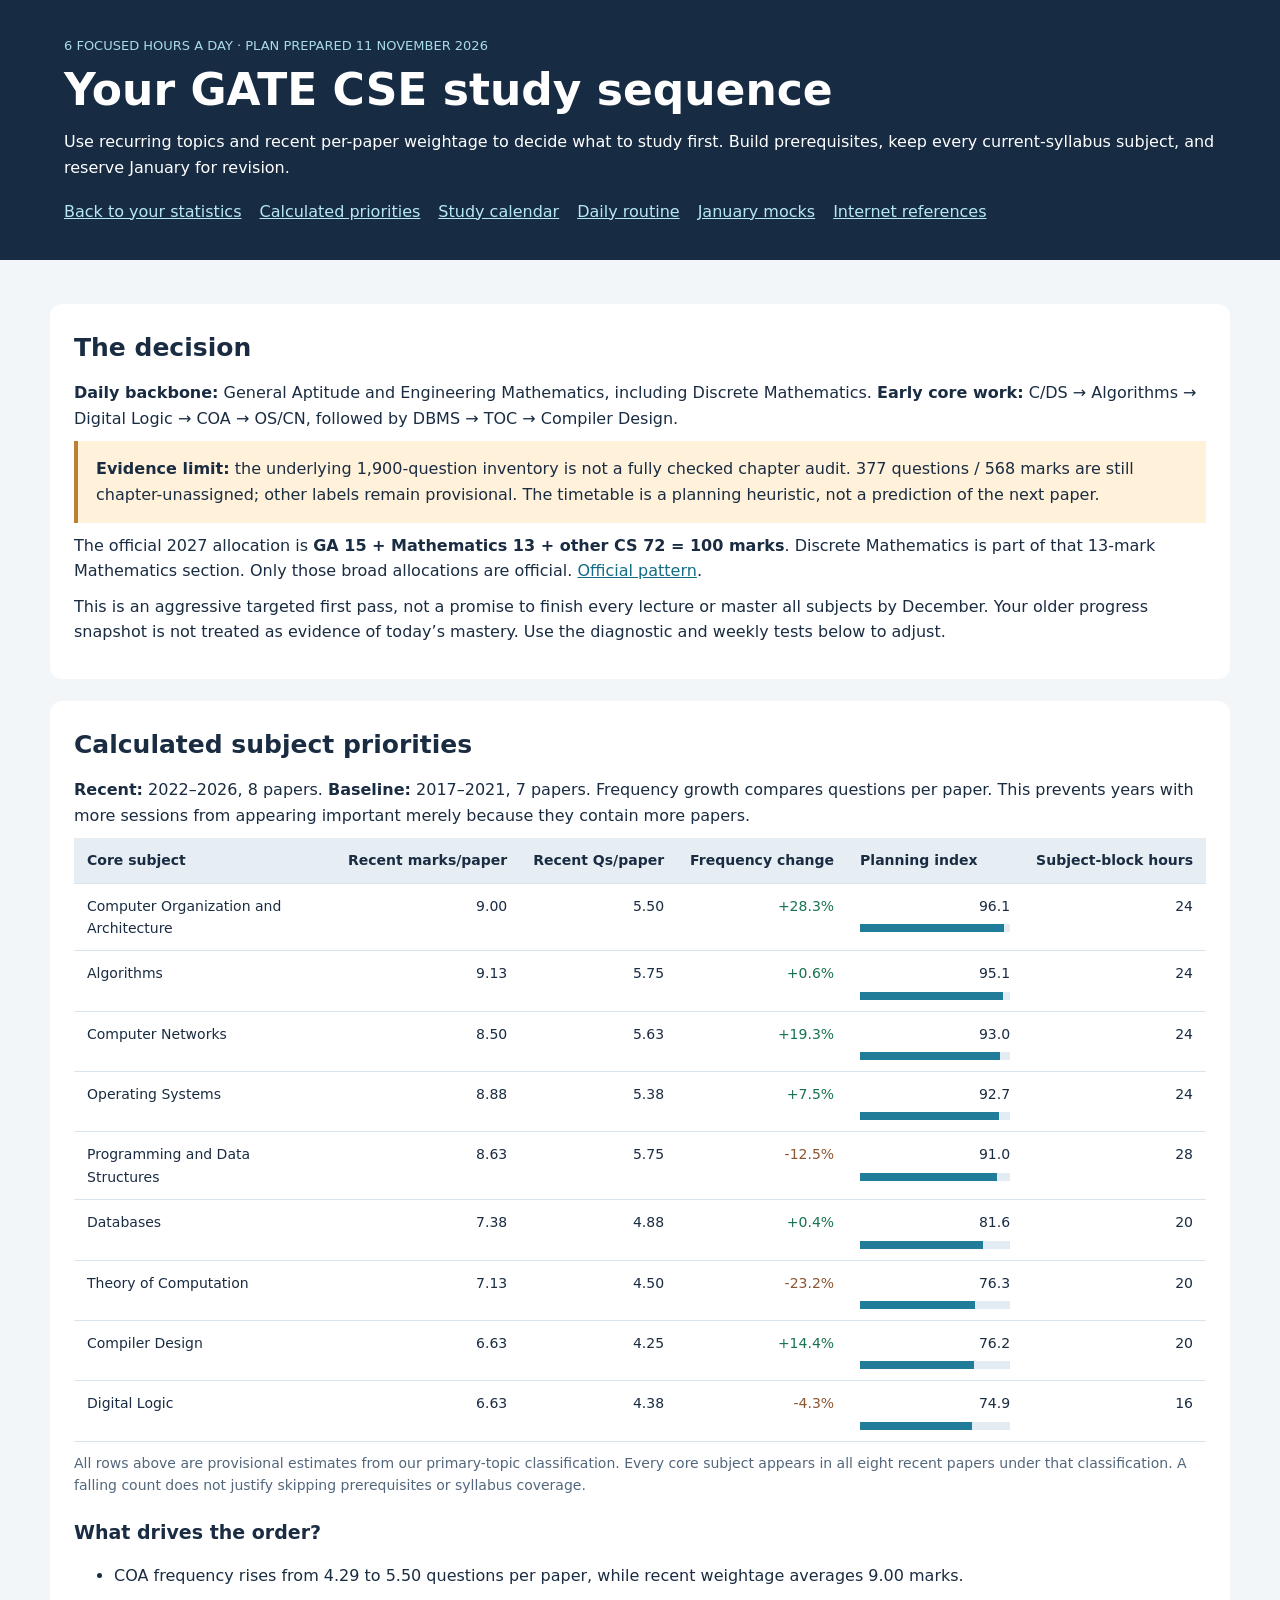
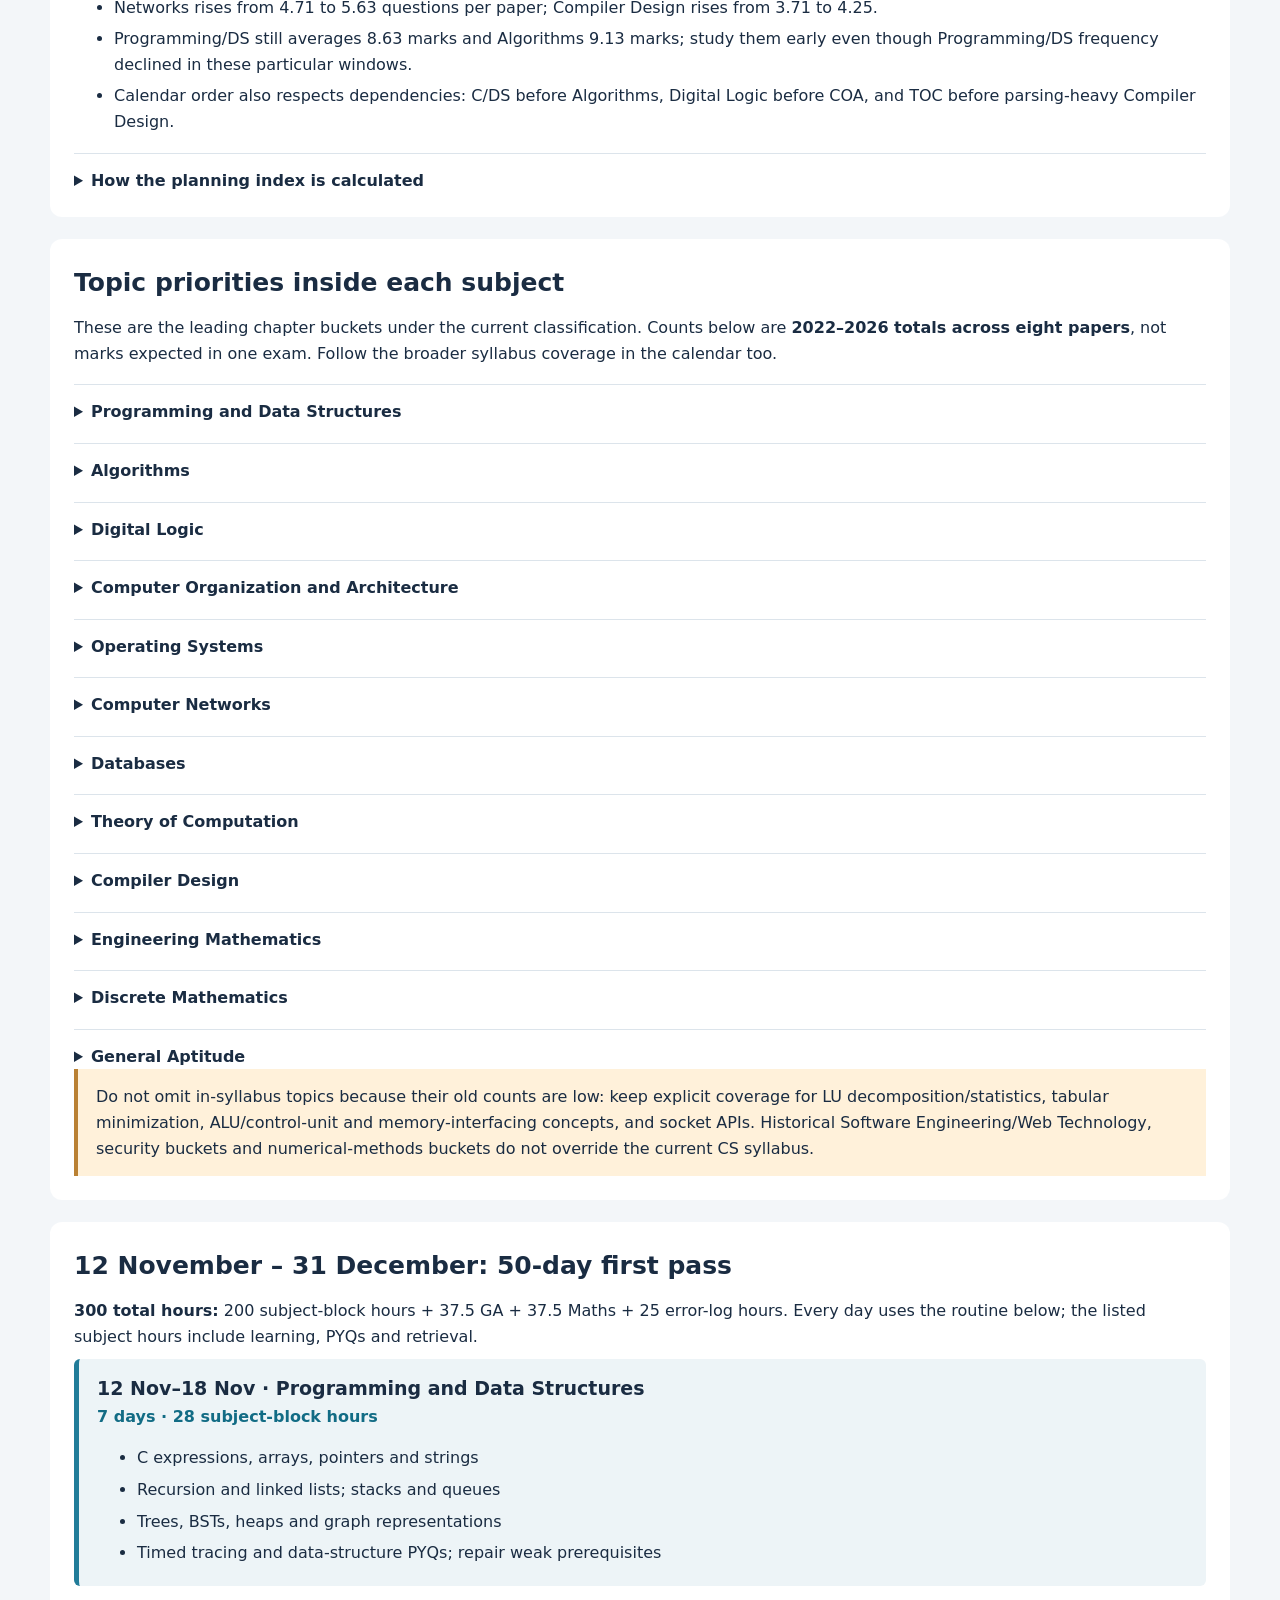
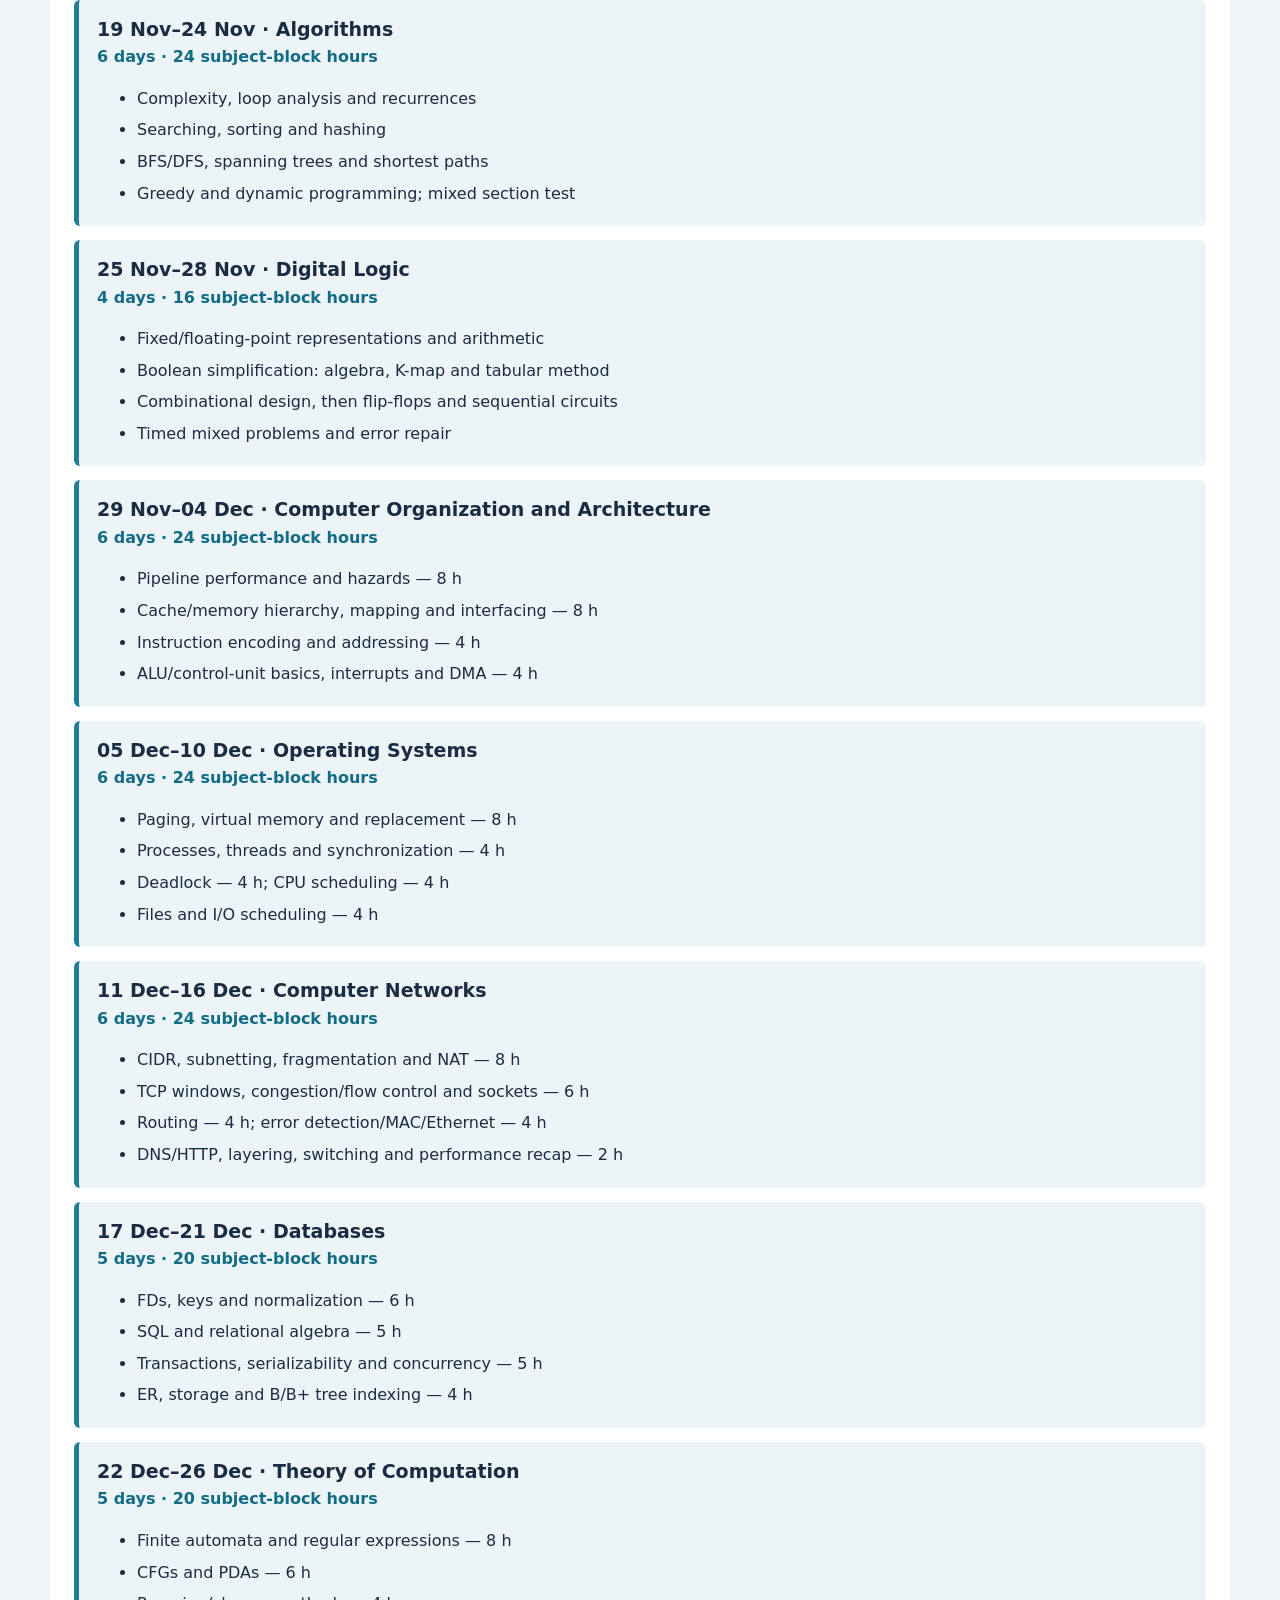
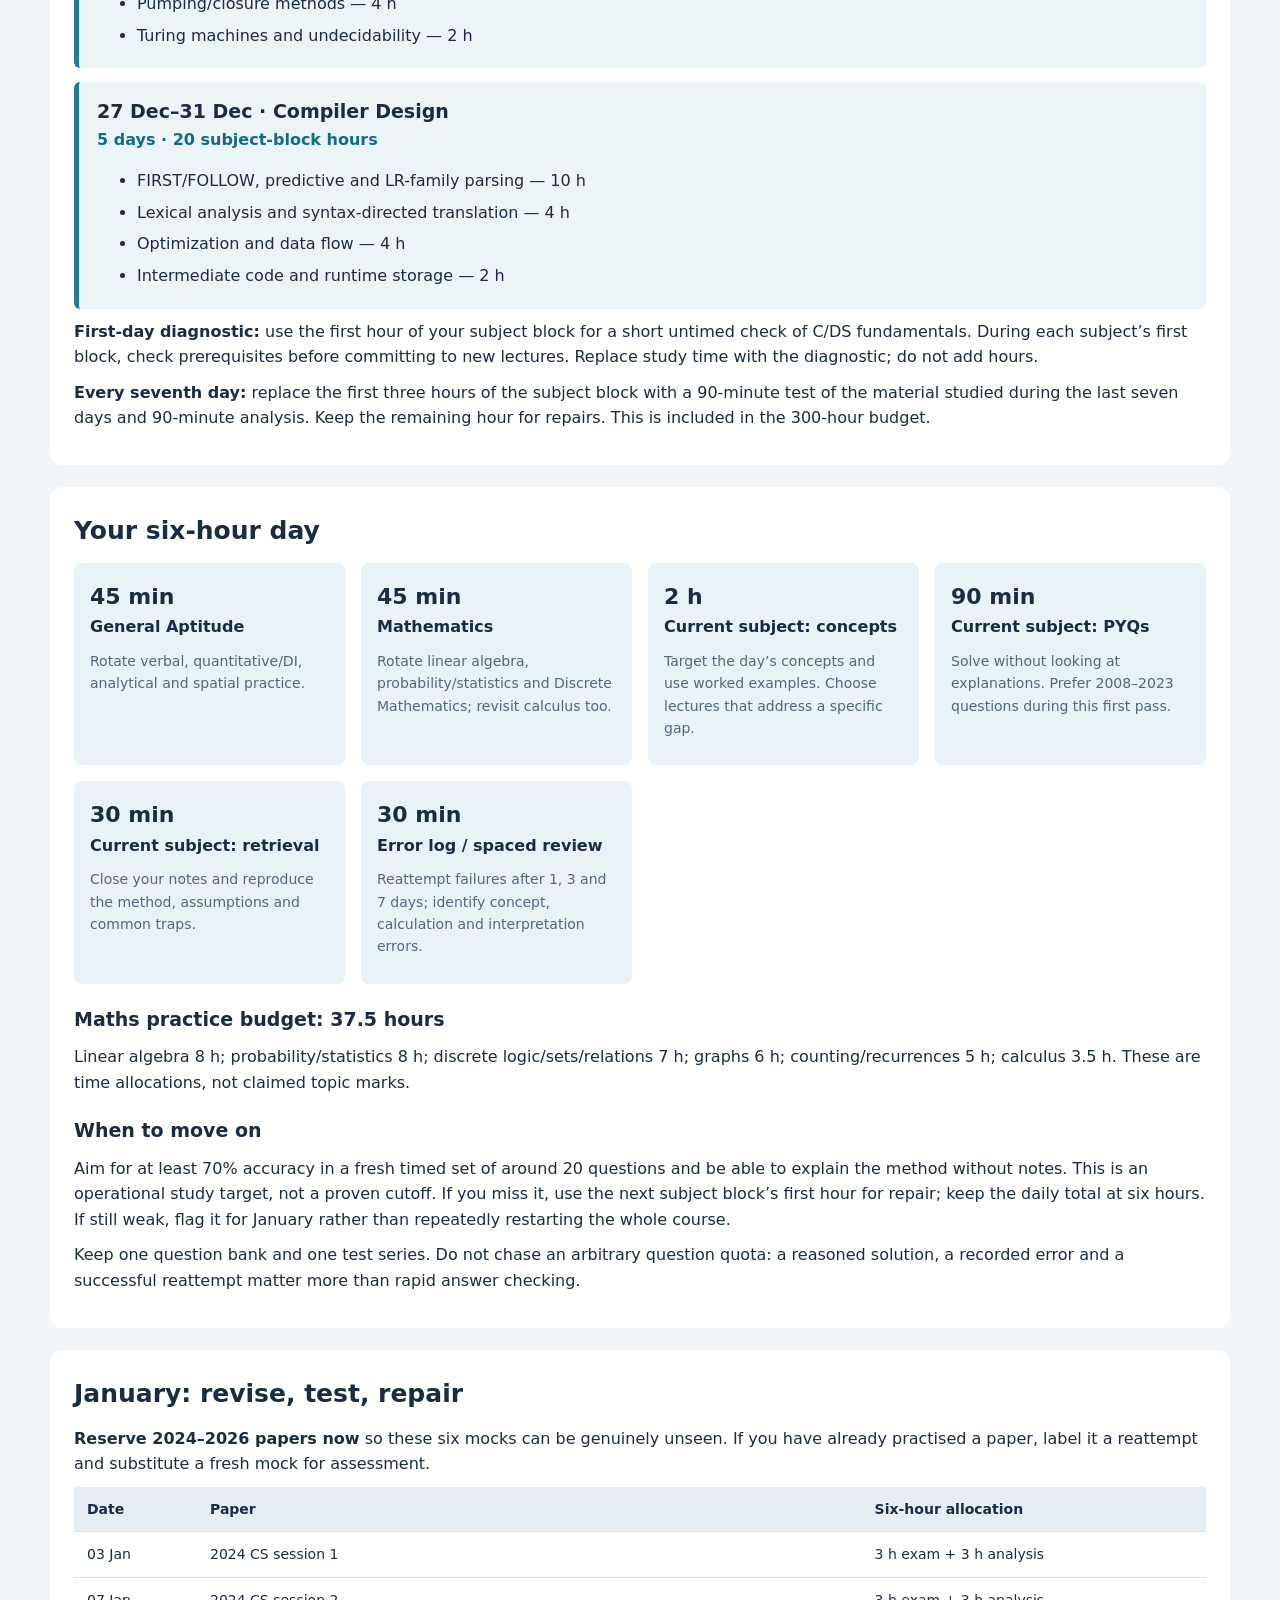
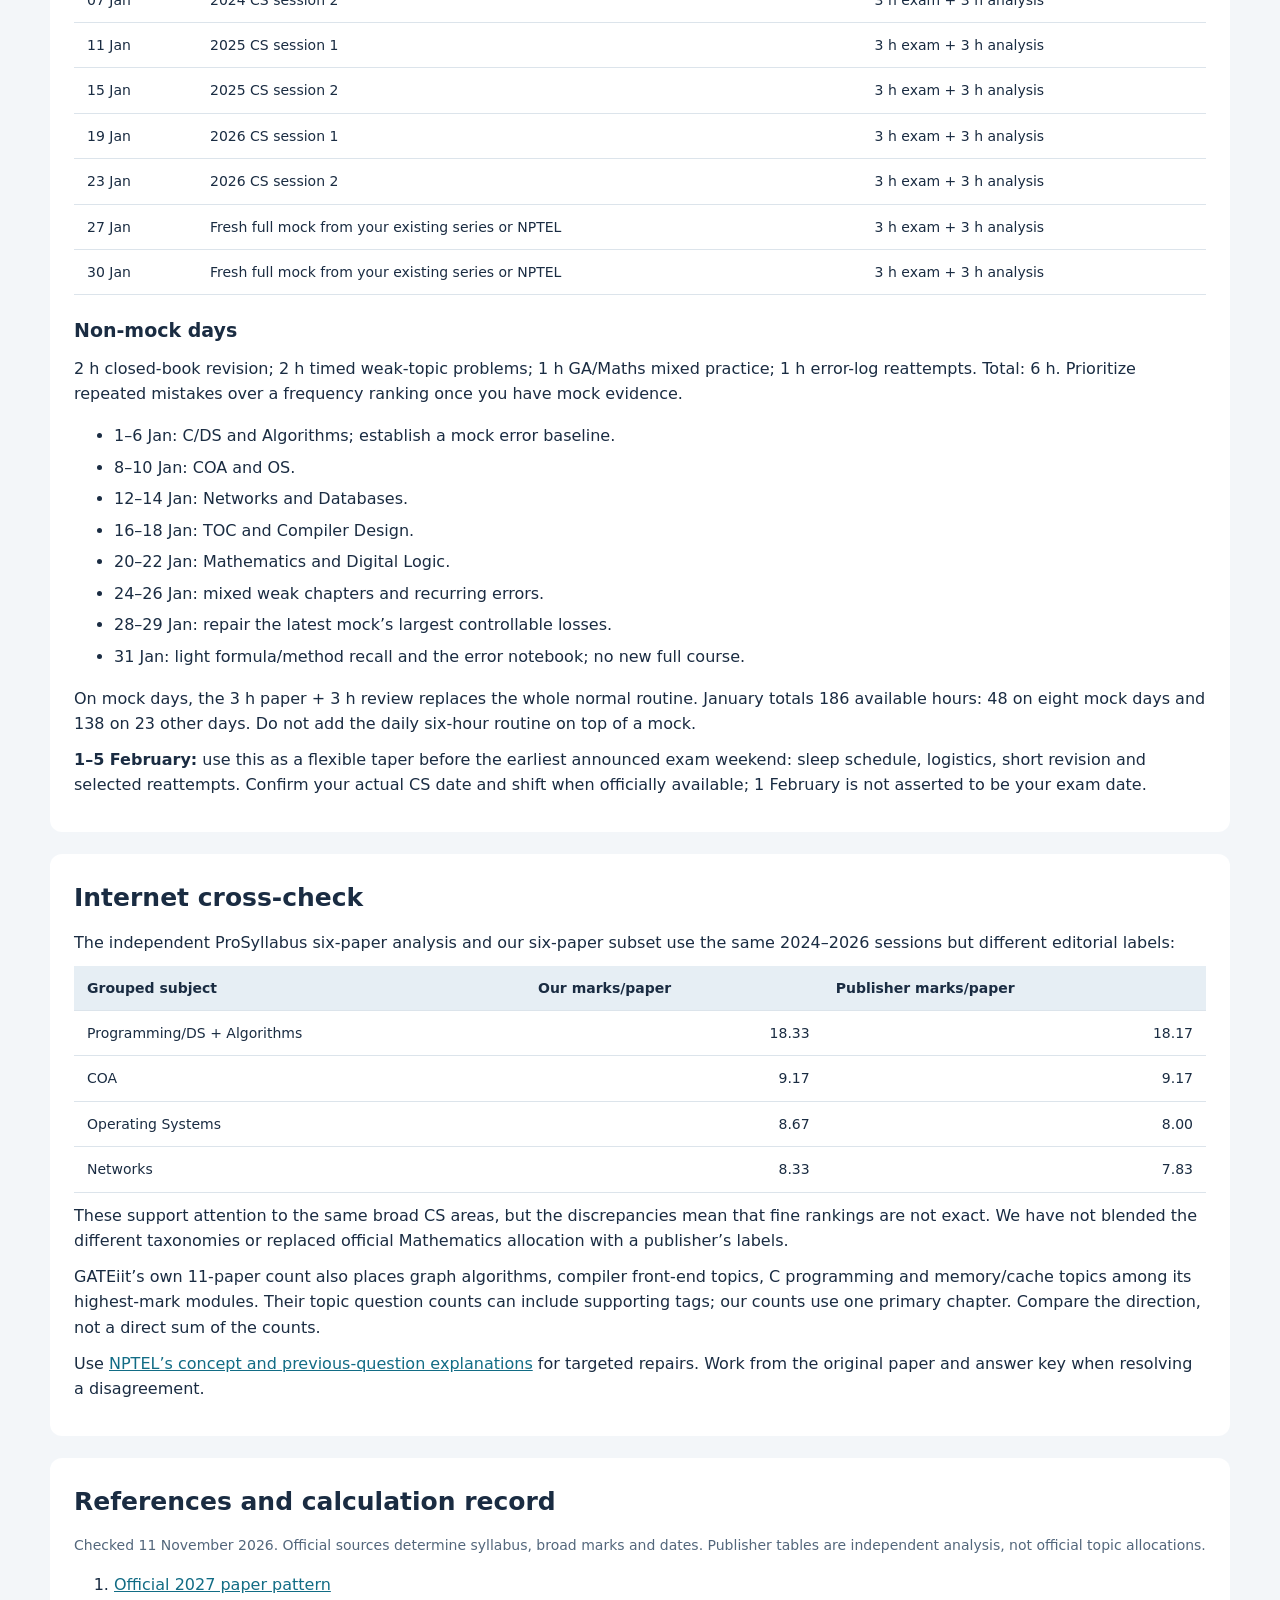
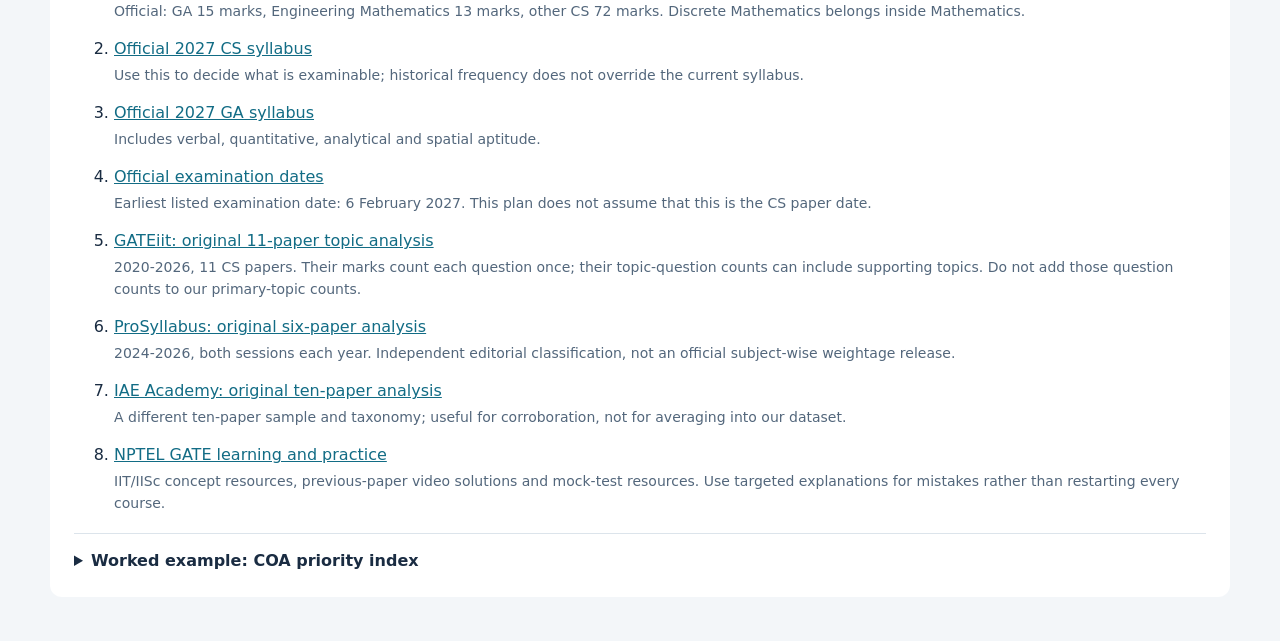
<file: docs/gate-study-plan.html>
<!doctype html><html lang="en"><meta charset="utf-8"><meta name="viewport" content="width=device-width,initial-scale=1"><title>GATE CSE 2027 — six-hour study plan</title><style>body{margin:0;background:#f3f6f9;color:#1a2c42;font:16px/1.6 system-ui,sans-serif}header{background:#172b43;color:#fff;padding:36px max(5vw,18px)}header h1{font-size:clamp(28px,4vw,44px);line-height:1.15;margin:8px 0 14px}main{max-width:1180px;margin:auto;padding:22px}section{background:#fff;padding:24px;margin:22px 0;border-radius:12px}h2{font-size:25px;margin:0 0 12px}h3{font-size:19px;margin:20px 0 8px}p{margin:10px 0}a{color:#126c85}header a{color:#b6e8f4}.note{border-left:4px solid #ba8133;background:#fff1da;padding:15px 18px}.muted{font-size:14px;color:#53677c}.grid{display:grid;grid-template-columns:repeat(auto-fit,minmax(240px,1fr));gap:16px}.dayblock{padding:16px;background:#e9f2f6;border-radius:8px}.dayblock strong{font-size:22px;display:block}.timeline{display:grid;gap:14px}.stage{border-left:5px solid #217c99;padding:14px 18px;background:#edf4f7;border-radius:6px}.stage h3{margin:0}.stage ul{margin-bottom:0}.hours{color:#126c85;font-weight:700}.wrap{overflow-x:auto}table{border-collapse:collapse;width:100%;font-size:14px}th,td{text-align:left;padding:11px 13px;border-bottom:1px solid #dce4eb;vertical-align:top}th{background:#e6eef4;white-space:nowrap}td.num{text-align:right;font-variant-numeric:tabular-nums}.up{color:#17734f}.down{color:#8a5632}.scorebar{width:150px;background:#e2ecf2;height:8px;margin-top:7px}.scorebar span{display:block;height:100%;background:#217c99}details{border-top:1px solid #dce4eb;padding-top:14px;margin-top:18px}summary{cursor:pointer;font-weight:650}li{margin:6px 0}code{background:#eaf0f5;padding:3px 5px}.source-list li{margin-bottom:14px}.source-list p{margin:2px 0}nav{display:flex;flex-wrap:wrap;gap:18px;margin-top:18px}.tag{font-size:13px;color:#a9dae7}button{font:inherit;padding:9px 14px;background:#217c99;color:white;border:0;border-radius:6px;cursor:pointer}@media(max-width:600px){main{padding:12px}section{padding:17px}th,td{padding:9px;font-size:13px}}@media print{body{background:white}section{break-inside:avoid}header{color:#172b43;background:white}button{display:none}}</style><header><div class="tag">6 FOCUSED HOURS A DAY · PLAN PREPARED 11 NOVEMBER 2026</div><h1>Your GATE CSE study sequence</h1><p>Use recurring topics and recent per-paper weightage to decide what to study first. Build prerequisites, keep every current-syllabus subject, and reserve January for revision.</p><nav><a href="https://ansh1040.github.io/New/#gate-question-statistics">Back to your statistics</a><a href="#priorities">Calculated priorities</a><a href="#calendar">Study calendar</a><a href="#daily">Daily routine</a><a href="#january">January mocks</a><a href="#sources">Internet references</a></nav></header><main><section><h2>The decision</h2><p><b>Daily backbone:</b> General Aptitude and Engineering Mathematics, including Discrete Mathematics. <b>Early core work:</b> C/DS → Algorithms → Digital Logic → COA → OS/CN, followed by DBMS → TOC → Compiler Design.</p><div class="note"><b>Evidence limit:</b> the underlying 1,900-question inventory is not a fully checked chapter audit. 377 questions / 568 marks are still chapter-unassigned; other labels remain provisional. The timetable is a planning heuristic, not a prediction of the next paper.</div><p>The official 2027 allocation is <b>GA 15 + Mathematics 13 + other CS 72 = 100 marks</b>. Discrete Mathematics is part of that 13-mark Mathematics section. Only those broad allocations are official. <a href="https://gate2027.iitm.ac.in/question_paper_pattern">Official pattern</a>.</p><p>This is an aggressive targeted first pass, not a promise to finish every lecture or master all subjects by December. Your older progress snapshot is not treated as evidence of today’s mastery. Use the diagnostic and weekly tests below to adjust.</p></section><section id="priorities"><h2>Calculated subject priorities</h2><p><b>Recent:</b> 2022–2026, 8 papers. <b>Baseline:</b> 2017–2021, 7 papers. Frequency growth compares questions per paper. This prevents years with more sessions from appearing important merely because they contain more papers.</p><div class="wrap"><table><tr><th>Core subject</th><th>Recent marks/paper</th><th>Recent Qs/paper</th><th>Frequency change</th><th>Planning index</th><th>Subject-block hours</th></tr><tr><td>Computer Organization and Architecture</td><td class="num">9.00</td><td class="num">5.50</td><td class="num up">+28.3%</td><td class="num">96.1<div class="scorebar"><span style="width:96.06144530474488%"></span></div></td><td class="num">24</td></tr><tr><td>Algorithms</td><td class="num">9.13</td><td class="num">5.75</td><td class="num up">+0.6%</td><td class="num">95.1<div class="scorebar"><span style="width:95.0625%"></span></div></td><td class="num">24</td></tr><tr><td>Computer Networks</td><td class="num">8.50</td><td class="num">5.63</td><td class="num up">+19.3%</td><td class="num">93.0<div class="scorebar"><span style="width:92.96368238670205%"></span></div></td><td class="num">24</td></tr><tr><td>Operating Systems</td><td class="num">8.88</td><td class="num">5.38</td><td class="num up">+7.5%</td><td class="num">92.7<div class="scorebar"><span style="width:92.74970220369268%"></span></div></td><td class="num">24</td></tr><tr><td>Programming and Data Structures</td><td class="num">8.63</td><td class="num">5.75</td><td class="num down">-12.5%</td><td class="num">91.0<div class="scorebar"><span style="width:91.01027397260275%"></span></div></td><td class="num">28</td></tr><tr><td>Databases</td><td class="num">7.38</td><td class="num">4.88</td><td class="num up">+0.4%</td><td class="num">81.6<div class="scorebar"><span style="width:81.64337578390499%"></span></div></td><td class="num">20</td></tr><tr><td>Theory of Computation</td><td class="num">7.13</td><td class="num">4.50</td><td class="num down">-23.2%</td><td class="num">76.3<div class="scorebar"><span style="width:76.2892401109836%"></span></div></td><td class="num">20</td></tr><tr><td>Compiler Design</td><td class="num">6.63</td><td class="num">4.25</td><td class="num up">+14.4%</td><td class="num">76.2<div class="scorebar"><span style="width:76.22193842488662%"></span></div></td><td class="num">20</td></tr><tr><td>Digital Logic</td><td class="num">6.63</td><td class="num">4.38</td><td class="num down">-4.3%</td><td class="num">74.9<div class="scorebar"><span style="width:74.89342149344847%"></span></div></td><td class="num">16</td></tr></table></div><p class="muted">All rows above are provisional estimates from our primary-topic classification. Every core subject appears in all eight recent papers under that classification. A falling count does not justify skipping prerequisites or syllabus coverage.</p><h3>What drives the order?</h3><ul><li>COA frequency rises from 4.29 to 5.50 questions per paper, while recent weightage averages 9.00 marks.</li><li>Networks rises from 4.71 to 5.63 questions per paper; Compiler Design rises from 3.71 to 4.25.</li><li>Programming/DS still averages 8.63 marks and Algorithms 9.13 marks; study them early even though Programming/DS frequency declined in these particular windows.</li><li>Calendar order also respects dependencies: C/DS before Algorithms, Digital Logic before COA, and TOC before parsing-heavy Compiler Design.</li></ul><details><summary>How the planning index is calculated</summary><p>Score = 100 x (0.50 normalized recent marks/paper + 0.25 normalized recent questions/paper + 0.15 recent paper coverage + 0.10 trend component). Trend component = clip(0.5 + relative questions/paper growth, 0, 1).</p><p>Normalize recent marks and questions by the largest corresponding value among the nine core subjects. Coverage = fraction of recent papers containing the subject. Growth = (recent Qs/paper ÷ baseline Qs/paper) − 1. Clipping prevents growth contributing more than ten index points. The index is not a likelihood, a score forecast or expected marks.</p><p>For chapter rankings, normalize within the subject. When the baseline has fewer than five questions, use neutral trend = 0.5, rather than rewarding a large percentage from a tiny count. Unassigned, historical and out-of-scope buckets are not ranked.</p><p>The timetable adds prerequisite and minimum-coverage constraints, then rounds hours into usable blocks. It is not a pure proportional allocation of the index. GA and Maths get fixed daily practice instead of competing with the nine core subjects.</p></details></section><section><h2>Topic priorities inside each subject</h2><p>These are the leading chapter buckets under the current classification. Counts below are <b>2022–2026 totals across eight papers</b>, not marks expected in one exam. Follow the broader syllabus coverage in the calendar too.</p><details><summary>Programming and Data Structures</summary><div class="wrap"><table><tr><th>Chapter</th><th>Questions</th><th>Marks</th><th>Papers containing it</th></tr><tr><td>C pointers</td><td class="num">11</td><td class="num">16</td><td class="num">4/8</td></tr><tr><td>C strings</td><td class="num">9</td><td class="num">13</td><td class="num">4/8</td></tr><tr><td>Stacks</td><td class="num">8</td><td class="num">14</td><td class="num">4/8</td></tr><tr><td>Linked lists</td><td class="num">6</td><td class="num">8</td><td class="num">4/8</td></tr></table></div></details><details><summary>Algorithms</summary><div class="wrap"><table><tr><th>Chapter</th><th>Questions</th><th>Marks</th><th>Papers containing it</th></tr><tr><td>Spanning trees</td><td class="num">12</td><td class="num">22</td><td class="num">4/8</td></tr><tr><td>Asymptotic analysis</td><td class="num">11</td><td class="num">15</td><td class="num">4/8</td></tr><tr><td>Loop analysis</td><td class="num">7</td><td class="num">10</td><td class="num">4/8</td></tr><tr><td>Recurrences</td><td class="num">5</td><td class="num">7</td><td class="num">3/8</td></tr></table></div></details><details><summary>Digital Logic</summary><div class="wrap"><table><tr><th>Chapter</th><th>Questions</th><th>Marks</th><th>Papers containing it</th></tr><tr><td>Boolean functions</td><td class="num">11</td><td class="num">17</td><td class="num">6/8</td></tr><tr><td>Floating point</td><td class="num">12</td><td class="num">17</td><td class="num">4/8</td></tr><tr><td>Combinational circuits</td><td class="num">4</td><td class="num">7</td><td class="num">3/8</td></tr><tr><td>Sequential circuits</td><td class="num">4</td><td class="num">7</td><td class="num">3/8</td></tr></table></div></details><details><summary>Computer Organization and Architecture</summary><div class="wrap"><table><tr><th>Chapter</th><th>Questions</th><th>Marks</th><th>Papers containing it</th></tr><tr><td>Pipelines</td><td class="num">14</td><td class="num">22</td><td class="num">7/8</td></tr><tr><td>Memory hierarchy</td><td class="num">6</td><td class="num">10</td><td class="num">4/8</td></tr><tr><td>Input/output</td><td class="num">4</td><td class="num">5</td><td class="num">3/8</td></tr><tr><td>Instruction encoding</td><td class="num">4</td><td class="num">5</td><td class="num">2/8</td></tr></table></div></details><details><summary>Operating Systems</summary><div class="wrap"><table><tr><th>Chapter</th><th>Questions</th><th>Marks</th><th>Papers containing it</th></tr><tr><td>Page replacement</td><td class="num">7</td><td class="num">13</td><td class="num">4/8</td></tr><tr><td>Disks</td><td class="num">5</td><td class="num">10</td><td class="num">3/8</td></tr><tr><td>Paging</td><td class="num">5</td><td class="num">8</td><td class="num">4/8</td></tr><tr><td>Processes and threads</td><td class="num">5</td><td class="num">9</td><td class="num">3/8</td></tr></table></div></details><details><summary>Computer Networks</summary><div class="wrap"><table><tr><th>Chapter</th><th>Questions</th><th>Marks</th><th>Papers containing it</th></tr><tr><td>Addressing</td><td class="num">12</td><td class="num">20</td><td class="num">7/8</td></tr><tr><td>TCP</td><td class="num">7</td><td class="num">12</td><td class="num">7/8</td></tr><tr><td>Reliable links</td><td class="num">4</td><td class="num">6</td><td class="num">3/8</td></tr><tr><td>Application protocols</td><td class="num">4</td><td class="num">5</td><td class="num">2/8</td></tr></table></div></details><details><summary>Databases</summary><div class="wrap"><table><tr><th>Chapter</th><th>Questions</th><th>Marks</th><th>Papers containing it</th></tr><tr><td>Transactions</td><td class="num">20</td><td class="num">31</td><td class="num">6/8</td></tr><tr><td>Relational algebra</td><td class="num">5</td><td class="num">6</td><td class="num">3/8</td></tr><tr><td>Queries</td><td class="num">3</td><td class="num">6</td><td class="num">3/8</td></tr><tr><td>Decomposition</td><td class="num">2</td><td class="num">3</td><td class="num">2/8</td></tr></table></div></details><details><summary>Theory of Computation</summary><div class="wrap"><table><tr><th>Chapter</th><th>Questions</th><th>Marks</th><th>Papers containing it</th></tr><tr><td>Finite automata</td><td class="num">18</td><td class="num">30</td><td class="num">6/8</td></tr><tr><td>Regular languages</td><td class="num">7</td><td class="num">10</td><td class="num">4/8</td></tr><tr><td>Language closure</td><td class="num">3</td><td class="num">6</td><td class="num">2/8</td></tr><tr><td>Grammars</td><td class="num">3</td><td class="num">3</td><td class="num">1/8</td></tr></table></div></details><details><summary>Compiler Design</summary><div class="wrap"><table><tr><th>Chapter</th><th>Questions</th><th>Marks</th><th>Papers containing it</th></tr><tr><td>Bottom-up parsing</td><td class="num">20</td><td class="num">33</td><td class="num">7/8</td></tr><tr><td>Syntax-directed translation</td><td class="num">3</td><td class="num">6</td><td class="num">3/8</td></tr><tr><td>Predictive parsing</td><td class="num">3</td><td class="num">5</td><td class="num">3/8</td></tr><tr><td>Optimization</td><td class="num">2</td><td class="num">2</td><td class="num">1/8</td></tr></table></div></details><details><summary>Engineering Mathematics</summary><div class="wrap"><table><tr><th>Chapter</th><th>Questions</th><th>Marks</th><th>Papers containing it</th></tr><tr><td>Linear algebra</td><td class="num">13</td><td class="num">19</td><td class="num">8/8</td></tr><tr><td>Probability</td><td class="num">8</td><td class="num">11</td><td class="num">6/8</td></tr><tr><td>Random variables</td><td class="num">5</td><td class="num">9</td><td class="num">5/8</td></tr><tr><td>Calculus</td><td class="num">5</td><td class="num">6</td><td class="num">4/8</td></tr></table></div></details><details><summary>Discrete Mathematics</summary><div class="wrap"><table><tr><th>Chapter</th><th>Questions</th><th>Marks</th><th>Papers containing it</th></tr><tr><td>Graphs</td><td class="num">13</td><td class="num">23</td><td class="num">6/8</td></tr><tr><td>Relations</td><td class="num">5</td><td class="num">7</td><td class="num">5/8</td></tr><tr><td>Counting</td><td class="num">5</td><td class="num">7</td><td class="num">4/8</td></tr><tr><td>Logic</td><td class="num">5</td><td class="num">6</td><td class="num">5/8</td></tr></table></div></details><details><summary>General Aptitude</summary><div class="wrap"><table><tr><th>Chapter</th><th>Questions</th><th>Marks</th><th>Papers containing it</th></tr><tr><td>Spatial reasoning</td><td class="num">12</td><td class="num">19</td><td class="num">8/8</td></tr><tr><td>Geometry</td><td class="num">12</td><td class="num">19</td><td class="num">4/8</td></tr><tr><td>Logical reasoning</td><td class="num">8</td><td class="num">10</td><td class="num">6/8</td></tr><tr><td>Grammar</td><td class="num">8</td><td class="num">9</td><td class="num">6/8</td></tr></table></div></details><div class="note">Do not omit in-syllabus topics because their old counts are low: keep explicit coverage for LU decomposition/statistics, tabular minimization, ALU/control-unit and memory-interfacing concepts, and socket APIs. Historical Software Engineering/Web Technology, security buckets and numerical-methods buckets do not override the current CS syllabus.</div></section><section id="calendar"><h2>12 November – 31 December: 50-day first pass</h2><p><b>300 total hours:</b> 200 subject-block hours + 37.5 GA + 37.5 Maths + 25 error-log hours. Every day uses the routine below; the listed subject hours include learning, PYQs and retrieval.</p><div class="timeline"><article class="stage"><h3>12 Nov–18 Nov · Programming and Data Structures</h3><div class="hours">7 days · 28 subject-block hours</div><ul><li>C expressions, arrays, pointers and strings</li><li>Recursion and linked lists; stacks and queues</li><li>Trees, BSTs, heaps and graph representations</li><li>Timed tracing and data-structure PYQs; repair weak prerequisites</li></ul></article><article class="stage"><h3>19 Nov–24 Nov · Algorithms</h3><div class="hours">6 days · 24 subject-block hours</div><ul><li>Complexity, loop analysis and recurrences</li><li>Searching, sorting and hashing</li><li>BFS/DFS, spanning trees and shortest paths</li><li>Greedy and dynamic programming; mixed section test</li></ul></article><article class="stage"><h3>25 Nov–28 Nov · Digital Logic</h3><div class="hours">4 days · 16 subject-block hours</div><ul><li>Fixed/floating-point representations and arithmetic</li><li>Boolean simplification: algebra, K-map and tabular method</li><li>Combinational design, then flip-flops and sequential circuits</li><li>Timed mixed problems and error repair</li></ul></article><article class="stage"><h3>29 Nov–04 Dec · Computer Organization and Architecture</h3><div class="hours">6 days · 24 subject-block hours</div><ul><li>Pipeline performance and hazards — 8 h</li><li>Cache/memory hierarchy, mapping and interfacing — 8 h</li><li>Instruction encoding and addressing — 4 h</li><li>ALU/control-unit basics, interrupts and DMA — 4 h</li></ul></article><article class="stage"><h3>05 Dec–10 Dec · Operating Systems</h3><div class="hours">6 days · 24 subject-block hours</div><ul><li>Paging, virtual memory and replacement — 8 h</li><li>Processes, threads and synchronization — 4 h</li><li>Deadlock — 4 h; CPU scheduling — 4 h</li><li>Files and I/O scheduling — 4 h</li></ul></article><article class="stage"><h3>11 Dec–16 Dec · Computer Networks</h3><div class="hours">6 days · 24 subject-block hours</div><ul><li>CIDR, subnetting, fragmentation and NAT — 8 h</li><li>TCP windows, congestion/flow control and sockets — 6 h</li><li>Routing — 4 h; error detection/MAC/Ethernet — 4 h</li><li>DNS/HTTP, layering, switching and performance recap — 2 h</li></ul></article><article class="stage"><h3>17 Dec–21 Dec · Databases</h3><div class="hours">5 days · 20 subject-block hours</div><ul><li>FDs, keys and normalization — 6 h</li><li>SQL and relational algebra — 5 h</li><li>Transactions, serializability and concurrency — 5 h</li><li>ER, storage and B/B+ tree indexing — 4 h</li></ul></article><article class="stage"><h3>22 Dec–26 Dec · Theory of Computation</h3><div class="hours">5 days · 20 subject-block hours</div><ul><li>Finite automata and regular expressions — 8 h</li><li>CFGs and PDAs — 6 h</li><li>Pumping/closure methods — 4 h</li><li>Turing machines and undecidability — 2 h</li></ul></article><article class="stage"><h3>27 Dec–31 Dec · Compiler Design</h3><div class="hours">5 days · 20 subject-block hours</div><ul><li>FIRST/FOLLOW, predictive and LR-family parsing — 10 h</li><li>Lexical analysis and syntax-directed translation — 4 h</li><li>Optimization and data flow — 4 h</li><li>Intermediate code and runtime storage — 2 h</li></ul></article></div><p><b>First-day diagnostic:</b> use the first hour of your subject block for a short untimed check of C/DS fundamentals. During each subject’s first block, check prerequisites before committing to new lectures. Replace study time with the diagnostic; do not add hours.</p><p><b>Every seventh day:</b> replace the first three hours of the subject block with a 90-minute test of the material studied during the last seven days and 90-minute analysis. Keep the remaining hour for repairs. This is included in the 300-hour budget.</p></section><section id="daily"><h2>Your six-hour day</h2><div class="grid"><div class="dayblock"><strong>45 min</strong><b>General Aptitude</b><p class="muted">Rotate verbal, quantitative/DI, analytical and spatial practice.</p></div><div class="dayblock"><strong>45 min</strong><b>Mathematics</b><p class="muted">Rotate linear algebra, probability/statistics and Discrete Mathematics; revisit calculus too.</p></div><div class="dayblock"><strong>2 h</strong><b>Current subject: concepts</b><p class="muted">Target the day’s concepts and use worked examples. Choose lectures that address a specific gap.</p></div><div class="dayblock"><strong>90 min</strong><b>Current subject: PYQs</b><p class="muted">Solve without looking at explanations. Prefer 2008–2023 questions during this first pass.</p></div><div class="dayblock"><strong>30 min</strong><b>Current subject: retrieval</b><p class="muted">Close your notes and reproduce the method, assumptions and common traps.</p></div><div class="dayblock"><strong>30 min</strong><b>Error log / spaced review</b><p class="muted">Reattempt failures after 1, 3 and 7 days; identify concept, calculation and interpretation errors.</p></div></div><h3>Maths practice budget: 37.5 hours</h3><p>Linear algebra 8 h; probability/statistics 8 h; discrete logic/sets/relations 7 h; graphs 6 h; counting/recurrences 5 h; calculus 3.5 h. These are time allocations, not claimed topic marks.</p><h3>When to move on</h3><p>Aim for at least 70% accuracy in a fresh timed set of around 20 questions and be able to explain the method without notes. This is an operational study target, not a proven cutoff. If you miss it, use the next subject block’s first hour for repair; keep the daily total at six hours. If still weak, flag it for January rather than repeatedly restarting the whole course.</p><p>Keep one question bank and one test series. Do not chase an arbitrary question quota: a reasoned solution, a recorded error and a successful reattempt matter more than rapid answer checking.</p></section><section id="january"><h2>January: revise, test, repair</h2><p><b>Reserve 2024–2026 papers now</b> so these six mocks can be genuinely unseen. If you have already practised a paper, label it a reattempt and substitute a fresh mock for assessment.</p><div class="wrap"><table><tr><th>Date</th><th>Paper</th><th>Six-hour allocation</th></tr><tr><td>03 Jan</td><td>2024 CS session 1</td><td>3 h exam + 3 h analysis</td></tr><tr><td>07 Jan</td><td>2024 CS session 2</td><td>3 h exam + 3 h analysis</td></tr><tr><td>11 Jan</td><td>2025 CS session 1</td><td>3 h exam + 3 h analysis</td></tr><tr><td>15 Jan</td><td>2025 CS session 2</td><td>3 h exam + 3 h analysis</td></tr><tr><td>19 Jan</td><td>2026 CS session 1</td><td>3 h exam + 3 h analysis</td></tr><tr><td>23 Jan</td><td>2026 CS session 2</td><td>3 h exam + 3 h analysis</td></tr><tr><td>27 Jan</td><td>Fresh full mock from your existing series or NPTEL</td><td>3 h exam + 3 h analysis</td></tr><tr><td>30 Jan</td><td>Fresh full mock from your existing series or NPTEL</td><td>3 h exam + 3 h analysis</td></tr></table></div><h3>Non-mock days</h3><p>2 h closed-book revision; 2 h timed weak-topic problems; 1 h GA/Maths mixed practice; 1 h error-log reattempts. Total: 6 h. Prioritize repeated mistakes over a frequency ranking once you have mock evidence.</p><ul><li>1–6 Jan: C/DS and Algorithms; establish a mock error baseline.</li><li>8–10 Jan: COA and OS.</li><li>12–14 Jan: Networks and Databases.</li><li>16–18 Jan: TOC and Compiler Design.</li><li>20–22 Jan: Mathematics and Digital Logic.</li><li>24–26 Jan: mixed weak chapters and recurring errors.</li><li>28–29 Jan: repair the latest mock’s largest controllable losses.</li><li>31 Jan: light formula/method recall and the error notebook; no new full course.</li></ul><p>On mock days, the 3 h paper + 3 h review replaces the whole normal routine. January totals 186 available hours: 48 on eight mock days and 138 on 23 other days. Do not add the daily six-hour routine on top of a mock.</p><p><b>1–5 February:</b> use this as a flexible taper before the earliest announced exam weekend: sleep schedule, logistics, short revision and selected reattempts. Confirm your actual CS date and shift when officially available; 1 February is not asserted to be your exam date.</p></section><section><h2>Internet cross-check</h2><p>The independent ProSyllabus six-paper analysis and our six-paper subset use the same 2024–2026 sessions but different editorial labels:</p><div class="wrap"><table><tr><th>Grouped subject</th><th>Our marks/paper</th><th>Publisher marks/paper</th></tr><tr><td>Programming/DS + Algorithms</td><td class="num">18.33</td><td class="num">18.17</td></tr><tr><td>COA</td><td class="num">9.17</td><td class="num">9.17</td></tr><tr><td>Operating Systems</td><td class="num">8.67</td><td class="num">8.00</td></tr><tr><td>Networks</td><td class="num">8.33</td><td class="num">7.83</td></tr></table></div><p>These support attention to the same broad CS areas, but the discrepancies mean that fine rankings are not exact. We have not blended the different taxonomies or replaced official Mathematics allocation with a publisher’s labels.</p><p>GATEiit’s own 11-paper count also places graph algorithms, compiler front-end topics, C programming and memory/cache topics among its highest-mark modules. Their topic question counts can include supporting tags; our counts use one primary chapter. Compare the direction, not a direct sum of the counts.</p><p>Use <a href="https://gate.nptel.ac.in/">NPTEL’s concept and previous-question explanations</a> for targeted repairs. Work from the original paper and answer key when resolving a disagreement.</p></section><section id="sources"><h2>References and calculation record</h2><p class="muted">Checked 11 November 2026. Official sources determine syllabus, broad marks and dates. Publisher tables are independent analysis, not official topic allocations.</p><ol class="source-list"><li><a href="https://gate2027.iitm.ac.in/question_paper_pattern" target="_blank" rel="noopener">Official 2027 paper pattern</a><p class="muted">Official: GA 15 marks, Engineering Mathematics 13 marks, other CS 72 marks. Discrete Mathematics belongs inside Mathematics.</p></li><li><a href="https://gate2027.iitm.ac.in/static/doc/GATE2027_Syllabus/CS_GATE2027_Syllabus.pdf" target="_blank" rel="noopener">Official 2027 CS syllabus</a><p class="muted">Use this to decide what is examinable; historical frequency does not override the current syllabus.</p></li><li><a href="https://gate2027.iitm.ac.in/static/doc/GATE2027_Syllabus/GA_GATE2027_Syllabus.pdf" target="_blank" rel="noopener">Official 2027 GA syllabus</a><p class="muted">Includes verbal, quantitative, analytical and spatial aptitude.</p></li><li><a href="https://gate2027.iitm.ac.in/important_dates" target="_blank" rel="noopener">Official examination dates</a><p class="muted">Earliest listed examination date: 6 February 2027. This plan does not assume that this is the CS paper date.</p></li><li><a href="https://gateiit.in/gate-cse/pyq/analysis" target="_blank" rel="noopener">GATEiit: original 11-paper topic analysis</a><p class="muted">2020-2026, 11 CS papers. Their marks count each question once; their topic-question counts can include supporting topics. Do not add those question counts to our primary-topic counts.</p></li><li><a href="https://www.prosyllabus.com/hub/gate-cs-topic-wise-weightage" target="_blank" rel="noopener">ProSyllabus: original six-paper analysis</a><p class="muted">2024-2026, both sessions each year. Independent editorial classification, not an official subject-wise weightage release.</p></li><li><a href="https://iaeacademy.in/blog/gate-cs-where-the-marks-are" target="_blank" rel="noopener">IAE Academy: original ten-paper analysis</a><p class="muted">A different ten-paper sample and taxonomy; useful for corroboration, not for averaging into our dataset.</p></li><li><a href="https://gate.nptel.ac.in/" target="_blank" rel="noopener">NPTEL GATE learning and practice</a><p class="muted">IIT/IISc concept resources, previous-paper video solutions and mock-test resources. Use targeted explanations for mistakes rather than restarting every course.</p></li></ol><details><summary>Worked example: COA priority index</summary><p>Baseline frequency = 30/7 = 4.286 questions/paper. Recent frequency = 44/8 = 5.50. Growth = (5.50 / 4.286 − 1) = 28.33%. Recent marks = 72/8 = 9.00 per paper.</p><p>Among the nine core subjects, the largest recent mark average is 9.125 and the largest question average is 5.75. COA coverage is 8/8. Trend component = 0.5 + 0.2833 = 0.7833.</p><p>Index = 100 × [0.50 × (9/9.125) + 0.25 × (5.5/5.75) + 0.15 × 1 + 0.10 × 0.7833] = 96.1. Its timetable remains six days because prerequisites and all-subject coverage also constrain the plan.</p></details></section></main></html>
</file>
